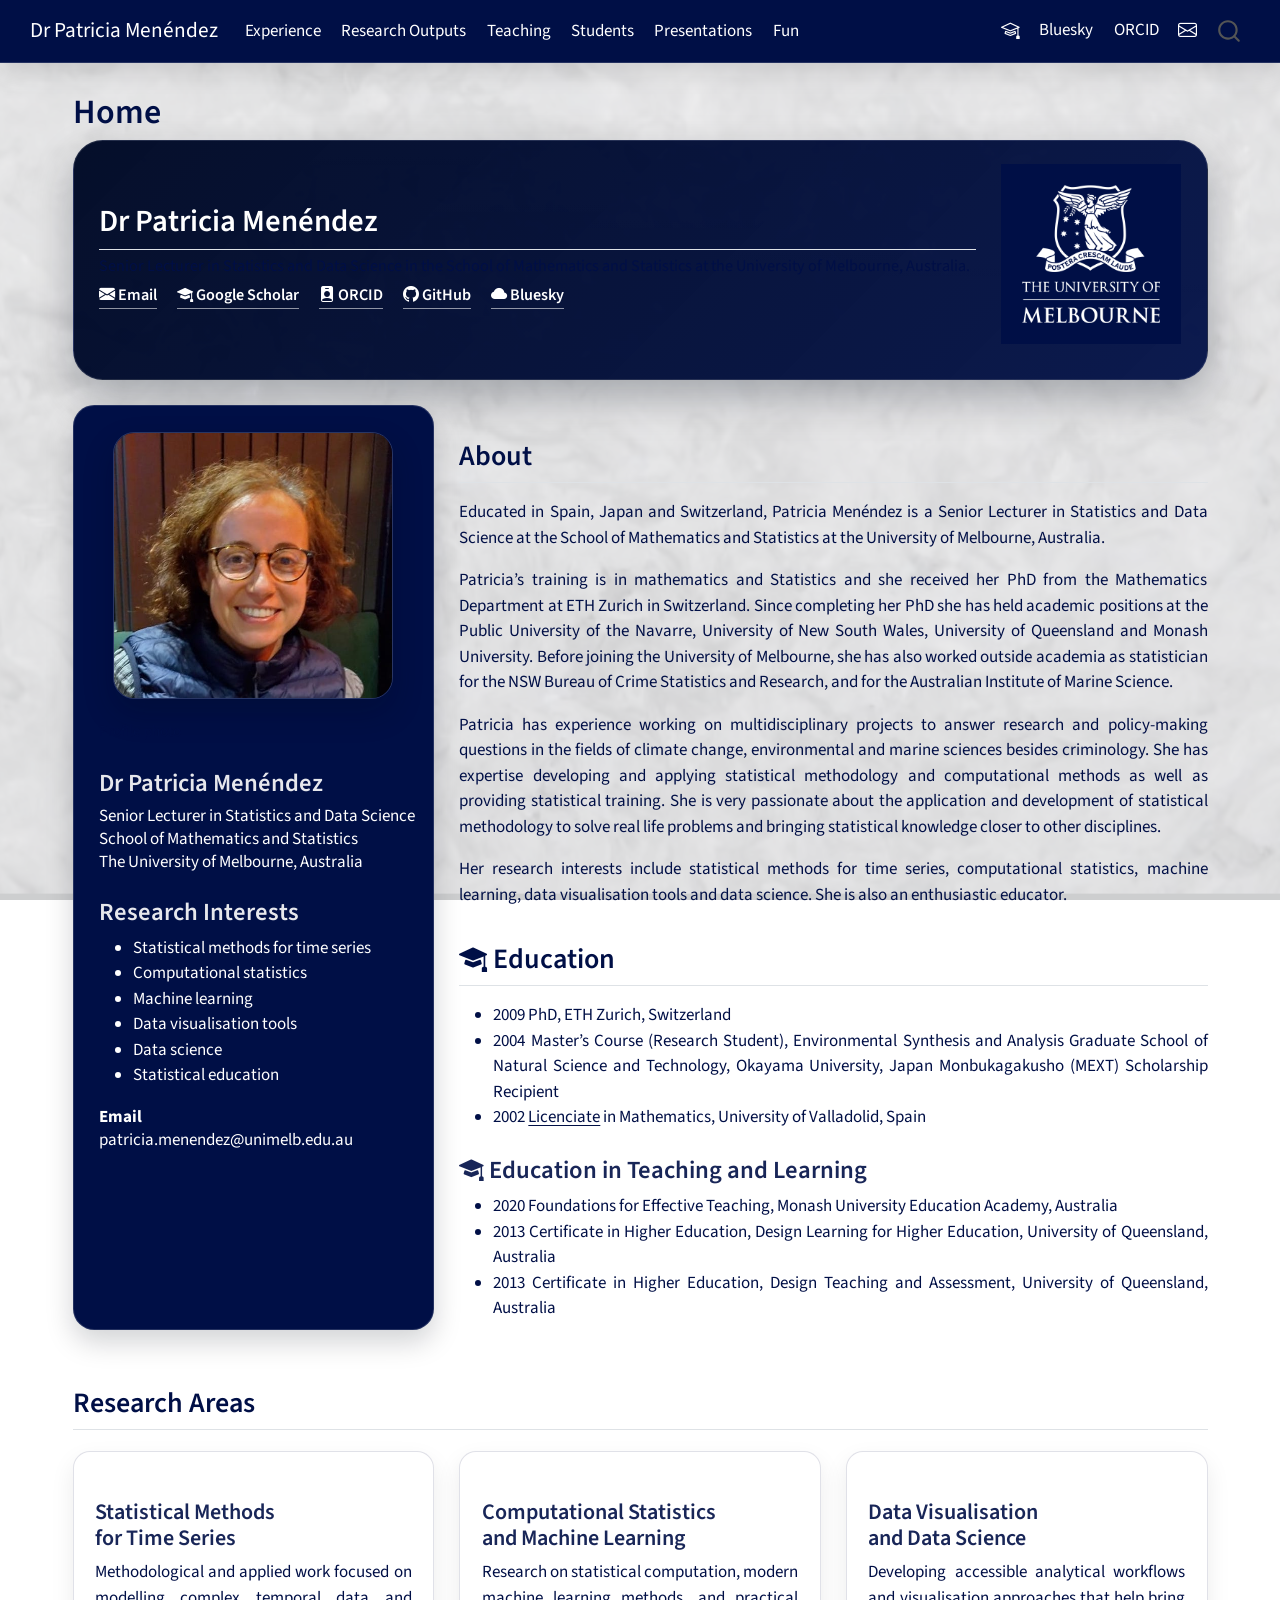
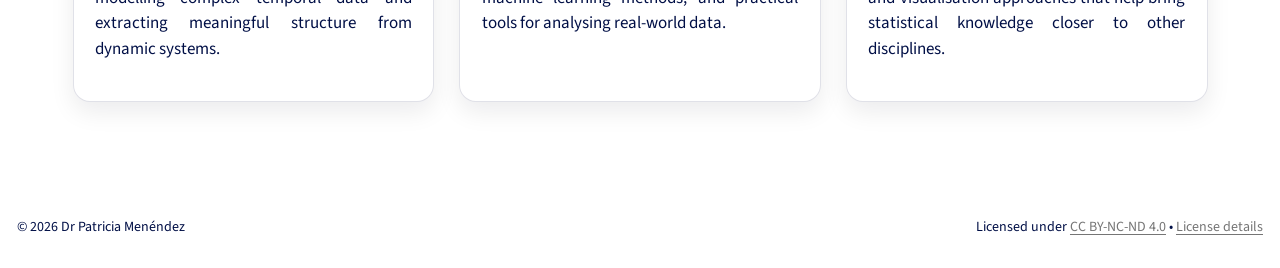
<file: index.html>
<!DOCTYPE html>
<html xmlns="http://www.w3.org/1999/xhtml" lang="en" xml:lang="en"><head>

<meta charset="utf-8">
<meta name="generator" content="quarto-1.9.37">

<meta name="viewport" content="width=device-width, initial-scale=1.0, user-scalable=yes">


<title>Home – Dr Patricia Menéndez</title>
<style>
/* Default styles provided by pandoc.
** See https://pandoc.org/MANUAL.html#variables-for-html for config info.
*/
code{white-space: pre-wrap;}
span.smallcaps{font-variant: small-caps;}
div.columns{display: flex; gap: min(4vw, 1.5em);}
div.column{flex: auto; overflow-x: auto;}
div.hanging-indent{margin-left: 1.5em; text-indent: -1.5em;}
ul.task-list{list-style: none;}
ul.task-list li input[type="checkbox"] {
  width: 0.8em;
  margin: 0 0.8em 0.2em -1em; /* quarto-specific, see https://github.com/quarto-dev/quarto-cli/issues/4556 */ 
  vertical-align: middle;
}
</style>


<script src="site_libs/quarto-nav/quarto-nav.js"></script>
<script src="site_libs/quarto-nav/headroom.min.js"></script>
<script src="site_libs/clipboard/clipboard.min.js"></script>
<script src="site_libs/quarto-search/autocomplete.umd.js"></script>
<script src="site_libs/quarto-search/fuse.min.js"></script>
<script src="site_libs/quarto-search/quarto-search.js"></script>
<meta name="quarto:offset" content="./">
<script src="site_libs/quarto-html/quarto.js" type="module"></script>
<script src="site_libs/quarto-html/tabsets/tabsets.js" type="module"></script>
<script src="site_libs/quarto-html/popper.min.js"></script>
<script src="site_libs/quarto-html/tippy.umd.min.js"></script>
<script src="site_libs/quarto-html/anchor.min.js"></script>
<link href="site_libs/quarto-html/tippy.css" rel="stylesheet">
<link href="site_libs/quarto-html/quarto-syntax-highlighting-7f8f88aac4f3542376d5c11b86a4c14d.css" rel="stylesheet" id="quarto-text-highlighting-styles">
<script src="site_libs/bootstrap/bootstrap.min.js"></script>
<link href="site_libs/bootstrap/bootstrap-icons.css" rel="stylesheet">
<link href="site_libs/bootstrap/bootstrap-4897d45d2f75ed4f519693be625836c5.min.css" rel="stylesheet" append-hash="true" id="quarto-bootstrap" data-mode="light">
<script id="quarto-search-options" type="application/json">{
  "location": "navbar",
  "copy-button": false,
  "collapse-after": 3,
  "panel-placement": "end",
  "type": "overlay",
  "limit": 50,
  "keyboard-shortcut": [
    "f",
    "/",
    "s"
  ],
  "show-item-context": false,
  "language": {
    "search-no-results-text": "No results",
    "search-matching-documents-text": "matching documents",
    "search-copy-link-title": "Copy link to search",
    "search-hide-matches-text": "Hide additional matches",
    "search-more-match-text": "more match in this document",
    "search-more-matches-text": "more matches in this document",
    "search-clear-button-title": "Clear",
    "search-text-placeholder": "",
    "search-detached-cancel-button-title": "Cancel",
    "search-submit-button-title": "Submit",
    "search-label": "Search"
  }
}</script>
<style>html{ scroll-behavior: smooth; }</style>


<link rel="stylesheet" href="styles.css">
</head>

<body class="nav-fixed quarto-light">

<div id="quarto-search-results"></div>
  <header id="quarto-header" class="headroom fixed-top">
    <nav class="navbar navbar-expand-lg " data-bs-theme="dark">
      <div class="navbar-container container-fluid">
      <div class="navbar-brand-container mx-auto">
    <a class="navbar-brand" href="./index.html">
    <span class="navbar-title">Dr Patricia Menéndez</span>
    </a>
  </div>
            <div id="quarto-search" class="" title="Search"></div>
          <button class="navbar-toggler" type="button" data-bs-toggle="collapse" data-bs-target="#navbarCollapse" aria-controls="navbarCollapse" role="menu" aria-expanded="false" aria-label="Toggle navigation" onclick="if (window.quartoToggleHeadroom) { window.quartoToggleHeadroom(); }">
  <span class="navbar-toggler-icon"></span>
</button>
          <div class="collapse navbar-collapse" id="navbarCollapse">
            <ul class="navbar-nav navbar-nav-scroll me-auto">
  <li class="nav-item">
    <a class="nav-link" href="./experience.html"> 
<span class="menu-text">Experience</span></a>
  </li>  
  <li class="nav-item">
    <a class="nav-link" href="./publications.html"> 
<span class="menu-text">Research Outputs</span></a>
  </li>  
  <li class="nav-item">
    <a class="nav-link" href="./teaching.html"> 
<span class="menu-text">Teaching</span></a>
  </li>  
  <li class="nav-item">
    <a class="nav-link" href="./students.html"> 
<span class="menu-text">Students</span></a>
  </li>  
  <li class="nav-item">
    <a class="nav-link" href="./presentations.html"> 
<span class="menu-text">Presentations</span></a>
  </li>  
  <li class="nav-item">
    <a class="nav-link" href="./hobbies.html"> 
<span class="menu-text">Fun</span></a>
  </li>  
</ul>
            <ul class="navbar-nav navbar-nav-scroll ms-auto">
  <li class="nav-item compact">
    <a class="nav-link" href="https://scholar.google.com/citations?user=6ynCG1MAAAAJ&amp;hl=en"> <i class="bi bi-mortarboard" role="img" aria-label="Google Scholar">
</i> 
<span class="menu-text"></span></a>
  </li>  
  <li class="nav-item">
    <a class="nav-link" href="https://bsky.app/profile/patriciamenendez.bsky.social"> 
<span class="menu-text">Bluesky</span></a>
  </li>  
  <li class="nav-item">
    <a class="nav-link" href="https://orcid.org/0000-0003-0701-6315"> 
<span class="menu-text">ORCID</span></a>
  </li>  
  <li class="nav-item compact">
    <a class="nav-link" href="mailto:patricia.menendez@unimelb.edu.au"> <i class="bi bi-envelope" role="img" aria-label="Email">
</i> 
<span class="menu-text"></span></a>
  </li>  
</ul>
          </div> <!-- /navcollapse -->
            <div class="quarto-navbar-tools">
</div>
      </div> <!-- /container-fluid -->
    </nav>
</header>
<!-- content -->
<div id="quarto-content" class="quarto-container page-columns page-rows-contents page-layout-full page-navbar">
<!-- sidebar -->
<!-- margin-sidebar -->
    
<!-- main -->
<main class="content column-page" id="quarto-document-content">

<header id="title-block-header" class="quarto-title-block default">
<div class="quarto-title">
<h1 class="title">Home</h1>
</div>



<div class="quarto-title-meta column-page">

    
  
    
  </div>
  


</header>


<div class="home-page">
<div class="hero-banner">
<div class="hero-layout">
<section id="dr-patricia-menéndez" class="level2 hero-copy">
<h2 class="anchored" data-anchor-id="dr-patricia-menéndez">Dr Patricia Menéndez</h2>
<div class="hero-subtitle">
<p>Senior Lecturer in Statistics and Data Science in the School of Mathematics and Statistics at the University of Melbourne, Australia.</p>
</div>
<div class="hero-links">
<p><a href="mailto:patricia.menendez@unimelb.edu.au" class="hero-link"><i class="bi bi-envelope-fill"></i> Email</a> <a href="https://scholar.google.com/citations?user=6ynCG1MAAAAJ&amp;hl=en" class="hero-link"><i class="bi bi-mortarboard-fill"></i> Google Scholar</a> <a href="https://orcid.org/0000-0003-0701-6315" class="hero-link"><i class="bi bi-person-badge-fill"></i> ORCID</a> <a href="https://github.com/" class="hero-link"><i class="bi bi-github"></i> GitHub</a> <a href="https://bsky.app/profile/patriciamenendez.bsky.social" class="hero-link"><i class="bi bi-cloud-fill"></i> Bluesky</a></p>
</div>
</section>
<div class="hero-mark">
<p><img src="photos/uom-logo.png" alt="The University of Melbourne logo" class="uom-logo-hero"></p>
</div>
</div>
</div>
<div class="grid">
<div class="g-col-12 g-col-md-4">
<div class="profile-panel">
<div class="quarto-figure quarto-figure-center">
<figure class="figure">
<p><img src="photos/profile-photo.jpeg" class="profile-photo img-fluid figure-img"></p>
<figcaption>Profile photo</figcaption>
</figure>
</div>
<section id="dr-patricia-menéndez-1" class="level3">
<h3 class="anchored" data-anchor-id="dr-patricia-menéndez-1">Dr Patricia Menéndez</h3>
<div class="profile-title-lines">
<div>
Senior Lecturer in Statistics and Data Science
</div>
<div>
School of Mathematics and Statistics
</div>
<div>
The University of Melbourne, Australia
</div>
</div>
</section>
<section id="research-interests" class="level3">
<h3 class="anchored" data-anchor-id="research-interests">Research Interests</h3>
<ul>
<li>Statistical methods for time series</li>
<li>Computational statistics</li>
<li>Machine learning</li>
<li>Data visualisation tools</li>
<li>Data science</li>
<li>Statistical education</li>
</ul>
<div class="profile-meta">
<p><strong>Email</strong><br>
patricia.menendez@unimelb.edu.au</p>
</div>
</section>
</div>
</div>
<div class="g-col-12 g-col-md-8">
<section id="about" class="level2">
<h2 class="anchored" data-anchor-id="about">About</h2>
<p>Educated in Spain, Japan and Switzerland, Patricia Menéndez is a Senior Lecturer in Statistics and Data Science at the School of Mathematics and Statistics at the University of Melbourne, Australia.</p>
<p>Patricia’s training is in mathematics and Statistics and she received her PhD from the Mathematics Department at ETH Zurich in Switzerland. Since completing her PhD she has held academic positions at the Public University of the Navarre, University of New South Wales, University of Queensland and Monash University. Before joining the University of Melbourne, she has also worked outside academia as statistician for the NSW Bureau of Crime Statistics and Research, and for the Australian Institute of Marine Science.</p>
<p>Patricia has experience working on multidisciplinary projects to answer research and policy-making questions in the fields of climate change, environmental and marine sciences besides criminology. She has expertise developing and applying statistical methodology and computational methods as well as providing statistical training. She is very passionate about the application and development of statistical methodology to solve real life problems and bringing statistical knowledge closer to other disciplines.</p>
<p>Her research interests include statistical methods for time series, computational statistics, machine learning, data visualisation tools and data science. She is also an enthusiastic educator.</p>
</section>
<section id="education" class="level2">
<h2 class="anchored" data-anchor-id="education"><i class="bi bi-mortarboard-fill"></i> Education</h2>
<ul>
<li>2009 PhD, ETH Zurich, Switzerland</li>
<li>2004 Master’s Course (Research Student), Environmental Synthesis and Analysis Graduate School of Natural Science and Technology, Okayama University, Japan Monbukagakusho (MEXT) Scholarship Recipient</li>
<li>2002 <a href="https://en.wikipedia.org/wiki/Licentiate_(degree)">Licenciate</a> in Mathematics, University of Valladolid, Spain</li>
</ul>
<section id="education-in-teaching-and-learning" class="level3">
<h3 class="anchored" data-anchor-id="education-in-teaching-and-learning"><i class="bi bi-mortarboard-fill"></i> Education in Teaching and Learning</h3>
<ul>
<li>2020 Foundations for Effective Teaching, Monash University Education Academy, Australia</li>
<li>2013 Certificate in Higher Education, Design Learning for Higher Education, University of Queensland, Australia</li>
<li>2013 Certificate in Higher Education, Design Teaching and Assessment, University of Queensland, Australia</li>
</ul>
</section>
</section>
</div>
</div>
<section id="research-areas" class="level2">
<h2 class="anchored" data-anchor-id="research-areas">Research Areas</h2>
<div class="feature-grid">
<section id="statistical-methods-for-time-series" class="level3 feature-card">
<h3 class="anchored" data-anchor-id="statistical-methods-for-time-series">Statistical Methods for Time Series</h3>
<p>Methodological and applied work focused on modelling complex temporal data and extracting meaningful structure from dynamic systems.</p>
</section>
<section id="computational-statistics-and-machine-learning" class="level3 feature-card">
<h3 class="anchored" data-anchor-id="computational-statistics-and-machine-learning">Computational Statistics and Machine Learning</h3>
<p>Research on statistical computation, modern machine learning methods, and practical tools for analysing real-world data.</p>
</section>
<section id="data-visualisation-and-data-science" class="level3 feature-card">
<h3 class="anchored" data-anchor-id="data-visualisation-and-data-science">Data Visualisation and Data Science</h3>
<p>Developing accessible analytical workflows and visualisation approaches that help bring statistical knowledge closer to other disciplines.</p>
</section>
</div>
</section>
</div>



</main> <!-- /main -->
<script id="quarto-html-after-body" type="application/javascript">
  window.document.addEventListener("DOMContentLoaded", function (event) {
    const icon = "";
    const anchorJS = new window.AnchorJS();
    anchorJS.options = {
      placement: 'right',
      icon: icon
    };
    anchorJS.add('.anchored');
    const isCodeAnnotation = (el) => {
      for (const clz of el.classList) {
        if (clz.startsWith('code-annotation-')) {                     
          return true;
        }
      }
      return false;
    }
    const onCopySuccess = function(e) {
      // button target
      const button = e.trigger;
      // don't keep focus
      button.blur();
      // flash "checked"
      button.classList.add('code-copy-button-checked');
      var currentTitle = button.getAttribute("title");
      button.setAttribute("title", "Copied!");
      let tooltip;
      if (window.bootstrap) {
        button.setAttribute("data-bs-toggle", "tooltip");
        button.setAttribute("data-bs-placement", "left");
        button.setAttribute("data-bs-title", "Copied!");
        tooltip = new bootstrap.Tooltip(button, 
          { trigger: "manual", 
            customClass: "code-copy-button-tooltip",
            offset: [0, -8]});
        tooltip.show();    
      }
      setTimeout(function() {
        if (tooltip) {
          tooltip.hide();
          button.removeAttribute("data-bs-title");
          button.removeAttribute("data-bs-toggle");
          button.removeAttribute("data-bs-placement");
        }
        button.setAttribute("title", currentTitle);
        button.classList.remove('code-copy-button-checked');
      }, 1000);
      // clear code selection
      e.clearSelection();
    }
    const getTextToCopy = function(trigger) {
      const outerScaffold = trigger.parentElement.cloneNode(true);
      const codeEl = outerScaffold.querySelector('code');
      for (const childEl of codeEl.children) {
        if (isCodeAnnotation(childEl)) {
          childEl.remove();
        }
      }
      return codeEl.innerText;
    }
    const clipboard = new window.ClipboardJS('.code-copy-button:not([data-in-quarto-modal])', {
      text: getTextToCopy
    });
    clipboard.on('success', onCopySuccess);
    if (window.document.getElementById('quarto-embedded-source-code-modal')) {
      const clipboardModal = new window.ClipboardJS('.code-copy-button[data-in-quarto-modal]', {
        text: getTextToCopy,
        container: window.document.getElementById('quarto-embedded-source-code-modal')
      });
      clipboardModal.on('success', onCopySuccess);
    }
      var localhostRegex = new RegExp(/^(?:http|https):\/\/localhost\:?[0-9]*\//);
      var mailtoRegex = new RegExp(/^mailto:/);
        var filterRegex = new RegExp('/' + window.location.host + '/');
      var isInternal = (href) => {
          return filterRegex.test(href) || localhostRegex.test(href) || mailtoRegex.test(href);
      }
      // Inspect non-navigation links and adorn them if external
     var links = window.document.querySelectorAll('a[href]:not(.nav-link):not(.navbar-brand):not(.toc-action):not(.sidebar-link):not(.sidebar-item-toggle):not(.pagination-link):not(.no-external):not([aria-hidden]):not(.dropdown-item):not(.quarto-navigation-tool):not(.about-link)');
      for (var i=0; i<links.length; i++) {
        const link = links[i];
        if (!isInternal(link.href)) {
          // undo the damage that might have been done by quarto-nav.js in the case of
          // links that we want to consider external
          if (link.dataset.originalHref !== undefined) {
            link.href = link.dataset.originalHref;
          }
            // target, if specified
            link.setAttribute("target", "_blank");
            if (link.getAttribute("rel") === null) {
              link.setAttribute("rel", "noopener");
            }
        }
      }
    function tippyHover(el, contentFn, onTriggerFn, onUntriggerFn) {
      const config = {
        allowHTML: true,
        maxWidth: 500,
        delay: 100,
        arrow: false,
        appendTo: function(el) {
            return el.parentElement;
        },
        interactive: true,
        interactiveBorder: 10,
        theme: 'quarto',
        placement: 'bottom-start',
      };
      if (contentFn) {
        config.content = contentFn;
      }
      if (onTriggerFn) {
        config.onTrigger = onTriggerFn;
      }
      if (onUntriggerFn) {
        config.onUntrigger = onUntriggerFn;
      }
      window.tippy(el, config); 
    }
    const noterefs = window.document.querySelectorAll('a[role="doc-noteref"]');
    for (var i=0; i<noterefs.length; i++) {
      const ref = noterefs[i];
      tippyHover(ref, function() {
        // use id or data attribute instead here
        let href = ref.getAttribute('data-footnote-href') || ref.getAttribute('href');
        try { href = new URL(href).hash; } catch {}
        const id = href.replace(/^#\/?/, "");
        const note = window.document.getElementById(id);
        if (note) {
          return note.innerHTML;
        } else {
          return "";
        }
      });
    }
    const xrefs = window.document.querySelectorAll('a.quarto-xref');
    const processXRef = (id, note) => {
      // Strip column container classes
      const stripColumnClz = (el) => {
        el.classList.remove("page-full", "page-columns");
        if (el.children) {
          for (const child of el.children) {
            stripColumnClz(child);
          }
        }
      }
      stripColumnClz(note)
      if (id === null || id.startsWith('sec-')) {
        // Special case sections, only their first couple elements
        const container = document.createElement("div");
        if (note.children && note.children.length > 2) {
          container.appendChild(note.children[0].cloneNode(true));
          for (let i = 1; i < note.children.length; i++) {
            const child = note.children[i];
            if (child.tagName === "P" && child.innerText === "") {
              continue;
            } else {
              container.appendChild(child.cloneNode(true));
              break;
            }
          }
          if (window.Quarto?.typesetMath) {
            window.Quarto.typesetMath(container);
          }
          return container.innerHTML
        } else {
          if (window.Quarto?.typesetMath) {
            window.Quarto.typesetMath(note);
          }
          return note.innerHTML;
        }
      } else {
        // Remove any anchor links if they are present
        const anchorLink = note.querySelector('a.anchorjs-link');
        if (anchorLink) {
          anchorLink.remove();
        }
        if (window.Quarto?.typesetMath) {
          window.Quarto.typesetMath(note);
        }
        if (note.classList.contains("callout")) {
          return note.outerHTML;
        } else {
          return note.innerHTML;
        }
      }
    }
    for (var i=0; i<xrefs.length; i++) {
      const xref = xrefs[i];
      tippyHover(xref, undefined, function(instance) {
        instance.disable();
        let url = xref.getAttribute('href');
        let hash = undefined; 
        if (url.startsWith('#')) {
          hash = url;
        } else {
          try { hash = new URL(url).hash; } catch {}
        }
        if (hash) {
          const id = hash.replace(/^#\/?/, "");
          const note = window.document.getElementById(id);
          if (note !== null) {
            try {
              const html = processXRef(id, note.cloneNode(true));
              instance.setContent(html);
            } finally {
              instance.enable();
              instance.show();
            }
          } else {
            // See if we can fetch this
            fetch(url.split('#')[0])
            .then(res => res.text())
            .then(html => {
              const parser = new DOMParser();
              const htmlDoc = parser.parseFromString(html, "text/html");
              const note = htmlDoc.getElementById(id);
              if (note !== null) {
                const html = processXRef(id, note);
                instance.setContent(html);
              } 
            }).finally(() => {
              instance.enable();
              instance.show();
            });
          }
        } else {
          // See if we can fetch a full url (with no hash to target)
          // This is a special case and we should probably do some content thinning / targeting
          fetch(url)
          .then(res => res.text())
          .then(html => {
            const parser = new DOMParser();
            const htmlDoc = parser.parseFromString(html, "text/html");
            const note = htmlDoc.querySelector('main.content');
            if (note !== null) {
              // This should only happen for chapter cross references
              // (since there is no id in the URL)
              // remove the first header
              if (note.children.length > 0 && note.children[0].tagName === "HEADER") {
                note.children[0].remove();
              }
              const html = processXRef(null, note);
              instance.setContent(html);
            } 
          }).finally(() => {
            instance.enable();
            instance.show();
          });
        }
      }, function(instance) {
      });
    }
        let selectedAnnoteEl;
        const selectorForAnnotation = ( cell, annotation) => {
          let cellAttr = 'data-code-cell="' + cell + '"';
          let lineAttr = 'data-code-annotation="' +  annotation + '"';
          const selector = 'span[' + cellAttr + '][' + lineAttr + ']';
          return selector;
        }
        const selectCodeLines = (annoteEl) => {
          const doc = window.document;
          const targetCell = annoteEl.getAttribute("data-target-cell");
          const targetAnnotation = annoteEl.getAttribute("data-target-annotation");
          const annoteSpan = window.document.querySelector(selectorForAnnotation(targetCell, targetAnnotation));
          const lines = annoteSpan.getAttribute("data-code-lines").split(",");
          const lineIds = lines.map((line) => {
            return targetCell + "-" + line;
          })
          let top = null;
          let height = null;
          let parent = null;
          if (lineIds.length > 0) {
              //compute the position of the single el (top and bottom and make a div)
              const el = window.document.getElementById(lineIds[0]);
              top = el.offsetTop;
              height = el.offsetHeight;
              parent = el.parentElement.parentElement;
            if (lineIds.length > 1) {
              const lastEl = window.document.getElementById(lineIds[lineIds.length - 1]);
              const bottom = lastEl.offsetTop + lastEl.offsetHeight;
              height = bottom - top;
            }
            if (top !== null && height !== null && parent !== null) {
              // cook up a div (if necessary) and position it 
              let div = window.document.getElementById("code-annotation-line-highlight");
              if (div === null) {
                div = window.document.createElement("div");
                div.setAttribute("id", "code-annotation-line-highlight");
                div.style.position = 'absolute';
                parent.appendChild(div);
              }
              div.style.top = top - 2 + "px";
              div.style.height = height + 4 + "px";
              div.style.left = 0;
              let gutterDiv = window.document.getElementById("code-annotation-line-highlight-gutter");
              if (gutterDiv === null) {
                gutterDiv = window.document.createElement("div");
                gutterDiv.setAttribute("id", "code-annotation-line-highlight-gutter");
                gutterDiv.style.position = 'absolute';
                const codeCell = window.document.getElementById(targetCell);
                const gutter = codeCell.querySelector('.code-annotation-gutter');
                gutter.appendChild(gutterDiv);
              }
              gutterDiv.style.top = top - 2 + "px";
              gutterDiv.style.height = height + 4 + "px";
            }
            selectedAnnoteEl = annoteEl;
          }
        };
        const unselectCodeLines = () => {
          const elementsIds = ["code-annotation-line-highlight", "code-annotation-line-highlight-gutter"];
          elementsIds.forEach((elId) => {
            const div = window.document.getElementById(elId);
            if (div) {
              div.remove();
            }
          });
          selectedAnnoteEl = undefined;
        };
          // Handle positioning of the toggle
      window.addEventListener(
        "resize",
        throttle(() => {
          elRect = undefined;
          if (selectedAnnoteEl) {
            selectCodeLines(selectedAnnoteEl);
          }
        }, 10)
      );
      function throttle(fn, ms) {
      let throttle = false;
      let timer;
        return (...args) => {
          if(!throttle) { // first call gets through
              fn.apply(this, args);
              throttle = true;
          } else { // all the others get throttled
              if(timer) clearTimeout(timer); // cancel #2
              timer = setTimeout(() => {
                fn.apply(this, args);
                timer = throttle = false;
              }, ms);
          }
        };
      }
        // Attach click handler to the DT
        const annoteDls = window.document.querySelectorAll('dt[data-target-cell]');
        for (const annoteDlNode of annoteDls) {
          annoteDlNode.addEventListener('click', (event) => {
            const clickedEl = event.target;
            if (clickedEl !== selectedAnnoteEl) {
              unselectCodeLines();
              const activeEl = window.document.querySelector('dt[data-target-cell].code-annotation-active');
              if (activeEl) {
                activeEl.classList.remove('code-annotation-active');
              }
              selectCodeLines(clickedEl);
              clickedEl.classList.add('code-annotation-active');
            } else {
              // Unselect the line
              unselectCodeLines();
              clickedEl.classList.remove('code-annotation-active');
            }
          });
        }
    const findCites = (el) => {
      const parentEl = el.parentElement;
      if (parentEl) {
        const cites = parentEl.dataset.cites;
        if (cites) {
          return {
            el,
            cites: cites.split(' ')
          };
        } else {
          return findCites(el.parentElement)
        }
      } else {
        return undefined;
      }
    };
    var bibliorefs = window.document.querySelectorAll('a[role="doc-biblioref"]');
    for (var i=0; i<bibliorefs.length; i++) {
      const ref = bibliorefs[i];
      const citeInfo = findCites(ref);
      if (citeInfo) {
        tippyHover(citeInfo.el, function() {
          var popup = window.document.createElement('div');
          citeInfo.cites.forEach(function(cite) {
            var citeDiv = window.document.createElement('div');
            citeDiv.classList.add('hanging-indent');
            citeDiv.classList.add('csl-entry');
            var biblioDiv = window.document.getElementById('ref-' + cite);
            if (biblioDiv) {
              citeDiv.innerHTML = biblioDiv.innerHTML;
            }
            popup.appendChild(citeDiv);
          });
          return popup.innerHTML;
        });
      }
    }
  });
  </script>
</div> <!-- /content -->
<footer class="footer">
  <div class="nav-footer">
    <div class="nav-footer-left">
<p>© 2026 Dr Patricia Menéndez</p>
</div>   
    <div class="nav-footer-center">
      &nbsp;
    </div>
    <div class="nav-footer-right">
<p>Licensed under <a href="https://creativecommons.org/licenses/by-nc-nd/4.0/">CC BY-NC-ND 4.0</a> • <a href="./license.html">License details</a></p>
</div>
  </div>
</footer>




<script src="site_libs/quarto-html/zenscroll-min.js"></script>
</body></html>
</file>
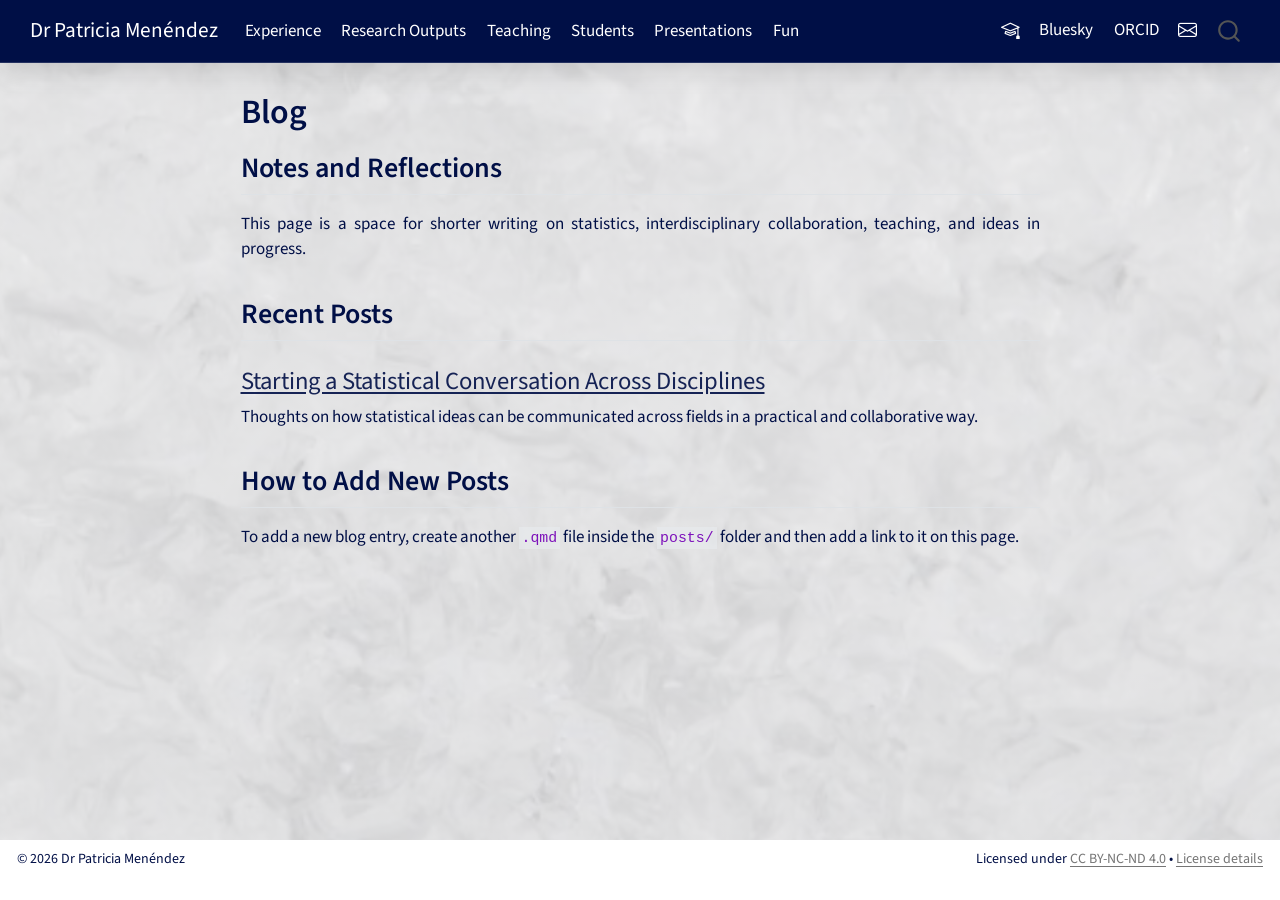
<file: blog.html>
<!DOCTYPE html>
<html xmlns="http://www.w3.org/1999/xhtml" lang="en" xml:lang="en"><head>

<meta charset="utf-8">
<meta name="generator" content="quarto-1.9.37">

<meta name="viewport" content="width=device-width, initial-scale=1.0, user-scalable=yes">


<title>Blog – Dr Patricia Menéndez</title>
<style>
/* Default styles provided by pandoc.
** See https://pandoc.org/MANUAL.html#variables-for-html for config info.
*/
code{white-space: pre-wrap;}
span.smallcaps{font-variant: small-caps;}
div.columns{display: flex; gap: min(4vw, 1.5em);}
div.column{flex: auto; overflow-x: auto;}
div.hanging-indent{margin-left: 1.5em; text-indent: -1.5em;}
ul.task-list{list-style: none;}
ul.task-list li input[type="checkbox"] {
  width: 0.8em;
  margin: 0 0.8em 0.2em -1em; /* quarto-specific, see https://github.com/quarto-dev/quarto-cli/issues/4556 */ 
  vertical-align: middle;
}
</style>


<script src="site_libs/quarto-nav/quarto-nav.js"></script>
<script src="site_libs/quarto-nav/headroom.min.js"></script>
<script src="site_libs/clipboard/clipboard.min.js"></script>
<script src="site_libs/quarto-search/autocomplete.umd.js"></script>
<script src="site_libs/quarto-search/fuse.min.js"></script>
<script src="site_libs/quarto-search/quarto-search.js"></script>
<meta name="quarto:offset" content="./">
<script src="site_libs/quarto-html/quarto.js" type="module"></script>
<script src="site_libs/quarto-html/tabsets/tabsets.js" type="module"></script>
<script src="site_libs/quarto-html/popper.min.js"></script>
<script src="site_libs/quarto-html/tippy.umd.min.js"></script>
<script src="site_libs/quarto-html/anchor.min.js"></script>
<link href="site_libs/quarto-html/tippy.css" rel="stylesheet">
<link href="site_libs/quarto-html/quarto-syntax-highlighting-7f8f88aac4f3542376d5c11b86a4c14d.css" rel="stylesheet" id="quarto-text-highlighting-styles">
<script src="site_libs/bootstrap/bootstrap.min.js"></script>
<link href="site_libs/bootstrap/bootstrap-icons.css" rel="stylesheet">
<link href="site_libs/bootstrap/bootstrap-4897d45d2f75ed4f519693be625836c5.min.css" rel="stylesheet" append-hash="true" id="quarto-bootstrap" data-mode="light">
<script id="quarto-search-options" type="application/json">{
  "location": "navbar",
  "copy-button": false,
  "collapse-after": 3,
  "panel-placement": "end",
  "type": "overlay",
  "limit": 50,
  "keyboard-shortcut": [
    "f",
    "/",
    "s"
  ],
  "show-item-context": false,
  "language": {
    "search-no-results-text": "No results",
    "search-matching-documents-text": "matching documents",
    "search-copy-link-title": "Copy link to search",
    "search-hide-matches-text": "Hide additional matches",
    "search-more-match-text": "more match in this document",
    "search-more-matches-text": "more matches in this document",
    "search-clear-button-title": "Clear",
    "search-text-placeholder": "",
    "search-detached-cancel-button-title": "Cancel",
    "search-submit-button-title": "Submit",
    "search-label": "Search"
  }
}</script>
<style>html{ scroll-behavior: smooth; }</style>


<link rel="stylesheet" href="styles.css">
</head>

<body class="nav-fixed fullcontent quarto-light">

<div id="quarto-search-results"></div>
  <header id="quarto-header" class="headroom fixed-top">
    <nav class="navbar navbar-expand-lg " data-bs-theme="dark">
      <div class="navbar-container container-fluid">
      <div class="navbar-brand-container mx-auto">
    <a class="navbar-brand" href="./index.html">
    <span class="navbar-title">Dr Patricia Menéndez</span>
    </a>
  </div>
            <div id="quarto-search" class="" title="Search"></div>
          <button class="navbar-toggler" type="button" data-bs-toggle="collapse" data-bs-target="#navbarCollapse" aria-controls="navbarCollapse" role="menu" aria-expanded="false" aria-label="Toggle navigation" onclick="if (window.quartoToggleHeadroom) { window.quartoToggleHeadroom(); }">
  <span class="navbar-toggler-icon"></span>
</button>
          <div class="collapse navbar-collapse" id="navbarCollapse">
            <ul class="navbar-nav navbar-nav-scroll me-auto">
  <li class="nav-item">
    <a class="nav-link" href="./experience.html"> 
<span class="menu-text">Experience</span></a>
  </li>  
  <li class="nav-item">
    <a class="nav-link" href="./publications.html"> 
<span class="menu-text">Research Outputs</span></a>
  </li>  
  <li class="nav-item">
    <a class="nav-link" href="./teaching.html"> 
<span class="menu-text">Teaching</span></a>
  </li>  
  <li class="nav-item">
    <a class="nav-link" href="./students.html"> 
<span class="menu-text">Students</span></a>
  </li>  
  <li class="nav-item">
    <a class="nav-link" href="./presentations.html"> 
<span class="menu-text">Presentations</span></a>
  </li>  
  <li class="nav-item">
    <a class="nav-link" href="./hobbies.html"> 
<span class="menu-text">Fun</span></a>
  </li>  
</ul>
            <ul class="navbar-nav navbar-nav-scroll ms-auto">
  <li class="nav-item compact">
    <a class="nav-link" href="https://scholar.google.com/citations?user=6ynCG1MAAAAJ&amp;hl=en"> <i class="bi bi-mortarboard" role="img" aria-label="Google Scholar">
</i> 
<span class="menu-text"></span></a>
  </li>  
  <li class="nav-item">
    <a class="nav-link" href="https://bsky.app/profile/patriciamenendez.bsky.social"> 
<span class="menu-text">Bluesky</span></a>
  </li>  
  <li class="nav-item">
    <a class="nav-link" href="https://orcid.org/0000-0003-0701-6315"> 
<span class="menu-text">ORCID</span></a>
  </li>  
  <li class="nav-item compact">
    <a class="nav-link" href="mailto:patricia.menendez@unimelb.edu.au"> <i class="bi bi-envelope" role="img" aria-label="Email">
</i> 
<span class="menu-text"></span></a>
  </li>  
</ul>
          </div> <!-- /navcollapse -->
            <div class="quarto-navbar-tools">
</div>
      </div> <!-- /container-fluid -->
    </nav>
</header>
<!-- content -->
<div id="quarto-content" class="quarto-container page-columns page-rows-contents page-layout-article page-navbar">
<!-- sidebar -->
<!-- margin-sidebar -->
    
<!-- main -->
<main class="content" id="quarto-document-content">

<header id="title-block-header" class="quarto-title-block default">
<div class="quarto-title">
<h1 class="title">Blog</h1>
</div>



<div class="quarto-title-meta">

    
  
    
  </div>
  


</header>


<section id="notes-and-reflections" class="level2">
<h2 class="anchored" data-anchor-id="notes-and-reflections">Notes and Reflections</h2>
<p>This page is a space for shorter writing on statistics, interdisciplinary collaboration, teaching, and ideas in progress.</p>
</section>
<section id="recent-posts" class="level2">
<h2 class="anchored" data-anchor-id="recent-posts">Recent Posts</h2>
<section id="starting-a-statistical-conversation-across-disciplines" class="level3">
<h3 class="anchored" data-anchor-id="starting-a-statistical-conversation-across-disciplines"><a href="./posts/starting-a-statistical-conversation.html">Starting a Statistical Conversation Across Disciplines</a></h3>
<p>Thoughts on how statistical ideas can be communicated across fields in a practical and collaborative way.</p>
</section>
</section>
<section id="how-to-add-new-posts" class="level2">
<h2 class="anchored" data-anchor-id="how-to-add-new-posts">How to Add New Posts</h2>
<p>To add a new blog entry, create another <code>.qmd</code> file inside the <code>posts/</code> folder and then add a link to it on this page.</p>


</section>

</main> <!-- /main -->
<script id="quarto-html-after-body" type="application/javascript">
  window.document.addEventListener("DOMContentLoaded", function (event) {
    const icon = "";
    const anchorJS = new window.AnchorJS();
    anchorJS.options = {
      placement: 'right',
      icon: icon
    };
    anchorJS.add('.anchored');
    const isCodeAnnotation = (el) => {
      for (const clz of el.classList) {
        if (clz.startsWith('code-annotation-')) {                     
          return true;
        }
      }
      return false;
    }
    const onCopySuccess = function(e) {
      // button target
      const button = e.trigger;
      // don't keep focus
      button.blur();
      // flash "checked"
      button.classList.add('code-copy-button-checked');
      var currentTitle = button.getAttribute("title");
      button.setAttribute("title", "Copied!");
      let tooltip;
      if (window.bootstrap) {
        button.setAttribute("data-bs-toggle", "tooltip");
        button.setAttribute("data-bs-placement", "left");
        button.setAttribute("data-bs-title", "Copied!");
        tooltip = new bootstrap.Tooltip(button, 
          { trigger: "manual", 
            customClass: "code-copy-button-tooltip",
            offset: [0, -8]});
        tooltip.show();    
      }
      setTimeout(function() {
        if (tooltip) {
          tooltip.hide();
          button.removeAttribute("data-bs-title");
          button.removeAttribute("data-bs-toggle");
          button.removeAttribute("data-bs-placement");
        }
        button.setAttribute("title", currentTitle);
        button.classList.remove('code-copy-button-checked');
      }, 1000);
      // clear code selection
      e.clearSelection();
    }
    const getTextToCopy = function(trigger) {
      const outerScaffold = trigger.parentElement.cloneNode(true);
      const codeEl = outerScaffold.querySelector('code');
      for (const childEl of codeEl.children) {
        if (isCodeAnnotation(childEl)) {
          childEl.remove();
        }
      }
      return codeEl.innerText;
    }
    const clipboard = new window.ClipboardJS('.code-copy-button:not([data-in-quarto-modal])', {
      text: getTextToCopy
    });
    clipboard.on('success', onCopySuccess);
    if (window.document.getElementById('quarto-embedded-source-code-modal')) {
      const clipboardModal = new window.ClipboardJS('.code-copy-button[data-in-quarto-modal]', {
        text: getTextToCopy,
        container: window.document.getElementById('quarto-embedded-source-code-modal')
      });
      clipboardModal.on('success', onCopySuccess);
    }
      var localhostRegex = new RegExp(/^(?:http|https):\/\/localhost\:?[0-9]*\//);
      var mailtoRegex = new RegExp(/^mailto:/);
        var filterRegex = new RegExp('/' + window.location.host + '/');
      var isInternal = (href) => {
          return filterRegex.test(href) || localhostRegex.test(href) || mailtoRegex.test(href);
      }
      // Inspect non-navigation links and adorn them if external
     var links = window.document.querySelectorAll('a[href]:not(.nav-link):not(.navbar-brand):not(.toc-action):not(.sidebar-link):not(.sidebar-item-toggle):not(.pagination-link):not(.no-external):not([aria-hidden]):not(.dropdown-item):not(.quarto-navigation-tool):not(.about-link)');
      for (var i=0; i<links.length; i++) {
        const link = links[i];
        if (!isInternal(link.href)) {
          // undo the damage that might have been done by quarto-nav.js in the case of
          // links that we want to consider external
          if (link.dataset.originalHref !== undefined) {
            link.href = link.dataset.originalHref;
          }
            // target, if specified
            link.setAttribute("target", "_blank");
            if (link.getAttribute("rel") === null) {
              link.setAttribute("rel", "noopener");
            }
        }
      }
    function tippyHover(el, contentFn, onTriggerFn, onUntriggerFn) {
      const config = {
        allowHTML: true,
        maxWidth: 500,
        delay: 100,
        arrow: false,
        appendTo: function(el) {
            return el.parentElement;
        },
        interactive: true,
        interactiveBorder: 10,
        theme: 'quarto',
        placement: 'bottom-start',
      };
      if (contentFn) {
        config.content = contentFn;
      }
      if (onTriggerFn) {
        config.onTrigger = onTriggerFn;
      }
      if (onUntriggerFn) {
        config.onUntrigger = onUntriggerFn;
      }
      window.tippy(el, config); 
    }
    const noterefs = window.document.querySelectorAll('a[role="doc-noteref"]');
    for (var i=0; i<noterefs.length; i++) {
      const ref = noterefs[i];
      tippyHover(ref, function() {
        // use id or data attribute instead here
        let href = ref.getAttribute('data-footnote-href') || ref.getAttribute('href');
        try { href = new URL(href).hash; } catch {}
        const id = href.replace(/^#\/?/, "");
        const note = window.document.getElementById(id);
        if (note) {
          return note.innerHTML;
        } else {
          return "";
        }
      });
    }
    const xrefs = window.document.querySelectorAll('a.quarto-xref');
    const processXRef = (id, note) => {
      // Strip column container classes
      const stripColumnClz = (el) => {
        el.classList.remove("page-full", "page-columns");
        if (el.children) {
          for (const child of el.children) {
            stripColumnClz(child);
          }
        }
      }
      stripColumnClz(note)
      if (id === null || id.startsWith('sec-')) {
        // Special case sections, only their first couple elements
        const container = document.createElement("div");
        if (note.children && note.children.length > 2) {
          container.appendChild(note.children[0].cloneNode(true));
          for (let i = 1; i < note.children.length; i++) {
            const child = note.children[i];
            if (child.tagName === "P" && child.innerText === "") {
              continue;
            } else {
              container.appendChild(child.cloneNode(true));
              break;
            }
          }
          if (window.Quarto?.typesetMath) {
            window.Quarto.typesetMath(container);
          }
          return container.innerHTML
        } else {
          if (window.Quarto?.typesetMath) {
            window.Quarto.typesetMath(note);
          }
          return note.innerHTML;
        }
      } else {
        // Remove any anchor links if they are present
        const anchorLink = note.querySelector('a.anchorjs-link');
        if (anchorLink) {
          anchorLink.remove();
        }
        if (window.Quarto?.typesetMath) {
          window.Quarto.typesetMath(note);
        }
        if (note.classList.contains("callout")) {
          return note.outerHTML;
        } else {
          return note.innerHTML;
        }
      }
    }
    for (var i=0; i<xrefs.length; i++) {
      const xref = xrefs[i];
      tippyHover(xref, undefined, function(instance) {
        instance.disable();
        let url = xref.getAttribute('href');
        let hash = undefined; 
        if (url.startsWith('#')) {
          hash = url;
        } else {
          try { hash = new URL(url).hash; } catch {}
        }
        if (hash) {
          const id = hash.replace(/^#\/?/, "");
          const note = window.document.getElementById(id);
          if (note !== null) {
            try {
              const html = processXRef(id, note.cloneNode(true));
              instance.setContent(html);
            } finally {
              instance.enable();
              instance.show();
            }
          } else {
            // See if we can fetch this
            fetch(url.split('#')[0])
            .then(res => res.text())
            .then(html => {
              const parser = new DOMParser();
              const htmlDoc = parser.parseFromString(html, "text/html");
              const note = htmlDoc.getElementById(id);
              if (note !== null) {
                const html = processXRef(id, note);
                instance.setContent(html);
              } 
            }).finally(() => {
              instance.enable();
              instance.show();
            });
          }
        } else {
          // See if we can fetch a full url (with no hash to target)
          // This is a special case and we should probably do some content thinning / targeting
          fetch(url)
          .then(res => res.text())
          .then(html => {
            const parser = new DOMParser();
            const htmlDoc = parser.parseFromString(html, "text/html");
            const note = htmlDoc.querySelector('main.content');
            if (note !== null) {
              // This should only happen for chapter cross references
              // (since there is no id in the URL)
              // remove the first header
              if (note.children.length > 0 && note.children[0].tagName === "HEADER") {
                note.children[0].remove();
              }
              const html = processXRef(null, note);
              instance.setContent(html);
            } 
          }).finally(() => {
            instance.enable();
            instance.show();
          });
        }
      }, function(instance) {
      });
    }
        let selectedAnnoteEl;
        const selectorForAnnotation = ( cell, annotation) => {
          let cellAttr = 'data-code-cell="' + cell + '"';
          let lineAttr = 'data-code-annotation="' +  annotation + '"';
          const selector = 'span[' + cellAttr + '][' + lineAttr + ']';
          return selector;
        }
        const selectCodeLines = (annoteEl) => {
          const doc = window.document;
          const targetCell = annoteEl.getAttribute("data-target-cell");
          const targetAnnotation = annoteEl.getAttribute("data-target-annotation");
          const annoteSpan = window.document.querySelector(selectorForAnnotation(targetCell, targetAnnotation));
          const lines = annoteSpan.getAttribute("data-code-lines").split(",");
          const lineIds = lines.map((line) => {
            return targetCell + "-" + line;
          })
          let top = null;
          let height = null;
          let parent = null;
          if (lineIds.length > 0) {
              //compute the position of the single el (top and bottom and make a div)
              const el = window.document.getElementById(lineIds[0]);
              top = el.offsetTop;
              height = el.offsetHeight;
              parent = el.parentElement.parentElement;
            if (lineIds.length > 1) {
              const lastEl = window.document.getElementById(lineIds[lineIds.length - 1]);
              const bottom = lastEl.offsetTop + lastEl.offsetHeight;
              height = bottom - top;
            }
            if (top !== null && height !== null && parent !== null) {
              // cook up a div (if necessary) and position it 
              let div = window.document.getElementById("code-annotation-line-highlight");
              if (div === null) {
                div = window.document.createElement("div");
                div.setAttribute("id", "code-annotation-line-highlight");
                div.style.position = 'absolute';
                parent.appendChild(div);
              }
              div.style.top = top - 2 + "px";
              div.style.height = height + 4 + "px";
              div.style.left = 0;
              let gutterDiv = window.document.getElementById("code-annotation-line-highlight-gutter");
              if (gutterDiv === null) {
                gutterDiv = window.document.createElement("div");
                gutterDiv.setAttribute("id", "code-annotation-line-highlight-gutter");
                gutterDiv.style.position = 'absolute';
                const codeCell = window.document.getElementById(targetCell);
                const gutter = codeCell.querySelector('.code-annotation-gutter');
                gutter.appendChild(gutterDiv);
              }
              gutterDiv.style.top = top - 2 + "px";
              gutterDiv.style.height = height + 4 + "px";
            }
            selectedAnnoteEl = annoteEl;
          }
        };
        const unselectCodeLines = () => {
          const elementsIds = ["code-annotation-line-highlight", "code-annotation-line-highlight-gutter"];
          elementsIds.forEach((elId) => {
            const div = window.document.getElementById(elId);
            if (div) {
              div.remove();
            }
          });
          selectedAnnoteEl = undefined;
        };
          // Handle positioning of the toggle
      window.addEventListener(
        "resize",
        throttle(() => {
          elRect = undefined;
          if (selectedAnnoteEl) {
            selectCodeLines(selectedAnnoteEl);
          }
        }, 10)
      );
      function throttle(fn, ms) {
      let throttle = false;
      let timer;
        return (...args) => {
          if(!throttle) { // first call gets through
              fn.apply(this, args);
              throttle = true;
          } else { // all the others get throttled
              if(timer) clearTimeout(timer); // cancel #2
              timer = setTimeout(() => {
                fn.apply(this, args);
                timer = throttle = false;
              }, ms);
          }
        };
      }
        // Attach click handler to the DT
        const annoteDls = window.document.querySelectorAll('dt[data-target-cell]');
        for (const annoteDlNode of annoteDls) {
          annoteDlNode.addEventListener('click', (event) => {
            const clickedEl = event.target;
            if (clickedEl !== selectedAnnoteEl) {
              unselectCodeLines();
              const activeEl = window.document.querySelector('dt[data-target-cell].code-annotation-active');
              if (activeEl) {
                activeEl.classList.remove('code-annotation-active');
              }
              selectCodeLines(clickedEl);
              clickedEl.classList.add('code-annotation-active');
            } else {
              // Unselect the line
              unselectCodeLines();
              clickedEl.classList.remove('code-annotation-active');
            }
          });
        }
    const findCites = (el) => {
      const parentEl = el.parentElement;
      if (parentEl) {
        const cites = parentEl.dataset.cites;
        if (cites) {
          return {
            el,
            cites: cites.split(' ')
          };
        } else {
          return findCites(el.parentElement)
        }
      } else {
        return undefined;
      }
    };
    var bibliorefs = window.document.querySelectorAll('a[role="doc-biblioref"]');
    for (var i=0; i<bibliorefs.length; i++) {
      const ref = bibliorefs[i];
      const citeInfo = findCites(ref);
      if (citeInfo) {
        tippyHover(citeInfo.el, function() {
          var popup = window.document.createElement('div');
          citeInfo.cites.forEach(function(cite) {
            var citeDiv = window.document.createElement('div');
            citeDiv.classList.add('hanging-indent');
            citeDiv.classList.add('csl-entry');
            var biblioDiv = window.document.getElementById('ref-' + cite);
            if (biblioDiv) {
              citeDiv.innerHTML = biblioDiv.innerHTML;
            }
            popup.appendChild(citeDiv);
          });
          return popup.innerHTML;
        });
      }
    }
  });
  </script>
</div> <!-- /content -->
<footer class="footer">
  <div class="nav-footer">
    <div class="nav-footer-left">
<p>© 2026 Dr Patricia Menéndez</p>
</div>   
    <div class="nav-footer-center">
      &nbsp;
    </div>
    <div class="nav-footer-right">
<p>Licensed under <a href="https://creativecommons.org/licenses/by-nc-nd/4.0/">CC BY-NC-ND 4.0</a> • <a href="./license.html">License details</a></p>
</div>
  </div>
</footer>




<script src="site_libs/quarto-html/zenscroll-min.js"></script>
</body></html>
</file>
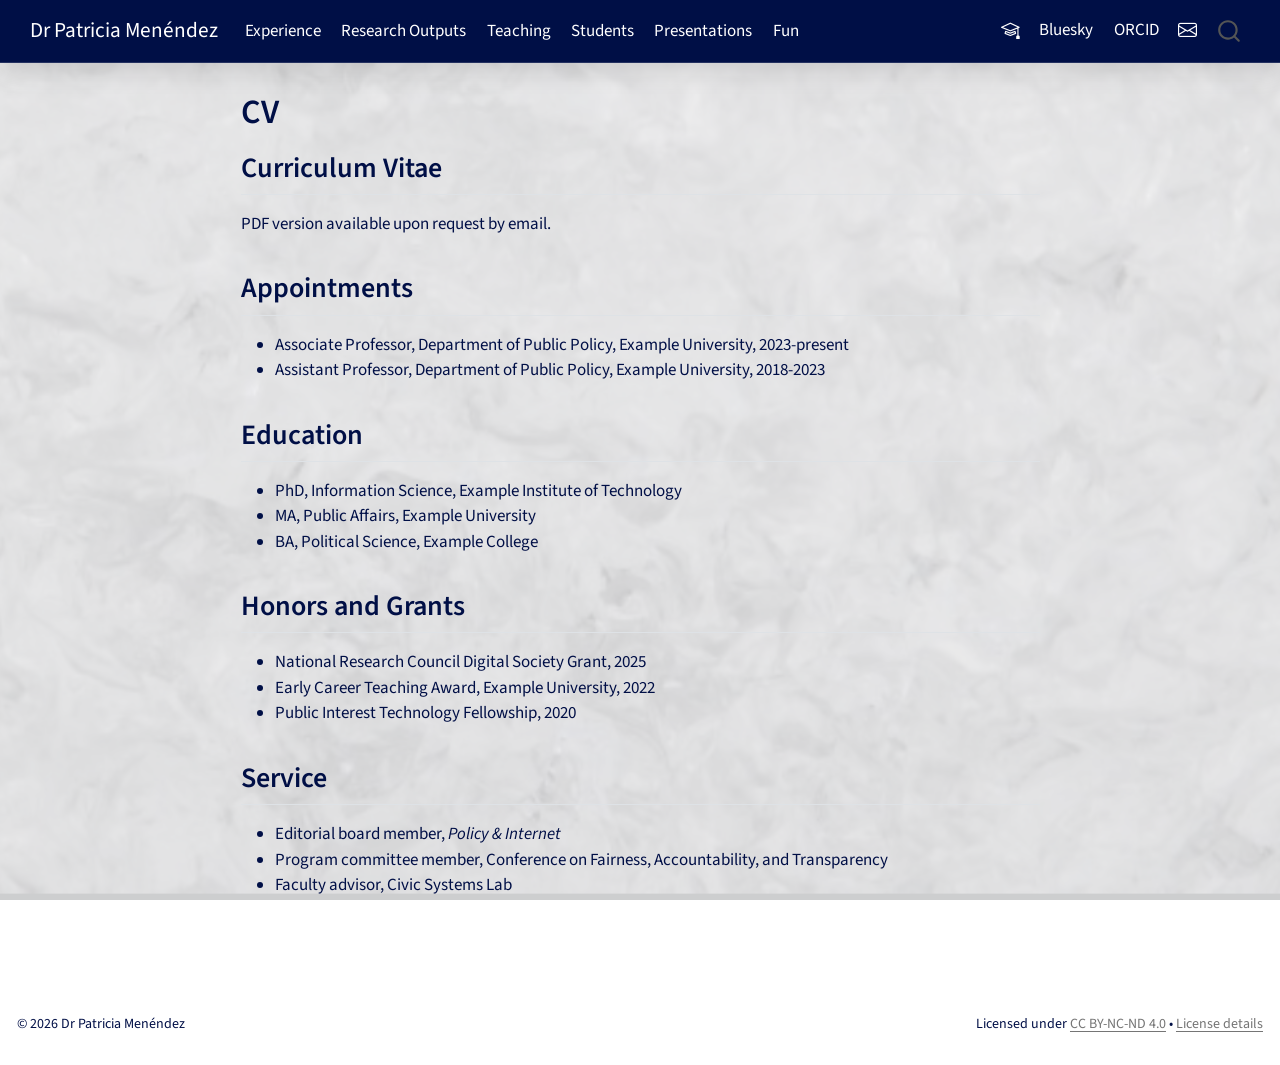
<file: cv.html>
<!DOCTYPE html>
<html xmlns="http://www.w3.org/1999/xhtml" lang="en" xml:lang="en"><head>

<meta charset="utf-8">
<meta name="generator" content="quarto-1.9.37">

<meta name="viewport" content="width=device-width, initial-scale=1.0, user-scalable=yes">


<title>CV – Dr Patricia Menéndez</title>
<style>
/* Default styles provided by pandoc.
** See https://pandoc.org/MANUAL.html#variables-for-html for config info.
*/
code{white-space: pre-wrap;}
span.smallcaps{font-variant: small-caps;}
div.columns{display: flex; gap: min(4vw, 1.5em);}
div.column{flex: auto; overflow-x: auto;}
div.hanging-indent{margin-left: 1.5em; text-indent: -1.5em;}
ul.task-list{list-style: none;}
ul.task-list li input[type="checkbox"] {
  width: 0.8em;
  margin: 0 0.8em 0.2em -1em; /* quarto-specific, see https://github.com/quarto-dev/quarto-cli/issues/4556 */ 
  vertical-align: middle;
}
</style>


<script src="site_libs/quarto-nav/quarto-nav.js"></script>
<script src="site_libs/quarto-nav/headroom.min.js"></script>
<script src="site_libs/clipboard/clipboard.min.js"></script>
<script src="site_libs/quarto-search/autocomplete.umd.js"></script>
<script src="site_libs/quarto-search/fuse.min.js"></script>
<script src="site_libs/quarto-search/quarto-search.js"></script>
<meta name="quarto:offset" content="./">
<script src="site_libs/quarto-html/quarto.js" type="module"></script>
<script src="site_libs/quarto-html/tabsets/tabsets.js" type="module"></script>
<script src="site_libs/quarto-html/popper.min.js"></script>
<script src="site_libs/quarto-html/tippy.umd.min.js"></script>
<script src="site_libs/quarto-html/anchor.min.js"></script>
<link href="site_libs/quarto-html/tippy.css" rel="stylesheet">
<link href="site_libs/quarto-html/quarto-syntax-highlighting-7f8f88aac4f3542376d5c11b86a4c14d.css" rel="stylesheet" id="quarto-text-highlighting-styles">
<script src="site_libs/bootstrap/bootstrap.min.js"></script>
<link href="site_libs/bootstrap/bootstrap-icons.css" rel="stylesheet">
<link href="site_libs/bootstrap/bootstrap-4897d45d2f75ed4f519693be625836c5.min.css" rel="stylesheet" append-hash="true" id="quarto-bootstrap" data-mode="light">
<script id="quarto-search-options" type="application/json">{
  "location": "navbar",
  "copy-button": false,
  "collapse-after": 3,
  "panel-placement": "end",
  "type": "overlay",
  "limit": 50,
  "keyboard-shortcut": [
    "f",
    "/",
    "s"
  ],
  "show-item-context": false,
  "language": {
    "search-no-results-text": "No results",
    "search-matching-documents-text": "matching documents",
    "search-copy-link-title": "Copy link to search",
    "search-hide-matches-text": "Hide additional matches",
    "search-more-match-text": "more match in this document",
    "search-more-matches-text": "more matches in this document",
    "search-clear-button-title": "Clear",
    "search-text-placeholder": "",
    "search-detached-cancel-button-title": "Cancel",
    "search-submit-button-title": "Submit",
    "search-label": "Search"
  }
}</script>
<style>html{ scroll-behavior: smooth; }</style>


<link rel="stylesheet" href="styles.css">
</head>

<body class="nav-fixed fullcontent quarto-light">

<div id="quarto-search-results"></div>
  <header id="quarto-header" class="headroom fixed-top">
    <nav class="navbar navbar-expand-lg " data-bs-theme="dark">
      <div class="navbar-container container-fluid">
      <div class="navbar-brand-container mx-auto">
    <a class="navbar-brand" href="./index.html">
    <span class="navbar-title">Dr Patricia Menéndez</span>
    </a>
  </div>
            <div id="quarto-search" class="" title="Search"></div>
          <button class="navbar-toggler" type="button" data-bs-toggle="collapse" data-bs-target="#navbarCollapse" aria-controls="navbarCollapse" role="menu" aria-expanded="false" aria-label="Toggle navigation" onclick="if (window.quartoToggleHeadroom) { window.quartoToggleHeadroom(); }">
  <span class="navbar-toggler-icon"></span>
</button>
          <div class="collapse navbar-collapse" id="navbarCollapse">
            <ul class="navbar-nav navbar-nav-scroll me-auto">
  <li class="nav-item">
    <a class="nav-link" href="./experience.html"> 
<span class="menu-text">Experience</span></a>
  </li>  
  <li class="nav-item">
    <a class="nav-link" href="./publications.html"> 
<span class="menu-text">Research Outputs</span></a>
  </li>  
  <li class="nav-item">
    <a class="nav-link" href="./teaching.html"> 
<span class="menu-text">Teaching</span></a>
  </li>  
  <li class="nav-item">
    <a class="nav-link" href="./students.html"> 
<span class="menu-text">Students</span></a>
  </li>  
  <li class="nav-item">
    <a class="nav-link" href="./presentations.html"> 
<span class="menu-text">Presentations</span></a>
  </li>  
  <li class="nav-item">
    <a class="nav-link" href="./hobbies.html"> 
<span class="menu-text">Fun</span></a>
  </li>  
</ul>
            <ul class="navbar-nav navbar-nav-scroll ms-auto">
  <li class="nav-item compact">
    <a class="nav-link" href="https://scholar.google.com/citations?user=6ynCG1MAAAAJ&amp;hl=en"> <i class="bi bi-mortarboard" role="img" aria-label="Google Scholar">
</i> 
<span class="menu-text"></span></a>
  </li>  
  <li class="nav-item">
    <a class="nav-link" href="https://bsky.app/profile/patriciamenendez.bsky.social"> 
<span class="menu-text">Bluesky</span></a>
  </li>  
  <li class="nav-item">
    <a class="nav-link" href="https://orcid.org/0000-0003-0701-6315"> 
<span class="menu-text">ORCID</span></a>
  </li>  
  <li class="nav-item compact">
    <a class="nav-link" href="mailto:patricia.menendez@unimelb.edu.au"> <i class="bi bi-envelope" role="img" aria-label="Email">
</i> 
<span class="menu-text"></span></a>
  </li>  
</ul>
          </div> <!-- /navcollapse -->
            <div class="quarto-navbar-tools">
</div>
      </div> <!-- /container-fluid -->
    </nav>
</header>
<!-- content -->
<div id="quarto-content" class="quarto-container page-columns page-rows-contents page-layout-article page-navbar">
<!-- sidebar -->
<!-- margin-sidebar -->
    
<!-- main -->
<main class="content" id="quarto-document-content">

<header id="title-block-header" class="quarto-title-block default">
<div class="quarto-title">
<h1 class="title">CV</h1>
</div>



<div class="quarto-title-meta">

    
  
    
  </div>
  


</header>


<section id="curriculum-vitae" class="level2">
<h2 class="anchored" data-anchor-id="curriculum-vitae">Curriculum Vitae</h2>
<p>PDF version available upon request by email.</p>
</section>
<section id="appointments" class="level2">
<h2 class="anchored" data-anchor-id="appointments">Appointments</h2>
<ul>
<li>Associate Professor, Department of Public Policy, Example University, 2023-present</li>
<li>Assistant Professor, Department of Public Policy, Example University, 2018-2023</li>
</ul>
</section>
<section id="education" class="level2">
<h2 class="anchored" data-anchor-id="education">Education</h2>
<ul>
<li>PhD, Information Science, Example Institute of Technology</li>
<li>MA, Public Affairs, Example University</li>
<li>BA, Political Science, Example College</li>
</ul>
</section>
<section id="honors-and-grants" class="level2">
<h2 class="anchored" data-anchor-id="honors-and-grants">Honors and Grants</h2>
<ul>
<li>National Research Council Digital Society Grant, 2025</li>
<li>Early Career Teaching Award, Example University, 2022</li>
<li>Public Interest Technology Fellowship, 2020</li>
</ul>
</section>
<section id="service" class="level2">
<h2 class="anchored" data-anchor-id="service">Service</h2>
<ul>
<li>Editorial board member, <em>Policy &amp; Internet</em></li>
<li>Program committee member, Conference on Fairness, Accountability, and Transparency</li>
<li>Faculty advisor, Civic Systems Lab</li>
</ul>


</section>

</main> <!-- /main -->
<script id="quarto-html-after-body" type="application/javascript">
  window.document.addEventListener("DOMContentLoaded", function (event) {
    const icon = "";
    const anchorJS = new window.AnchorJS();
    anchorJS.options = {
      placement: 'right',
      icon: icon
    };
    anchorJS.add('.anchored');
    const isCodeAnnotation = (el) => {
      for (const clz of el.classList) {
        if (clz.startsWith('code-annotation-')) {                     
          return true;
        }
      }
      return false;
    }
    const onCopySuccess = function(e) {
      // button target
      const button = e.trigger;
      // don't keep focus
      button.blur();
      // flash "checked"
      button.classList.add('code-copy-button-checked');
      var currentTitle = button.getAttribute("title");
      button.setAttribute("title", "Copied!");
      let tooltip;
      if (window.bootstrap) {
        button.setAttribute("data-bs-toggle", "tooltip");
        button.setAttribute("data-bs-placement", "left");
        button.setAttribute("data-bs-title", "Copied!");
        tooltip = new bootstrap.Tooltip(button, 
          { trigger: "manual", 
            customClass: "code-copy-button-tooltip",
            offset: [0, -8]});
        tooltip.show();    
      }
      setTimeout(function() {
        if (tooltip) {
          tooltip.hide();
          button.removeAttribute("data-bs-title");
          button.removeAttribute("data-bs-toggle");
          button.removeAttribute("data-bs-placement");
        }
        button.setAttribute("title", currentTitle);
        button.classList.remove('code-copy-button-checked');
      }, 1000);
      // clear code selection
      e.clearSelection();
    }
    const getTextToCopy = function(trigger) {
      const outerScaffold = trigger.parentElement.cloneNode(true);
      const codeEl = outerScaffold.querySelector('code');
      for (const childEl of codeEl.children) {
        if (isCodeAnnotation(childEl)) {
          childEl.remove();
        }
      }
      return codeEl.innerText;
    }
    const clipboard = new window.ClipboardJS('.code-copy-button:not([data-in-quarto-modal])', {
      text: getTextToCopy
    });
    clipboard.on('success', onCopySuccess);
    if (window.document.getElementById('quarto-embedded-source-code-modal')) {
      const clipboardModal = new window.ClipboardJS('.code-copy-button[data-in-quarto-modal]', {
        text: getTextToCopy,
        container: window.document.getElementById('quarto-embedded-source-code-modal')
      });
      clipboardModal.on('success', onCopySuccess);
    }
      var localhostRegex = new RegExp(/^(?:http|https):\/\/localhost\:?[0-9]*\//);
      var mailtoRegex = new RegExp(/^mailto:/);
        var filterRegex = new RegExp('/' + window.location.host + '/');
      var isInternal = (href) => {
          return filterRegex.test(href) || localhostRegex.test(href) || mailtoRegex.test(href);
      }
      // Inspect non-navigation links and adorn them if external
     var links = window.document.querySelectorAll('a[href]:not(.nav-link):not(.navbar-brand):not(.toc-action):not(.sidebar-link):not(.sidebar-item-toggle):not(.pagination-link):not(.no-external):not([aria-hidden]):not(.dropdown-item):not(.quarto-navigation-tool):not(.about-link)');
      for (var i=0; i<links.length; i++) {
        const link = links[i];
        if (!isInternal(link.href)) {
          // undo the damage that might have been done by quarto-nav.js in the case of
          // links that we want to consider external
          if (link.dataset.originalHref !== undefined) {
            link.href = link.dataset.originalHref;
          }
            // target, if specified
            link.setAttribute("target", "_blank");
            if (link.getAttribute("rel") === null) {
              link.setAttribute("rel", "noopener");
            }
        }
      }
    function tippyHover(el, contentFn, onTriggerFn, onUntriggerFn) {
      const config = {
        allowHTML: true,
        maxWidth: 500,
        delay: 100,
        arrow: false,
        appendTo: function(el) {
            return el.parentElement;
        },
        interactive: true,
        interactiveBorder: 10,
        theme: 'quarto',
        placement: 'bottom-start',
      };
      if (contentFn) {
        config.content = contentFn;
      }
      if (onTriggerFn) {
        config.onTrigger = onTriggerFn;
      }
      if (onUntriggerFn) {
        config.onUntrigger = onUntriggerFn;
      }
      window.tippy(el, config); 
    }
    const noterefs = window.document.querySelectorAll('a[role="doc-noteref"]');
    for (var i=0; i<noterefs.length; i++) {
      const ref = noterefs[i];
      tippyHover(ref, function() {
        // use id or data attribute instead here
        let href = ref.getAttribute('data-footnote-href') || ref.getAttribute('href');
        try { href = new URL(href).hash; } catch {}
        const id = href.replace(/^#\/?/, "");
        const note = window.document.getElementById(id);
        if (note) {
          return note.innerHTML;
        } else {
          return "";
        }
      });
    }
    const xrefs = window.document.querySelectorAll('a.quarto-xref');
    const processXRef = (id, note) => {
      // Strip column container classes
      const stripColumnClz = (el) => {
        el.classList.remove("page-full", "page-columns");
        if (el.children) {
          for (const child of el.children) {
            stripColumnClz(child);
          }
        }
      }
      stripColumnClz(note)
      if (id === null || id.startsWith('sec-')) {
        // Special case sections, only their first couple elements
        const container = document.createElement("div");
        if (note.children && note.children.length > 2) {
          container.appendChild(note.children[0].cloneNode(true));
          for (let i = 1; i < note.children.length; i++) {
            const child = note.children[i];
            if (child.tagName === "P" && child.innerText === "") {
              continue;
            } else {
              container.appendChild(child.cloneNode(true));
              break;
            }
          }
          if (window.Quarto?.typesetMath) {
            window.Quarto.typesetMath(container);
          }
          return container.innerHTML
        } else {
          if (window.Quarto?.typesetMath) {
            window.Quarto.typesetMath(note);
          }
          return note.innerHTML;
        }
      } else {
        // Remove any anchor links if they are present
        const anchorLink = note.querySelector('a.anchorjs-link');
        if (anchorLink) {
          anchorLink.remove();
        }
        if (window.Quarto?.typesetMath) {
          window.Quarto.typesetMath(note);
        }
        if (note.classList.contains("callout")) {
          return note.outerHTML;
        } else {
          return note.innerHTML;
        }
      }
    }
    for (var i=0; i<xrefs.length; i++) {
      const xref = xrefs[i];
      tippyHover(xref, undefined, function(instance) {
        instance.disable();
        let url = xref.getAttribute('href');
        let hash = undefined; 
        if (url.startsWith('#')) {
          hash = url;
        } else {
          try { hash = new URL(url).hash; } catch {}
        }
        if (hash) {
          const id = hash.replace(/^#\/?/, "");
          const note = window.document.getElementById(id);
          if (note !== null) {
            try {
              const html = processXRef(id, note.cloneNode(true));
              instance.setContent(html);
            } finally {
              instance.enable();
              instance.show();
            }
          } else {
            // See if we can fetch this
            fetch(url.split('#')[0])
            .then(res => res.text())
            .then(html => {
              const parser = new DOMParser();
              const htmlDoc = parser.parseFromString(html, "text/html");
              const note = htmlDoc.getElementById(id);
              if (note !== null) {
                const html = processXRef(id, note);
                instance.setContent(html);
              } 
            }).finally(() => {
              instance.enable();
              instance.show();
            });
          }
        } else {
          // See if we can fetch a full url (with no hash to target)
          // This is a special case and we should probably do some content thinning / targeting
          fetch(url)
          .then(res => res.text())
          .then(html => {
            const parser = new DOMParser();
            const htmlDoc = parser.parseFromString(html, "text/html");
            const note = htmlDoc.querySelector('main.content');
            if (note !== null) {
              // This should only happen for chapter cross references
              // (since there is no id in the URL)
              // remove the first header
              if (note.children.length > 0 && note.children[0].tagName === "HEADER") {
                note.children[0].remove();
              }
              const html = processXRef(null, note);
              instance.setContent(html);
            } 
          }).finally(() => {
            instance.enable();
            instance.show();
          });
        }
      }, function(instance) {
      });
    }
        let selectedAnnoteEl;
        const selectorForAnnotation = ( cell, annotation) => {
          let cellAttr = 'data-code-cell="' + cell + '"';
          let lineAttr = 'data-code-annotation="' +  annotation + '"';
          const selector = 'span[' + cellAttr + '][' + lineAttr + ']';
          return selector;
        }
        const selectCodeLines = (annoteEl) => {
          const doc = window.document;
          const targetCell = annoteEl.getAttribute("data-target-cell");
          const targetAnnotation = annoteEl.getAttribute("data-target-annotation");
          const annoteSpan = window.document.querySelector(selectorForAnnotation(targetCell, targetAnnotation));
          const lines = annoteSpan.getAttribute("data-code-lines").split(",");
          const lineIds = lines.map((line) => {
            return targetCell + "-" + line;
          })
          let top = null;
          let height = null;
          let parent = null;
          if (lineIds.length > 0) {
              //compute the position of the single el (top and bottom and make a div)
              const el = window.document.getElementById(lineIds[0]);
              top = el.offsetTop;
              height = el.offsetHeight;
              parent = el.parentElement.parentElement;
            if (lineIds.length > 1) {
              const lastEl = window.document.getElementById(lineIds[lineIds.length - 1]);
              const bottom = lastEl.offsetTop + lastEl.offsetHeight;
              height = bottom - top;
            }
            if (top !== null && height !== null && parent !== null) {
              // cook up a div (if necessary) and position it 
              let div = window.document.getElementById("code-annotation-line-highlight");
              if (div === null) {
                div = window.document.createElement("div");
                div.setAttribute("id", "code-annotation-line-highlight");
                div.style.position = 'absolute';
                parent.appendChild(div);
              }
              div.style.top = top - 2 + "px";
              div.style.height = height + 4 + "px";
              div.style.left = 0;
              let gutterDiv = window.document.getElementById("code-annotation-line-highlight-gutter");
              if (gutterDiv === null) {
                gutterDiv = window.document.createElement("div");
                gutterDiv.setAttribute("id", "code-annotation-line-highlight-gutter");
                gutterDiv.style.position = 'absolute';
                const codeCell = window.document.getElementById(targetCell);
                const gutter = codeCell.querySelector('.code-annotation-gutter');
                gutter.appendChild(gutterDiv);
              }
              gutterDiv.style.top = top - 2 + "px";
              gutterDiv.style.height = height + 4 + "px";
            }
            selectedAnnoteEl = annoteEl;
          }
        };
        const unselectCodeLines = () => {
          const elementsIds = ["code-annotation-line-highlight", "code-annotation-line-highlight-gutter"];
          elementsIds.forEach((elId) => {
            const div = window.document.getElementById(elId);
            if (div) {
              div.remove();
            }
          });
          selectedAnnoteEl = undefined;
        };
          // Handle positioning of the toggle
      window.addEventListener(
        "resize",
        throttle(() => {
          elRect = undefined;
          if (selectedAnnoteEl) {
            selectCodeLines(selectedAnnoteEl);
          }
        }, 10)
      );
      function throttle(fn, ms) {
      let throttle = false;
      let timer;
        return (...args) => {
          if(!throttle) { // first call gets through
              fn.apply(this, args);
              throttle = true;
          } else { // all the others get throttled
              if(timer) clearTimeout(timer); // cancel #2
              timer = setTimeout(() => {
                fn.apply(this, args);
                timer = throttle = false;
              }, ms);
          }
        };
      }
        // Attach click handler to the DT
        const annoteDls = window.document.querySelectorAll('dt[data-target-cell]');
        for (const annoteDlNode of annoteDls) {
          annoteDlNode.addEventListener('click', (event) => {
            const clickedEl = event.target;
            if (clickedEl !== selectedAnnoteEl) {
              unselectCodeLines();
              const activeEl = window.document.querySelector('dt[data-target-cell].code-annotation-active');
              if (activeEl) {
                activeEl.classList.remove('code-annotation-active');
              }
              selectCodeLines(clickedEl);
              clickedEl.classList.add('code-annotation-active');
            } else {
              // Unselect the line
              unselectCodeLines();
              clickedEl.classList.remove('code-annotation-active');
            }
          });
        }
    const findCites = (el) => {
      const parentEl = el.parentElement;
      if (parentEl) {
        const cites = parentEl.dataset.cites;
        if (cites) {
          return {
            el,
            cites: cites.split(' ')
          };
        } else {
          return findCites(el.parentElement)
        }
      } else {
        return undefined;
      }
    };
    var bibliorefs = window.document.querySelectorAll('a[role="doc-biblioref"]');
    for (var i=0; i<bibliorefs.length; i++) {
      const ref = bibliorefs[i];
      const citeInfo = findCites(ref);
      if (citeInfo) {
        tippyHover(citeInfo.el, function() {
          var popup = window.document.createElement('div');
          citeInfo.cites.forEach(function(cite) {
            var citeDiv = window.document.createElement('div');
            citeDiv.classList.add('hanging-indent');
            citeDiv.classList.add('csl-entry');
            var biblioDiv = window.document.getElementById('ref-' + cite);
            if (biblioDiv) {
              citeDiv.innerHTML = biblioDiv.innerHTML;
            }
            popup.appendChild(citeDiv);
          });
          return popup.innerHTML;
        });
      }
    }
  });
  </script>
</div> <!-- /content -->
<footer class="footer">
  <div class="nav-footer">
    <div class="nav-footer-left">
<p>© 2026 Dr Patricia Menéndez</p>
</div>   
    <div class="nav-footer-center">
      &nbsp;
    </div>
    <div class="nav-footer-right">
<p>Licensed under <a href="https://creativecommons.org/licenses/by-nc-nd/4.0/">CC BY-NC-ND 4.0</a> • <a href="./license.html">License details</a></p>
</div>
  </div>
</footer>




<script src="site_libs/quarto-html/zenscroll-min.js"></script>
</body></html>
</file>
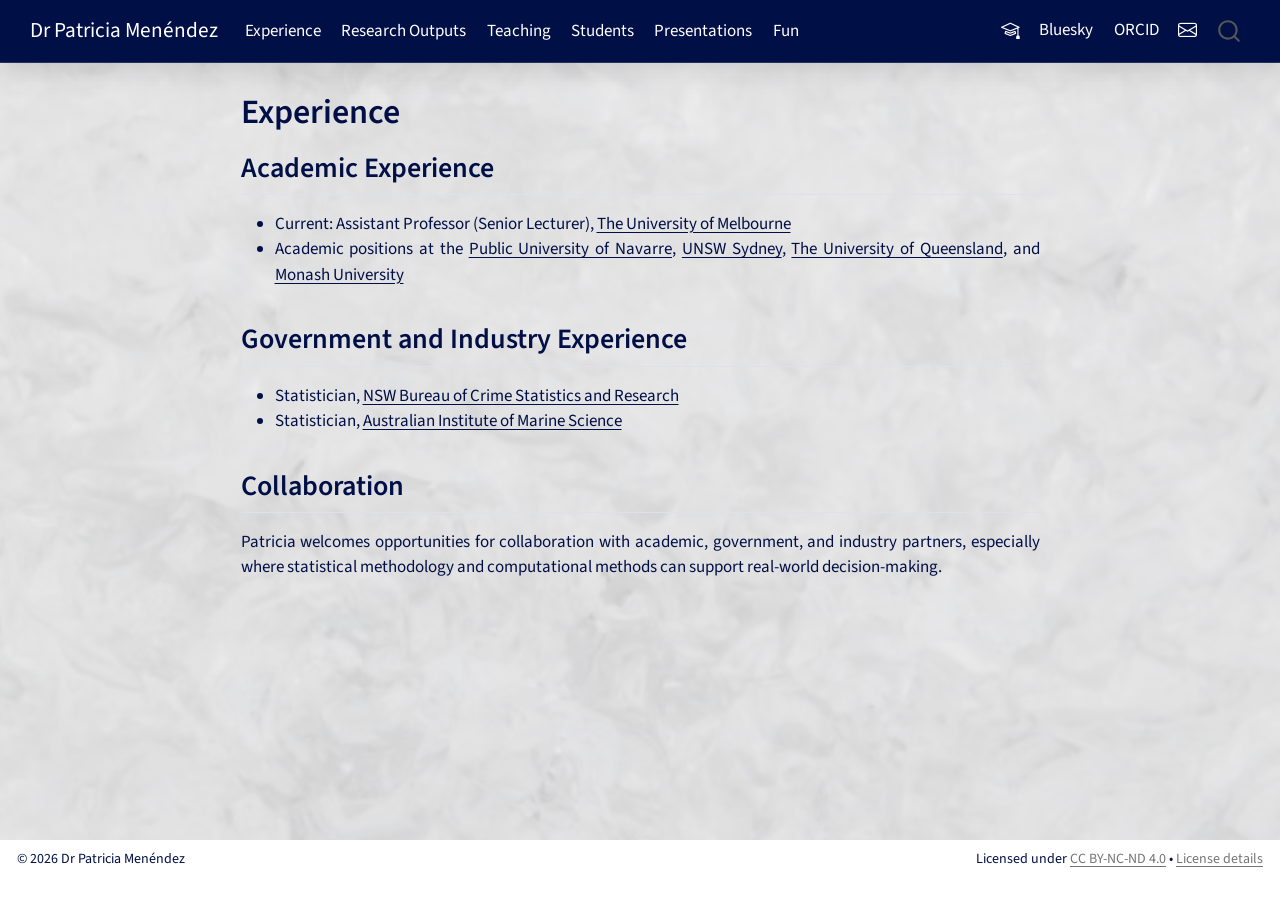
<file: experience.html>
<!DOCTYPE html>
<html xmlns="http://www.w3.org/1999/xhtml" lang="en" xml:lang="en"><head>

<meta charset="utf-8">
<meta name="generator" content="quarto-1.9.37">

<meta name="viewport" content="width=device-width, initial-scale=1.0, user-scalable=yes">


<title>Experience – Dr Patricia Menéndez</title>
<style>
/* Default styles provided by pandoc.
** See https://pandoc.org/MANUAL.html#variables-for-html for config info.
*/
code{white-space: pre-wrap;}
span.smallcaps{font-variant: small-caps;}
div.columns{display: flex; gap: min(4vw, 1.5em);}
div.column{flex: auto; overflow-x: auto;}
div.hanging-indent{margin-left: 1.5em; text-indent: -1.5em;}
ul.task-list{list-style: none;}
ul.task-list li input[type="checkbox"] {
  width: 0.8em;
  margin: 0 0.8em 0.2em -1em; /* quarto-specific, see https://github.com/quarto-dev/quarto-cli/issues/4556 */ 
  vertical-align: middle;
}
</style>


<script src="site_libs/quarto-nav/quarto-nav.js"></script>
<script src="site_libs/quarto-nav/headroom.min.js"></script>
<script src="site_libs/clipboard/clipboard.min.js"></script>
<script src="site_libs/quarto-search/autocomplete.umd.js"></script>
<script src="site_libs/quarto-search/fuse.min.js"></script>
<script src="site_libs/quarto-search/quarto-search.js"></script>
<meta name="quarto:offset" content="./">
<script src="site_libs/quarto-html/quarto.js" type="module"></script>
<script src="site_libs/quarto-html/tabsets/tabsets.js" type="module"></script>
<script src="site_libs/quarto-html/popper.min.js"></script>
<script src="site_libs/quarto-html/tippy.umd.min.js"></script>
<script src="site_libs/quarto-html/anchor.min.js"></script>
<link href="site_libs/quarto-html/tippy.css" rel="stylesheet">
<link href="site_libs/quarto-html/quarto-syntax-highlighting-7f8f88aac4f3542376d5c11b86a4c14d.css" rel="stylesheet" id="quarto-text-highlighting-styles">
<script src="site_libs/bootstrap/bootstrap.min.js"></script>
<link href="site_libs/bootstrap/bootstrap-icons.css" rel="stylesheet">
<link href="site_libs/bootstrap/bootstrap-4897d45d2f75ed4f519693be625836c5.min.css" rel="stylesheet" append-hash="true" id="quarto-bootstrap" data-mode="light">
<script id="quarto-search-options" type="application/json">{
  "location": "navbar",
  "copy-button": false,
  "collapse-after": 3,
  "panel-placement": "end",
  "type": "overlay",
  "limit": 50,
  "keyboard-shortcut": [
    "f",
    "/",
    "s"
  ],
  "show-item-context": false,
  "language": {
    "search-no-results-text": "No results",
    "search-matching-documents-text": "matching documents",
    "search-copy-link-title": "Copy link to search",
    "search-hide-matches-text": "Hide additional matches",
    "search-more-match-text": "more match in this document",
    "search-more-matches-text": "more matches in this document",
    "search-clear-button-title": "Clear",
    "search-text-placeholder": "",
    "search-detached-cancel-button-title": "Cancel",
    "search-submit-button-title": "Submit",
    "search-label": "Search"
  }
}</script>
<style>html{ scroll-behavior: smooth; }</style>


<link rel="stylesheet" href="styles.css">
</head>

<body class="nav-fixed fullcontent quarto-light">

<div id="quarto-search-results"></div>
  <header id="quarto-header" class="headroom fixed-top">
    <nav class="navbar navbar-expand-lg " data-bs-theme="dark">
      <div class="navbar-container container-fluid">
      <div class="navbar-brand-container mx-auto">
    <a class="navbar-brand" href="./index.html">
    <span class="navbar-title">Dr Patricia Menéndez</span>
    </a>
  </div>
            <div id="quarto-search" class="" title="Search"></div>
          <button class="navbar-toggler" type="button" data-bs-toggle="collapse" data-bs-target="#navbarCollapse" aria-controls="navbarCollapse" role="menu" aria-expanded="false" aria-label="Toggle navigation" onclick="if (window.quartoToggleHeadroom) { window.quartoToggleHeadroom(); }">
  <span class="navbar-toggler-icon"></span>
</button>
          <div class="collapse navbar-collapse" id="navbarCollapse">
            <ul class="navbar-nav navbar-nav-scroll me-auto">
  <li class="nav-item">
    <a class="nav-link active" href="./experience.html" aria-current="page"> 
<span class="menu-text">Experience</span></a>
  </li>  
  <li class="nav-item">
    <a class="nav-link" href="./publications.html"> 
<span class="menu-text">Research Outputs</span></a>
  </li>  
  <li class="nav-item">
    <a class="nav-link" href="./teaching.html"> 
<span class="menu-text">Teaching</span></a>
  </li>  
  <li class="nav-item">
    <a class="nav-link" href="./students.html"> 
<span class="menu-text">Students</span></a>
  </li>  
  <li class="nav-item">
    <a class="nav-link" href="./presentations.html"> 
<span class="menu-text">Presentations</span></a>
  </li>  
  <li class="nav-item">
    <a class="nav-link" href="./hobbies.html"> 
<span class="menu-text">Fun</span></a>
  </li>  
</ul>
            <ul class="navbar-nav navbar-nav-scroll ms-auto">
  <li class="nav-item compact">
    <a class="nav-link" href="https://scholar.google.com/citations?user=6ynCG1MAAAAJ&amp;hl=en"> <i class="bi bi-mortarboard" role="img" aria-label="Google Scholar">
</i> 
<span class="menu-text"></span></a>
  </li>  
  <li class="nav-item">
    <a class="nav-link" href="https://bsky.app/profile/patriciamenendez.bsky.social"> 
<span class="menu-text">Bluesky</span></a>
  </li>  
  <li class="nav-item">
    <a class="nav-link" href="https://orcid.org/0000-0003-0701-6315"> 
<span class="menu-text">ORCID</span></a>
  </li>  
  <li class="nav-item compact">
    <a class="nav-link" href="mailto:patricia.menendez@unimelb.edu.au"> <i class="bi bi-envelope" role="img" aria-label="Email">
</i> 
<span class="menu-text"></span></a>
  </li>  
</ul>
          </div> <!-- /navcollapse -->
            <div class="quarto-navbar-tools">
</div>
      </div> <!-- /container-fluid -->
    </nav>
</header>
<!-- content -->
<div id="quarto-content" class="quarto-container page-columns page-rows-contents page-layout-article page-navbar">
<!-- sidebar -->
<!-- margin-sidebar -->
    
<!-- main -->
<main class="content" id="quarto-document-content">

<header id="title-block-header" class="quarto-title-block default">
<div class="quarto-title">
<h1 class="title">Experience</h1>
</div>



<div class="quarto-title-meta">

    
  
    
  </div>
  


</header>


<section id="academic-experience" class="level2">
<h2 class="anchored" data-anchor-id="academic-experience">Academic Experience</h2>
<ul>
<li>Current: Assistant Professor (Senior Lecturer), <a href="https://www.unimelb.edu.au/">The University of Melbourne</a></li>
<li>Academic positions at the <a href="https://www.unavarra.es/en/home">Public University of Navarre</a>, <a href="https://www.unsw.edu.au/">UNSW Sydney</a>, <a href="https://uq.edu.au/">The University of Queensland</a>, and <a href="https://www.monash.edu/">Monash University</a></li>
</ul>
</section>
<section id="government-and-industry-experience" class="level2">
<h2 class="anchored" data-anchor-id="government-and-industry-experience">Government and Industry Experience</h2>
<ul>
<li>Statistician, <a href="https://www.bocsar.nsw.gov.au/">NSW Bureau of Crime Statistics and Research</a></li>
<li>Statistician, <a href="https://www.aims.gov.au/">Australian Institute of Marine Science</a></li>
</ul>
</section>
<section id="collaboration" class="level2">
<h2 class="anchored" data-anchor-id="collaboration">Collaboration</h2>
<p>Patricia welcomes opportunities for collaboration with academic, government, and industry partners, especially where statistical methodology and computational methods can support real-world decision-making.</p>


</section>

</main> <!-- /main -->
<script id="quarto-html-after-body" type="application/javascript">
  window.document.addEventListener("DOMContentLoaded", function (event) {
    const icon = "";
    const anchorJS = new window.AnchorJS();
    anchorJS.options = {
      placement: 'right',
      icon: icon
    };
    anchorJS.add('.anchored');
    const isCodeAnnotation = (el) => {
      for (const clz of el.classList) {
        if (clz.startsWith('code-annotation-')) {                     
          return true;
        }
      }
      return false;
    }
    const onCopySuccess = function(e) {
      // button target
      const button = e.trigger;
      // don't keep focus
      button.blur();
      // flash "checked"
      button.classList.add('code-copy-button-checked');
      var currentTitle = button.getAttribute("title");
      button.setAttribute("title", "Copied!");
      let tooltip;
      if (window.bootstrap) {
        button.setAttribute("data-bs-toggle", "tooltip");
        button.setAttribute("data-bs-placement", "left");
        button.setAttribute("data-bs-title", "Copied!");
        tooltip = new bootstrap.Tooltip(button, 
          { trigger: "manual", 
            customClass: "code-copy-button-tooltip",
            offset: [0, -8]});
        tooltip.show();    
      }
      setTimeout(function() {
        if (tooltip) {
          tooltip.hide();
          button.removeAttribute("data-bs-title");
          button.removeAttribute("data-bs-toggle");
          button.removeAttribute("data-bs-placement");
        }
        button.setAttribute("title", currentTitle);
        button.classList.remove('code-copy-button-checked');
      }, 1000);
      // clear code selection
      e.clearSelection();
    }
    const getTextToCopy = function(trigger) {
      const outerScaffold = trigger.parentElement.cloneNode(true);
      const codeEl = outerScaffold.querySelector('code');
      for (const childEl of codeEl.children) {
        if (isCodeAnnotation(childEl)) {
          childEl.remove();
        }
      }
      return codeEl.innerText;
    }
    const clipboard = new window.ClipboardJS('.code-copy-button:not([data-in-quarto-modal])', {
      text: getTextToCopy
    });
    clipboard.on('success', onCopySuccess);
    if (window.document.getElementById('quarto-embedded-source-code-modal')) {
      const clipboardModal = new window.ClipboardJS('.code-copy-button[data-in-quarto-modal]', {
        text: getTextToCopy,
        container: window.document.getElementById('quarto-embedded-source-code-modal')
      });
      clipboardModal.on('success', onCopySuccess);
    }
      var localhostRegex = new RegExp(/^(?:http|https):\/\/localhost\:?[0-9]*\//);
      var mailtoRegex = new RegExp(/^mailto:/);
        var filterRegex = new RegExp('/' + window.location.host + '/');
      var isInternal = (href) => {
          return filterRegex.test(href) || localhostRegex.test(href) || mailtoRegex.test(href);
      }
      // Inspect non-navigation links and adorn them if external
     var links = window.document.querySelectorAll('a[href]:not(.nav-link):not(.navbar-brand):not(.toc-action):not(.sidebar-link):not(.sidebar-item-toggle):not(.pagination-link):not(.no-external):not([aria-hidden]):not(.dropdown-item):not(.quarto-navigation-tool):not(.about-link)');
      for (var i=0; i<links.length; i++) {
        const link = links[i];
        if (!isInternal(link.href)) {
          // undo the damage that might have been done by quarto-nav.js in the case of
          // links that we want to consider external
          if (link.dataset.originalHref !== undefined) {
            link.href = link.dataset.originalHref;
          }
            // target, if specified
            link.setAttribute("target", "_blank");
            if (link.getAttribute("rel") === null) {
              link.setAttribute("rel", "noopener");
            }
        }
      }
    function tippyHover(el, contentFn, onTriggerFn, onUntriggerFn) {
      const config = {
        allowHTML: true,
        maxWidth: 500,
        delay: 100,
        arrow: false,
        appendTo: function(el) {
            return el.parentElement;
        },
        interactive: true,
        interactiveBorder: 10,
        theme: 'quarto',
        placement: 'bottom-start',
      };
      if (contentFn) {
        config.content = contentFn;
      }
      if (onTriggerFn) {
        config.onTrigger = onTriggerFn;
      }
      if (onUntriggerFn) {
        config.onUntrigger = onUntriggerFn;
      }
      window.tippy(el, config); 
    }
    const noterefs = window.document.querySelectorAll('a[role="doc-noteref"]');
    for (var i=0; i<noterefs.length; i++) {
      const ref = noterefs[i];
      tippyHover(ref, function() {
        // use id or data attribute instead here
        let href = ref.getAttribute('data-footnote-href') || ref.getAttribute('href');
        try { href = new URL(href).hash; } catch {}
        const id = href.replace(/^#\/?/, "");
        const note = window.document.getElementById(id);
        if (note) {
          return note.innerHTML;
        } else {
          return "";
        }
      });
    }
    const xrefs = window.document.querySelectorAll('a.quarto-xref');
    const processXRef = (id, note) => {
      // Strip column container classes
      const stripColumnClz = (el) => {
        el.classList.remove("page-full", "page-columns");
        if (el.children) {
          for (const child of el.children) {
            stripColumnClz(child);
          }
        }
      }
      stripColumnClz(note)
      if (id === null || id.startsWith('sec-')) {
        // Special case sections, only their first couple elements
        const container = document.createElement("div");
        if (note.children && note.children.length > 2) {
          container.appendChild(note.children[0].cloneNode(true));
          for (let i = 1; i < note.children.length; i++) {
            const child = note.children[i];
            if (child.tagName === "P" && child.innerText === "") {
              continue;
            } else {
              container.appendChild(child.cloneNode(true));
              break;
            }
          }
          if (window.Quarto?.typesetMath) {
            window.Quarto.typesetMath(container);
          }
          return container.innerHTML
        } else {
          if (window.Quarto?.typesetMath) {
            window.Quarto.typesetMath(note);
          }
          return note.innerHTML;
        }
      } else {
        // Remove any anchor links if they are present
        const anchorLink = note.querySelector('a.anchorjs-link');
        if (anchorLink) {
          anchorLink.remove();
        }
        if (window.Quarto?.typesetMath) {
          window.Quarto.typesetMath(note);
        }
        if (note.classList.contains("callout")) {
          return note.outerHTML;
        } else {
          return note.innerHTML;
        }
      }
    }
    for (var i=0; i<xrefs.length; i++) {
      const xref = xrefs[i];
      tippyHover(xref, undefined, function(instance) {
        instance.disable();
        let url = xref.getAttribute('href');
        let hash = undefined; 
        if (url.startsWith('#')) {
          hash = url;
        } else {
          try { hash = new URL(url).hash; } catch {}
        }
        if (hash) {
          const id = hash.replace(/^#\/?/, "");
          const note = window.document.getElementById(id);
          if (note !== null) {
            try {
              const html = processXRef(id, note.cloneNode(true));
              instance.setContent(html);
            } finally {
              instance.enable();
              instance.show();
            }
          } else {
            // See if we can fetch this
            fetch(url.split('#')[0])
            .then(res => res.text())
            .then(html => {
              const parser = new DOMParser();
              const htmlDoc = parser.parseFromString(html, "text/html");
              const note = htmlDoc.getElementById(id);
              if (note !== null) {
                const html = processXRef(id, note);
                instance.setContent(html);
              } 
            }).finally(() => {
              instance.enable();
              instance.show();
            });
          }
        } else {
          // See if we can fetch a full url (with no hash to target)
          // This is a special case and we should probably do some content thinning / targeting
          fetch(url)
          .then(res => res.text())
          .then(html => {
            const parser = new DOMParser();
            const htmlDoc = parser.parseFromString(html, "text/html");
            const note = htmlDoc.querySelector('main.content');
            if (note !== null) {
              // This should only happen for chapter cross references
              // (since there is no id in the URL)
              // remove the first header
              if (note.children.length > 0 && note.children[0].tagName === "HEADER") {
                note.children[0].remove();
              }
              const html = processXRef(null, note);
              instance.setContent(html);
            } 
          }).finally(() => {
            instance.enable();
            instance.show();
          });
        }
      }, function(instance) {
      });
    }
        let selectedAnnoteEl;
        const selectorForAnnotation = ( cell, annotation) => {
          let cellAttr = 'data-code-cell="' + cell + '"';
          let lineAttr = 'data-code-annotation="' +  annotation + '"';
          const selector = 'span[' + cellAttr + '][' + lineAttr + ']';
          return selector;
        }
        const selectCodeLines = (annoteEl) => {
          const doc = window.document;
          const targetCell = annoteEl.getAttribute("data-target-cell");
          const targetAnnotation = annoteEl.getAttribute("data-target-annotation");
          const annoteSpan = window.document.querySelector(selectorForAnnotation(targetCell, targetAnnotation));
          const lines = annoteSpan.getAttribute("data-code-lines").split(",");
          const lineIds = lines.map((line) => {
            return targetCell + "-" + line;
          })
          let top = null;
          let height = null;
          let parent = null;
          if (lineIds.length > 0) {
              //compute the position of the single el (top and bottom and make a div)
              const el = window.document.getElementById(lineIds[0]);
              top = el.offsetTop;
              height = el.offsetHeight;
              parent = el.parentElement.parentElement;
            if (lineIds.length > 1) {
              const lastEl = window.document.getElementById(lineIds[lineIds.length - 1]);
              const bottom = lastEl.offsetTop + lastEl.offsetHeight;
              height = bottom - top;
            }
            if (top !== null && height !== null && parent !== null) {
              // cook up a div (if necessary) and position it 
              let div = window.document.getElementById("code-annotation-line-highlight");
              if (div === null) {
                div = window.document.createElement("div");
                div.setAttribute("id", "code-annotation-line-highlight");
                div.style.position = 'absolute';
                parent.appendChild(div);
              }
              div.style.top = top - 2 + "px";
              div.style.height = height + 4 + "px";
              div.style.left = 0;
              let gutterDiv = window.document.getElementById("code-annotation-line-highlight-gutter");
              if (gutterDiv === null) {
                gutterDiv = window.document.createElement("div");
                gutterDiv.setAttribute("id", "code-annotation-line-highlight-gutter");
                gutterDiv.style.position = 'absolute';
                const codeCell = window.document.getElementById(targetCell);
                const gutter = codeCell.querySelector('.code-annotation-gutter');
                gutter.appendChild(gutterDiv);
              }
              gutterDiv.style.top = top - 2 + "px";
              gutterDiv.style.height = height + 4 + "px";
            }
            selectedAnnoteEl = annoteEl;
          }
        };
        const unselectCodeLines = () => {
          const elementsIds = ["code-annotation-line-highlight", "code-annotation-line-highlight-gutter"];
          elementsIds.forEach((elId) => {
            const div = window.document.getElementById(elId);
            if (div) {
              div.remove();
            }
          });
          selectedAnnoteEl = undefined;
        };
          // Handle positioning of the toggle
      window.addEventListener(
        "resize",
        throttle(() => {
          elRect = undefined;
          if (selectedAnnoteEl) {
            selectCodeLines(selectedAnnoteEl);
          }
        }, 10)
      );
      function throttle(fn, ms) {
      let throttle = false;
      let timer;
        return (...args) => {
          if(!throttle) { // first call gets through
              fn.apply(this, args);
              throttle = true;
          } else { // all the others get throttled
              if(timer) clearTimeout(timer); // cancel #2
              timer = setTimeout(() => {
                fn.apply(this, args);
                timer = throttle = false;
              }, ms);
          }
        };
      }
        // Attach click handler to the DT
        const annoteDls = window.document.querySelectorAll('dt[data-target-cell]');
        for (const annoteDlNode of annoteDls) {
          annoteDlNode.addEventListener('click', (event) => {
            const clickedEl = event.target;
            if (clickedEl !== selectedAnnoteEl) {
              unselectCodeLines();
              const activeEl = window.document.querySelector('dt[data-target-cell].code-annotation-active');
              if (activeEl) {
                activeEl.classList.remove('code-annotation-active');
              }
              selectCodeLines(clickedEl);
              clickedEl.classList.add('code-annotation-active');
            } else {
              // Unselect the line
              unselectCodeLines();
              clickedEl.classList.remove('code-annotation-active');
            }
          });
        }
    const findCites = (el) => {
      const parentEl = el.parentElement;
      if (parentEl) {
        const cites = parentEl.dataset.cites;
        if (cites) {
          return {
            el,
            cites: cites.split(' ')
          };
        } else {
          return findCites(el.parentElement)
        }
      } else {
        return undefined;
      }
    };
    var bibliorefs = window.document.querySelectorAll('a[role="doc-biblioref"]');
    for (var i=0; i<bibliorefs.length; i++) {
      const ref = bibliorefs[i];
      const citeInfo = findCites(ref);
      if (citeInfo) {
        tippyHover(citeInfo.el, function() {
          var popup = window.document.createElement('div');
          citeInfo.cites.forEach(function(cite) {
            var citeDiv = window.document.createElement('div');
            citeDiv.classList.add('hanging-indent');
            citeDiv.classList.add('csl-entry');
            var biblioDiv = window.document.getElementById('ref-' + cite);
            if (biblioDiv) {
              citeDiv.innerHTML = biblioDiv.innerHTML;
            }
            popup.appendChild(citeDiv);
          });
          return popup.innerHTML;
        });
      }
    }
  });
  </script>
</div> <!-- /content -->
<footer class="footer">
  <div class="nav-footer">
    <div class="nav-footer-left">
<p>© 2026 Dr Patricia Menéndez</p>
</div>   
    <div class="nav-footer-center">
      &nbsp;
    </div>
    <div class="nav-footer-right">
<p>Licensed under <a href="https://creativecommons.org/licenses/by-nc-nd/4.0/">CC BY-NC-ND 4.0</a> • <a href="./license.html">License details</a></p>
</div>
  </div>
</footer>




<script src="site_libs/quarto-html/zenscroll-min.js"></script>
</body></html>
</file>
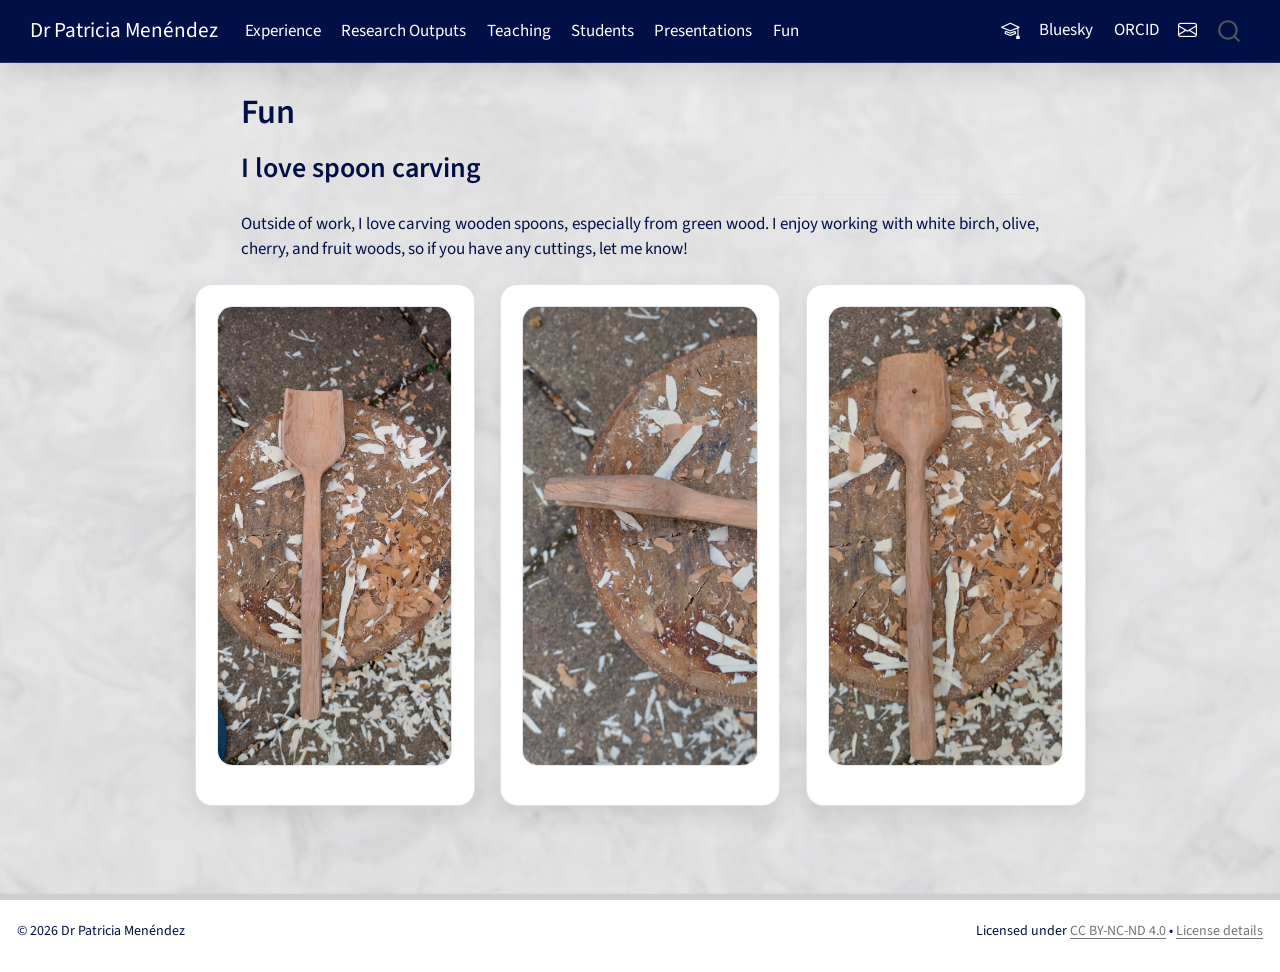
<file: hobbies.html>
<!DOCTYPE html>
<html xmlns="http://www.w3.org/1999/xhtml" lang="en" xml:lang="en"><head>

<meta charset="utf-8">
<meta name="generator" content="quarto-1.9.37">

<meta name="viewport" content="width=device-width, initial-scale=1.0, user-scalable=yes">


<title>Fun – Dr Patricia Menéndez</title>
<style>
/* Default styles provided by pandoc.
** See https://pandoc.org/MANUAL.html#variables-for-html for config info.
*/
code{white-space: pre-wrap;}
span.smallcaps{font-variant: small-caps;}
div.columns{display: flex; gap: min(4vw, 1.5em);}
div.column{flex: auto; overflow-x: auto;}
div.hanging-indent{margin-left: 1.5em; text-indent: -1.5em;}
ul.task-list{list-style: none;}
ul.task-list li input[type="checkbox"] {
  width: 0.8em;
  margin: 0 0.8em 0.2em -1em; /* quarto-specific, see https://github.com/quarto-dev/quarto-cli/issues/4556 */ 
  vertical-align: middle;
}
</style>


<script src="site_libs/quarto-nav/quarto-nav.js"></script>
<script src="site_libs/quarto-nav/headroom.min.js"></script>
<script src="site_libs/clipboard/clipboard.min.js"></script>
<script src="site_libs/quarto-search/autocomplete.umd.js"></script>
<script src="site_libs/quarto-search/fuse.min.js"></script>
<script src="site_libs/quarto-search/quarto-search.js"></script>
<meta name="quarto:offset" content="./">
<script src="site_libs/quarto-html/quarto.js" type="module"></script>
<script src="site_libs/quarto-html/tabsets/tabsets.js" type="module"></script>
<script src="site_libs/quarto-html/popper.min.js"></script>
<script src="site_libs/quarto-html/tippy.umd.min.js"></script>
<script src="site_libs/quarto-html/anchor.min.js"></script>
<link href="site_libs/quarto-html/tippy.css" rel="stylesheet">
<link href="site_libs/quarto-html/quarto-syntax-highlighting-7f8f88aac4f3542376d5c11b86a4c14d.css" rel="stylesheet" id="quarto-text-highlighting-styles">
<script src="site_libs/bootstrap/bootstrap.min.js"></script>
<link href="site_libs/bootstrap/bootstrap-icons.css" rel="stylesheet">
<link href="site_libs/bootstrap/bootstrap-4897d45d2f75ed4f519693be625836c5.min.css" rel="stylesheet" append-hash="true" id="quarto-bootstrap" data-mode="light">
<script id="quarto-search-options" type="application/json">{
  "location": "navbar",
  "copy-button": false,
  "collapse-after": 3,
  "panel-placement": "end",
  "type": "overlay",
  "limit": 50,
  "keyboard-shortcut": [
    "f",
    "/",
    "s"
  ],
  "show-item-context": false,
  "language": {
    "search-no-results-text": "No results",
    "search-matching-documents-text": "matching documents",
    "search-copy-link-title": "Copy link to search",
    "search-hide-matches-text": "Hide additional matches",
    "search-more-match-text": "more match in this document",
    "search-more-matches-text": "more matches in this document",
    "search-clear-button-title": "Clear",
    "search-text-placeholder": "",
    "search-detached-cancel-button-title": "Cancel",
    "search-submit-button-title": "Submit",
    "search-label": "Search"
  }
}</script>
<style>html{ scroll-behavior: smooth; }</style>


<link rel="stylesheet" href="styles.css">
</head>

<body class="nav-fixed fullcontent quarto-light">

<div id="quarto-search-results"></div>
  <header id="quarto-header" class="headroom fixed-top">
    <nav class="navbar navbar-expand-lg " data-bs-theme="dark">
      <div class="navbar-container container-fluid">
      <div class="navbar-brand-container mx-auto">
    <a class="navbar-brand" href="./index.html">
    <span class="navbar-title">Dr Patricia Menéndez</span>
    </a>
  </div>
            <div id="quarto-search" class="" title="Search"></div>
          <button class="navbar-toggler" type="button" data-bs-toggle="collapse" data-bs-target="#navbarCollapse" aria-controls="navbarCollapse" role="menu" aria-expanded="false" aria-label="Toggle navigation" onclick="if (window.quartoToggleHeadroom) { window.quartoToggleHeadroom(); }">
  <span class="navbar-toggler-icon"></span>
</button>
          <div class="collapse navbar-collapse" id="navbarCollapse">
            <ul class="navbar-nav navbar-nav-scroll me-auto">
  <li class="nav-item">
    <a class="nav-link" href="./experience.html"> 
<span class="menu-text">Experience</span></a>
  </li>  
  <li class="nav-item">
    <a class="nav-link" href="./publications.html"> 
<span class="menu-text">Research Outputs</span></a>
  </li>  
  <li class="nav-item">
    <a class="nav-link" href="./teaching.html"> 
<span class="menu-text">Teaching</span></a>
  </li>  
  <li class="nav-item">
    <a class="nav-link" href="./students.html"> 
<span class="menu-text">Students</span></a>
  </li>  
  <li class="nav-item">
    <a class="nav-link" href="./presentations.html"> 
<span class="menu-text">Presentations</span></a>
  </li>  
  <li class="nav-item">
    <a class="nav-link active" href="./hobbies.html" aria-current="page"> 
<span class="menu-text">Fun</span></a>
  </li>  
</ul>
            <ul class="navbar-nav navbar-nav-scroll ms-auto">
  <li class="nav-item compact">
    <a class="nav-link" href="https://scholar.google.com/citations?user=6ynCG1MAAAAJ&amp;hl=en"> <i class="bi bi-mortarboard" role="img" aria-label="Google Scholar">
</i> 
<span class="menu-text"></span></a>
  </li>  
  <li class="nav-item">
    <a class="nav-link" href="https://bsky.app/profile/patriciamenendez.bsky.social"> 
<span class="menu-text">Bluesky</span></a>
  </li>  
  <li class="nav-item">
    <a class="nav-link" href="https://orcid.org/0000-0003-0701-6315"> 
<span class="menu-text">ORCID</span></a>
  </li>  
  <li class="nav-item compact">
    <a class="nav-link" href="mailto:patricia.menendez@unimelb.edu.au"> <i class="bi bi-envelope" role="img" aria-label="Email">
</i> 
<span class="menu-text"></span></a>
  </li>  
</ul>
          </div> <!-- /navcollapse -->
            <div class="quarto-navbar-tools">
</div>
      </div> <!-- /container-fluid -->
    </nav>
</header>
<!-- content -->
<div id="quarto-content" class="quarto-container page-columns page-rows-contents page-layout-article page-navbar">
<!-- sidebar -->
<!-- margin-sidebar -->
    
<!-- main -->
<main class="content" id="quarto-document-content">

<header id="title-block-header" class="quarto-title-block default">
<div class="quarto-title">
<h1 class="title">Fun</h1>
</div>



<div class="quarto-title-meta">

    
  
    
  </div>
  


</header>


<section id="i-love-spoon-carving" class="level2">
<h2 class="anchored" data-anchor-id="i-love-spoon-carving">I love spoon carving</h2>
<p>Outside of work, I love carving wooden spoons, especially from green wood. I enjoy working with white birch, olive, cherry, and fruit woods, so if you have any cuttings, let me know!</p>
<div class="feature-grid">
<div class="feature-card fun-card">
<p><img src="photos/spooncarving.png" class="hobby-photo img-fluid"></p>
</div>
<div class="feature-card fun-card">
<p><img src="photos/spoon2.png" class="hobby-photo img-fluid"></p>
</div>
<div class="feature-card fun-card">
<p><img src="photos/spoon1.png" class="hobby-photo img-fluid"></p>
</div>
</div>


</section>

</main> <!-- /main -->
<script id="quarto-html-after-body" type="application/javascript">
  window.document.addEventListener("DOMContentLoaded", function (event) {
    const icon = "";
    const anchorJS = new window.AnchorJS();
    anchorJS.options = {
      placement: 'right',
      icon: icon
    };
    anchorJS.add('.anchored');
    const isCodeAnnotation = (el) => {
      for (const clz of el.classList) {
        if (clz.startsWith('code-annotation-')) {                     
          return true;
        }
      }
      return false;
    }
    const onCopySuccess = function(e) {
      // button target
      const button = e.trigger;
      // don't keep focus
      button.blur();
      // flash "checked"
      button.classList.add('code-copy-button-checked');
      var currentTitle = button.getAttribute("title");
      button.setAttribute("title", "Copied!");
      let tooltip;
      if (window.bootstrap) {
        button.setAttribute("data-bs-toggle", "tooltip");
        button.setAttribute("data-bs-placement", "left");
        button.setAttribute("data-bs-title", "Copied!");
        tooltip = new bootstrap.Tooltip(button, 
          { trigger: "manual", 
            customClass: "code-copy-button-tooltip",
            offset: [0, -8]});
        tooltip.show();    
      }
      setTimeout(function() {
        if (tooltip) {
          tooltip.hide();
          button.removeAttribute("data-bs-title");
          button.removeAttribute("data-bs-toggle");
          button.removeAttribute("data-bs-placement");
        }
        button.setAttribute("title", currentTitle);
        button.classList.remove('code-copy-button-checked');
      }, 1000);
      // clear code selection
      e.clearSelection();
    }
    const getTextToCopy = function(trigger) {
      const outerScaffold = trigger.parentElement.cloneNode(true);
      const codeEl = outerScaffold.querySelector('code');
      for (const childEl of codeEl.children) {
        if (isCodeAnnotation(childEl)) {
          childEl.remove();
        }
      }
      return codeEl.innerText;
    }
    const clipboard = new window.ClipboardJS('.code-copy-button:not([data-in-quarto-modal])', {
      text: getTextToCopy
    });
    clipboard.on('success', onCopySuccess);
    if (window.document.getElementById('quarto-embedded-source-code-modal')) {
      const clipboardModal = new window.ClipboardJS('.code-copy-button[data-in-quarto-modal]', {
        text: getTextToCopy,
        container: window.document.getElementById('quarto-embedded-source-code-modal')
      });
      clipboardModal.on('success', onCopySuccess);
    }
      var localhostRegex = new RegExp(/^(?:http|https):\/\/localhost\:?[0-9]*\//);
      var mailtoRegex = new RegExp(/^mailto:/);
        var filterRegex = new RegExp('/' + window.location.host + '/');
      var isInternal = (href) => {
          return filterRegex.test(href) || localhostRegex.test(href) || mailtoRegex.test(href);
      }
      // Inspect non-navigation links and adorn them if external
     var links = window.document.querySelectorAll('a[href]:not(.nav-link):not(.navbar-brand):not(.toc-action):not(.sidebar-link):not(.sidebar-item-toggle):not(.pagination-link):not(.no-external):not([aria-hidden]):not(.dropdown-item):not(.quarto-navigation-tool):not(.about-link)');
      for (var i=0; i<links.length; i++) {
        const link = links[i];
        if (!isInternal(link.href)) {
          // undo the damage that might have been done by quarto-nav.js in the case of
          // links that we want to consider external
          if (link.dataset.originalHref !== undefined) {
            link.href = link.dataset.originalHref;
          }
            // target, if specified
            link.setAttribute("target", "_blank");
            if (link.getAttribute("rel") === null) {
              link.setAttribute("rel", "noopener");
            }
        }
      }
    function tippyHover(el, contentFn, onTriggerFn, onUntriggerFn) {
      const config = {
        allowHTML: true,
        maxWidth: 500,
        delay: 100,
        arrow: false,
        appendTo: function(el) {
            return el.parentElement;
        },
        interactive: true,
        interactiveBorder: 10,
        theme: 'quarto',
        placement: 'bottom-start',
      };
      if (contentFn) {
        config.content = contentFn;
      }
      if (onTriggerFn) {
        config.onTrigger = onTriggerFn;
      }
      if (onUntriggerFn) {
        config.onUntrigger = onUntriggerFn;
      }
      window.tippy(el, config); 
    }
    const noterefs = window.document.querySelectorAll('a[role="doc-noteref"]');
    for (var i=0; i<noterefs.length; i++) {
      const ref = noterefs[i];
      tippyHover(ref, function() {
        // use id or data attribute instead here
        let href = ref.getAttribute('data-footnote-href') || ref.getAttribute('href');
        try { href = new URL(href).hash; } catch {}
        const id = href.replace(/^#\/?/, "");
        const note = window.document.getElementById(id);
        if (note) {
          return note.innerHTML;
        } else {
          return "";
        }
      });
    }
    const xrefs = window.document.querySelectorAll('a.quarto-xref');
    const processXRef = (id, note) => {
      // Strip column container classes
      const stripColumnClz = (el) => {
        el.classList.remove("page-full", "page-columns");
        if (el.children) {
          for (const child of el.children) {
            stripColumnClz(child);
          }
        }
      }
      stripColumnClz(note)
      if (id === null || id.startsWith('sec-')) {
        // Special case sections, only their first couple elements
        const container = document.createElement("div");
        if (note.children && note.children.length > 2) {
          container.appendChild(note.children[0].cloneNode(true));
          for (let i = 1; i < note.children.length; i++) {
            const child = note.children[i];
            if (child.tagName === "P" && child.innerText === "") {
              continue;
            } else {
              container.appendChild(child.cloneNode(true));
              break;
            }
          }
          if (window.Quarto?.typesetMath) {
            window.Quarto.typesetMath(container);
          }
          return container.innerHTML
        } else {
          if (window.Quarto?.typesetMath) {
            window.Quarto.typesetMath(note);
          }
          return note.innerHTML;
        }
      } else {
        // Remove any anchor links if they are present
        const anchorLink = note.querySelector('a.anchorjs-link');
        if (anchorLink) {
          anchorLink.remove();
        }
        if (window.Quarto?.typesetMath) {
          window.Quarto.typesetMath(note);
        }
        if (note.classList.contains("callout")) {
          return note.outerHTML;
        } else {
          return note.innerHTML;
        }
      }
    }
    for (var i=0; i<xrefs.length; i++) {
      const xref = xrefs[i];
      tippyHover(xref, undefined, function(instance) {
        instance.disable();
        let url = xref.getAttribute('href');
        let hash = undefined; 
        if (url.startsWith('#')) {
          hash = url;
        } else {
          try { hash = new URL(url).hash; } catch {}
        }
        if (hash) {
          const id = hash.replace(/^#\/?/, "");
          const note = window.document.getElementById(id);
          if (note !== null) {
            try {
              const html = processXRef(id, note.cloneNode(true));
              instance.setContent(html);
            } finally {
              instance.enable();
              instance.show();
            }
          } else {
            // See if we can fetch this
            fetch(url.split('#')[0])
            .then(res => res.text())
            .then(html => {
              const parser = new DOMParser();
              const htmlDoc = parser.parseFromString(html, "text/html");
              const note = htmlDoc.getElementById(id);
              if (note !== null) {
                const html = processXRef(id, note);
                instance.setContent(html);
              } 
            }).finally(() => {
              instance.enable();
              instance.show();
            });
          }
        } else {
          // See if we can fetch a full url (with no hash to target)
          // This is a special case and we should probably do some content thinning / targeting
          fetch(url)
          .then(res => res.text())
          .then(html => {
            const parser = new DOMParser();
            const htmlDoc = parser.parseFromString(html, "text/html");
            const note = htmlDoc.querySelector('main.content');
            if (note !== null) {
              // This should only happen for chapter cross references
              // (since there is no id in the URL)
              // remove the first header
              if (note.children.length > 0 && note.children[0].tagName === "HEADER") {
                note.children[0].remove();
              }
              const html = processXRef(null, note);
              instance.setContent(html);
            } 
          }).finally(() => {
            instance.enable();
            instance.show();
          });
        }
      }, function(instance) {
      });
    }
        let selectedAnnoteEl;
        const selectorForAnnotation = ( cell, annotation) => {
          let cellAttr = 'data-code-cell="' + cell + '"';
          let lineAttr = 'data-code-annotation="' +  annotation + '"';
          const selector = 'span[' + cellAttr + '][' + lineAttr + ']';
          return selector;
        }
        const selectCodeLines = (annoteEl) => {
          const doc = window.document;
          const targetCell = annoteEl.getAttribute("data-target-cell");
          const targetAnnotation = annoteEl.getAttribute("data-target-annotation");
          const annoteSpan = window.document.querySelector(selectorForAnnotation(targetCell, targetAnnotation));
          const lines = annoteSpan.getAttribute("data-code-lines").split(",");
          const lineIds = lines.map((line) => {
            return targetCell + "-" + line;
          })
          let top = null;
          let height = null;
          let parent = null;
          if (lineIds.length > 0) {
              //compute the position of the single el (top and bottom and make a div)
              const el = window.document.getElementById(lineIds[0]);
              top = el.offsetTop;
              height = el.offsetHeight;
              parent = el.parentElement.parentElement;
            if (lineIds.length > 1) {
              const lastEl = window.document.getElementById(lineIds[lineIds.length - 1]);
              const bottom = lastEl.offsetTop + lastEl.offsetHeight;
              height = bottom - top;
            }
            if (top !== null && height !== null && parent !== null) {
              // cook up a div (if necessary) and position it 
              let div = window.document.getElementById("code-annotation-line-highlight");
              if (div === null) {
                div = window.document.createElement("div");
                div.setAttribute("id", "code-annotation-line-highlight");
                div.style.position = 'absolute';
                parent.appendChild(div);
              }
              div.style.top = top - 2 + "px";
              div.style.height = height + 4 + "px";
              div.style.left = 0;
              let gutterDiv = window.document.getElementById("code-annotation-line-highlight-gutter");
              if (gutterDiv === null) {
                gutterDiv = window.document.createElement("div");
                gutterDiv.setAttribute("id", "code-annotation-line-highlight-gutter");
                gutterDiv.style.position = 'absolute';
                const codeCell = window.document.getElementById(targetCell);
                const gutter = codeCell.querySelector('.code-annotation-gutter');
                gutter.appendChild(gutterDiv);
              }
              gutterDiv.style.top = top - 2 + "px";
              gutterDiv.style.height = height + 4 + "px";
            }
            selectedAnnoteEl = annoteEl;
          }
        };
        const unselectCodeLines = () => {
          const elementsIds = ["code-annotation-line-highlight", "code-annotation-line-highlight-gutter"];
          elementsIds.forEach((elId) => {
            const div = window.document.getElementById(elId);
            if (div) {
              div.remove();
            }
          });
          selectedAnnoteEl = undefined;
        };
          // Handle positioning of the toggle
      window.addEventListener(
        "resize",
        throttle(() => {
          elRect = undefined;
          if (selectedAnnoteEl) {
            selectCodeLines(selectedAnnoteEl);
          }
        }, 10)
      );
      function throttle(fn, ms) {
      let throttle = false;
      let timer;
        return (...args) => {
          if(!throttle) { // first call gets through
              fn.apply(this, args);
              throttle = true;
          } else { // all the others get throttled
              if(timer) clearTimeout(timer); // cancel #2
              timer = setTimeout(() => {
                fn.apply(this, args);
                timer = throttle = false;
              }, ms);
          }
        };
      }
        // Attach click handler to the DT
        const annoteDls = window.document.querySelectorAll('dt[data-target-cell]');
        for (const annoteDlNode of annoteDls) {
          annoteDlNode.addEventListener('click', (event) => {
            const clickedEl = event.target;
            if (clickedEl !== selectedAnnoteEl) {
              unselectCodeLines();
              const activeEl = window.document.querySelector('dt[data-target-cell].code-annotation-active');
              if (activeEl) {
                activeEl.classList.remove('code-annotation-active');
              }
              selectCodeLines(clickedEl);
              clickedEl.classList.add('code-annotation-active');
            } else {
              // Unselect the line
              unselectCodeLines();
              clickedEl.classList.remove('code-annotation-active');
            }
          });
        }
    const findCites = (el) => {
      const parentEl = el.parentElement;
      if (parentEl) {
        const cites = parentEl.dataset.cites;
        if (cites) {
          return {
            el,
            cites: cites.split(' ')
          };
        } else {
          return findCites(el.parentElement)
        }
      } else {
        return undefined;
      }
    };
    var bibliorefs = window.document.querySelectorAll('a[role="doc-biblioref"]');
    for (var i=0; i<bibliorefs.length; i++) {
      const ref = bibliorefs[i];
      const citeInfo = findCites(ref);
      if (citeInfo) {
        tippyHover(citeInfo.el, function() {
          var popup = window.document.createElement('div');
          citeInfo.cites.forEach(function(cite) {
            var citeDiv = window.document.createElement('div');
            citeDiv.classList.add('hanging-indent');
            citeDiv.classList.add('csl-entry');
            var biblioDiv = window.document.getElementById('ref-' + cite);
            if (biblioDiv) {
              citeDiv.innerHTML = biblioDiv.innerHTML;
            }
            popup.appendChild(citeDiv);
          });
          return popup.innerHTML;
        });
      }
    }
  });
  </script>
</div> <!-- /content -->
<footer class="footer">
  <div class="nav-footer">
    <div class="nav-footer-left">
<p>© 2026 Dr Patricia Menéndez</p>
</div>   
    <div class="nav-footer-center">
      &nbsp;
    </div>
    <div class="nav-footer-right">
<p>Licensed under <a href="https://creativecommons.org/licenses/by-nc-nd/4.0/">CC BY-NC-ND 4.0</a> • <a href="./license.html">License details</a></p>
</div>
  </div>
</footer>




<script src="site_libs/quarto-html/zenscroll-min.js"></script>
</body></html>
</file>
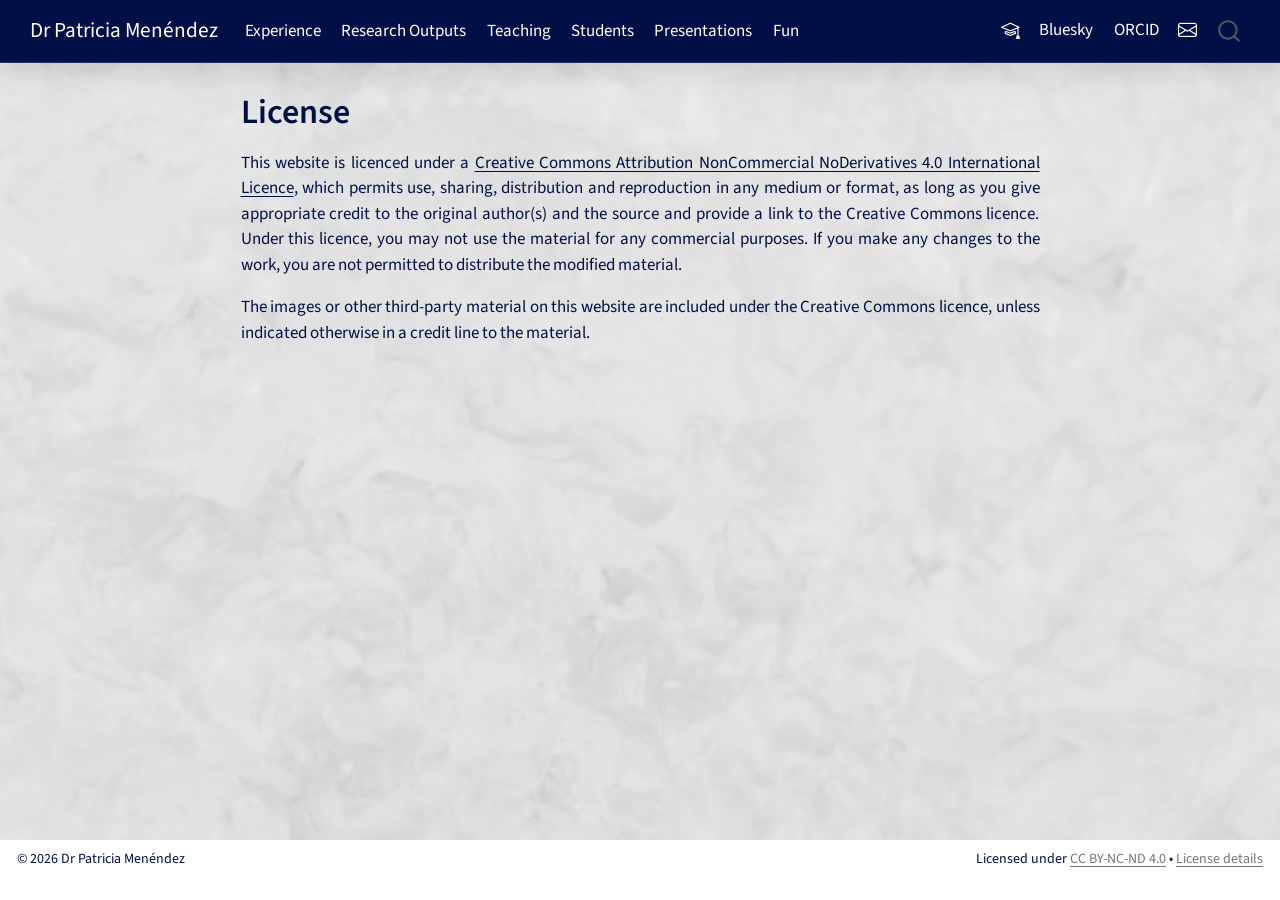
<file: license.html>
<!DOCTYPE html>
<html xmlns="http://www.w3.org/1999/xhtml" lang="en" xml:lang="en"><head>

<meta charset="utf-8">
<meta name="generator" content="quarto-1.9.37">

<meta name="viewport" content="width=device-width, initial-scale=1.0, user-scalable=yes">


<title>License – Dr Patricia Menéndez</title>
<style>
/* Default styles provided by pandoc.
** See https://pandoc.org/MANUAL.html#variables-for-html for config info.
*/
code{white-space: pre-wrap;}
span.smallcaps{font-variant: small-caps;}
div.columns{display: flex; gap: min(4vw, 1.5em);}
div.column{flex: auto; overflow-x: auto;}
div.hanging-indent{margin-left: 1.5em; text-indent: -1.5em;}
ul.task-list{list-style: none;}
ul.task-list li input[type="checkbox"] {
  width: 0.8em;
  margin: 0 0.8em 0.2em -1em; /* quarto-specific, see https://github.com/quarto-dev/quarto-cli/issues/4556 */ 
  vertical-align: middle;
}
</style>


<script src="site_libs/quarto-nav/quarto-nav.js"></script>
<script src="site_libs/quarto-nav/headroom.min.js"></script>
<script src="site_libs/clipboard/clipboard.min.js"></script>
<script src="site_libs/quarto-search/autocomplete.umd.js"></script>
<script src="site_libs/quarto-search/fuse.min.js"></script>
<script src="site_libs/quarto-search/quarto-search.js"></script>
<meta name="quarto:offset" content="./">
<script src="site_libs/quarto-html/quarto.js" type="module"></script>
<script src="site_libs/quarto-html/tabsets/tabsets.js" type="module"></script>
<script src="site_libs/quarto-html/popper.min.js"></script>
<script src="site_libs/quarto-html/tippy.umd.min.js"></script>
<script src="site_libs/quarto-html/anchor.min.js"></script>
<link href="site_libs/quarto-html/tippy.css" rel="stylesheet">
<link href="site_libs/quarto-html/quarto-syntax-highlighting-7f8f88aac4f3542376d5c11b86a4c14d.css" rel="stylesheet" id="quarto-text-highlighting-styles">
<script src="site_libs/bootstrap/bootstrap.min.js"></script>
<link href="site_libs/bootstrap/bootstrap-icons.css" rel="stylesheet">
<link href="site_libs/bootstrap/bootstrap-4897d45d2f75ed4f519693be625836c5.min.css" rel="stylesheet" append-hash="true" id="quarto-bootstrap" data-mode="light">
<script id="quarto-search-options" type="application/json">{
  "location": "navbar",
  "copy-button": false,
  "collapse-after": 3,
  "panel-placement": "end",
  "type": "overlay",
  "limit": 50,
  "keyboard-shortcut": [
    "f",
    "/",
    "s"
  ],
  "show-item-context": false,
  "language": {
    "search-no-results-text": "No results",
    "search-matching-documents-text": "matching documents",
    "search-copy-link-title": "Copy link to search",
    "search-hide-matches-text": "Hide additional matches",
    "search-more-match-text": "more match in this document",
    "search-more-matches-text": "more matches in this document",
    "search-clear-button-title": "Clear",
    "search-text-placeholder": "",
    "search-detached-cancel-button-title": "Cancel",
    "search-submit-button-title": "Submit",
    "search-label": "Search"
  }
}</script>
<style>html{ scroll-behavior: smooth; }</style>


<link rel="stylesheet" href="styles.css">
</head>

<body class="nav-fixed fullcontent quarto-light">

<div id="quarto-search-results"></div>
  <header id="quarto-header" class="headroom fixed-top">
    <nav class="navbar navbar-expand-lg " data-bs-theme="dark">
      <div class="navbar-container container-fluid">
      <div class="navbar-brand-container mx-auto">
    <a class="navbar-brand" href="./index.html">
    <span class="navbar-title">Dr Patricia Menéndez</span>
    </a>
  </div>
            <div id="quarto-search" class="" title="Search"></div>
          <button class="navbar-toggler" type="button" data-bs-toggle="collapse" data-bs-target="#navbarCollapse" aria-controls="navbarCollapse" role="menu" aria-expanded="false" aria-label="Toggle navigation" onclick="if (window.quartoToggleHeadroom) { window.quartoToggleHeadroom(); }">
  <span class="navbar-toggler-icon"></span>
</button>
          <div class="collapse navbar-collapse" id="navbarCollapse">
            <ul class="navbar-nav navbar-nav-scroll me-auto">
  <li class="nav-item">
    <a class="nav-link" href="./experience.html"> 
<span class="menu-text">Experience</span></a>
  </li>  
  <li class="nav-item">
    <a class="nav-link" href="./publications.html"> 
<span class="menu-text">Research Outputs</span></a>
  </li>  
  <li class="nav-item">
    <a class="nav-link" href="./teaching.html"> 
<span class="menu-text">Teaching</span></a>
  </li>  
  <li class="nav-item">
    <a class="nav-link" href="./students.html"> 
<span class="menu-text">Students</span></a>
  </li>  
  <li class="nav-item">
    <a class="nav-link" href="./presentations.html"> 
<span class="menu-text">Presentations</span></a>
  </li>  
  <li class="nav-item">
    <a class="nav-link" href="./hobbies.html"> 
<span class="menu-text">Fun</span></a>
  </li>  
</ul>
            <ul class="navbar-nav navbar-nav-scroll ms-auto">
  <li class="nav-item compact">
    <a class="nav-link" href="https://scholar.google.com/citations?user=6ynCG1MAAAAJ&amp;hl=en"> <i class="bi bi-mortarboard" role="img" aria-label="Google Scholar">
</i> 
<span class="menu-text"></span></a>
  </li>  
  <li class="nav-item">
    <a class="nav-link" href="https://bsky.app/profile/patriciamenendez.bsky.social"> 
<span class="menu-text">Bluesky</span></a>
  </li>  
  <li class="nav-item">
    <a class="nav-link" href="https://orcid.org/0000-0003-0701-6315"> 
<span class="menu-text">ORCID</span></a>
  </li>  
  <li class="nav-item compact">
    <a class="nav-link" href="mailto:patricia.menendez@unimelb.edu.au"> <i class="bi bi-envelope" role="img" aria-label="Email">
</i> 
<span class="menu-text"></span></a>
  </li>  
</ul>
          </div> <!-- /navcollapse -->
            <div class="quarto-navbar-tools">
</div>
      </div> <!-- /container-fluid -->
    </nav>
</header>
<!-- content -->
<div id="quarto-content" class="quarto-container page-columns page-rows-contents page-layout-article page-navbar">
<!-- sidebar -->
<!-- margin-sidebar -->
    
<!-- main -->
<main class="content" id="quarto-document-content">

<header id="title-block-header" class="quarto-title-block default">
<div class="quarto-title">
<h1 class="title">License</h1>
</div>



<div class="quarto-title-meta">

    
  
    
  </div>
  


</header>


<p>This website is licenced under a <a href="https://creativecommons.org/licenses/by-nc-nd/4.0/">Creative Commons Attribution NonCommercial NoDerivatives 4.0 International Licence</a>, which permits use, sharing, distribution and reproduction in any medium or format, as long as you give appropriate credit to the original author(s) and the source and provide a link to the Creative Commons licence. Under this licence, you may not use the material for any commercial purposes. If you make any changes to the work, you are not permitted to distribute the modified material.</p>
<p>The images or other third-party material on this website are included under the Creative Commons licence, unless indicated otherwise in a credit line to the material.</p>



</main> <!-- /main -->
<script id="quarto-html-after-body" type="application/javascript">
  window.document.addEventListener("DOMContentLoaded", function (event) {
    const icon = "";
    const anchorJS = new window.AnchorJS();
    anchorJS.options = {
      placement: 'right',
      icon: icon
    };
    anchorJS.add('.anchored');
    const isCodeAnnotation = (el) => {
      for (const clz of el.classList) {
        if (clz.startsWith('code-annotation-')) {                     
          return true;
        }
      }
      return false;
    }
    const onCopySuccess = function(e) {
      // button target
      const button = e.trigger;
      // don't keep focus
      button.blur();
      // flash "checked"
      button.classList.add('code-copy-button-checked');
      var currentTitle = button.getAttribute("title");
      button.setAttribute("title", "Copied!");
      let tooltip;
      if (window.bootstrap) {
        button.setAttribute("data-bs-toggle", "tooltip");
        button.setAttribute("data-bs-placement", "left");
        button.setAttribute("data-bs-title", "Copied!");
        tooltip = new bootstrap.Tooltip(button, 
          { trigger: "manual", 
            customClass: "code-copy-button-tooltip",
            offset: [0, -8]});
        tooltip.show();    
      }
      setTimeout(function() {
        if (tooltip) {
          tooltip.hide();
          button.removeAttribute("data-bs-title");
          button.removeAttribute("data-bs-toggle");
          button.removeAttribute("data-bs-placement");
        }
        button.setAttribute("title", currentTitle);
        button.classList.remove('code-copy-button-checked');
      }, 1000);
      // clear code selection
      e.clearSelection();
    }
    const getTextToCopy = function(trigger) {
      const outerScaffold = trigger.parentElement.cloneNode(true);
      const codeEl = outerScaffold.querySelector('code');
      for (const childEl of codeEl.children) {
        if (isCodeAnnotation(childEl)) {
          childEl.remove();
        }
      }
      return codeEl.innerText;
    }
    const clipboard = new window.ClipboardJS('.code-copy-button:not([data-in-quarto-modal])', {
      text: getTextToCopy
    });
    clipboard.on('success', onCopySuccess);
    if (window.document.getElementById('quarto-embedded-source-code-modal')) {
      const clipboardModal = new window.ClipboardJS('.code-copy-button[data-in-quarto-modal]', {
        text: getTextToCopy,
        container: window.document.getElementById('quarto-embedded-source-code-modal')
      });
      clipboardModal.on('success', onCopySuccess);
    }
      var localhostRegex = new RegExp(/^(?:http|https):\/\/localhost\:?[0-9]*\//);
      var mailtoRegex = new RegExp(/^mailto:/);
        var filterRegex = new RegExp('/' + window.location.host + '/');
      var isInternal = (href) => {
          return filterRegex.test(href) || localhostRegex.test(href) || mailtoRegex.test(href);
      }
      // Inspect non-navigation links and adorn them if external
     var links = window.document.querySelectorAll('a[href]:not(.nav-link):not(.navbar-brand):not(.toc-action):not(.sidebar-link):not(.sidebar-item-toggle):not(.pagination-link):not(.no-external):not([aria-hidden]):not(.dropdown-item):not(.quarto-navigation-tool):not(.about-link)');
      for (var i=0; i<links.length; i++) {
        const link = links[i];
        if (!isInternal(link.href)) {
          // undo the damage that might have been done by quarto-nav.js in the case of
          // links that we want to consider external
          if (link.dataset.originalHref !== undefined) {
            link.href = link.dataset.originalHref;
          }
            // target, if specified
            link.setAttribute("target", "_blank");
            if (link.getAttribute("rel") === null) {
              link.setAttribute("rel", "noopener");
            }
        }
      }
    function tippyHover(el, contentFn, onTriggerFn, onUntriggerFn) {
      const config = {
        allowHTML: true,
        maxWidth: 500,
        delay: 100,
        arrow: false,
        appendTo: function(el) {
            return el.parentElement;
        },
        interactive: true,
        interactiveBorder: 10,
        theme: 'quarto',
        placement: 'bottom-start',
      };
      if (contentFn) {
        config.content = contentFn;
      }
      if (onTriggerFn) {
        config.onTrigger = onTriggerFn;
      }
      if (onUntriggerFn) {
        config.onUntrigger = onUntriggerFn;
      }
      window.tippy(el, config); 
    }
    const noterefs = window.document.querySelectorAll('a[role="doc-noteref"]');
    for (var i=0; i<noterefs.length; i++) {
      const ref = noterefs[i];
      tippyHover(ref, function() {
        // use id or data attribute instead here
        let href = ref.getAttribute('data-footnote-href') || ref.getAttribute('href');
        try { href = new URL(href).hash; } catch {}
        const id = href.replace(/^#\/?/, "");
        const note = window.document.getElementById(id);
        if (note) {
          return note.innerHTML;
        } else {
          return "";
        }
      });
    }
    const xrefs = window.document.querySelectorAll('a.quarto-xref');
    const processXRef = (id, note) => {
      // Strip column container classes
      const stripColumnClz = (el) => {
        el.classList.remove("page-full", "page-columns");
        if (el.children) {
          for (const child of el.children) {
            stripColumnClz(child);
          }
        }
      }
      stripColumnClz(note)
      if (id === null || id.startsWith('sec-')) {
        // Special case sections, only their first couple elements
        const container = document.createElement("div");
        if (note.children && note.children.length > 2) {
          container.appendChild(note.children[0].cloneNode(true));
          for (let i = 1; i < note.children.length; i++) {
            const child = note.children[i];
            if (child.tagName === "P" && child.innerText === "") {
              continue;
            } else {
              container.appendChild(child.cloneNode(true));
              break;
            }
          }
          if (window.Quarto?.typesetMath) {
            window.Quarto.typesetMath(container);
          }
          return container.innerHTML
        } else {
          if (window.Quarto?.typesetMath) {
            window.Quarto.typesetMath(note);
          }
          return note.innerHTML;
        }
      } else {
        // Remove any anchor links if they are present
        const anchorLink = note.querySelector('a.anchorjs-link');
        if (anchorLink) {
          anchorLink.remove();
        }
        if (window.Quarto?.typesetMath) {
          window.Quarto.typesetMath(note);
        }
        if (note.classList.contains("callout")) {
          return note.outerHTML;
        } else {
          return note.innerHTML;
        }
      }
    }
    for (var i=0; i<xrefs.length; i++) {
      const xref = xrefs[i];
      tippyHover(xref, undefined, function(instance) {
        instance.disable();
        let url = xref.getAttribute('href');
        let hash = undefined; 
        if (url.startsWith('#')) {
          hash = url;
        } else {
          try { hash = new URL(url).hash; } catch {}
        }
        if (hash) {
          const id = hash.replace(/^#\/?/, "");
          const note = window.document.getElementById(id);
          if (note !== null) {
            try {
              const html = processXRef(id, note.cloneNode(true));
              instance.setContent(html);
            } finally {
              instance.enable();
              instance.show();
            }
          } else {
            // See if we can fetch this
            fetch(url.split('#')[0])
            .then(res => res.text())
            .then(html => {
              const parser = new DOMParser();
              const htmlDoc = parser.parseFromString(html, "text/html");
              const note = htmlDoc.getElementById(id);
              if (note !== null) {
                const html = processXRef(id, note);
                instance.setContent(html);
              } 
            }).finally(() => {
              instance.enable();
              instance.show();
            });
          }
        } else {
          // See if we can fetch a full url (with no hash to target)
          // This is a special case and we should probably do some content thinning / targeting
          fetch(url)
          .then(res => res.text())
          .then(html => {
            const parser = new DOMParser();
            const htmlDoc = parser.parseFromString(html, "text/html");
            const note = htmlDoc.querySelector('main.content');
            if (note !== null) {
              // This should only happen for chapter cross references
              // (since there is no id in the URL)
              // remove the first header
              if (note.children.length > 0 && note.children[0].tagName === "HEADER") {
                note.children[0].remove();
              }
              const html = processXRef(null, note);
              instance.setContent(html);
            } 
          }).finally(() => {
            instance.enable();
            instance.show();
          });
        }
      }, function(instance) {
      });
    }
        let selectedAnnoteEl;
        const selectorForAnnotation = ( cell, annotation) => {
          let cellAttr = 'data-code-cell="' + cell + '"';
          let lineAttr = 'data-code-annotation="' +  annotation + '"';
          const selector = 'span[' + cellAttr + '][' + lineAttr + ']';
          return selector;
        }
        const selectCodeLines = (annoteEl) => {
          const doc = window.document;
          const targetCell = annoteEl.getAttribute("data-target-cell");
          const targetAnnotation = annoteEl.getAttribute("data-target-annotation");
          const annoteSpan = window.document.querySelector(selectorForAnnotation(targetCell, targetAnnotation));
          const lines = annoteSpan.getAttribute("data-code-lines").split(",");
          const lineIds = lines.map((line) => {
            return targetCell + "-" + line;
          })
          let top = null;
          let height = null;
          let parent = null;
          if (lineIds.length > 0) {
              //compute the position of the single el (top and bottom and make a div)
              const el = window.document.getElementById(lineIds[0]);
              top = el.offsetTop;
              height = el.offsetHeight;
              parent = el.parentElement.parentElement;
            if (lineIds.length > 1) {
              const lastEl = window.document.getElementById(lineIds[lineIds.length - 1]);
              const bottom = lastEl.offsetTop + lastEl.offsetHeight;
              height = bottom - top;
            }
            if (top !== null && height !== null && parent !== null) {
              // cook up a div (if necessary) and position it 
              let div = window.document.getElementById("code-annotation-line-highlight");
              if (div === null) {
                div = window.document.createElement("div");
                div.setAttribute("id", "code-annotation-line-highlight");
                div.style.position = 'absolute';
                parent.appendChild(div);
              }
              div.style.top = top - 2 + "px";
              div.style.height = height + 4 + "px";
              div.style.left = 0;
              let gutterDiv = window.document.getElementById("code-annotation-line-highlight-gutter");
              if (gutterDiv === null) {
                gutterDiv = window.document.createElement("div");
                gutterDiv.setAttribute("id", "code-annotation-line-highlight-gutter");
                gutterDiv.style.position = 'absolute';
                const codeCell = window.document.getElementById(targetCell);
                const gutter = codeCell.querySelector('.code-annotation-gutter');
                gutter.appendChild(gutterDiv);
              }
              gutterDiv.style.top = top - 2 + "px";
              gutterDiv.style.height = height + 4 + "px";
            }
            selectedAnnoteEl = annoteEl;
          }
        };
        const unselectCodeLines = () => {
          const elementsIds = ["code-annotation-line-highlight", "code-annotation-line-highlight-gutter"];
          elementsIds.forEach((elId) => {
            const div = window.document.getElementById(elId);
            if (div) {
              div.remove();
            }
          });
          selectedAnnoteEl = undefined;
        };
          // Handle positioning of the toggle
      window.addEventListener(
        "resize",
        throttle(() => {
          elRect = undefined;
          if (selectedAnnoteEl) {
            selectCodeLines(selectedAnnoteEl);
          }
        }, 10)
      );
      function throttle(fn, ms) {
      let throttle = false;
      let timer;
        return (...args) => {
          if(!throttle) { // first call gets through
              fn.apply(this, args);
              throttle = true;
          } else { // all the others get throttled
              if(timer) clearTimeout(timer); // cancel #2
              timer = setTimeout(() => {
                fn.apply(this, args);
                timer = throttle = false;
              }, ms);
          }
        };
      }
        // Attach click handler to the DT
        const annoteDls = window.document.querySelectorAll('dt[data-target-cell]');
        for (const annoteDlNode of annoteDls) {
          annoteDlNode.addEventListener('click', (event) => {
            const clickedEl = event.target;
            if (clickedEl !== selectedAnnoteEl) {
              unselectCodeLines();
              const activeEl = window.document.querySelector('dt[data-target-cell].code-annotation-active');
              if (activeEl) {
                activeEl.classList.remove('code-annotation-active');
              }
              selectCodeLines(clickedEl);
              clickedEl.classList.add('code-annotation-active');
            } else {
              // Unselect the line
              unselectCodeLines();
              clickedEl.classList.remove('code-annotation-active');
            }
          });
        }
    const findCites = (el) => {
      const parentEl = el.parentElement;
      if (parentEl) {
        const cites = parentEl.dataset.cites;
        if (cites) {
          return {
            el,
            cites: cites.split(' ')
          };
        } else {
          return findCites(el.parentElement)
        }
      } else {
        return undefined;
      }
    };
    var bibliorefs = window.document.querySelectorAll('a[role="doc-biblioref"]');
    for (var i=0; i<bibliorefs.length; i++) {
      const ref = bibliorefs[i];
      const citeInfo = findCites(ref);
      if (citeInfo) {
        tippyHover(citeInfo.el, function() {
          var popup = window.document.createElement('div');
          citeInfo.cites.forEach(function(cite) {
            var citeDiv = window.document.createElement('div');
            citeDiv.classList.add('hanging-indent');
            citeDiv.classList.add('csl-entry');
            var biblioDiv = window.document.getElementById('ref-' + cite);
            if (biblioDiv) {
              citeDiv.innerHTML = biblioDiv.innerHTML;
            }
            popup.appendChild(citeDiv);
          });
          return popup.innerHTML;
        });
      }
    }
  });
  </script>
</div> <!-- /content -->
<footer class="footer">
  <div class="nav-footer">
    <div class="nav-footer-left">
<p>© 2026 Dr Patricia Menéndez</p>
</div>   
    <div class="nav-footer-center">
      &nbsp;
    </div>
    <div class="nav-footer-right">
<p>Licensed under <a href="https://creativecommons.org/licenses/by-nc-nd/4.0/">CC BY-NC-ND 4.0</a> • <a href="./license.html">License details</a></p>
</div>
  </div>
</footer>




<script src="site_libs/quarto-html/zenscroll-min.js"></script>
</body></html>
</file>
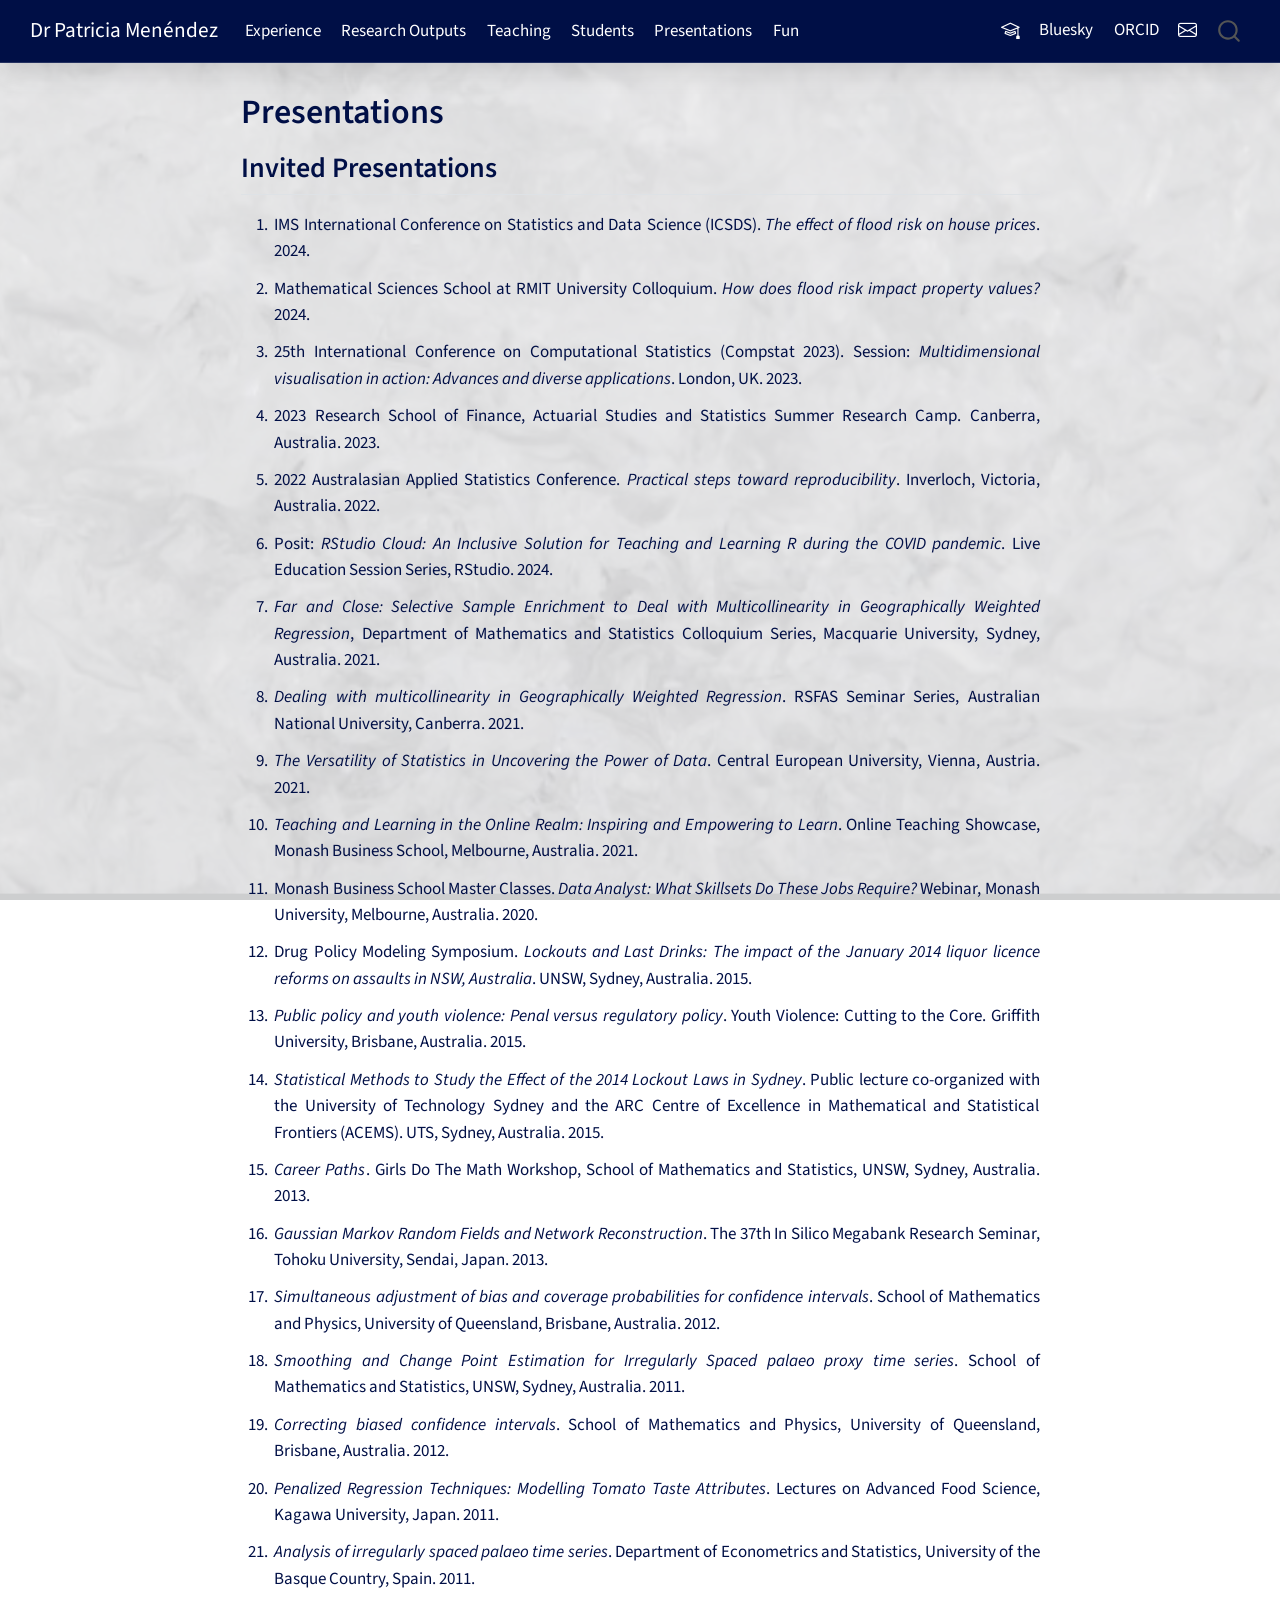
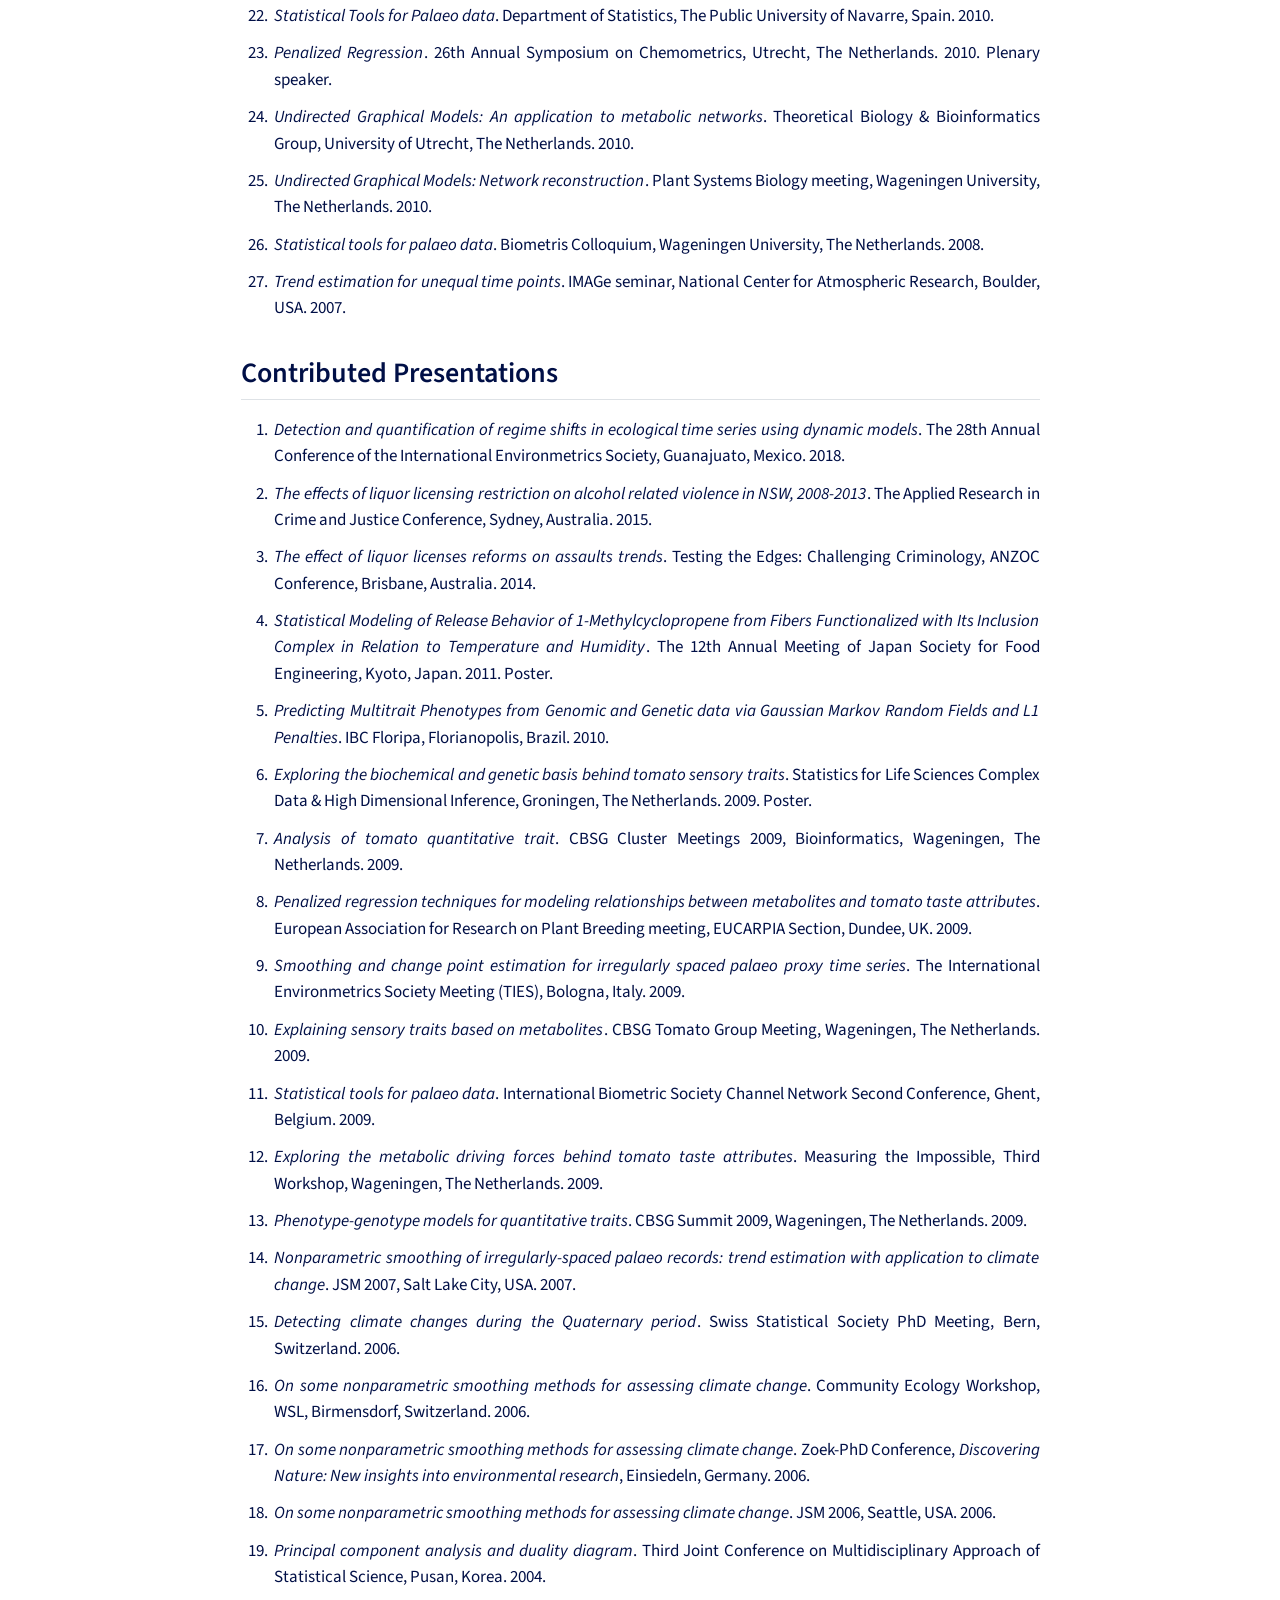
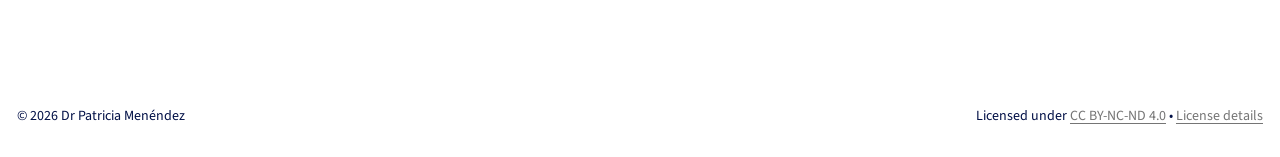
<file: presentations.html>
<!DOCTYPE html>
<html xmlns="http://www.w3.org/1999/xhtml" lang="en" xml:lang="en"><head>

<meta charset="utf-8">
<meta name="generator" content="quarto-1.9.37">

<meta name="viewport" content="width=device-width, initial-scale=1.0, user-scalable=yes">


<title>Presentations – Dr Patricia Menéndez</title>
<style>
/* Default styles provided by pandoc.
** See https://pandoc.org/MANUAL.html#variables-for-html for config info.
*/
code{white-space: pre-wrap;}
span.smallcaps{font-variant: small-caps;}
div.columns{display: flex; gap: min(4vw, 1.5em);}
div.column{flex: auto; overflow-x: auto;}
div.hanging-indent{margin-left: 1.5em; text-indent: -1.5em;}
ul.task-list{list-style: none;}
ul.task-list li input[type="checkbox"] {
  width: 0.8em;
  margin: 0 0.8em 0.2em -1em; /* quarto-specific, see https://github.com/quarto-dev/quarto-cli/issues/4556 */ 
  vertical-align: middle;
}
</style>


<script src="site_libs/quarto-nav/quarto-nav.js"></script>
<script src="site_libs/quarto-nav/headroom.min.js"></script>
<script src="site_libs/clipboard/clipboard.min.js"></script>
<script src="site_libs/quarto-search/autocomplete.umd.js"></script>
<script src="site_libs/quarto-search/fuse.min.js"></script>
<script src="site_libs/quarto-search/quarto-search.js"></script>
<meta name="quarto:offset" content="./">
<script src="site_libs/quarto-html/quarto.js" type="module"></script>
<script src="site_libs/quarto-html/tabsets/tabsets.js" type="module"></script>
<script src="site_libs/quarto-html/popper.min.js"></script>
<script src="site_libs/quarto-html/tippy.umd.min.js"></script>
<script src="site_libs/quarto-html/anchor.min.js"></script>
<link href="site_libs/quarto-html/tippy.css" rel="stylesheet">
<link href="site_libs/quarto-html/quarto-syntax-highlighting-7f8f88aac4f3542376d5c11b86a4c14d.css" rel="stylesheet" id="quarto-text-highlighting-styles">
<script src="site_libs/bootstrap/bootstrap.min.js"></script>
<link href="site_libs/bootstrap/bootstrap-icons.css" rel="stylesheet">
<link href="site_libs/bootstrap/bootstrap-4897d45d2f75ed4f519693be625836c5.min.css" rel="stylesheet" append-hash="true" id="quarto-bootstrap" data-mode="light">
<script id="quarto-search-options" type="application/json">{
  "location": "navbar",
  "copy-button": false,
  "collapse-after": 3,
  "panel-placement": "end",
  "type": "overlay",
  "limit": 50,
  "keyboard-shortcut": [
    "f",
    "/",
    "s"
  ],
  "show-item-context": false,
  "language": {
    "search-no-results-text": "No results",
    "search-matching-documents-text": "matching documents",
    "search-copy-link-title": "Copy link to search",
    "search-hide-matches-text": "Hide additional matches",
    "search-more-match-text": "more match in this document",
    "search-more-matches-text": "more matches in this document",
    "search-clear-button-title": "Clear",
    "search-text-placeholder": "",
    "search-detached-cancel-button-title": "Cancel",
    "search-submit-button-title": "Submit",
    "search-label": "Search"
  }
}</script>
<style>html{ scroll-behavior: smooth; }</style>


<link rel="stylesheet" href="styles.css">
</head>

<body class="nav-fixed fullcontent quarto-light">

<div id="quarto-search-results"></div>
  <header id="quarto-header" class="headroom fixed-top">
    <nav class="navbar navbar-expand-lg " data-bs-theme="dark">
      <div class="navbar-container container-fluid">
      <div class="navbar-brand-container mx-auto">
    <a class="navbar-brand" href="./index.html">
    <span class="navbar-title">Dr Patricia Menéndez</span>
    </a>
  </div>
            <div id="quarto-search" class="" title="Search"></div>
          <button class="navbar-toggler" type="button" data-bs-toggle="collapse" data-bs-target="#navbarCollapse" aria-controls="navbarCollapse" role="menu" aria-expanded="false" aria-label="Toggle navigation" onclick="if (window.quartoToggleHeadroom) { window.quartoToggleHeadroom(); }">
  <span class="navbar-toggler-icon"></span>
</button>
          <div class="collapse navbar-collapse" id="navbarCollapse">
            <ul class="navbar-nav navbar-nav-scroll me-auto">
  <li class="nav-item">
    <a class="nav-link" href="./experience.html"> 
<span class="menu-text">Experience</span></a>
  </li>  
  <li class="nav-item">
    <a class="nav-link" href="./publications.html"> 
<span class="menu-text">Research Outputs</span></a>
  </li>  
  <li class="nav-item">
    <a class="nav-link" href="./teaching.html"> 
<span class="menu-text">Teaching</span></a>
  </li>  
  <li class="nav-item">
    <a class="nav-link" href="./students.html"> 
<span class="menu-text">Students</span></a>
  </li>  
  <li class="nav-item">
    <a class="nav-link active" href="./presentations.html" aria-current="page"> 
<span class="menu-text">Presentations</span></a>
  </li>  
  <li class="nav-item">
    <a class="nav-link" href="./hobbies.html"> 
<span class="menu-text">Fun</span></a>
  </li>  
</ul>
            <ul class="navbar-nav navbar-nav-scroll ms-auto">
  <li class="nav-item compact">
    <a class="nav-link" href="https://scholar.google.com/citations?user=6ynCG1MAAAAJ&amp;hl=en"> <i class="bi bi-mortarboard" role="img" aria-label="Google Scholar">
</i> 
<span class="menu-text"></span></a>
  </li>  
  <li class="nav-item">
    <a class="nav-link" href="https://bsky.app/profile/patriciamenendez.bsky.social"> 
<span class="menu-text">Bluesky</span></a>
  </li>  
  <li class="nav-item">
    <a class="nav-link" href="https://orcid.org/0000-0003-0701-6315"> 
<span class="menu-text">ORCID</span></a>
  </li>  
  <li class="nav-item compact">
    <a class="nav-link" href="mailto:patricia.menendez@unimelb.edu.au"> <i class="bi bi-envelope" role="img" aria-label="Email">
</i> 
<span class="menu-text"></span></a>
  </li>  
</ul>
          </div> <!-- /navcollapse -->
            <div class="quarto-navbar-tools">
</div>
      </div> <!-- /container-fluid -->
    </nav>
</header>
<!-- content -->
<div id="quarto-content" class="quarto-container page-columns page-rows-contents page-layout-article page-navbar">
<!-- sidebar -->
<!-- margin-sidebar -->
    
<!-- main -->
<main class="content" id="quarto-document-content">

<header id="title-block-header" class="quarto-title-block default">
<div class="quarto-title">
<h1 class="title">Presentations</h1>
</div>



<div class="quarto-title-meta">

    
  
    
  </div>
  


</header>


<section id="invited-presentations" class="level2">
<h2 class="anchored" data-anchor-id="invited-presentations">Invited Presentations</h2>
<ol type="1">
<li>IMS International Conference on Statistics and Data Science (ICSDS). <em>The effect of flood risk on house prices</em>. 2024.</li>
<li>Mathematical Sciences School at RMIT University Colloquium. <em>How does flood risk impact property values?</em> 2024.</li>
<li>25th International Conference on Computational Statistics (Compstat 2023). Session: <em>Multidimensional visualisation in action: Advances and diverse applications</em>. London, UK. 2023.</li>
<li>2023 Research School of Finance, Actuarial Studies and Statistics Summer Research Camp. Canberra, Australia. 2023.</li>
<li>2022 Australasian Applied Statistics Conference. <em>Practical steps toward reproducibility</em>. Inverloch, Victoria, Australia. 2022.</li>
<li>Posit: <em>RStudio Cloud: An Inclusive Solution for Teaching and Learning R during the COVID pandemic</em>. Live Education Session Series, RStudio. 2024.</li>
<li><em>Far and Close: Selective Sample Enrichment to Deal with Multicollinearity in Geographically Weighted Regression</em>, Department of Mathematics and Statistics Colloquium Series, Macquarie University, Sydney, Australia. 2021.</li>
<li><em>Dealing with multicollinearity in Geographically Weighted Regression</em>. RSFAS Seminar Series, Australian National University, Canberra. 2021.</li>
<li><em>The Versatility of Statistics in Uncovering the Power of Data</em>. Central European University, Vienna, Austria. 2021.</li>
<li><em>Teaching and Learning in the Online Realm: Inspiring and Empowering to Learn</em>. Online Teaching Showcase, Monash Business School, Melbourne, Australia. 2021.</li>
<li>Monash Business School Master Classes. <em>Data Analyst: What Skillsets Do These Jobs Require?</em> Webinar, Monash University, Melbourne, Australia. 2020.</li>
<li>Drug Policy Modeling Symposium. <em>Lockouts and Last Drinks: The impact of the January 2014 liquor licence reforms on assaults in NSW, Australia</em>. UNSW, Sydney, Australia. 2015.</li>
<li><em>Public policy and youth violence: Penal versus regulatory policy</em>. Youth Violence: Cutting to the Core. Griffith University, Brisbane, Australia. 2015.</li>
<li><em>Statistical Methods to Study the Effect of the 2014 Lockout Laws in Sydney</em>. Public lecture co-organized with the University of Technology Sydney and the ARC Centre of Excellence in Mathematical and Statistical Frontiers (ACEMS). UTS, Sydney, Australia. 2015.</li>
<li><em>Career Paths</em>. Girls Do The Math Workshop, School of Mathematics and Statistics, UNSW, Sydney, Australia. 2013.</li>
<li><em>Gaussian Markov Random Fields and Network Reconstruction</em>. The 37th In Silico Megabank Research Seminar, Tohoku University, Sendai, Japan. 2013.</li>
<li><em>Simultaneous adjustment of bias and coverage probabilities for confidence intervals</em>. School of Mathematics and Physics, University of Queensland, Brisbane, Australia. 2012.</li>
<li><em>Smoothing and Change Point Estimation for Irregularly Spaced palaeo proxy time series</em>. School of Mathematics and Statistics, UNSW, Sydney, Australia. 2011.</li>
<li><em>Correcting biased confidence intervals</em>. School of Mathematics and Physics, University of Queensland, Brisbane, Australia. 2012.</li>
<li><em>Penalized Regression Techniques: Modelling Tomato Taste Attributes</em>. Lectures on Advanced Food Science, Kagawa University, Japan. 2011.</li>
<li><em>Analysis of irregularly spaced palaeo time series</em>. Department of Econometrics and Statistics, University of the Basque Country, Spain. 2011.</li>
<li><em>Statistical Tools for Palaeo data</em>. Department of Statistics, The Public University of Navarre, Spain. 2010.</li>
<li><em>Penalized Regression</em>. 26th Annual Symposium on Chemometrics, Utrecht, The Netherlands. 2010. Plenary speaker.</li>
<li><em>Undirected Graphical Models: An application to metabolic networks</em>. Theoretical Biology &amp; Bioinformatics Group, University of Utrecht, The Netherlands. 2010.</li>
<li><em>Undirected Graphical Models: Network reconstruction</em>. Plant Systems Biology meeting, Wageningen University, The Netherlands. 2010.</li>
<li><em>Statistical tools for palaeo data</em>. Biometris Colloquium, Wageningen University, The Netherlands. 2008.</li>
<li><em>Trend estimation for unequal time points</em>. IMAGe seminar, National Center for Atmospheric Research, Boulder, USA. 2007.</li>
</ol>
</section>
<section id="contributed-presentations" class="level2">
<h2 class="anchored" data-anchor-id="contributed-presentations">Contributed Presentations</h2>
<ol type="1">
<li><em>Detection and quantification of regime shifts in ecological time series using dynamic models</em>. The 28th Annual Conference of the International Environmetrics Society, Guanajuato, Mexico. 2018.</li>
<li><em>The effects of liquor licensing restriction on alcohol related violence in NSW, 2008-2013</em>. The Applied Research in Crime and Justice Conference, Sydney, Australia. 2015.</li>
<li><em>The effect of liquor licenses reforms on assaults trends</em>. Testing the Edges: Challenging Criminology, ANZOC Conference, Brisbane, Australia. 2014.</li>
<li><em>Statistical Modeling of Release Behavior of 1-Methylcyclopropene from Fibers Functionalized with Its Inclusion Complex in Relation to Temperature and Humidity</em>. The 12th Annual Meeting of Japan Society for Food Engineering, Kyoto, Japan. 2011. Poster.</li>
<li><em>Predicting Multitrait Phenotypes from Genomic and Genetic data via Gaussian Markov Random Fields and L1 Penalties</em>. IBC Floripa, Florianopolis, Brazil. 2010.</li>
<li><em>Exploring the biochemical and genetic basis behind tomato sensory traits</em>. Statistics for Life Sciences Complex Data &amp; High Dimensional Inference, Groningen, The Netherlands. 2009. Poster.</li>
<li><em>Analysis of tomato quantitative trait</em>. CBSG Cluster Meetings 2009, Bioinformatics, Wageningen, The Netherlands. 2009.</li>
<li><em>Penalized regression techniques for modeling relationships between metabolites and tomato taste attributes</em>. European Association for Research on Plant Breeding meeting, EUCARPIA Section, Dundee, UK. 2009.</li>
<li><em>Smoothing and change point estimation for irregularly spaced palaeo proxy time series</em>. The International Environmetrics Society Meeting (TIES), Bologna, Italy. 2009.</li>
<li><em>Explaining sensory traits based on metabolites</em>. CBSG Tomato Group Meeting, Wageningen, The Netherlands. 2009.</li>
<li><em>Statistical tools for palaeo data</em>. International Biometric Society Channel Network Second Conference, Ghent, Belgium. 2009.</li>
<li><em>Exploring the metabolic driving forces behind tomato taste attributes</em>. Measuring the Impossible, Third Workshop, Wageningen, The Netherlands. 2009.</li>
<li><em>Phenotype-genotype models for quantitative traits</em>. CBSG Summit 2009, Wageningen, The Netherlands. 2009.</li>
<li><em>Nonparametric smoothing of irregularly-spaced palaeo records: trend estimation with application to climate change</em>. JSM 2007, Salt Lake City, USA. 2007.</li>
<li><em>Detecting climate changes during the Quaternary period</em>. Swiss Statistical Society PhD Meeting, Bern, Switzerland. 2006.</li>
<li><em>On some nonparametric smoothing methods for assessing climate change</em>. Community Ecology Workshop, WSL, Birmensdorf, Switzerland. 2006.</li>
<li><em>On some nonparametric smoothing methods for assessing climate change</em>. Zoek-PhD Conference, <em>Discovering Nature: New insights into environmental research</em>, Einsiedeln, Germany. 2006.</li>
<li><em>On some nonparametric smoothing methods for assessing climate change</em>. JSM 2006, Seattle, USA. 2006.</li>
<li><em>Principal component analysis and duality diagram</em>. Third Joint Conference on Multidisciplinary Approach of Statistical Science, Pusan, Korea. 2004.</li>
</ol>


</section>

</main> <!-- /main -->
<script id="quarto-html-after-body" type="application/javascript">
  window.document.addEventListener("DOMContentLoaded", function (event) {
    const icon = "";
    const anchorJS = new window.AnchorJS();
    anchorJS.options = {
      placement: 'right',
      icon: icon
    };
    anchorJS.add('.anchored');
    const isCodeAnnotation = (el) => {
      for (const clz of el.classList) {
        if (clz.startsWith('code-annotation-')) {                     
          return true;
        }
      }
      return false;
    }
    const onCopySuccess = function(e) {
      // button target
      const button = e.trigger;
      // don't keep focus
      button.blur();
      // flash "checked"
      button.classList.add('code-copy-button-checked');
      var currentTitle = button.getAttribute("title");
      button.setAttribute("title", "Copied!");
      let tooltip;
      if (window.bootstrap) {
        button.setAttribute("data-bs-toggle", "tooltip");
        button.setAttribute("data-bs-placement", "left");
        button.setAttribute("data-bs-title", "Copied!");
        tooltip = new bootstrap.Tooltip(button, 
          { trigger: "manual", 
            customClass: "code-copy-button-tooltip",
            offset: [0, -8]});
        tooltip.show();    
      }
      setTimeout(function() {
        if (tooltip) {
          tooltip.hide();
          button.removeAttribute("data-bs-title");
          button.removeAttribute("data-bs-toggle");
          button.removeAttribute("data-bs-placement");
        }
        button.setAttribute("title", currentTitle);
        button.classList.remove('code-copy-button-checked');
      }, 1000);
      // clear code selection
      e.clearSelection();
    }
    const getTextToCopy = function(trigger) {
      const outerScaffold = trigger.parentElement.cloneNode(true);
      const codeEl = outerScaffold.querySelector('code');
      for (const childEl of codeEl.children) {
        if (isCodeAnnotation(childEl)) {
          childEl.remove();
        }
      }
      return codeEl.innerText;
    }
    const clipboard = new window.ClipboardJS('.code-copy-button:not([data-in-quarto-modal])', {
      text: getTextToCopy
    });
    clipboard.on('success', onCopySuccess);
    if (window.document.getElementById('quarto-embedded-source-code-modal')) {
      const clipboardModal = new window.ClipboardJS('.code-copy-button[data-in-quarto-modal]', {
        text: getTextToCopy,
        container: window.document.getElementById('quarto-embedded-source-code-modal')
      });
      clipboardModal.on('success', onCopySuccess);
    }
      var localhostRegex = new RegExp(/^(?:http|https):\/\/localhost\:?[0-9]*\//);
      var mailtoRegex = new RegExp(/^mailto:/);
        var filterRegex = new RegExp('/' + window.location.host + '/');
      var isInternal = (href) => {
          return filterRegex.test(href) || localhostRegex.test(href) || mailtoRegex.test(href);
      }
      // Inspect non-navigation links and adorn them if external
     var links = window.document.querySelectorAll('a[href]:not(.nav-link):not(.navbar-brand):not(.toc-action):not(.sidebar-link):not(.sidebar-item-toggle):not(.pagination-link):not(.no-external):not([aria-hidden]):not(.dropdown-item):not(.quarto-navigation-tool):not(.about-link)');
      for (var i=0; i<links.length; i++) {
        const link = links[i];
        if (!isInternal(link.href)) {
          // undo the damage that might have been done by quarto-nav.js in the case of
          // links that we want to consider external
          if (link.dataset.originalHref !== undefined) {
            link.href = link.dataset.originalHref;
          }
            // target, if specified
            link.setAttribute("target", "_blank");
            if (link.getAttribute("rel") === null) {
              link.setAttribute("rel", "noopener");
            }
        }
      }
    function tippyHover(el, contentFn, onTriggerFn, onUntriggerFn) {
      const config = {
        allowHTML: true,
        maxWidth: 500,
        delay: 100,
        arrow: false,
        appendTo: function(el) {
            return el.parentElement;
        },
        interactive: true,
        interactiveBorder: 10,
        theme: 'quarto',
        placement: 'bottom-start',
      };
      if (contentFn) {
        config.content = contentFn;
      }
      if (onTriggerFn) {
        config.onTrigger = onTriggerFn;
      }
      if (onUntriggerFn) {
        config.onUntrigger = onUntriggerFn;
      }
      window.tippy(el, config); 
    }
    const noterefs = window.document.querySelectorAll('a[role="doc-noteref"]');
    for (var i=0; i<noterefs.length; i++) {
      const ref = noterefs[i];
      tippyHover(ref, function() {
        // use id or data attribute instead here
        let href = ref.getAttribute('data-footnote-href') || ref.getAttribute('href');
        try { href = new URL(href).hash; } catch {}
        const id = href.replace(/^#\/?/, "");
        const note = window.document.getElementById(id);
        if (note) {
          return note.innerHTML;
        } else {
          return "";
        }
      });
    }
    const xrefs = window.document.querySelectorAll('a.quarto-xref');
    const processXRef = (id, note) => {
      // Strip column container classes
      const stripColumnClz = (el) => {
        el.classList.remove("page-full", "page-columns");
        if (el.children) {
          for (const child of el.children) {
            stripColumnClz(child);
          }
        }
      }
      stripColumnClz(note)
      if (id === null || id.startsWith('sec-')) {
        // Special case sections, only their first couple elements
        const container = document.createElement("div");
        if (note.children && note.children.length > 2) {
          container.appendChild(note.children[0].cloneNode(true));
          for (let i = 1; i < note.children.length; i++) {
            const child = note.children[i];
            if (child.tagName === "P" && child.innerText === "") {
              continue;
            } else {
              container.appendChild(child.cloneNode(true));
              break;
            }
          }
          if (window.Quarto?.typesetMath) {
            window.Quarto.typesetMath(container);
          }
          return container.innerHTML
        } else {
          if (window.Quarto?.typesetMath) {
            window.Quarto.typesetMath(note);
          }
          return note.innerHTML;
        }
      } else {
        // Remove any anchor links if they are present
        const anchorLink = note.querySelector('a.anchorjs-link');
        if (anchorLink) {
          anchorLink.remove();
        }
        if (window.Quarto?.typesetMath) {
          window.Quarto.typesetMath(note);
        }
        if (note.classList.contains("callout")) {
          return note.outerHTML;
        } else {
          return note.innerHTML;
        }
      }
    }
    for (var i=0; i<xrefs.length; i++) {
      const xref = xrefs[i];
      tippyHover(xref, undefined, function(instance) {
        instance.disable();
        let url = xref.getAttribute('href');
        let hash = undefined; 
        if (url.startsWith('#')) {
          hash = url;
        } else {
          try { hash = new URL(url).hash; } catch {}
        }
        if (hash) {
          const id = hash.replace(/^#\/?/, "");
          const note = window.document.getElementById(id);
          if (note !== null) {
            try {
              const html = processXRef(id, note.cloneNode(true));
              instance.setContent(html);
            } finally {
              instance.enable();
              instance.show();
            }
          } else {
            // See if we can fetch this
            fetch(url.split('#')[0])
            .then(res => res.text())
            .then(html => {
              const parser = new DOMParser();
              const htmlDoc = parser.parseFromString(html, "text/html");
              const note = htmlDoc.getElementById(id);
              if (note !== null) {
                const html = processXRef(id, note);
                instance.setContent(html);
              } 
            }).finally(() => {
              instance.enable();
              instance.show();
            });
          }
        } else {
          // See if we can fetch a full url (with no hash to target)
          // This is a special case and we should probably do some content thinning / targeting
          fetch(url)
          .then(res => res.text())
          .then(html => {
            const parser = new DOMParser();
            const htmlDoc = parser.parseFromString(html, "text/html");
            const note = htmlDoc.querySelector('main.content');
            if (note !== null) {
              // This should only happen for chapter cross references
              // (since there is no id in the URL)
              // remove the first header
              if (note.children.length > 0 && note.children[0].tagName === "HEADER") {
                note.children[0].remove();
              }
              const html = processXRef(null, note);
              instance.setContent(html);
            } 
          }).finally(() => {
            instance.enable();
            instance.show();
          });
        }
      }, function(instance) {
      });
    }
        let selectedAnnoteEl;
        const selectorForAnnotation = ( cell, annotation) => {
          let cellAttr = 'data-code-cell="' + cell + '"';
          let lineAttr = 'data-code-annotation="' +  annotation + '"';
          const selector = 'span[' + cellAttr + '][' + lineAttr + ']';
          return selector;
        }
        const selectCodeLines = (annoteEl) => {
          const doc = window.document;
          const targetCell = annoteEl.getAttribute("data-target-cell");
          const targetAnnotation = annoteEl.getAttribute("data-target-annotation");
          const annoteSpan = window.document.querySelector(selectorForAnnotation(targetCell, targetAnnotation));
          const lines = annoteSpan.getAttribute("data-code-lines").split(",");
          const lineIds = lines.map((line) => {
            return targetCell + "-" + line;
          })
          let top = null;
          let height = null;
          let parent = null;
          if (lineIds.length > 0) {
              //compute the position of the single el (top and bottom and make a div)
              const el = window.document.getElementById(lineIds[0]);
              top = el.offsetTop;
              height = el.offsetHeight;
              parent = el.parentElement.parentElement;
            if (lineIds.length > 1) {
              const lastEl = window.document.getElementById(lineIds[lineIds.length - 1]);
              const bottom = lastEl.offsetTop + lastEl.offsetHeight;
              height = bottom - top;
            }
            if (top !== null && height !== null && parent !== null) {
              // cook up a div (if necessary) and position it 
              let div = window.document.getElementById("code-annotation-line-highlight");
              if (div === null) {
                div = window.document.createElement("div");
                div.setAttribute("id", "code-annotation-line-highlight");
                div.style.position = 'absolute';
                parent.appendChild(div);
              }
              div.style.top = top - 2 + "px";
              div.style.height = height + 4 + "px";
              div.style.left = 0;
              let gutterDiv = window.document.getElementById("code-annotation-line-highlight-gutter");
              if (gutterDiv === null) {
                gutterDiv = window.document.createElement("div");
                gutterDiv.setAttribute("id", "code-annotation-line-highlight-gutter");
                gutterDiv.style.position = 'absolute';
                const codeCell = window.document.getElementById(targetCell);
                const gutter = codeCell.querySelector('.code-annotation-gutter');
                gutter.appendChild(gutterDiv);
              }
              gutterDiv.style.top = top - 2 + "px";
              gutterDiv.style.height = height + 4 + "px";
            }
            selectedAnnoteEl = annoteEl;
          }
        };
        const unselectCodeLines = () => {
          const elementsIds = ["code-annotation-line-highlight", "code-annotation-line-highlight-gutter"];
          elementsIds.forEach((elId) => {
            const div = window.document.getElementById(elId);
            if (div) {
              div.remove();
            }
          });
          selectedAnnoteEl = undefined;
        };
          // Handle positioning of the toggle
      window.addEventListener(
        "resize",
        throttle(() => {
          elRect = undefined;
          if (selectedAnnoteEl) {
            selectCodeLines(selectedAnnoteEl);
          }
        }, 10)
      );
      function throttle(fn, ms) {
      let throttle = false;
      let timer;
        return (...args) => {
          if(!throttle) { // first call gets through
              fn.apply(this, args);
              throttle = true;
          } else { // all the others get throttled
              if(timer) clearTimeout(timer); // cancel #2
              timer = setTimeout(() => {
                fn.apply(this, args);
                timer = throttle = false;
              }, ms);
          }
        };
      }
        // Attach click handler to the DT
        const annoteDls = window.document.querySelectorAll('dt[data-target-cell]');
        for (const annoteDlNode of annoteDls) {
          annoteDlNode.addEventListener('click', (event) => {
            const clickedEl = event.target;
            if (clickedEl !== selectedAnnoteEl) {
              unselectCodeLines();
              const activeEl = window.document.querySelector('dt[data-target-cell].code-annotation-active');
              if (activeEl) {
                activeEl.classList.remove('code-annotation-active');
              }
              selectCodeLines(clickedEl);
              clickedEl.classList.add('code-annotation-active');
            } else {
              // Unselect the line
              unselectCodeLines();
              clickedEl.classList.remove('code-annotation-active');
            }
          });
        }
    const findCites = (el) => {
      const parentEl = el.parentElement;
      if (parentEl) {
        const cites = parentEl.dataset.cites;
        if (cites) {
          return {
            el,
            cites: cites.split(' ')
          };
        } else {
          return findCites(el.parentElement)
        }
      } else {
        return undefined;
      }
    };
    var bibliorefs = window.document.querySelectorAll('a[role="doc-biblioref"]');
    for (var i=0; i<bibliorefs.length; i++) {
      const ref = bibliorefs[i];
      const citeInfo = findCites(ref);
      if (citeInfo) {
        tippyHover(citeInfo.el, function() {
          var popup = window.document.createElement('div');
          citeInfo.cites.forEach(function(cite) {
            var citeDiv = window.document.createElement('div');
            citeDiv.classList.add('hanging-indent');
            citeDiv.classList.add('csl-entry');
            var biblioDiv = window.document.getElementById('ref-' + cite);
            if (biblioDiv) {
              citeDiv.innerHTML = biblioDiv.innerHTML;
            }
            popup.appendChild(citeDiv);
          });
          return popup.innerHTML;
        });
      }
    }
  });
  </script>
</div> <!-- /content -->
<footer class="footer">
  <div class="nav-footer">
    <div class="nav-footer-left">
<p>© 2026 Dr Patricia Menéndez</p>
</div>   
    <div class="nav-footer-center">
      &nbsp;
    </div>
    <div class="nav-footer-right">
<p>Licensed under <a href="https://creativecommons.org/licenses/by-nc-nd/4.0/">CC BY-NC-ND 4.0</a> • <a href="./license.html">License details</a></p>
</div>
  </div>
</footer>




<script src="site_libs/quarto-html/zenscroll-min.js"></script>
</body></html>
</file>
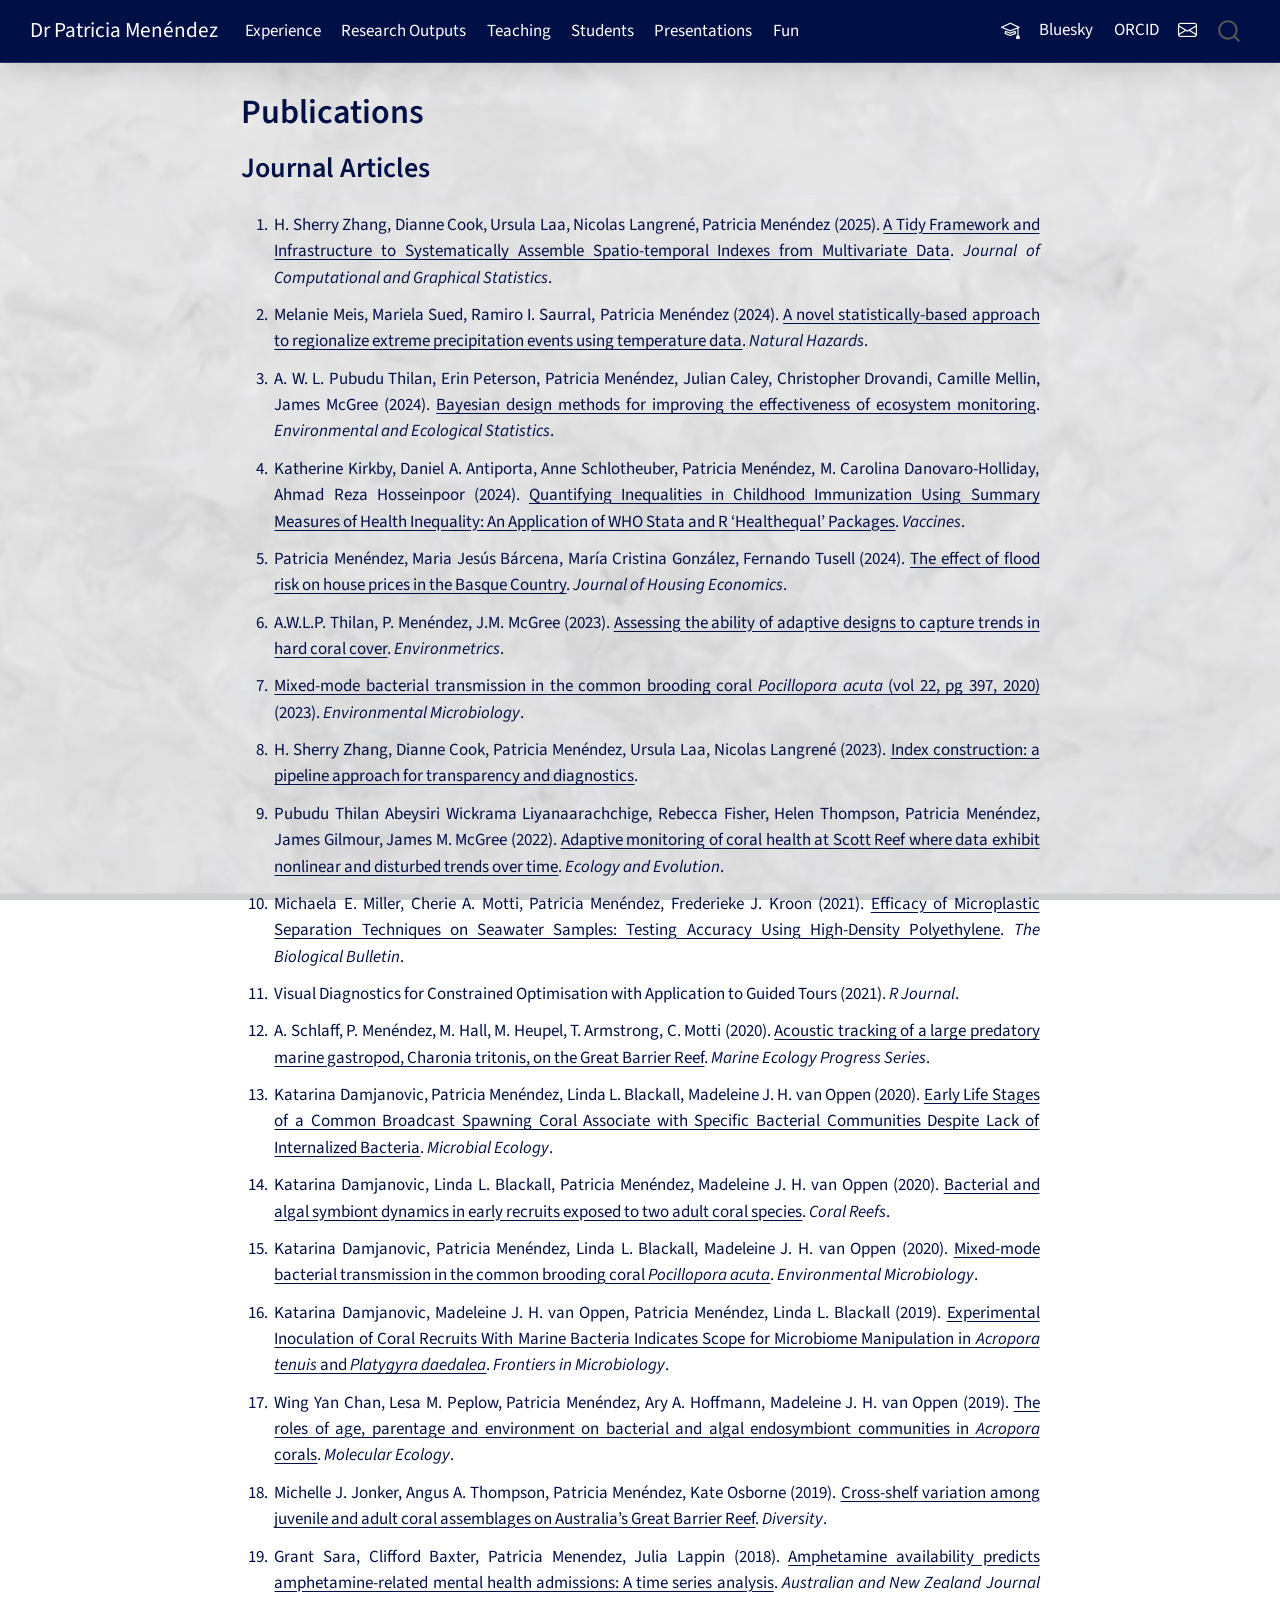
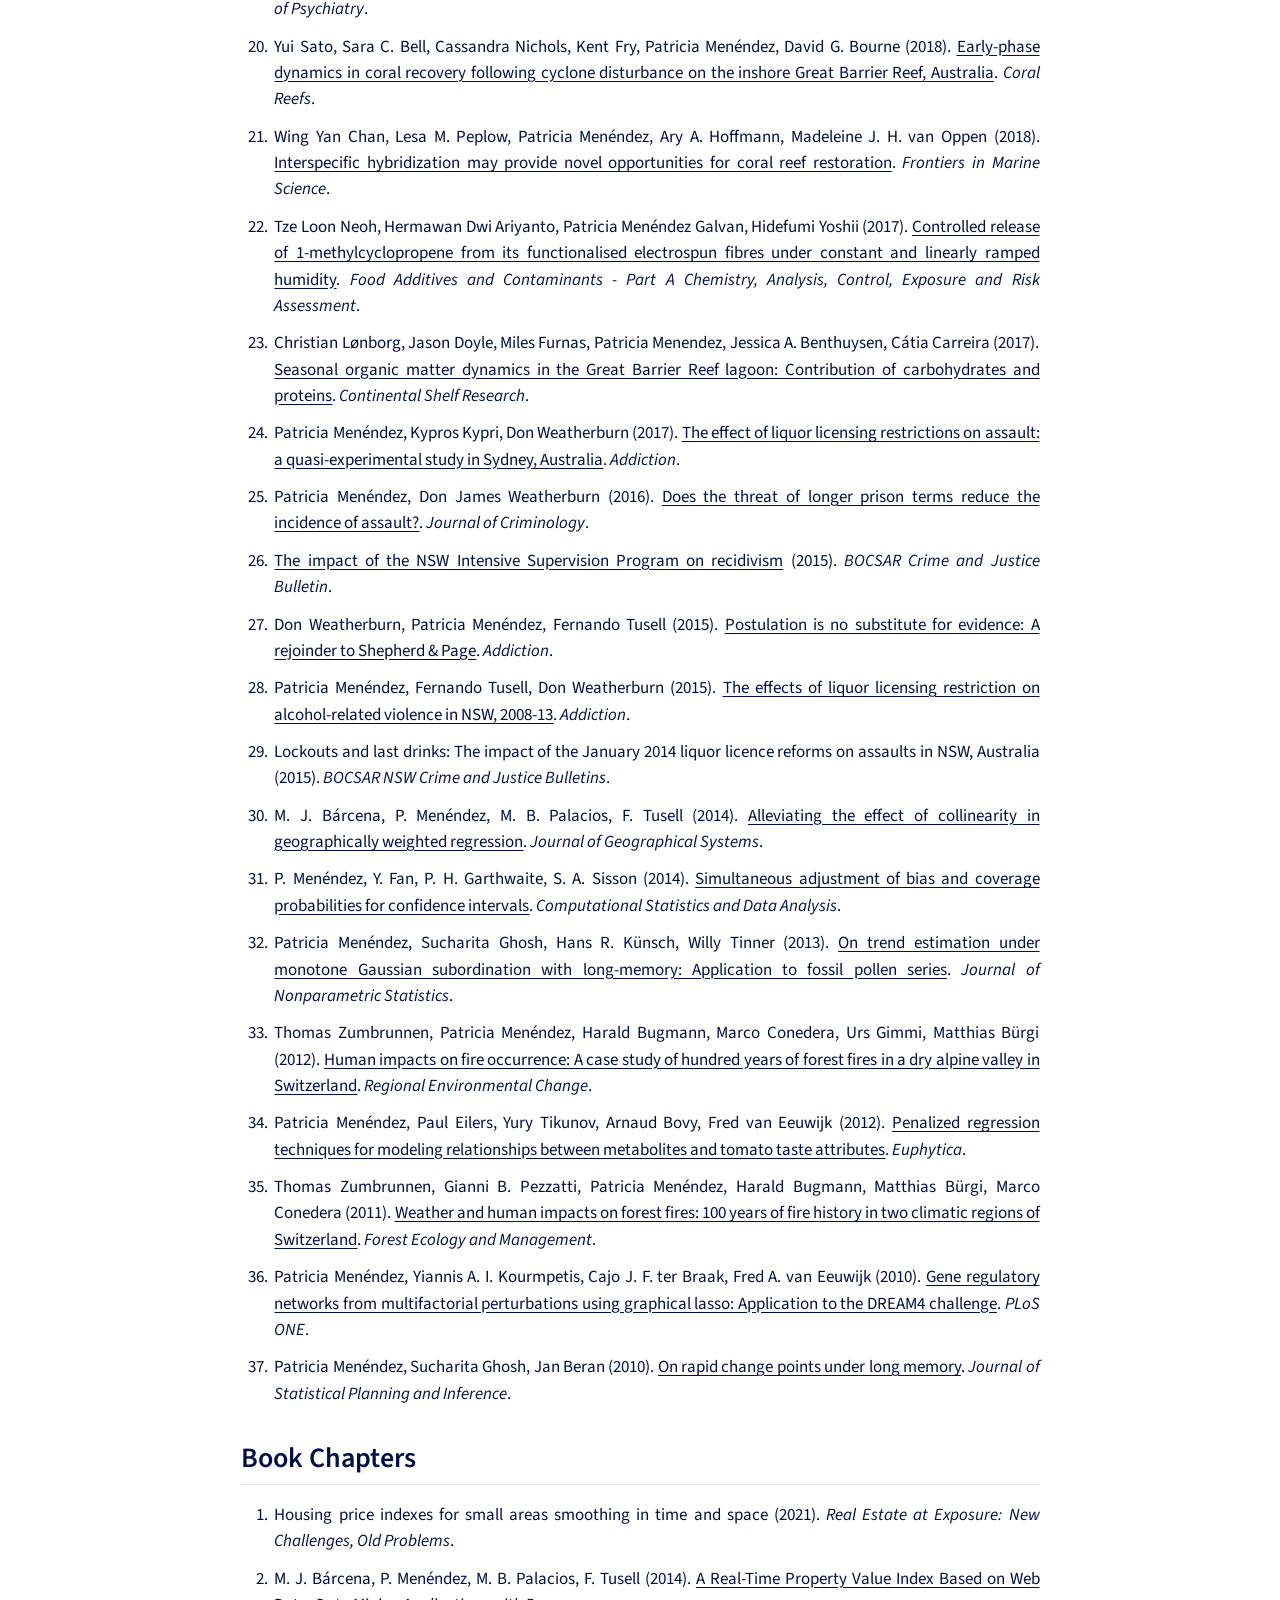
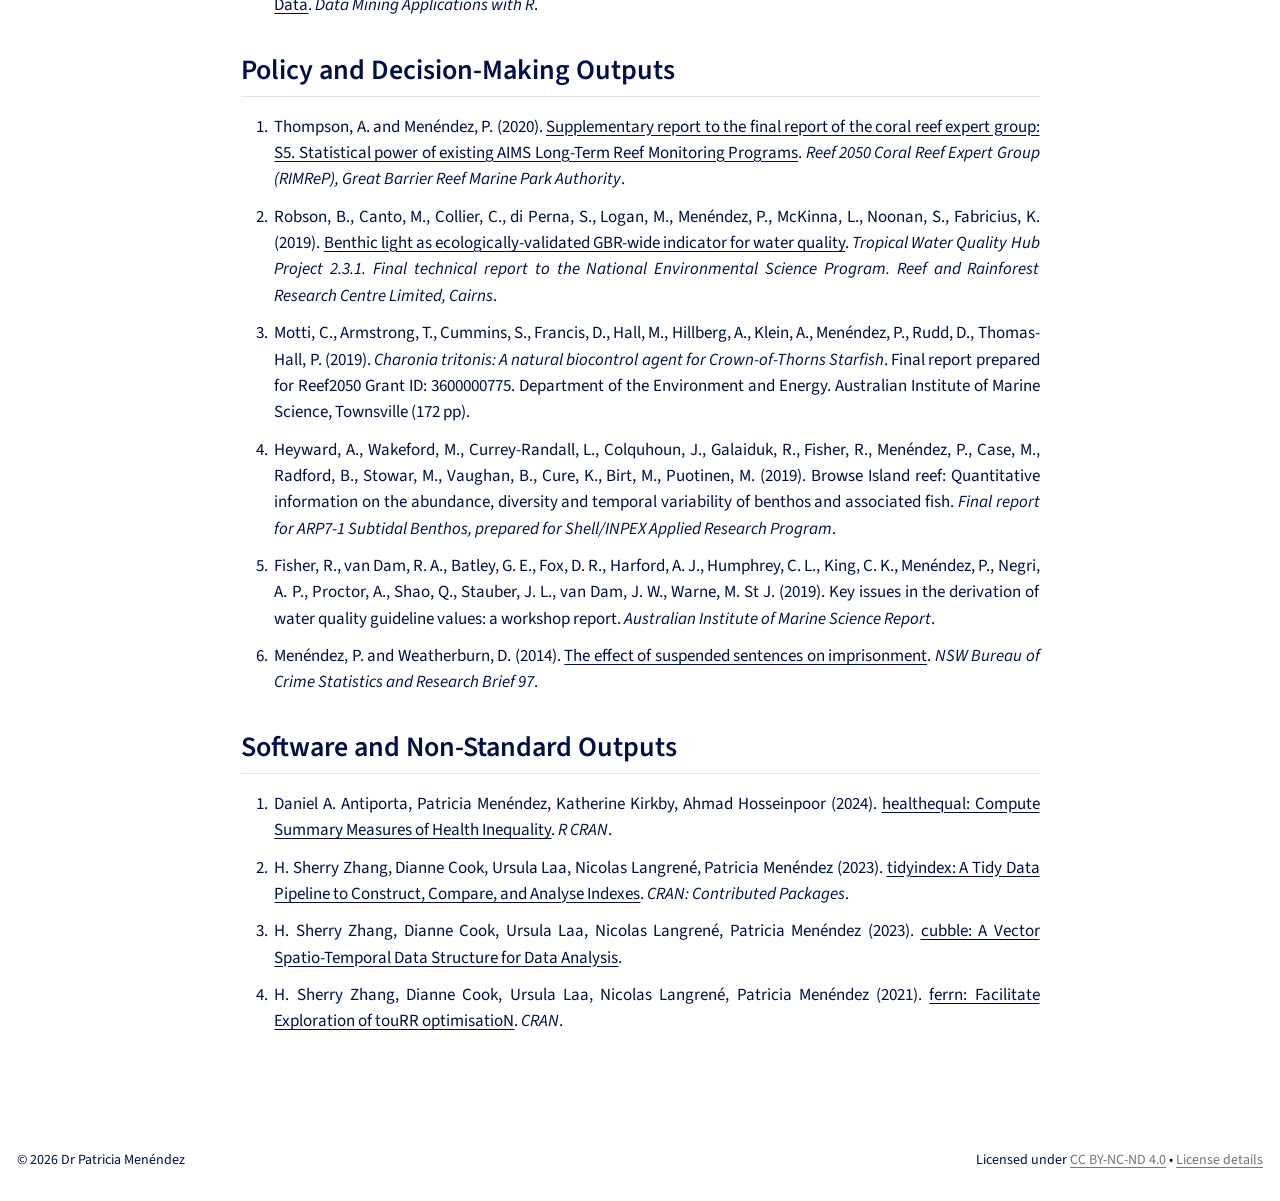
<file: publications.html>
<!DOCTYPE html>
<html xmlns="http://www.w3.org/1999/xhtml" lang="en" xml:lang="en"><head>

<meta charset="utf-8">
<meta name="generator" content="quarto-1.9.37">

<meta name="viewport" content="width=device-width, initial-scale=1.0, user-scalable=yes">


<title>Publications – Dr Patricia Menéndez</title>
<style>
/* Default styles provided by pandoc.
** See https://pandoc.org/MANUAL.html#variables-for-html for config info.
*/
code{white-space: pre-wrap;}
span.smallcaps{font-variant: small-caps;}
div.columns{display: flex; gap: min(4vw, 1.5em);}
div.column{flex: auto; overflow-x: auto;}
div.hanging-indent{margin-left: 1.5em; text-indent: -1.5em;}
ul.task-list{list-style: none;}
ul.task-list li input[type="checkbox"] {
  width: 0.8em;
  margin: 0 0.8em 0.2em -1em; /* quarto-specific, see https://github.com/quarto-dev/quarto-cli/issues/4556 */ 
  vertical-align: middle;
}
</style>


<script src="site_libs/quarto-nav/quarto-nav.js"></script>
<script src="site_libs/quarto-nav/headroom.min.js"></script>
<script src="site_libs/clipboard/clipboard.min.js"></script>
<script src="site_libs/quarto-search/autocomplete.umd.js"></script>
<script src="site_libs/quarto-search/fuse.min.js"></script>
<script src="site_libs/quarto-search/quarto-search.js"></script>
<meta name="quarto:offset" content="./">
<script src="site_libs/quarto-html/quarto.js" type="module"></script>
<script src="site_libs/quarto-html/tabsets/tabsets.js" type="module"></script>
<script src="site_libs/quarto-html/popper.min.js"></script>
<script src="site_libs/quarto-html/tippy.umd.min.js"></script>
<script src="site_libs/quarto-html/anchor.min.js"></script>
<link href="site_libs/quarto-html/tippy.css" rel="stylesheet">
<link href="site_libs/quarto-html/quarto-syntax-highlighting-7f8f88aac4f3542376d5c11b86a4c14d.css" rel="stylesheet" id="quarto-text-highlighting-styles">
<script src="site_libs/bootstrap/bootstrap.min.js"></script>
<link href="site_libs/bootstrap/bootstrap-icons.css" rel="stylesheet">
<link href="site_libs/bootstrap/bootstrap-4897d45d2f75ed4f519693be625836c5.min.css" rel="stylesheet" append-hash="true" id="quarto-bootstrap" data-mode="light">
<script id="quarto-search-options" type="application/json">{
  "location": "navbar",
  "copy-button": false,
  "collapse-after": 3,
  "panel-placement": "end",
  "type": "overlay",
  "limit": 50,
  "keyboard-shortcut": [
    "f",
    "/",
    "s"
  ],
  "show-item-context": false,
  "language": {
    "search-no-results-text": "No results",
    "search-matching-documents-text": "matching documents",
    "search-copy-link-title": "Copy link to search",
    "search-hide-matches-text": "Hide additional matches",
    "search-more-match-text": "more match in this document",
    "search-more-matches-text": "more matches in this document",
    "search-clear-button-title": "Clear",
    "search-text-placeholder": "",
    "search-detached-cancel-button-title": "Cancel",
    "search-submit-button-title": "Submit",
    "search-label": "Search"
  }
}</script>
<style>html{ scroll-behavior: smooth; }</style>


<link rel="stylesheet" href="styles.css">
</head>

<body class="nav-fixed fullcontent quarto-light">

<div id="quarto-search-results"></div>
  <header id="quarto-header" class="headroom fixed-top">
    <nav class="navbar navbar-expand-lg " data-bs-theme="dark">
      <div class="navbar-container container-fluid">
      <div class="navbar-brand-container mx-auto">
    <a class="navbar-brand" href="./index.html">
    <span class="navbar-title">Dr Patricia Menéndez</span>
    </a>
  </div>
            <div id="quarto-search" class="" title="Search"></div>
          <button class="navbar-toggler" type="button" data-bs-toggle="collapse" data-bs-target="#navbarCollapse" aria-controls="navbarCollapse" role="menu" aria-expanded="false" aria-label="Toggle navigation" onclick="if (window.quartoToggleHeadroom) { window.quartoToggleHeadroom(); }">
  <span class="navbar-toggler-icon"></span>
</button>
          <div class="collapse navbar-collapse" id="navbarCollapse">
            <ul class="navbar-nav navbar-nav-scroll me-auto">
  <li class="nav-item">
    <a class="nav-link" href="./experience.html"> 
<span class="menu-text">Experience</span></a>
  </li>  
  <li class="nav-item">
    <a class="nav-link active" href="./publications.html" aria-current="page"> 
<span class="menu-text">Research Outputs</span></a>
  </li>  
  <li class="nav-item">
    <a class="nav-link" href="./teaching.html"> 
<span class="menu-text">Teaching</span></a>
  </li>  
  <li class="nav-item">
    <a class="nav-link" href="./students.html"> 
<span class="menu-text">Students</span></a>
  </li>  
  <li class="nav-item">
    <a class="nav-link" href="./presentations.html"> 
<span class="menu-text">Presentations</span></a>
  </li>  
  <li class="nav-item">
    <a class="nav-link" href="./hobbies.html"> 
<span class="menu-text">Fun</span></a>
  </li>  
</ul>
            <ul class="navbar-nav navbar-nav-scroll ms-auto">
  <li class="nav-item compact">
    <a class="nav-link" href="https://scholar.google.com/citations?user=6ynCG1MAAAAJ&amp;hl=en"> <i class="bi bi-mortarboard" role="img" aria-label="Google Scholar">
</i> 
<span class="menu-text"></span></a>
  </li>  
  <li class="nav-item">
    <a class="nav-link" href="https://bsky.app/profile/patriciamenendez.bsky.social"> 
<span class="menu-text">Bluesky</span></a>
  </li>  
  <li class="nav-item">
    <a class="nav-link" href="https://orcid.org/0000-0003-0701-6315"> 
<span class="menu-text">ORCID</span></a>
  </li>  
  <li class="nav-item compact">
    <a class="nav-link" href="mailto:patricia.menendez@unimelb.edu.au"> <i class="bi bi-envelope" role="img" aria-label="Email">
</i> 
<span class="menu-text"></span></a>
  </li>  
</ul>
          </div> <!-- /navcollapse -->
            <div class="quarto-navbar-tools">
</div>
      </div> <!-- /container-fluid -->
    </nav>
</header>
<!-- content -->
<div id="quarto-content" class="quarto-container page-columns page-rows-contents page-layout-article page-navbar">
<!-- sidebar -->
<!-- margin-sidebar -->
    
<!-- main -->
<main class="content" id="quarto-document-content">

<header id="title-block-header" class="quarto-title-block default">
<div class="quarto-title">
<h1 class="title">Publications</h1>
</div>



<div class="quarto-title-meta">

    
  
    
  </div>
  


</header>


<section id="journal-articles" class="level2">
<h2 class="anchored" data-anchor-id="journal-articles">Journal Articles</h2>
<ol type="1">
<li>H. Sherry Zhang, Dianne Cook, Ursula Laa, Nicolas Langrené, Patricia Menéndez (2025). <a href="https://doi.org/10.1080/10618600.2024.2374960">A Tidy Framework and Infrastructure to Systematically Assemble Spatio-temporal Indexes from Multivariate Data</a>. <em>Journal of Computational and Graphical Statistics</em>.</li>
<li>Melanie Meis, Mariela Sued, Ramiro I. Saurral, Patricia Menéndez (2024). <a href="https://doi.org/10.1007/s11069-024-06805-9">A novel statistically-based approach to regionalize extreme precipitation events using temperature data</a>. <em>Natural Hazards</em>.</li>
<li>A. W. L. Pubudu Thilan, Erin Peterson, Patricia Menéndez, Julian Caley, Christopher Drovandi, Camille Mellin, James McGree (2024). <a href="https://doi.org/10.1007/s10651-024-00623-9">Bayesian design methods for improving the effectiveness of ecosystem monitoring</a>. <em>Environmental and Ecological Statistics</em>.</li>
<li>Katherine Kirkby, Daniel A. Antiporta, Anne Schlotheuber, Patricia Menéndez, M. Carolina Danovaro-Holliday, Ahmad Reza Hosseinpoor (2024). <a href="https://doi.org/10.3390/vaccines12121324">Quantifying Inequalities in Childhood Immunization Using Summary Measures of Health Inequality: An Application of WHO Stata and R ‘Healthequal’ Packages</a>. <em>Vaccines</em>.</li>
<li>Patricia Menéndez, Maria Jesús Bárcena, María Cristina González, Fernando Tusell (2024). <a href="https://doi.org/10.1016/j.jhe.2024.102022">The effect of flood risk on house prices in the Basque Country</a>. <em>Journal of Housing Economics</em>.</li>
<li>A.W.L.P. Thilan, P. Menéndez, J.M. McGree (2023). <a href="https://doi.org/10.1002/env.2802">Assessing the ability of adaptive designs to capture trends in hard coral cover</a>. <em>Environmetrics</em>.</li>
<li><a href="https://doi.org/10.1111/1462-2920.16389">Mixed-mode bacterial transmission in the common brooding coral <em>Pocillopora acuta</em> (vol 22, pg 397, 2020)</a> (2023). <em>Environmental Microbiology</em>.</li>
<li>H. Sherry Zhang, Dianne Cook, Patricia Menéndez, Ursula Laa, Nicolas Langrené (2023). <a href="https://doi.org/10.5194/egusphere-egu23-10496">Index construction: a pipeline approach for transparency and diagnostics</a>.</li>
<li>Pubudu Thilan Abeysiri Wickrama Liyanaarachchige, Rebecca Fisher, Helen Thompson, Patricia Menéndez, James Gilmour, James M. McGree (2022). <a href="https://doi.org/10.1002/ece3.9233">Adaptive monitoring of coral health at Scott Reef where data exhibit nonlinear and disturbed trends over time</a>. <em>Ecology and Evolution</em>.</li>
<li>Michaela E. Miller, Cherie A. Motti, Patricia Menéndez, Frederieke J. Kroon (2021). <a href="https://doi.org/10.1086/710755">Efficacy of Microplastic Separation Techniques on Seawater Samples: Testing Accuracy Using High-Density Polyethylene</a>. <em>The Biological Bulletin</em>.</li>
<li>Visual Diagnostics for Constrained Optimisation with Application to Guided Tours (2021). <em>R Journal</em>.</li>
<li>A. Schlaff, P. Menéndez, M. Hall, M. Heupel, T. Armstrong, C. Motti (2020). <a href="https://doi.org/10.3354/meps13291">Acoustic tracking of a large predatory marine gastropod, Charonia tritonis, on the Great Barrier Reef</a>. <em>Marine Ecology Progress Series</em>.</li>
<li>Katarina Damjanovic, Patricia Menéndez, Linda L. Blackall, Madeleine J. H. van Oppen (2020). <a href="https://doi.org/10.1007/s00248-019-01428-1">Early Life Stages of a Common Broadcast Spawning Coral Associate with Specific Bacterial Communities Despite Lack of Internalized Bacteria</a>. <em>Microbial Ecology</em>.</li>
<li>Katarina Damjanovic, Linda L. Blackall, Patricia Menéndez, Madeleine J. H. van Oppen (2020). <a href="https://doi.org/10.1007/s00338-019-01871-z">Bacterial and algal symbiont dynamics in early recruits exposed to two adult coral species</a>. <em>Coral Reefs</em>.</li>
<li>Katarina Damjanovic, Patricia Menéndez, Linda L. Blackall, Madeleine J. H. van Oppen (2020). <a href="https://enviromicro-journals.onlinelibrary.wiley.com/doi/10.1111/1462-2920.14856">Mixed-mode bacterial transmission in the common brooding coral <em>Pocillopora acuta</em></a>. <em>Environmental Microbiology</em>.</li>
<li>Katarina Damjanovic, Madeleine J. H. van Oppen, Patricia Menéndez, Linda L. Blackall (2019). <a href="https://doi.org/10.3389/fmicb.2019.01702">Experimental Inoculation of Coral Recruits With Marine Bacteria Indicates Scope for Microbiome Manipulation in <em>Acropora tenuis</em> and <em>Platygyra daedalea</em></a>. <em>Frontiers in Microbiology</em>.</li>
<li>Wing Yan Chan, Lesa M. Peplow, Patricia Menéndez, Ary A. Hoffmann, Madeleine J. H. van Oppen (2019). <a href="https://doi.org/10.1111/mec.15187">The roles of age, parentage and environment on bacterial and algal endosymbiont communities in <em>Acropora</em> corals</a>. <em>Molecular Ecology</em>.</li>
<li>Michelle J. Jonker, Angus A. Thompson, Patricia Menéndez, Kate Osborne (2019). <a href="https://doi.org/10.3390/d11060085">Cross-shelf variation among juvenile and adult coral assemblages on Australia’s Great Barrier Reef</a>. <em>Diversity</em>.</li>
<li>Grant Sara, Clifford Baxter, Patricia Menendez, Julia Lappin (2018). <a href="https://doi.org/10.1177/0004867418763538">Amphetamine availability predicts amphetamine-related mental health admissions: A time series analysis</a>. <em>Australian and New Zealand Journal of Psychiatry</em>.</li>
<li>Yui Sato, Sara C. Bell, Cassandra Nichols, Kent Fry, Patricia Menéndez, David G. Bourne (2018). <a href="https://doi.org/10.1007/s00338-018-1668-z">Early-phase dynamics in coral recovery following cyclone disturbance on the inshore Great Barrier Reef, Australia</a>. <em>Coral Reefs</em>.</li>
<li>Wing Yan Chan, Lesa M. Peplow, Patricia Menéndez, Ary A. Hoffmann, Madeleine J. H. van Oppen (2018). <a href="https://doi.org/10.3389/fmars.2018.00160">Interspecific hybridization may provide novel opportunities for coral reef restoration</a>. <em>Frontiers in Marine Science</em>.</li>
<li>Tze Loon Neoh, Hermawan Dwi Ariyanto, Patricia Menéndez Galvan, Hidefumi Yoshii (2017). <a href="https://doi.org/10.1080/19440049.2017.1325520">Controlled release of 1-methylcyclopropene from its functionalised electrospun fibres under constant and linearly ramped humidity</a>. <em>Food Additives and Contaminants - Part A Chemistry, Analysis, Control, Exposure and Risk Assessment</em>.</li>
<li>Christian Lønborg, Jason Doyle, Miles Furnas, Patricia Menendez, Jessica A. Benthuysen, Cátia Carreira (2017). <a href="https://doi.org/10.1016/j.csr.2017.01.010">Seasonal organic matter dynamics in the Great Barrier Reef lagoon: Contribution of carbohydrates and proteins</a>. <em>Continental Shelf Research</em>.</li>
<li>Patricia Menéndez, Kypros Kypri, Don Weatherburn (2017). <a href="https://doi.org/10.1111/add.13621">The effect of liquor licensing restrictions on assault: a quasi-experimental study in Sydney, Australia</a>. <em>Addiction</em>.</li>
<li>Patricia Menéndez, Don James Weatherburn (2016). <a href="https://doi.org/10.1177/0004865815575397">Does the threat of longer prison terms reduce the incidence of assault?</a>. <em>Journal of Criminology</em>.</li>
<li><a href="https://www.bocsar.nsw.gov.au/Publications/CJB/Report-2015-The-impact-of-the-NSW-Intensive-Supervision-Program-on-recidivism-cjb186.pdf">The impact of the NSW Intensive Supervision Program on recidivism</a> (2015). <em>BOCSAR Crime and Justice Bulletin</em>.</li>
<li>Don Weatherburn, Patricia Menéndez, Fernando Tusell (2015). <a href="https://doi.org/10.1111/add.13049">Postulation is no substitute for evidence: A rejoinder to Shepherd &amp; Page</a>. <em>Addiction</em>.</li>
<li>Patricia Menéndez, Fernando Tusell, Don Weatherburn (2015). <a href="https://doi.org/10.1111/add.12951">The effects of liquor licensing restriction on alcohol-related violence in NSW, 2008-13</a>. <em>Addiction</em>.</li>
<li>Lockouts and last drinks: The impact of the January 2014 liquor licence reforms on assaults in NSW, Australia (2015). <em>BOCSAR NSW Crime and Justice Bulletins</em>.</li>
<li>M. J. Bárcena, P. Menéndez, M. B. Palacios, F. Tusell (2014). <a href="https://doi.org/10.1007/s10109-014-0199-6">Alleviating the effect of collinearity in geographically weighted regression</a>. <em>Journal of Geographical Systems</em>.</li>
<li>P. Menéndez, Y. Fan, P. H. Garthwaite, S. A. Sisson (2014). <a href="https://doi.org/10.1016/j.csda.2013.08.016">Simultaneous adjustment of bias and coverage probabilities for confidence intervals</a>. <em>Computational Statistics and Data Analysis</em>.</li>
<li>Patricia Menéndez, Sucharita Ghosh, Hans R. Künsch, Willy Tinner (2013). <a href="https://doi.org/10.1080/10485252.2013.826357">On trend estimation under monotone Gaussian subordination with long-memory: Application to fossil pollen series</a>. <em>Journal of Nonparametric Statistics</em>.</li>
<li>Thomas Zumbrunnen, Patricia Menéndez, Harald Bugmann, Marco Conedera, Urs Gimmi, Matthias Bürgi (2012). <a href="https://doi.org/10.1007/s10113-012-0307-4">Human impacts on fire occurrence: A case study of hundred years of forest fires in a dry alpine valley in Switzerland</a>. <em>Regional Environmental Change</em>.</li>
<li>Patricia Menéndez, Paul Eilers, Yury Tikunov, Arnaud Bovy, Fred van Eeuwijk (2012). <a href="https://doi.org/10.1007/s10681-011-0374-5">Penalized regression techniques for modeling relationships between metabolites and tomato taste attributes</a>. <em>Euphytica</em>.</li>
<li>Thomas Zumbrunnen, Gianni B. Pezzatti, Patricia Menéndez, Harald Bugmann, Matthias Bürgi, Marco Conedera (2011). <a href="https://doi.org/10.1016/j.foreco.2010.10.009">Weather and human impacts on forest fires: 100 years of fire history in two climatic regions of Switzerland</a>. <em>Forest Ecology and Management</em>.</li>
<li>Patricia Menéndez, Yiannis A. I. Kourmpetis, Cajo J. F. ter Braak, Fred A. van Eeuwijk (2010). <a href="https://doi.org/10.1371/journal.pone.0014147">Gene regulatory networks from multifactorial perturbations using graphical lasso: Application to the DREAM4 challenge</a>. <em>PLoS ONE</em>.</li>
<li>Patricia Menéndez, Sucharita Ghosh, Jan Beran (2010). <a href="https://doi.org/10.1016/j.jspi.2010.04.051">On rapid change points under long memory</a>. <em>Journal of Statistical Planning and Inference</em>.</li>
</ol>
</section>
<section id="book-chapters" class="level2">
<h2 class="anchored" data-anchor-id="book-chapters">Book Chapters</h2>
<ol type="1">
<li>Housing price indexes for small areas smoothing in time and space (2021). <em>Real Estate at Exposure: New Challenges, Old Problems</em>.</li>
<li>M. J. Bárcena, P. Menéndez, M. B. Palacios, F. Tusell (2014). <a href="https://doi.org/10.1016/B978-0-12-411511-8.00010-4">A Real-Time Property Value Index Based on Web Data</a>. <em>Data Mining Applications with R</em>.</li>
</ol>
</section>
<section id="policy-and-decision-making-outputs" class="level2">
<h2 class="anchored" data-anchor-id="policy-and-decision-making-outputs">Policy and Decision-Making Outputs</h2>
<ol type="1">
<li>Thompson, A. and Menéndez, P. (2020). <a href="https://elibrary.gbrmpa.gov.au/jspui/handle/11017/3567">Supplementary report to the final report of the coral reef expert group: S5. Statistical power of existing AIMS Long-Term Reef Monitoring Programs</a>. <em>Reef 2050 Coral Reef Expert Group (RIMReP), Great Barrier Reef Marine Park Authority</em>.</li>
<li>Robson, B., Canto, M., Collier, C., di Perna, S., Logan, M., Menéndez, P., McKinna, L., Noonan, S., Fabricius, K. (2019). <a href="https://researchmgt.monash.edu/ws/portalfiles/portal/350972230/350970412_oa.pdf">Benthic light as ecologically-validated GBR-wide indicator for water quality</a>. <em>Tropical Water Quality Hub Project 2.3.1. Final technical report to the National Environmental Science Program. Reef and Rainforest Research Centre Limited, Cairns</em>.</li>
<li>Motti, C., Armstrong, T., Cummins, S., Francis, D., Hall, M., Hillberg, A., Klein, A., Menéndez, P., Rudd, D., Thomas-Hall, P. (2019). <em>Charonia tritonis: A natural biocontrol agent for Crown-of-Thorns Starfish</em>. Final report prepared for Reef2050 Grant ID: 3600000775. Department of the Environment and Energy. Australian Institute of Marine Science, Townsville (172 pp).</li>
<li>Heyward, A., Wakeford, M., Currey-Randall, L., Colquhoun, J., Galaiduk, R., Fisher, R., Menéndez, P., Case, M., Radford, B., Stowar, M., Vaughan, B., Cure, K., Birt, M., Puotinen, M. (2019). Browse Island reef: Quantitative information on the abundance, diversity and temporal variability of benthos and associated fish. <em>Final report for ARP7-1 Subtidal Benthos, prepared for Shell/INPEX Applied Research Program</em>.</li>
<li>Fisher, R., van Dam, R. A., Batley, G. E., Fox, D. R., Harford, A. J., Humphrey, C. L., King, C. K., Menéndez, P., Negri, A. P., Proctor, A., Shao, Q., Stauber, J. L., van Dam, J. W., Warne, M. St J. (2019). Key issues in the derivation of water quality guideline values: a workshop report. <em>Australian Institute of Marine Science Report</em>.</li>
<li>Menéndez, P. and Weatherburn, D. (2014). <a href="https://www.bocsar.nsw.gov.au/Pages/bocsar_publication/Pub_Summary/BB/bb97-The-effect-of-suspended-sentences-on-imprisonment.aspx">The effect of suspended sentences on imprisonment</a>. <em>NSW Bureau of Crime Statistics and Research Brief 97</em>.</li>
</ol>
</section>
<section id="software-and-non-standard-outputs" class="level2">
<h2 class="anchored" data-anchor-id="software-and-non-standard-outputs">Software and Non-Standard Outputs</h2>
<ol type="1">
<li>Daniel A. Antiporta, Patricia Menéndez, Katherine Kirkby, Ahmad Hosseinpoor (2024). <a href="https://cran.r-project.org/web/packages/healthequal/index.html">healthequal: Compute Summary Measures of Health Inequality</a>. <em>R CRAN</em>.</li>
<li>H. Sherry Zhang, Dianne Cook, Ursula Laa, Nicolas Langrené, Patricia Menéndez (2023). <a href="https://huizezhang-sherry.github.io/tidyindex/">tidyindex: A Tidy Data Pipeline to Construct, Compare, and Analyse Indexes</a>. <em>CRAN: Contributed Packages</em>.</li>
<li>H. Sherry Zhang, Dianne Cook, Ursula Laa, Nicolas Langrené, Patricia Menéndez (2023). <a href="https://cran.r-project.org/web/packages/cubble/index.html">cubble: A Vector Spatio-Temporal Data Structure for Data Analysis</a>.</li>
<li>H. Sherry Zhang, Dianne Cook, Ursula Laa, Nicolas Langrené, Patricia Menéndez (2021). <a href="https://cran.r-project.org/web/packages/ferrn/index.html">ferrn: Facilitate Exploration of touRR optimisatioN</a>. <em>CRAN</em>.</li>
</ol>


</section>

</main> <!-- /main -->
<script id="quarto-html-after-body" type="application/javascript">
  window.document.addEventListener("DOMContentLoaded", function (event) {
    const icon = "";
    const anchorJS = new window.AnchorJS();
    anchorJS.options = {
      placement: 'right',
      icon: icon
    };
    anchorJS.add('.anchored');
    const isCodeAnnotation = (el) => {
      for (const clz of el.classList) {
        if (clz.startsWith('code-annotation-')) {                     
          return true;
        }
      }
      return false;
    }
    const onCopySuccess = function(e) {
      // button target
      const button = e.trigger;
      // don't keep focus
      button.blur();
      // flash "checked"
      button.classList.add('code-copy-button-checked');
      var currentTitle = button.getAttribute("title");
      button.setAttribute("title", "Copied!");
      let tooltip;
      if (window.bootstrap) {
        button.setAttribute("data-bs-toggle", "tooltip");
        button.setAttribute("data-bs-placement", "left");
        button.setAttribute("data-bs-title", "Copied!");
        tooltip = new bootstrap.Tooltip(button, 
          { trigger: "manual", 
            customClass: "code-copy-button-tooltip",
            offset: [0, -8]});
        tooltip.show();    
      }
      setTimeout(function() {
        if (tooltip) {
          tooltip.hide();
          button.removeAttribute("data-bs-title");
          button.removeAttribute("data-bs-toggle");
          button.removeAttribute("data-bs-placement");
        }
        button.setAttribute("title", currentTitle);
        button.classList.remove('code-copy-button-checked');
      }, 1000);
      // clear code selection
      e.clearSelection();
    }
    const getTextToCopy = function(trigger) {
      const outerScaffold = trigger.parentElement.cloneNode(true);
      const codeEl = outerScaffold.querySelector('code');
      for (const childEl of codeEl.children) {
        if (isCodeAnnotation(childEl)) {
          childEl.remove();
        }
      }
      return codeEl.innerText;
    }
    const clipboard = new window.ClipboardJS('.code-copy-button:not([data-in-quarto-modal])', {
      text: getTextToCopy
    });
    clipboard.on('success', onCopySuccess);
    if (window.document.getElementById('quarto-embedded-source-code-modal')) {
      const clipboardModal = new window.ClipboardJS('.code-copy-button[data-in-quarto-modal]', {
        text: getTextToCopy,
        container: window.document.getElementById('quarto-embedded-source-code-modal')
      });
      clipboardModal.on('success', onCopySuccess);
    }
      var localhostRegex = new RegExp(/^(?:http|https):\/\/localhost\:?[0-9]*\//);
      var mailtoRegex = new RegExp(/^mailto:/);
        var filterRegex = new RegExp('/' + window.location.host + '/');
      var isInternal = (href) => {
          return filterRegex.test(href) || localhostRegex.test(href) || mailtoRegex.test(href);
      }
      // Inspect non-navigation links and adorn them if external
     var links = window.document.querySelectorAll('a[href]:not(.nav-link):not(.navbar-brand):not(.toc-action):not(.sidebar-link):not(.sidebar-item-toggle):not(.pagination-link):not(.no-external):not([aria-hidden]):not(.dropdown-item):not(.quarto-navigation-tool):not(.about-link)');
      for (var i=0; i<links.length; i++) {
        const link = links[i];
        if (!isInternal(link.href)) {
          // undo the damage that might have been done by quarto-nav.js in the case of
          // links that we want to consider external
          if (link.dataset.originalHref !== undefined) {
            link.href = link.dataset.originalHref;
          }
            // target, if specified
            link.setAttribute("target", "_blank");
            if (link.getAttribute("rel") === null) {
              link.setAttribute("rel", "noopener");
            }
        }
      }
    function tippyHover(el, contentFn, onTriggerFn, onUntriggerFn) {
      const config = {
        allowHTML: true,
        maxWidth: 500,
        delay: 100,
        arrow: false,
        appendTo: function(el) {
            return el.parentElement;
        },
        interactive: true,
        interactiveBorder: 10,
        theme: 'quarto',
        placement: 'bottom-start',
      };
      if (contentFn) {
        config.content = contentFn;
      }
      if (onTriggerFn) {
        config.onTrigger = onTriggerFn;
      }
      if (onUntriggerFn) {
        config.onUntrigger = onUntriggerFn;
      }
      window.tippy(el, config); 
    }
    const noterefs = window.document.querySelectorAll('a[role="doc-noteref"]');
    for (var i=0; i<noterefs.length; i++) {
      const ref = noterefs[i];
      tippyHover(ref, function() {
        // use id or data attribute instead here
        let href = ref.getAttribute('data-footnote-href') || ref.getAttribute('href');
        try { href = new URL(href).hash; } catch {}
        const id = href.replace(/^#\/?/, "");
        const note = window.document.getElementById(id);
        if (note) {
          return note.innerHTML;
        } else {
          return "";
        }
      });
    }
    const xrefs = window.document.querySelectorAll('a.quarto-xref');
    const processXRef = (id, note) => {
      // Strip column container classes
      const stripColumnClz = (el) => {
        el.classList.remove("page-full", "page-columns");
        if (el.children) {
          for (const child of el.children) {
            stripColumnClz(child);
          }
        }
      }
      stripColumnClz(note)
      if (id === null || id.startsWith('sec-')) {
        // Special case sections, only their first couple elements
        const container = document.createElement("div");
        if (note.children && note.children.length > 2) {
          container.appendChild(note.children[0].cloneNode(true));
          for (let i = 1; i < note.children.length; i++) {
            const child = note.children[i];
            if (child.tagName === "P" && child.innerText === "") {
              continue;
            } else {
              container.appendChild(child.cloneNode(true));
              break;
            }
          }
          if (window.Quarto?.typesetMath) {
            window.Quarto.typesetMath(container);
          }
          return container.innerHTML
        } else {
          if (window.Quarto?.typesetMath) {
            window.Quarto.typesetMath(note);
          }
          return note.innerHTML;
        }
      } else {
        // Remove any anchor links if they are present
        const anchorLink = note.querySelector('a.anchorjs-link');
        if (anchorLink) {
          anchorLink.remove();
        }
        if (window.Quarto?.typesetMath) {
          window.Quarto.typesetMath(note);
        }
        if (note.classList.contains("callout")) {
          return note.outerHTML;
        } else {
          return note.innerHTML;
        }
      }
    }
    for (var i=0; i<xrefs.length; i++) {
      const xref = xrefs[i];
      tippyHover(xref, undefined, function(instance) {
        instance.disable();
        let url = xref.getAttribute('href');
        let hash = undefined; 
        if (url.startsWith('#')) {
          hash = url;
        } else {
          try { hash = new URL(url).hash; } catch {}
        }
        if (hash) {
          const id = hash.replace(/^#\/?/, "");
          const note = window.document.getElementById(id);
          if (note !== null) {
            try {
              const html = processXRef(id, note.cloneNode(true));
              instance.setContent(html);
            } finally {
              instance.enable();
              instance.show();
            }
          } else {
            // See if we can fetch this
            fetch(url.split('#')[0])
            .then(res => res.text())
            .then(html => {
              const parser = new DOMParser();
              const htmlDoc = parser.parseFromString(html, "text/html");
              const note = htmlDoc.getElementById(id);
              if (note !== null) {
                const html = processXRef(id, note);
                instance.setContent(html);
              } 
            }).finally(() => {
              instance.enable();
              instance.show();
            });
          }
        } else {
          // See if we can fetch a full url (with no hash to target)
          // This is a special case and we should probably do some content thinning / targeting
          fetch(url)
          .then(res => res.text())
          .then(html => {
            const parser = new DOMParser();
            const htmlDoc = parser.parseFromString(html, "text/html");
            const note = htmlDoc.querySelector('main.content');
            if (note !== null) {
              // This should only happen for chapter cross references
              // (since there is no id in the URL)
              // remove the first header
              if (note.children.length > 0 && note.children[0].tagName === "HEADER") {
                note.children[0].remove();
              }
              const html = processXRef(null, note);
              instance.setContent(html);
            } 
          }).finally(() => {
            instance.enable();
            instance.show();
          });
        }
      }, function(instance) {
      });
    }
        let selectedAnnoteEl;
        const selectorForAnnotation = ( cell, annotation) => {
          let cellAttr = 'data-code-cell="' + cell + '"';
          let lineAttr = 'data-code-annotation="' +  annotation + '"';
          const selector = 'span[' + cellAttr + '][' + lineAttr + ']';
          return selector;
        }
        const selectCodeLines = (annoteEl) => {
          const doc = window.document;
          const targetCell = annoteEl.getAttribute("data-target-cell");
          const targetAnnotation = annoteEl.getAttribute("data-target-annotation");
          const annoteSpan = window.document.querySelector(selectorForAnnotation(targetCell, targetAnnotation));
          const lines = annoteSpan.getAttribute("data-code-lines").split(",");
          const lineIds = lines.map((line) => {
            return targetCell + "-" + line;
          })
          let top = null;
          let height = null;
          let parent = null;
          if (lineIds.length > 0) {
              //compute the position of the single el (top and bottom and make a div)
              const el = window.document.getElementById(lineIds[0]);
              top = el.offsetTop;
              height = el.offsetHeight;
              parent = el.parentElement.parentElement;
            if (lineIds.length > 1) {
              const lastEl = window.document.getElementById(lineIds[lineIds.length - 1]);
              const bottom = lastEl.offsetTop + lastEl.offsetHeight;
              height = bottom - top;
            }
            if (top !== null && height !== null && parent !== null) {
              // cook up a div (if necessary) and position it 
              let div = window.document.getElementById("code-annotation-line-highlight");
              if (div === null) {
                div = window.document.createElement("div");
                div.setAttribute("id", "code-annotation-line-highlight");
                div.style.position = 'absolute';
                parent.appendChild(div);
              }
              div.style.top = top - 2 + "px";
              div.style.height = height + 4 + "px";
              div.style.left = 0;
              let gutterDiv = window.document.getElementById("code-annotation-line-highlight-gutter");
              if (gutterDiv === null) {
                gutterDiv = window.document.createElement("div");
                gutterDiv.setAttribute("id", "code-annotation-line-highlight-gutter");
                gutterDiv.style.position = 'absolute';
                const codeCell = window.document.getElementById(targetCell);
                const gutter = codeCell.querySelector('.code-annotation-gutter');
                gutter.appendChild(gutterDiv);
              }
              gutterDiv.style.top = top - 2 + "px";
              gutterDiv.style.height = height + 4 + "px";
            }
            selectedAnnoteEl = annoteEl;
          }
        };
        const unselectCodeLines = () => {
          const elementsIds = ["code-annotation-line-highlight", "code-annotation-line-highlight-gutter"];
          elementsIds.forEach((elId) => {
            const div = window.document.getElementById(elId);
            if (div) {
              div.remove();
            }
          });
          selectedAnnoteEl = undefined;
        };
          // Handle positioning of the toggle
      window.addEventListener(
        "resize",
        throttle(() => {
          elRect = undefined;
          if (selectedAnnoteEl) {
            selectCodeLines(selectedAnnoteEl);
          }
        }, 10)
      );
      function throttle(fn, ms) {
      let throttle = false;
      let timer;
        return (...args) => {
          if(!throttle) { // first call gets through
              fn.apply(this, args);
              throttle = true;
          } else { // all the others get throttled
              if(timer) clearTimeout(timer); // cancel #2
              timer = setTimeout(() => {
                fn.apply(this, args);
                timer = throttle = false;
              }, ms);
          }
        };
      }
        // Attach click handler to the DT
        const annoteDls = window.document.querySelectorAll('dt[data-target-cell]');
        for (const annoteDlNode of annoteDls) {
          annoteDlNode.addEventListener('click', (event) => {
            const clickedEl = event.target;
            if (clickedEl !== selectedAnnoteEl) {
              unselectCodeLines();
              const activeEl = window.document.querySelector('dt[data-target-cell].code-annotation-active');
              if (activeEl) {
                activeEl.classList.remove('code-annotation-active');
              }
              selectCodeLines(clickedEl);
              clickedEl.classList.add('code-annotation-active');
            } else {
              // Unselect the line
              unselectCodeLines();
              clickedEl.classList.remove('code-annotation-active');
            }
          });
        }
    const findCites = (el) => {
      const parentEl = el.parentElement;
      if (parentEl) {
        const cites = parentEl.dataset.cites;
        if (cites) {
          return {
            el,
            cites: cites.split(' ')
          };
        } else {
          return findCites(el.parentElement)
        }
      } else {
        return undefined;
      }
    };
    var bibliorefs = window.document.querySelectorAll('a[role="doc-biblioref"]');
    for (var i=0; i<bibliorefs.length; i++) {
      const ref = bibliorefs[i];
      const citeInfo = findCites(ref);
      if (citeInfo) {
        tippyHover(citeInfo.el, function() {
          var popup = window.document.createElement('div');
          citeInfo.cites.forEach(function(cite) {
            var citeDiv = window.document.createElement('div');
            citeDiv.classList.add('hanging-indent');
            citeDiv.classList.add('csl-entry');
            var biblioDiv = window.document.getElementById('ref-' + cite);
            if (biblioDiv) {
              citeDiv.innerHTML = biblioDiv.innerHTML;
            }
            popup.appendChild(citeDiv);
          });
          return popup.innerHTML;
        });
      }
    }
  });
  </script>
</div> <!-- /content -->
<footer class="footer">
  <div class="nav-footer">
    <div class="nav-footer-left">
<p>© 2026 Dr Patricia Menéndez</p>
</div>   
    <div class="nav-footer-center">
      &nbsp;
    </div>
    <div class="nav-footer-right">
<p>Licensed under <a href="https://creativecommons.org/licenses/by-nc-nd/4.0/">CC BY-NC-ND 4.0</a> • <a href="./license.html">License details</a></p>
</div>
  </div>
</footer>




<script src="site_libs/quarto-html/zenscroll-min.js"></script>
</body></html>
</file>
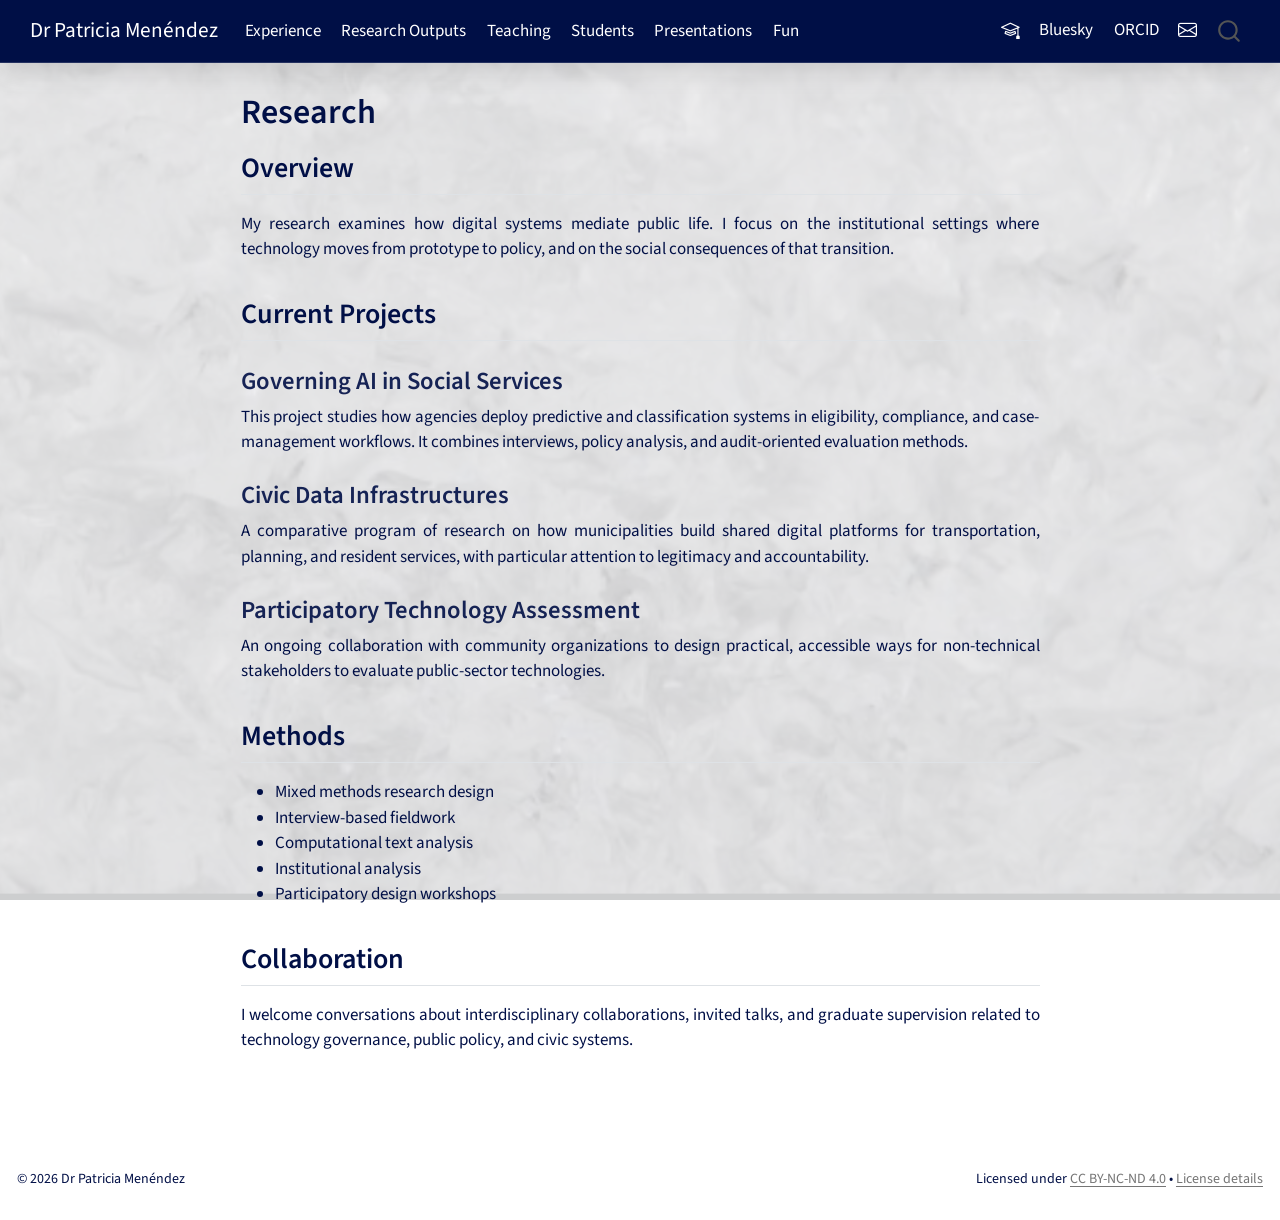
<file: research.html>
<!DOCTYPE html>
<html xmlns="http://www.w3.org/1999/xhtml" lang="en" xml:lang="en"><head>

<meta charset="utf-8">
<meta name="generator" content="quarto-1.9.37">

<meta name="viewport" content="width=device-width, initial-scale=1.0, user-scalable=yes">


<title>Research – Dr Patricia Menéndez</title>
<style>
/* Default styles provided by pandoc.
** See https://pandoc.org/MANUAL.html#variables-for-html for config info.
*/
code{white-space: pre-wrap;}
span.smallcaps{font-variant: small-caps;}
div.columns{display: flex; gap: min(4vw, 1.5em);}
div.column{flex: auto; overflow-x: auto;}
div.hanging-indent{margin-left: 1.5em; text-indent: -1.5em;}
ul.task-list{list-style: none;}
ul.task-list li input[type="checkbox"] {
  width: 0.8em;
  margin: 0 0.8em 0.2em -1em; /* quarto-specific, see https://github.com/quarto-dev/quarto-cli/issues/4556 */ 
  vertical-align: middle;
}
</style>


<script src="site_libs/quarto-nav/quarto-nav.js"></script>
<script src="site_libs/quarto-nav/headroom.min.js"></script>
<script src="site_libs/clipboard/clipboard.min.js"></script>
<script src="site_libs/quarto-search/autocomplete.umd.js"></script>
<script src="site_libs/quarto-search/fuse.min.js"></script>
<script src="site_libs/quarto-search/quarto-search.js"></script>
<meta name="quarto:offset" content="./">
<script src="site_libs/quarto-html/quarto.js" type="module"></script>
<script src="site_libs/quarto-html/tabsets/tabsets.js" type="module"></script>
<script src="site_libs/quarto-html/popper.min.js"></script>
<script src="site_libs/quarto-html/tippy.umd.min.js"></script>
<script src="site_libs/quarto-html/anchor.min.js"></script>
<link href="site_libs/quarto-html/tippy.css" rel="stylesheet">
<link href="site_libs/quarto-html/quarto-syntax-highlighting-7f8f88aac4f3542376d5c11b86a4c14d.css" rel="stylesheet" id="quarto-text-highlighting-styles">
<script src="site_libs/bootstrap/bootstrap.min.js"></script>
<link href="site_libs/bootstrap/bootstrap-icons.css" rel="stylesheet">
<link href="site_libs/bootstrap/bootstrap-4897d45d2f75ed4f519693be625836c5.min.css" rel="stylesheet" append-hash="true" id="quarto-bootstrap" data-mode="light">
<script id="quarto-search-options" type="application/json">{
  "location": "navbar",
  "copy-button": false,
  "collapse-after": 3,
  "panel-placement": "end",
  "type": "overlay",
  "limit": 50,
  "keyboard-shortcut": [
    "f",
    "/",
    "s"
  ],
  "show-item-context": false,
  "language": {
    "search-no-results-text": "No results",
    "search-matching-documents-text": "matching documents",
    "search-copy-link-title": "Copy link to search",
    "search-hide-matches-text": "Hide additional matches",
    "search-more-match-text": "more match in this document",
    "search-more-matches-text": "more matches in this document",
    "search-clear-button-title": "Clear",
    "search-text-placeholder": "",
    "search-detached-cancel-button-title": "Cancel",
    "search-submit-button-title": "Submit",
    "search-label": "Search"
  }
}</script>
<style>html{ scroll-behavior: smooth; }</style>


<link rel="stylesheet" href="styles.css">
</head>

<body class="nav-fixed fullcontent quarto-light">

<div id="quarto-search-results"></div>
  <header id="quarto-header" class="headroom fixed-top">
    <nav class="navbar navbar-expand-lg " data-bs-theme="dark">
      <div class="navbar-container container-fluid">
      <div class="navbar-brand-container mx-auto">
    <a class="navbar-brand" href="./index.html">
    <span class="navbar-title">Dr Patricia Menéndez</span>
    </a>
  </div>
            <div id="quarto-search" class="" title="Search"></div>
          <button class="navbar-toggler" type="button" data-bs-toggle="collapse" data-bs-target="#navbarCollapse" aria-controls="navbarCollapse" role="menu" aria-expanded="false" aria-label="Toggle navigation" onclick="if (window.quartoToggleHeadroom) { window.quartoToggleHeadroom(); }">
  <span class="navbar-toggler-icon"></span>
</button>
          <div class="collapse navbar-collapse" id="navbarCollapse">
            <ul class="navbar-nav navbar-nav-scroll me-auto">
  <li class="nav-item">
    <a class="nav-link" href="./experience.html"> 
<span class="menu-text">Experience</span></a>
  </li>  
  <li class="nav-item">
    <a class="nav-link" href="./publications.html"> 
<span class="menu-text">Research Outputs</span></a>
  </li>  
  <li class="nav-item">
    <a class="nav-link" href="./teaching.html"> 
<span class="menu-text">Teaching</span></a>
  </li>  
  <li class="nav-item">
    <a class="nav-link" href="./students.html"> 
<span class="menu-text">Students</span></a>
  </li>  
  <li class="nav-item">
    <a class="nav-link" href="./presentations.html"> 
<span class="menu-text">Presentations</span></a>
  </li>  
  <li class="nav-item">
    <a class="nav-link" href="./hobbies.html"> 
<span class="menu-text">Fun</span></a>
  </li>  
</ul>
            <ul class="navbar-nav navbar-nav-scroll ms-auto">
  <li class="nav-item compact">
    <a class="nav-link" href="https://scholar.google.com/citations?user=6ynCG1MAAAAJ&amp;hl=en"> <i class="bi bi-mortarboard" role="img" aria-label="Google Scholar">
</i> 
<span class="menu-text"></span></a>
  </li>  
  <li class="nav-item">
    <a class="nav-link" href="https://bsky.app/profile/patriciamenendez.bsky.social"> 
<span class="menu-text">Bluesky</span></a>
  </li>  
  <li class="nav-item">
    <a class="nav-link" href="https://orcid.org/0000-0003-0701-6315"> 
<span class="menu-text">ORCID</span></a>
  </li>  
  <li class="nav-item compact">
    <a class="nav-link" href="mailto:patricia.menendez@unimelb.edu.au"> <i class="bi bi-envelope" role="img" aria-label="Email">
</i> 
<span class="menu-text"></span></a>
  </li>  
</ul>
          </div> <!-- /navcollapse -->
            <div class="quarto-navbar-tools">
</div>
      </div> <!-- /container-fluid -->
    </nav>
</header>
<!-- content -->
<div id="quarto-content" class="quarto-container page-columns page-rows-contents page-layout-article page-navbar">
<!-- sidebar -->
<!-- margin-sidebar -->
    
<!-- main -->
<main class="content" id="quarto-document-content">

<header id="title-block-header" class="quarto-title-block default">
<div class="quarto-title">
<h1 class="title">Research</h1>
</div>



<div class="quarto-title-meta">

    
  
    
  </div>
  


</header>


<section id="overview" class="level2">
<h2 class="anchored" data-anchor-id="overview">Overview</h2>
<p>My research examines how digital systems mediate public life. I focus on the institutional settings where technology moves from prototype to policy, and on the social consequences of that transition.</p>
</section>
<section id="current-projects" class="level2">
<h2 class="anchored" data-anchor-id="current-projects">Current Projects</h2>
<section id="governing-ai-in-social-services" class="level3">
<h3 class="anchored" data-anchor-id="governing-ai-in-social-services">Governing AI in Social Services</h3>
<p>This project studies how agencies deploy predictive and classification systems in eligibility, compliance, and case-management workflows. It combines interviews, policy analysis, and audit-oriented evaluation methods.</p>
</section>
<section id="civic-data-infrastructures" class="level3">
<h3 class="anchored" data-anchor-id="civic-data-infrastructures">Civic Data Infrastructures</h3>
<p>A comparative program of research on how municipalities build shared digital platforms for transportation, planning, and resident services, with particular attention to legitimacy and accountability.</p>
</section>
<section id="participatory-technology-assessment" class="level3">
<h3 class="anchored" data-anchor-id="participatory-technology-assessment">Participatory Technology Assessment</h3>
<p>An ongoing collaboration with community organizations to design practical, accessible ways for non-technical stakeholders to evaluate public-sector technologies.</p>
</section>
</section>
<section id="methods" class="level2">
<h2 class="anchored" data-anchor-id="methods">Methods</h2>
<ul>
<li>Mixed methods research design</li>
<li>Interview-based fieldwork</li>
<li>Computational text analysis</li>
<li>Institutional analysis</li>
<li>Participatory design workshops</li>
</ul>
</section>
<section id="collaboration" class="level2">
<h2 class="anchored" data-anchor-id="collaboration">Collaboration</h2>
<p>I welcome conversations about interdisciplinary collaborations, invited talks, and graduate supervision related to technology governance, public policy, and civic systems.</p>


</section>

</main> <!-- /main -->
<script id="quarto-html-after-body" type="application/javascript">
  window.document.addEventListener("DOMContentLoaded", function (event) {
    const icon = "";
    const anchorJS = new window.AnchorJS();
    anchorJS.options = {
      placement: 'right',
      icon: icon
    };
    anchorJS.add('.anchored');
    const isCodeAnnotation = (el) => {
      for (const clz of el.classList) {
        if (clz.startsWith('code-annotation-')) {                     
          return true;
        }
      }
      return false;
    }
    const onCopySuccess = function(e) {
      // button target
      const button = e.trigger;
      // don't keep focus
      button.blur();
      // flash "checked"
      button.classList.add('code-copy-button-checked');
      var currentTitle = button.getAttribute("title");
      button.setAttribute("title", "Copied!");
      let tooltip;
      if (window.bootstrap) {
        button.setAttribute("data-bs-toggle", "tooltip");
        button.setAttribute("data-bs-placement", "left");
        button.setAttribute("data-bs-title", "Copied!");
        tooltip = new bootstrap.Tooltip(button, 
          { trigger: "manual", 
            customClass: "code-copy-button-tooltip",
            offset: [0, -8]});
        tooltip.show();    
      }
      setTimeout(function() {
        if (tooltip) {
          tooltip.hide();
          button.removeAttribute("data-bs-title");
          button.removeAttribute("data-bs-toggle");
          button.removeAttribute("data-bs-placement");
        }
        button.setAttribute("title", currentTitle);
        button.classList.remove('code-copy-button-checked');
      }, 1000);
      // clear code selection
      e.clearSelection();
    }
    const getTextToCopy = function(trigger) {
      const outerScaffold = trigger.parentElement.cloneNode(true);
      const codeEl = outerScaffold.querySelector('code');
      for (const childEl of codeEl.children) {
        if (isCodeAnnotation(childEl)) {
          childEl.remove();
        }
      }
      return codeEl.innerText;
    }
    const clipboard = new window.ClipboardJS('.code-copy-button:not([data-in-quarto-modal])', {
      text: getTextToCopy
    });
    clipboard.on('success', onCopySuccess);
    if (window.document.getElementById('quarto-embedded-source-code-modal')) {
      const clipboardModal = new window.ClipboardJS('.code-copy-button[data-in-quarto-modal]', {
        text: getTextToCopy,
        container: window.document.getElementById('quarto-embedded-source-code-modal')
      });
      clipboardModal.on('success', onCopySuccess);
    }
      var localhostRegex = new RegExp(/^(?:http|https):\/\/localhost\:?[0-9]*\//);
      var mailtoRegex = new RegExp(/^mailto:/);
        var filterRegex = new RegExp('/' + window.location.host + '/');
      var isInternal = (href) => {
          return filterRegex.test(href) || localhostRegex.test(href) || mailtoRegex.test(href);
      }
      // Inspect non-navigation links and adorn them if external
     var links = window.document.querySelectorAll('a[href]:not(.nav-link):not(.navbar-brand):not(.toc-action):not(.sidebar-link):not(.sidebar-item-toggle):not(.pagination-link):not(.no-external):not([aria-hidden]):not(.dropdown-item):not(.quarto-navigation-tool):not(.about-link)');
      for (var i=0; i<links.length; i++) {
        const link = links[i];
        if (!isInternal(link.href)) {
          // undo the damage that might have been done by quarto-nav.js in the case of
          // links that we want to consider external
          if (link.dataset.originalHref !== undefined) {
            link.href = link.dataset.originalHref;
          }
            // target, if specified
            link.setAttribute("target", "_blank");
            if (link.getAttribute("rel") === null) {
              link.setAttribute("rel", "noopener");
            }
        }
      }
    function tippyHover(el, contentFn, onTriggerFn, onUntriggerFn) {
      const config = {
        allowHTML: true,
        maxWidth: 500,
        delay: 100,
        arrow: false,
        appendTo: function(el) {
            return el.parentElement;
        },
        interactive: true,
        interactiveBorder: 10,
        theme: 'quarto',
        placement: 'bottom-start',
      };
      if (contentFn) {
        config.content = contentFn;
      }
      if (onTriggerFn) {
        config.onTrigger = onTriggerFn;
      }
      if (onUntriggerFn) {
        config.onUntrigger = onUntriggerFn;
      }
      window.tippy(el, config); 
    }
    const noterefs = window.document.querySelectorAll('a[role="doc-noteref"]');
    for (var i=0; i<noterefs.length; i++) {
      const ref = noterefs[i];
      tippyHover(ref, function() {
        // use id or data attribute instead here
        let href = ref.getAttribute('data-footnote-href') || ref.getAttribute('href');
        try { href = new URL(href).hash; } catch {}
        const id = href.replace(/^#\/?/, "");
        const note = window.document.getElementById(id);
        if (note) {
          return note.innerHTML;
        } else {
          return "";
        }
      });
    }
    const xrefs = window.document.querySelectorAll('a.quarto-xref');
    const processXRef = (id, note) => {
      // Strip column container classes
      const stripColumnClz = (el) => {
        el.classList.remove("page-full", "page-columns");
        if (el.children) {
          for (const child of el.children) {
            stripColumnClz(child);
          }
        }
      }
      stripColumnClz(note)
      if (id === null || id.startsWith('sec-')) {
        // Special case sections, only their first couple elements
        const container = document.createElement("div");
        if (note.children && note.children.length > 2) {
          container.appendChild(note.children[0].cloneNode(true));
          for (let i = 1; i < note.children.length; i++) {
            const child = note.children[i];
            if (child.tagName === "P" && child.innerText === "") {
              continue;
            } else {
              container.appendChild(child.cloneNode(true));
              break;
            }
          }
          if (window.Quarto?.typesetMath) {
            window.Quarto.typesetMath(container);
          }
          return container.innerHTML
        } else {
          if (window.Quarto?.typesetMath) {
            window.Quarto.typesetMath(note);
          }
          return note.innerHTML;
        }
      } else {
        // Remove any anchor links if they are present
        const anchorLink = note.querySelector('a.anchorjs-link');
        if (anchorLink) {
          anchorLink.remove();
        }
        if (window.Quarto?.typesetMath) {
          window.Quarto.typesetMath(note);
        }
        if (note.classList.contains("callout")) {
          return note.outerHTML;
        } else {
          return note.innerHTML;
        }
      }
    }
    for (var i=0; i<xrefs.length; i++) {
      const xref = xrefs[i];
      tippyHover(xref, undefined, function(instance) {
        instance.disable();
        let url = xref.getAttribute('href');
        let hash = undefined; 
        if (url.startsWith('#')) {
          hash = url;
        } else {
          try { hash = new URL(url).hash; } catch {}
        }
        if (hash) {
          const id = hash.replace(/^#\/?/, "");
          const note = window.document.getElementById(id);
          if (note !== null) {
            try {
              const html = processXRef(id, note.cloneNode(true));
              instance.setContent(html);
            } finally {
              instance.enable();
              instance.show();
            }
          } else {
            // See if we can fetch this
            fetch(url.split('#')[0])
            .then(res => res.text())
            .then(html => {
              const parser = new DOMParser();
              const htmlDoc = parser.parseFromString(html, "text/html");
              const note = htmlDoc.getElementById(id);
              if (note !== null) {
                const html = processXRef(id, note);
                instance.setContent(html);
              } 
            }).finally(() => {
              instance.enable();
              instance.show();
            });
          }
        } else {
          // See if we can fetch a full url (with no hash to target)
          // This is a special case and we should probably do some content thinning / targeting
          fetch(url)
          .then(res => res.text())
          .then(html => {
            const parser = new DOMParser();
            const htmlDoc = parser.parseFromString(html, "text/html");
            const note = htmlDoc.querySelector('main.content');
            if (note !== null) {
              // This should only happen for chapter cross references
              // (since there is no id in the URL)
              // remove the first header
              if (note.children.length > 0 && note.children[0].tagName === "HEADER") {
                note.children[0].remove();
              }
              const html = processXRef(null, note);
              instance.setContent(html);
            } 
          }).finally(() => {
            instance.enable();
            instance.show();
          });
        }
      }, function(instance) {
      });
    }
        let selectedAnnoteEl;
        const selectorForAnnotation = ( cell, annotation) => {
          let cellAttr = 'data-code-cell="' + cell + '"';
          let lineAttr = 'data-code-annotation="' +  annotation + '"';
          const selector = 'span[' + cellAttr + '][' + lineAttr + ']';
          return selector;
        }
        const selectCodeLines = (annoteEl) => {
          const doc = window.document;
          const targetCell = annoteEl.getAttribute("data-target-cell");
          const targetAnnotation = annoteEl.getAttribute("data-target-annotation");
          const annoteSpan = window.document.querySelector(selectorForAnnotation(targetCell, targetAnnotation));
          const lines = annoteSpan.getAttribute("data-code-lines").split(",");
          const lineIds = lines.map((line) => {
            return targetCell + "-" + line;
          })
          let top = null;
          let height = null;
          let parent = null;
          if (lineIds.length > 0) {
              //compute the position of the single el (top and bottom and make a div)
              const el = window.document.getElementById(lineIds[0]);
              top = el.offsetTop;
              height = el.offsetHeight;
              parent = el.parentElement.parentElement;
            if (lineIds.length > 1) {
              const lastEl = window.document.getElementById(lineIds[lineIds.length - 1]);
              const bottom = lastEl.offsetTop + lastEl.offsetHeight;
              height = bottom - top;
            }
            if (top !== null && height !== null && parent !== null) {
              // cook up a div (if necessary) and position it 
              let div = window.document.getElementById("code-annotation-line-highlight");
              if (div === null) {
                div = window.document.createElement("div");
                div.setAttribute("id", "code-annotation-line-highlight");
                div.style.position = 'absolute';
                parent.appendChild(div);
              }
              div.style.top = top - 2 + "px";
              div.style.height = height + 4 + "px";
              div.style.left = 0;
              let gutterDiv = window.document.getElementById("code-annotation-line-highlight-gutter");
              if (gutterDiv === null) {
                gutterDiv = window.document.createElement("div");
                gutterDiv.setAttribute("id", "code-annotation-line-highlight-gutter");
                gutterDiv.style.position = 'absolute';
                const codeCell = window.document.getElementById(targetCell);
                const gutter = codeCell.querySelector('.code-annotation-gutter');
                gutter.appendChild(gutterDiv);
              }
              gutterDiv.style.top = top - 2 + "px";
              gutterDiv.style.height = height + 4 + "px";
            }
            selectedAnnoteEl = annoteEl;
          }
        };
        const unselectCodeLines = () => {
          const elementsIds = ["code-annotation-line-highlight", "code-annotation-line-highlight-gutter"];
          elementsIds.forEach((elId) => {
            const div = window.document.getElementById(elId);
            if (div) {
              div.remove();
            }
          });
          selectedAnnoteEl = undefined;
        };
          // Handle positioning of the toggle
      window.addEventListener(
        "resize",
        throttle(() => {
          elRect = undefined;
          if (selectedAnnoteEl) {
            selectCodeLines(selectedAnnoteEl);
          }
        }, 10)
      );
      function throttle(fn, ms) {
      let throttle = false;
      let timer;
        return (...args) => {
          if(!throttle) { // first call gets through
              fn.apply(this, args);
              throttle = true;
          } else { // all the others get throttled
              if(timer) clearTimeout(timer); // cancel #2
              timer = setTimeout(() => {
                fn.apply(this, args);
                timer = throttle = false;
              }, ms);
          }
        };
      }
        // Attach click handler to the DT
        const annoteDls = window.document.querySelectorAll('dt[data-target-cell]');
        for (const annoteDlNode of annoteDls) {
          annoteDlNode.addEventListener('click', (event) => {
            const clickedEl = event.target;
            if (clickedEl !== selectedAnnoteEl) {
              unselectCodeLines();
              const activeEl = window.document.querySelector('dt[data-target-cell].code-annotation-active');
              if (activeEl) {
                activeEl.classList.remove('code-annotation-active');
              }
              selectCodeLines(clickedEl);
              clickedEl.classList.add('code-annotation-active');
            } else {
              // Unselect the line
              unselectCodeLines();
              clickedEl.classList.remove('code-annotation-active');
            }
          });
        }
    const findCites = (el) => {
      const parentEl = el.parentElement;
      if (parentEl) {
        const cites = parentEl.dataset.cites;
        if (cites) {
          return {
            el,
            cites: cites.split(' ')
          };
        } else {
          return findCites(el.parentElement)
        }
      } else {
        return undefined;
      }
    };
    var bibliorefs = window.document.querySelectorAll('a[role="doc-biblioref"]');
    for (var i=0; i<bibliorefs.length; i++) {
      const ref = bibliorefs[i];
      const citeInfo = findCites(ref);
      if (citeInfo) {
        tippyHover(citeInfo.el, function() {
          var popup = window.document.createElement('div');
          citeInfo.cites.forEach(function(cite) {
            var citeDiv = window.document.createElement('div');
            citeDiv.classList.add('hanging-indent');
            citeDiv.classList.add('csl-entry');
            var biblioDiv = window.document.getElementById('ref-' + cite);
            if (biblioDiv) {
              citeDiv.innerHTML = biblioDiv.innerHTML;
            }
            popup.appendChild(citeDiv);
          });
          return popup.innerHTML;
        });
      }
    }
  });
  </script>
</div> <!-- /content -->
<footer class="footer">
  <div class="nav-footer">
    <div class="nav-footer-left">
<p>© 2026 Dr Patricia Menéndez</p>
</div>   
    <div class="nav-footer-center">
      &nbsp;
    </div>
    <div class="nav-footer-right">
<p>Licensed under <a href="https://creativecommons.org/licenses/by-nc-nd/4.0/">CC BY-NC-ND 4.0</a> • <a href="./license.html">License details</a></p>
</div>
  </div>
</footer>




<script src="site_libs/quarto-html/zenscroll-min.js"></script>
</body></html>
</file>
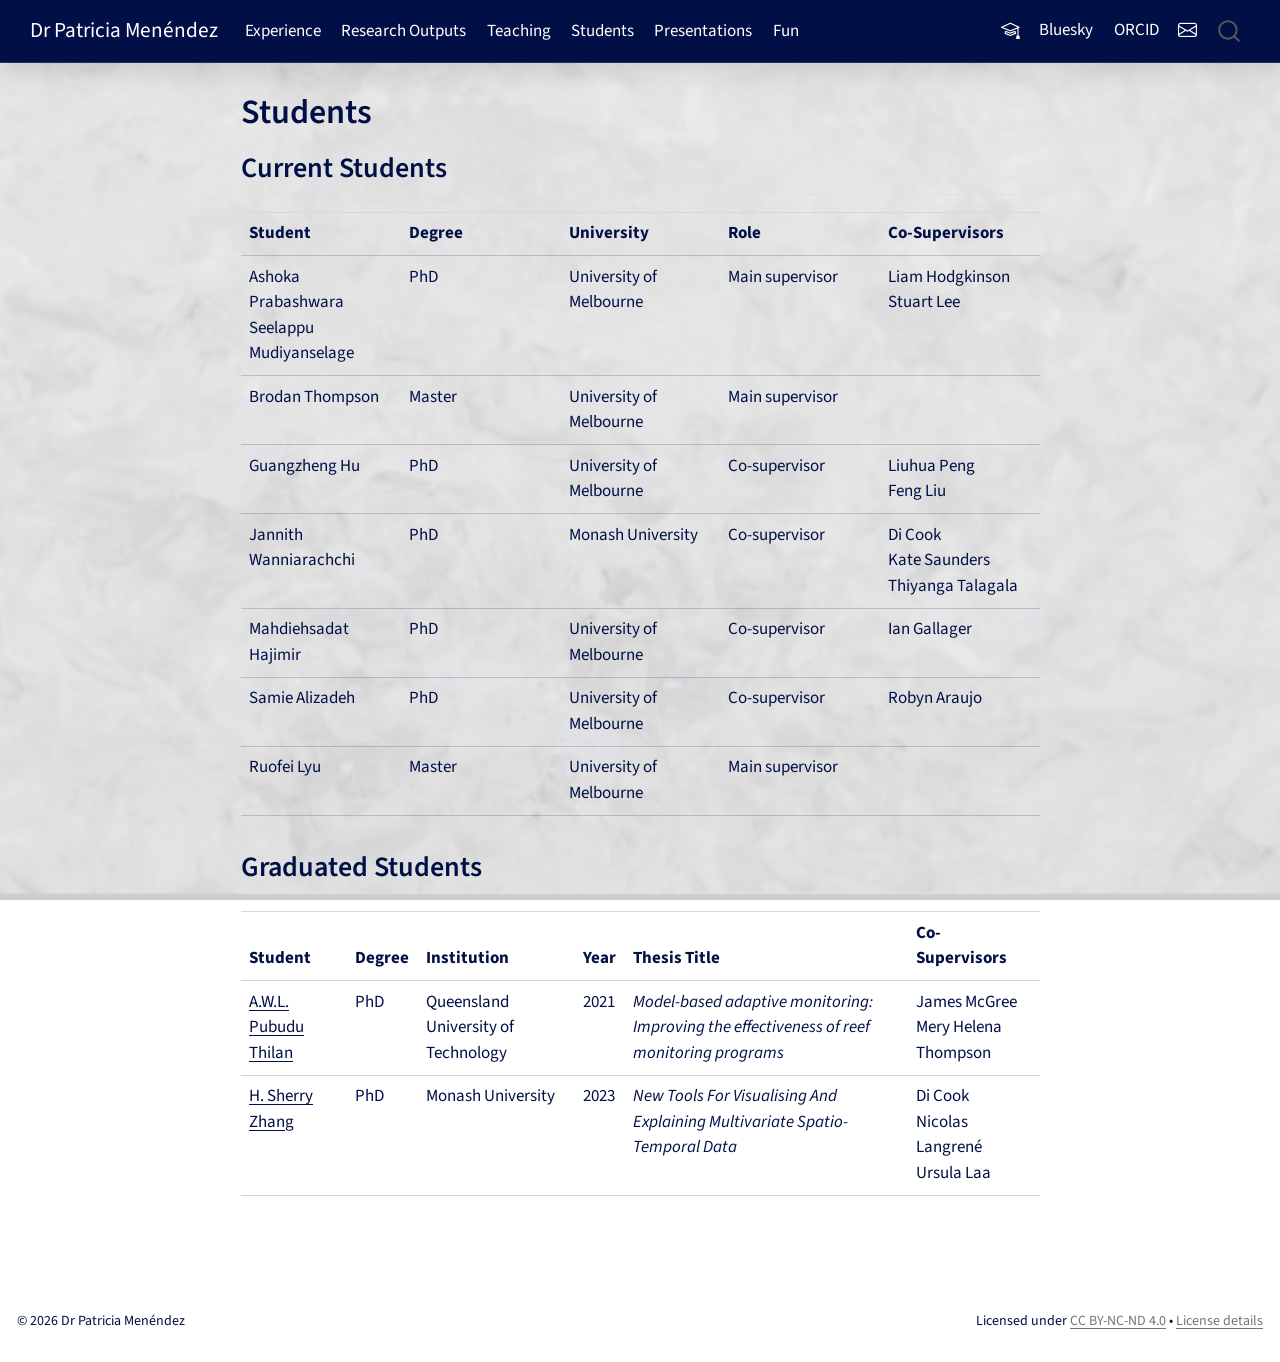
<file: students.html>
<!DOCTYPE html>
<html xmlns="http://www.w3.org/1999/xhtml" lang="en" xml:lang="en"><head>

<meta charset="utf-8">
<meta name="generator" content="quarto-1.9.37">

<meta name="viewport" content="width=device-width, initial-scale=1.0, user-scalable=yes">


<title>Students – Dr Patricia Menéndez</title>
<style>
/* Default styles provided by pandoc.
** See https://pandoc.org/MANUAL.html#variables-for-html for config info.
*/
code{white-space: pre-wrap;}
span.smallcaps{font-variant: small-caps;}
div.columns{display: flex; gap: min(4vw, 1.5em);}
div.column{flex: auto; overflow-x: auto;}
div.hanging-indent{margin-left: 1.5em; text-indent: -1.5em;}
ul.task-list{list-style: none;}
ul.task-list li input[type="checkbox"] {
  width: 0.8em;
  margin: 0 0.8em 0.2em -1em; /* quarto-specific, see https://github.com/quarto-dev/quarto-cli/issues/4556 */ 
  vertical-align: middle;
}
</style>


<script src="site_libs/quarto-nav/quarto-nav.js"></script>
<script src="site_libs/quarto-nav/headroom.min.js"></script>
<script src="site_libs/clipboard/clipboard.min.js"></script>
<script src="site_libs/quarto-search/autocomplete.umd.js"></script>
<script src="site_libs/quarto-search/fuse.min.js"></script>
<script src="site_libs/quarto-search/quarto-search.js"></script>
<meta name="quarto:offset" content="./">
<script src="site_libs/quarto-html/quarto.js" type="module"></script>
<script src="site_libs/quarto-html/tabsets/tabsets.js" type="module"></script>
<script src="site_libs/quarto-html/popper.min.js"></script>
<script src="site_libs/quarto-html/tippy.umd.min.js"></script>
<script src="site_libs/quarto-html/anchor.min.js"></script>
<link href="site_libs/quarto-html/tippy.css" rel="stylesheet">
<link href="site_libs/quarto-html/quarto-syntax-highlighting-7f8f88aac4f3542376d5c11b86a4c14d.css" rel="stylesheet" id="quarto-text-highlighting-styles">
<script src="site_libs/bootstrap/bootstrap.min.js"></script>
<link href="site_libs/bootstrap/bootstrap-icons.css" rel="stylesheet">
<link href="site_libs/bootstrap/bootstrap-4897d45d2f75ed4f519693be625836c5.min.css" rel="stylesheet" append-hash="true" id="quarto-bootstrap" data-mode="light">
<script id="quarto-search-options" type="application/json">{
  "location": "navbar",
  "copy-button": false,
  "collapse-after": 3,
  "panel-placement": "end",
  "type": "overlay",
  "limit": 50,
  "keyboard-shortcut": [
    "f",
    "/",
    "s"
  ],
  "show-item-context": false,
  "language": {
    "search-no-results-text": "No results",
    "search-matching-documents-text": "matching documents",
    "search-copy-link-title": "Copy link to search",
    "search-hide-matches-text": "Hide additional matches",
    "search-more-match-text": "more match in this document",
    "search-more-matches-text": "more matches in this document",
    "search-clear-button-title": "Clear",
    "search-text-placeholder": "",
    "search-detached-cancel-button-title": "Cancel",
    "search-submit-button-title": "Submit",
    "search-label": "Search"
  }
}</script>
<style>html{ scroll-behavior: smooth; }</style>


<link rel="stylesheet" href="styles.css">
</head>

<body class="nav-fixed fullcontent quarto-light">

<div id="quarto-search-results"></div>
  <header id="quarto-header" class="headroom fixed-top">
    <nav class="navbar navbar-expand-lg " data-bs-theme="dark">
      <div class="navbar-container container-fluid">
      <div class="navbar-brand-container mx-auto">
    <a class="navbar-brand" href="./index.html">
    <span class="navbar-title">Dr Patricia Menéndez</span>
    </a>
  </div>
            <div id="quarto-search" class="" title="Search"></div>
          <button class="navbar-toggler" type="button" data-bs-toggle="collapse" data-bs-target="#navbarCollapse" aria-controls="navbarCollapse" role="menu" aria-expanded="false" aria-label="Toggle navigation" onclick="if (window.quartoToggleHeadroom) { window.quartoToggleHeadroom(); }">
  <span class="navbar-toggler-icon"></span>
</button>
          <div class="collapse navbar-collapse" id="navbarCollapse">
            <ul class="navbar-nav navbar-nav-scroll me-auto">
  <li class="nav-item">
    <a class="nav-link" href="./experience.html"> 
<span class="menu-text">Experience</span></a>
  </li>  
  <li class="nav-item">
    <a class="nav-link" href="./publications.html"> 
<span class="menu-text">Research Outputs</span></a>
  </li>  
  <li class="nav-item">
    <a class="nav-link" href="./teaching.html"> 
<span class="menu-text">Teaching</span></a>
  </li>  
  <li class="nav-item">
    <a class="nav-link active" href="./students.html" aria-current="page"> 
<span class="menu-text">Students</span></a>
  </li>  
  <li class="nav-item">
    <a class="nav-link" href="./presentations.html"> 
<span class="menu-text">Presentations</span></a>
  </li>  
  <li class="nav-item">
    <a class="nav-link" href="./hobbies.html"> 
<span class="menu-text">Fun</span></a>
  </li>  
</ul>
            <ul class="navbar-nav navbar-nav-scroll ms-auto">
  <li class="nav-item compact">
    <a class="nav-link" href="https://scholar.google.com/citations?user=6ynCG1MAAAAJ&amp;hl=en"> <i class="bi bi-mortarboard" role="img" aria-label="Google Scholar">
</i> 
<span class="menu-text"></span></a>
  </li>  
  <li class="nav-item">
    <a class="nav-link" href="https://bsky.app/profile/patriciamenendez.bsky.social"> 
<span class="menu-text">Bluesky</span></a>
  </li>  
  <li class="nav-item">
    <a class="nav-link" href="https://orcid.org/0000-0003-0701-6315"> 
<span class="menu-text">ORCID</span></a>
  </li>  
  <li class="nav-item compact">
    <a class="nav-link" href="mailto:patricia.menendez@unimelb.edu.au"> <i class="bi bi-envelope" role="img" aria-label="Email">
</i> 
<span class="menu-text"></span></a>
  </li>  
</ul>
          </div> <!-- /navcollapse -->
            <div class="quarto-navbar-tools">
</div>
      </div> <!-- /container-fluid -->
    </nav>
</header>
<!-- content -->
<div id="quarto-content" class="quarto-container page-columns page-rows-contents page-layout-article page-navbar">
<!-- sidebar -->
<!-- margin-sidebar -->
    
<!-- main -->
<main class="content" id="quarto-document-content">

<header id="title-block-header" class="quarto-title-block default">
<div class="quarto-title">
<h1 class="title">Students</h1>
</div>



<div class="quarto-title-meta">

    
  
    
  </div>
  


</header>


<section id="current-students" class="level2">
<h2 class="anchored" data-anchor-id="current-students">Current Students</h2>
<table class="caption-top table">
<colgroup>
<col style="width: 20%">
<col style="width: 20%">
<col style="width: 20%">
<col style="width: 20%">
<col style="width: 20%">
</colgroup>
<thead>
<tr class="header">
<th>Student</th>
<th>Degree</th>
<th>University</th>
<th>Role</th>
<th>Co-Supervisors</th>
</tr>
</thead>
<tbody>
<tr class="odd">
<td>Ashoka Prabashwara Seelappu Mudiyanselage</td>
<td>PhD</td>
<td>University of Melbourne</td>
<td>Main supervisor</td>
<td>Liam Hodgkinson<br>Stuart Lee</td>
</tr>
<tr class="even">
<td>Brodan Thompson</td>
<td>Master</td>
<td>University of Melbourne</td>
<td>Main supervisor</td>
<td></td>
</tr>
<tr class="odd">
<td>Guangzheng Hu</td>
<td>PhD</td>
<td>University of Melbourne</td>
<td>Co-supervisor</td>
<td>Liuhua Peng<br>Feng Liu</td>
</tr>
<tr class="even">
<td>Jannith Wanniarachchi</td>
<td>PhD</td>
<td>Monash University</td>
<td>Co-supervisor</td>
<td>Di Cook<br>Kate Saunders<br>Thiyanga Talagala</td>
</tr>
<tr class="odd">
<td>Mahdiehsadat Hajimir</td>
<td>PhD</td>
<td>University of Melbourne</td>
<td>Co-supervisor</td>
<td>Ian Gallager</td>
</tr>
<tr class="even">
<td>Samie Alizadeh</td>
<td>PhD</td>
<td>University of Melbourne</td>
<td>Co-supervisor</td>
<td>Robyn Araujo</td>
</tr>
<tr class="odd">
<td>Ruofei Lyu</td>
<td>Master</td>
<td>University of Melbourne</td>
<td>Main supervisor</td>
<td></td>
</tr>
</tbody>
</table>
</section>
<section id="graduated-students" class="level2">
<h2 class="anchored" data-anchor-id="graduated-students">Graduated Students</h2>
<table class="caption-top table">
<thead>
<tr class="header">
<th>Student</th>
<th>Degree</th>
<th>Institution</th>
<th>Year</th>
<th>Thesis Title</th>
<th>Co-Supervisors</th>
</tr>
</thead>
<tbody>
<tr class="odd">
<td><a href="https://www.math.ruh.ac.lk/mathsnew/academic_staff_profile.php?id=pubudu">A.W.L. Pubudu Thilan</a></td>
<td>PhD</td>
<td>Queensland University of Technology</td>
<td>2021</td>
<td><em>Model-based adaptive monitoring: Improving the effectiveness of reef monitoring programs</em></td>
<td>James McGree<br>Mery Helena Thompson</td>
</tr>
<tr class="even">
<td><a href="https://huizezhangsh.netlify.app/">H. Sherry Zhang</a></td>
<td>PhD</td>
<td>Monash University</td>
<td>2023</td>
<td><em>New Tools For Visualising And Explaining Multivariate Spatio-Temporal Data</em></td>
<td>Di Cook<br>Nicolas Langrené<br>Ursula Laa</td>
</tr>
</tbody>
</table>


</section>

</main> <!-- /main -->
<script id="quarto-html-after-body" type="application/javascript">
  window.document.addEventListener("DOMContentLoaded", function (event) {
    const icon = "";
    const anchorJS = new window.AnchorJS();
    anchorJS.options = {
      placement: 'right',
      icon: icon
    };
    anchorJS.add('.anchored');
    const isCodeAnnotation = (el) => {
      for (const clz of el.classList) {
        if (clz.startsWith('code-annotation-')) {                     
          return true;
        }
      }
      return false;
    }
    const onCopySuccess = function(e) {
      // button target
      const button = e.trigger;
      // don't keep focus
      button.blur();
      // flash "checked"
      button.classList.add('code-copy-button-checked');
      var currentTitle = button.getAttribute("title");
      button.setAttribute("title", "Copied!");
      let tooltip;
      if (window.bootstrap) {
        button.setAttribute("data-bs-toggle", "tooltip");
        button.setAttribute("data-bs-placement", "left");
        button.setAttribute("data-bs-title", "Copied!");
        tooltip = new bootstrap.Tooltip(button, 
          { trigger: "manual", 
            customClass: "code-copy-button-tooltip",
            offset: [0, -8]});
        tooltip.show();    
      }
      setTimeout(function() {
        if (tooltip) {
          tooltip.hide();
          button.removeAttribute("data-bs-title");
          button.removeAttribute("data-bs-toggle");
          button.removeAttribute("data-bs-placement");
        }
        button.setAttribute("title", currentTitle);
        button.classList.remove('code-copy-button-checked');
      }, 1000);
      // clear code selection
      e.clearSelection();
    }
    const getTextToCopy = function(trigger) {
      const outerScaffold = trigger.parentElement.cloneNode(true);
      const codeEl = outerScaffold.querySelector('code');
      for (const childEl of codeEl.children) {
        if (isCodeAnnotation(childEl)) {
          childEl.remove();
        }
      }
      return codeEl.innerText;
    }
    const clipboard = new window.ClipboardJS('.code-copy-button:not([data-in-quarto-modal])', {
      text: getTextToCopy
    });
    clipboard.on('success', onCopySuccess);
    if (window.document.getElementById('quarto-embedded-source-code-modal')) {
      const clipboardModal = new window.ClipboardJS('.code-copy-button[data-in-quarto-modal]', {
        text: getTextToCopy,
        container: window.document.getElementById('quarto-embedded-source-code-modal')
      });
      clipboardModal.on('success', onCopySuccess);
    }
      var localhostRegex = new RegExp(/^(?:http|https):\/\/localhost\:?[0-9]*\//);
      var mailtoRegex = new RegExp(/^mailto:/);
        var filterRegex = new RegExp('/' + window.location.host + '/');
      var isInternal = (href) => {
          return filterRegex.test(href) || localhostRegex.test(href) || mailtoRegex.test(href);
      }
      // Inspect non-navigation links and adorn them if external
     var links = window.document.querySelectorAll('a[href]:not(.nav-link):not(.navbar-brand):not(.toc-action):not(.sidebar-link):not(.sidebar-item-toggle):not(.pagination-link):not(.no-external):not([aria-hidden]):not(.dropdown-item):not(.quarto-navigation-tool):not(.about-link)');
      for (var i=0; i<links.length; i++) {
        const link = links[i];
        if (!isInternal(link.href)) {
          // undo the damage that might have been done by quarto-nav.js in the case of
          // links that we want to consider external
          if (link.dataset.originalHref !== undefined) {
            link.href = link.dataset.originalHref;
          }
            // target, if specified
            link.setAttribute("target", "_blank");
            if (link.getAttribute("rel") === null) {
              link.setAttribute("rel", "noopener");
            }
        }
      }
    function tippyHover(el, contentFn, onTriggerFn, onUntriggerFn) {
      const config = {
        allowHTML: true,
        maxWidth: 500,
        delay: 100,
        arrow: false,
        appendTo: function(el) {
            return el.parentElement;
        },
        interactive: true,
        interactiveBorder: 10,
        theme: 'quarto',
        placement: 'bottom-start',
      };
      if (contentFn) {
        config.content = contentFn;
      }
      if (onTriggerFn) {
        config.onTrigger = onTriggerFn;
      }
      if (onUntriggerFn) {
        config.onUntrigger = onUntriggerFn;
      }
      window.tippy(el, config); 
    }
    const noterefs = window.document.querySelectorAll('a[role="doc-noteref"]');
    for (var i=0; i<noterefs.length; i++) {
      const ref = noterefs[i];
      tippyHover(ref, function() {
        // use id or data attribute instead here
        let href = ref.getAttribute('data-footnote-href') || ref.getAttribute('href');
        try { href = new URL(href).hash; } catch {}
        const id = href.replace(/^#\/?/, "");
        const note = window.document.getElementById(id);
        if (note) {
          return note.innerHTML;
        } else {
          return "";
        }
      });
    }
    const xrefs = window.document.querySelectorAll('a.quarto-xref');
    const processXRef = (id, note) => {
      // Strip column container classes
      const stripColumnClz = (el) => {
        el.classList.remove("page-full", "page-columns");
        if (el.children) {
          for (const child of el.children) {
            stripColumnClz(child);
          }
        }
      }
      stripColumnClz(note)
      if (id === null || id.startsWith('sec-')) {
        // Special case sections, only their first couple elements
        const container = document.createElement("div");
        if (note.children && note.children.length > 2) {
          container.appendChild(note.children[0].cloneNode(true));
          for (let i = 1; i < note.children.length; i++) {
            const child = note.children[i];
            if (child.tagName === "P" && child.innerText === "") {
              continue;
            } else {
              container.appendChild(child.cloneNode(true));
              break;
            }
          }
          if (window.Quarto?.typesetMath) {
            window.Quarto.typesetMath(container);
          }
          return container.innerHTML
        } else {
          if (window.Quarto?.typesetMath) {
            window.Quarto.typesetMath(note);
          }
          return note.innerHTML;
        }
      } else {
        // Remove any anchor links if they are present
        const anchorLink = note.querySelector('a.anchorjs-link');
        if (anchorLink) {
          anchorLink.remove();
        }
        if (window.Quarto?.typesetMath) {
          window.Quarto.typesetMath(note);
        }
        if (note.classList.contains("callout")) {
          return note.outerHTML;
        } else {
          return note.innerHTML;
        }
      }
    }
    for (var i=0; i<xrefs.length; i++) {
      const xref = xrefs[i];
      tippyHover(xref, undefined, function(instance) {
        instance.disable();
        let url = xref.getAttribute('href');
        let hash = undefined; 
        if (url.startsWith('#')) {
          hash = url;
        } else {
          try { hash = new URL(url).hash; } catch {}
        }
        if (hash) {
          const id = hash.replace(/^#\/?/, "");
          const note = window.document.getElementById(id);
          if (note !== null) {
            try {
              const html = processXRef(id, note.cloneNode(true));
              instance.setContent(html);
            } finally {
              instance.enable();
              instance.show();
            }
          } else {
            // See if we can fetch this
            fetch(url.split('#')[0])
            .then(res => res.text())
            .then(html => {
              const parser = new DOMParser();
              const htmlDoc = parser.parseFromString(html, "text/html");
              const note = htmlDoc.getElementById(id);
              if (note !== null) {
                const html = processXRef(id, note);
                instance.setContent(html);
              } 
            }).finally(() => {
              instance.enable();
              instance.show();
            });
          }
        } else {
          // See if we can fetch a full url (with no hash to target)
          // This is a special case and we should probably do some content thinning / targeting
          fetch(url)
          .then(res => res.text())
          .then(html => {
            const parser = new DOMParser();
            const htmlDoc = parser.parseFromString(html, "text/html");
            const note = htmlDoc.querySelector('main.content');
            if (note !== null) {
              // This should only happen for chapter cross references
              // (since there is no id in the URL)
              // remove the first header
              if (note.children.length > 0 && note.children[0].tagName === "HEADER") {
                note.children[0].remove();
              }
              const html = processXRef(null, note);
              instance.setContent(html);
            } 
          }).finally(() => {
            instance.enable();
            instance.show();
          });
        }
      }, function(instance) {
      });
    }
        let selectedAnnoteEl;
        const selectorForAnnotation = ( cell, annotation) => {
          let cellAttr = 'data-code-cell="' + cell + '"';
          let lineAttr = 'data-code-annotation="' +  annotation + '"';
          const selector = 'span[' + cellAttr + '][' + lineAttr + ']';
          return selector;
        }
        const selectCodeLines = (annoteEl) => {
          const doc = window.document;
          const targetCell = annoteEl.getAttribute("data-target-cell");
          const targetAnnotation = annoteEl.getAttribute("data-target-annotation");
          const annoteSpan = window.document.querySelector(selectorForAnnotation(targetCell, targetAnnotation));
          const lines = annoteSpan.getAttribute("data-code-lines").split(",");
          const lineIds = lines.map((line) => {
            return targetCell + "-" + line;
          })
          let top = null;
          let height = null;
          let parent = null;
          if (lineIds.length > 0) {
              //compute the position of the single el (top and bottom and make a div)
              const el = window.document.getElementById(lineIds[0]);
              top = el.offsetTop;
              height = el.offsetHeight;
              parent = el.parentElement.parentElement;
            if (lineIds.length > 1) {
              const lastEl = window.document.getElementById(lineIds[lineIds.length - 1]);
              const bottom = lastEl.offsetTop + lastEl.offsetHeight;
              height = bottom - top;
            }
            if (top !== null && height !== null && parent !== null) {
              // cook up a div (if necessary) and position it 
              let div = window.document.getElementById("code-annotation-line-highlight");
              if (div === null) {
                div = window.document.createElement("div");
                div.setAttribute("id", "code-annotation-line-highlight");
                div.style.position = 'absolute';
                parent.appendChild(div);
              }
              div.style.top = top - 2 + "px";
              div.style.height = height + 4 + "px";
              div.style.left = 0;
              let gutterDiv = window.document.getElementById("code-annotation-line-highlight-gutter");
              if (gutterDiv === null) {
                gutterDiv = window.document.createElement("div");
                gutterDiv.setAttribute("id", "code-annotation-line-highlight-gutter");
                gutterDiv.style.position = 'absolute';
                const codeCell = window.document.getElementById(targetCell);
                const gutter = codeCell.querySelector('.code-annotation-gutter');
                gutter.appendChild(gutterDiv);
              }
              gutterDiv.style.top = top - 2 + "px";
              gutterDiv.style.height = height + 4 + "px";
            }
            selectedAnnoteEl = annoteEl;
          }
        };
        const unselectCodeLines = () => {
          const elementsIds = ["code-annotation-line-highlight", "code-annotation-line-highlight-gutter"];
          elementsIds.forEach((elId) => {
            const div = window.document.getElementById(elId);
            if (div) {
              div.remove();
            }
          });
          selectedAnnoteEl = undefined;
        };
          // Handle positioning of the toggle
      window.addEventListener(
        "resize",
        throttle(() => {
          elRect = undefined;
          if (selectedAnnoteEl) {
            selectCodeLines(selectedAnnoteEl);
          }
        }, 10)
      );
      function throttle(fn, ms) {
      let throttle = false;
      let timer;
        return (...args) => {
          if(!throttle) { // first call gets through
              fn.apply(this, args);
              throttle = true;
          } else { // all the others get throttled
              if(timer) clearTimeout(timer); // cancel #2
              timer = setTimeout(() => {
                fn.apply(this, args);
                timer = throttle = false;
              }, ms);
          }
        };
      }
        // Attach click handler to the DT
        const annoteDls = window.document.querySelectorAll('dt[data-target-cell]');
        for (const annoteDlNode of annoteDls) {
          annoteDlNode.addEventListener('click', (event) => {
            const clickedEl = event.target;
            if (clickedEl !== selectedAnnoteEl) {
              unselectCodeLines();
              const activeEl = window.document.querySelector('dt[data-target-cell].code-annotation-active');
              if (activeEl) {
                activeEl.classList.remove('code-annotation-active');
              }
              selectCodeLines(clickedEl);
              clickedEl.classList.add('code-annotation-active');
            } else {
              // Unselect the line
              unselectCodeLines();
              clickedEl.classList.remove('code-annotation-active');
            }
          });
        }
    const findCites = (el) => {
      const parentEl = el.parentElement;
      if (parentEl) {
        const cites = parentEl.dataset.cites;
        if (cites) {
          return {
            el,
            cites: cites.split(' ')
          };
        } else {
          return findCites(el.parentElement)
        }
      } else {
        return undefined;
      }
    };
    var bibliorefs = window.document.querySelectorAll('a[role="doc-biblioref"]');
    for (var i=0; i<bibliorefs.length; i++) {
      const ref = bibliorefs[i];
      const citeInfo = findCites(ref);
      if (citeInfo) {
        tippyHover(citeInfo.el, function() {
          var popup = window.document.createElement('div');
          citeInfo.cites.forEach(function(cite) {
            var citeDiv = window.document.createElement('div');
            citeDiv.classList.add('hanging-indent');
            citeDiv.classList.add('csl-entry');
            var biblioDiv = window.document.getElementById('ref-' + cite);
            if (biblioDiv) {
              citeDiv.innerHTML = biblioDiv.innerHTML;
            }
            popup.appendChild(citeDiv);
          });
          return popup.innerHTML;
        });
      }
    }
  });
  </script>
</div> <!-- /content -->
<footer class="footer">
  <div class="nav-footer">
    <div class="nav-footer-left">
<p>© 2026 Dr Patricia Menéndez</p>
</div>   
    <div class="nav-footer-center">
      &nbsp;
    </div>
    <div class="nav-footer-right">
<p>Licensed under <a href="https://creativecommons.org/licenses/by-nc-nd/4.0/">CC BY-NC-ND 4.0</a> • <a href="./license.html">License details</a></p>
</div>
  </div>
</footer>




<script src="site_libs/quarto-html/zenscroll-min.js"></script>
</body></html>
</file>
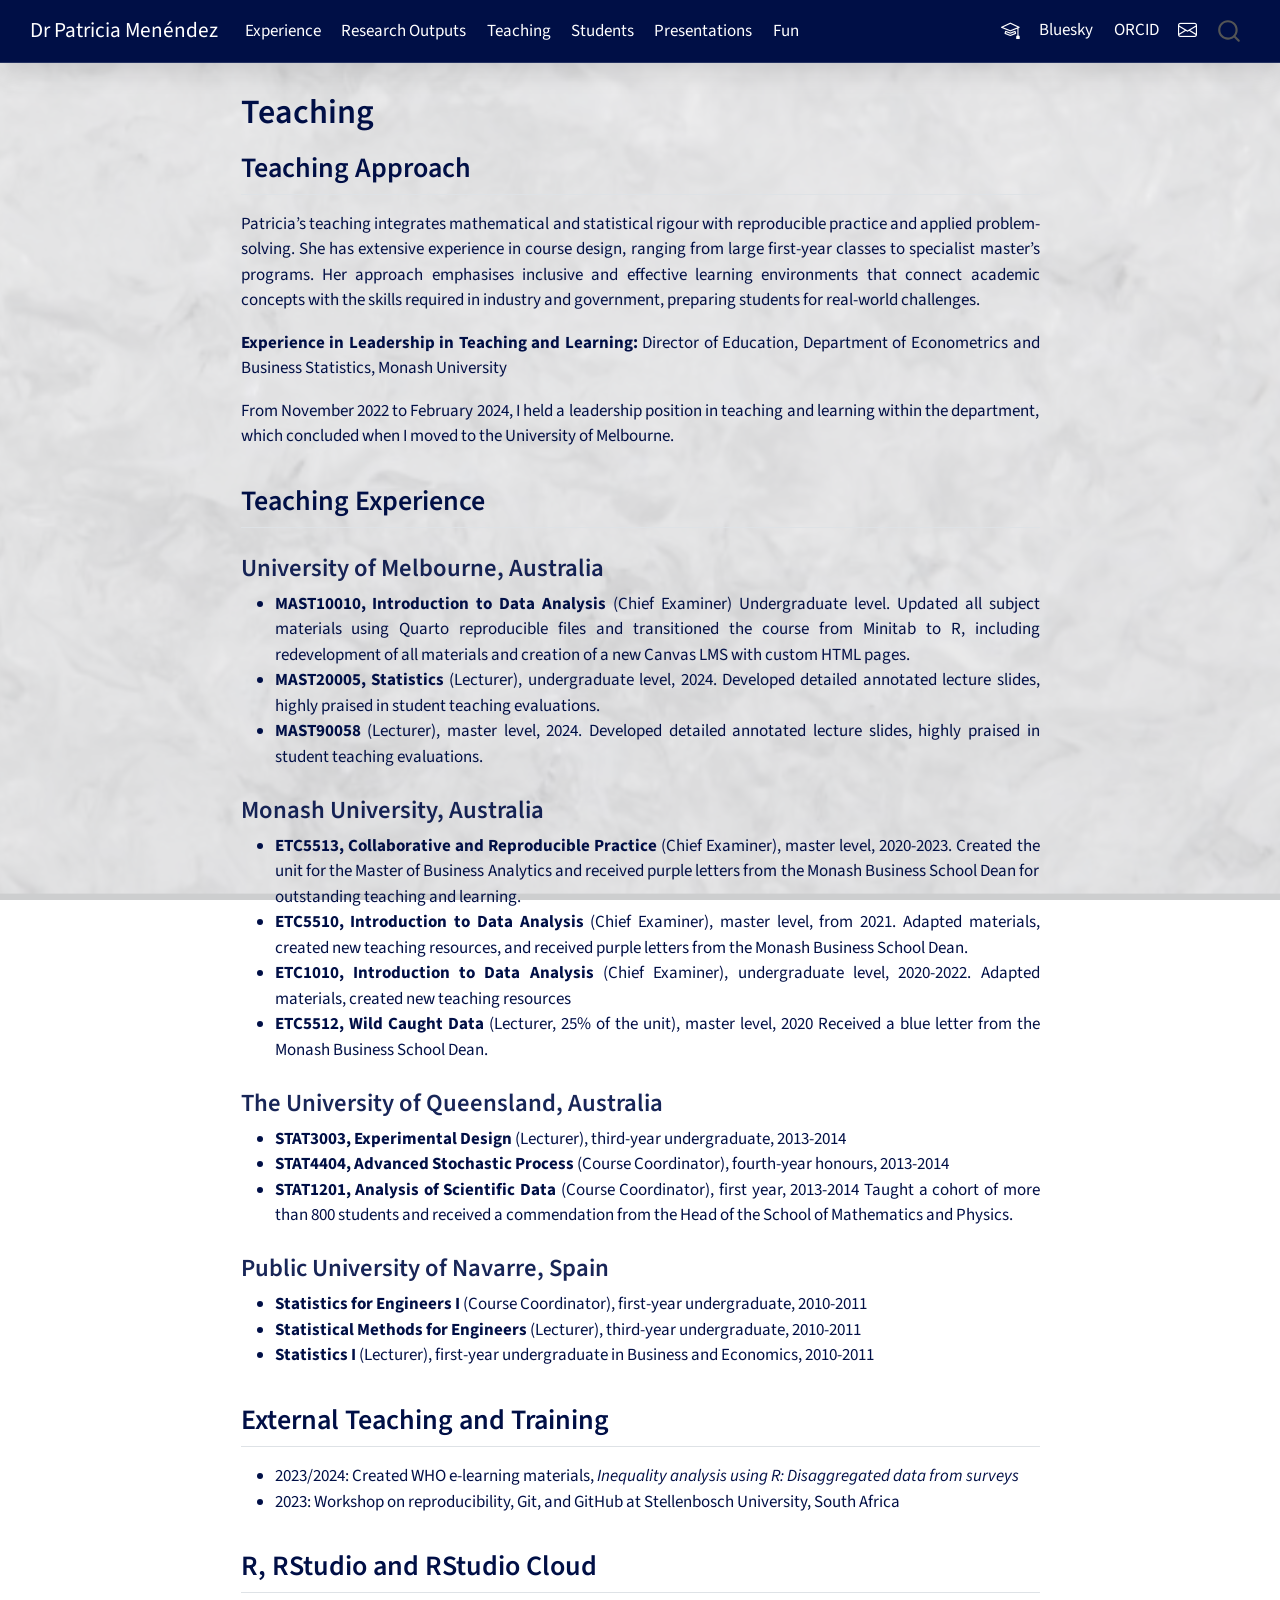
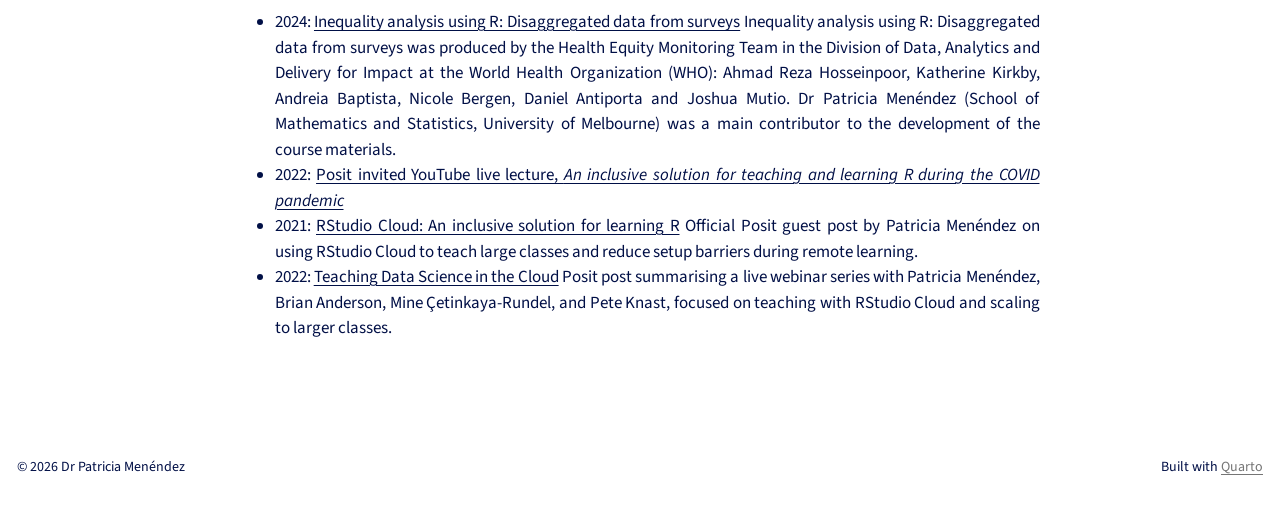
<file: teaching.html>
<!DOCTYPE html>
<html xmlns="http://www.w3.org/1999/xhtml" lang="en" xml:lang="en"><head>

<meta charset="utf-8">
<meta name="generator" content="quarto-1.9.37">

<meta name="viewport" content="width=device-width, initial-scale=1.0, user-scalable=yes">


<title>Teaching – Dr Patricia Menéndez</title>
<style>
/* Default styles provided by pandoc.
** See https://pandoc.org/MANUAL.html#variables-for-html for config info.
*/
code{white-space: pre-wrap;}
span.smallcaps{font-variant: small-caps;}
div.columns{display: flex; gap: min(4vw, 1.5em);}
div.column{flex: auto; overflow-x: auto;}
div.hanging-indent{margin-left: 1.5em; text-indent: -1.5em;}
ul.task-list{list-style: none;}
ul.task-list li input[type="checkbox"] {
  width: 0.8em;
  margin: 0 0.8em 0.2em -1em; /* quarto-specific, see https://github.com/quarto-dev/quarto-cli/issues/4556 */ 
  vertical-align: middle;
}
</style>


<script src="site_libs/quarto-nav/quarto-nav.js"></script>
<script src="site_libs/quarto-nav/headroom.min.js"></script>
<script src="site_libs/clipboard/clipboard.min.js"></script>
<script src="site_libs/quarto-search/autocomplete.umd.js"></script>
<script src="site_libs/quarto-search/fuse.min.js"></script>
<script src="site_libs/quarto-search/quarto-search.js"></script>
<meta name="quarto:offset" content="./">
<script src="site_libs/quarto-html/quarto.js" type="module"></script>
<script src="site_libs/quarto-html/tabsets/tabsets.js" type="module"></script>
<script src="site_libs/quarto-html/popper.min.js"></script>
<script src="site_libs/quarto-html/tippy.umd.min.js"></script>
<script src="site_libs/quarto-html/anchor.min.js"></script>
<link href="site_libs/quarto-html/tippy.css" rel="stylesheet">
<link href="site_libs/quarto-html/quarto-syntax-highlighting-7f8f88aac4f3542376d5c11b86a4c14d.css" rel="stylesheet" id="quarto-text-highlighting-styles">
<script src="site_libs/bootstrap/bootstrap.min.js"></script>
<link href="site_libs/bootstrap/bootstrap-icons.css" rel="stylesheet">
<link href="site_libs/bootstrap/bootstrap-4897d45d2f75ed4f519693be625836c5.min.css" rel="stylesheet" append-hash="true" id="quarto-bootstrap" data-mode="light">
<script id="quarto-search-options" type="application/json">{
  "location": "navbar",
  "copy-button": false,
  "collapse-after": 3,
  "panel-placement": "end",
  "type": "overlay",
  "limit": 50,
  "keyboard-shortcut": [
    "f",
    "/",
    "s"
  ],
  "show-item-context": false,
  "language": {
    "search-no-results-text": "No results",
    "search-matching-documents-text": "matching documents",
    "search-copy-link-title": "Copy link to search",
    "search-hide-matches-text": "Hide additional matches",
    "search-more-match-text": "more match in this document",
    "search-more-matches-text": "more matches in this document",
    "search-clear-button-title": "Clear",
    "search-text-placeholder": "",
    "search-detached-cancel-button-title": "Cancel",
    "search-submit-button-title": "Submit",
    "search-label": "Search"
  }
}</script>
<style>html{ scroll-behavior: smooth; }</style>


<link rel="stylesheet" href="styles.css">
</head>

<body class="nav-fixed fullcontent quarto-light">

<div id="quarto-search-results"></div>
  <header id="quarto-header" class="headroom fixed-top">
    <nav class="navbar navbar-expand-lg " data-bs-theme="dark">
      <div class="navbar-container container-fluid">
      <div class="navbar-brand-container mx-auto">
    <a class="navbar-brand" href="./index.html">
    <span class="navbar-title">Dr Patricia Menéndez</span>
    </a>
  </div>
            <div id="quarto-search" class="" title="Search"></div>
          <button class="navbar-toggler" type="button" data-bs-toggle="collapse" data-bs-target="#navbarCollapse" aria-controls="navbarCollapse" role="menu" aria-expanded="false" aria-label="Toggle navigation" onclick="if (window.quartoToggleHeadroom) { window.quartoToggleHeadroom(); }">
  <span class="navbar-toggler-icon"></span>
</button>
          <div class="collapse navbar-collapse" id="navbarCollapse">
            <ul class="navbar-nav navbar-nav-scroll me-auto">
  <li class="nav-item">
    <a class="nav-link" href="./experience.html"> 
<span class="menu-text">Experience</span></a>
  </li>  
  <li class="nav-item">
    <a class="nav-link" href="./publications.html"> 
<span class="menu-text">Research Outputs</span></a>
  </li>  
  <li class="nav-item">
    <a class="nav-link active" href="./teaching.html" aria-current="page"> 
<span class="menu-text">Teaching</span></a>
  </li>  
  <li class="nav-item">
    <a class="nav-link" href="./students.html"> 
<span class="menu-text">Students</span></a>
  </li>  
  <li class="nav-item">
    <a class="nav-link" href="./presentations.html"> 
<span class="menu-text">Presentations</span></a>
  </li>  
  <li class="nav-item">
    <a class="nav-link" href="./hobbies.html"> 
<span class="menu-text">Fun</span></a>
  </li>  
</ul>
            <ul class="navbar-nav navbar-nav-scroll ms-auto">
  <li class="nav-item compact">
    <a class="nav-link" href="https://scholar.google.com/citations?user=6ynCG1MAAAAJ&amp;hl=en"> <i class="bi bi-mortarboard" role="img" aria-label="Google Scholar">
</i> 
<span class="menu-text"></span></a>
  </li>  
  <li class="nav-item">
    <a class="nav-link" href="https://bsky.app/profile/patriciamenendez.bsky.social"> 
<span class="menu-text">Bluesky</span></a>
  </li>  
  <li class="nav-item">
    <a class="nav-link" href="https://orcid.org/0000-0003-0701-6315"> 
<span class="menu-text">ORCID</span></a>
  </li>  
  <li class="nav-item compact">
    <a class="nav-link" href="mailto:patricia.menendez@unimelb.edu.au"> <i class="bi bi-envelope" role="img" aria-label="Email">
</i> 
<span class="menu-text"></span></a>
  </li>  
</ul>
          </div> <!-- /navcollapse -->
            <div class="quarto-navbar-tools">
</div>
      </div> <!-- /container-fluid -->
    </nav>
</header>
<!-- content -->
<div id="quarto-content" class="quarto-container page-columns page-rows-contents page-layout-article page-navbar">
<!-- sidebar -->
<!-- margin-sidebar -->
    
<!-- main -->
<main class="content" id="quarto-document-content">

<header id="title-block-header" class="quarto-title-block default">
<div class="quarto-title">
<h1 class="title">Teaching</h1>
</div>



<div class="quarto-title-meta">

    
  
    
  </div>
  


</header>


<section id="teaching-approach" class="level2">
<h2 class="anchored" data-anchor-id="teaching-approach">Teaching Approach</h2>
<p>Patricia’s teaching integrates mathematical and statistical rigour with reproducible practice and applied problem-solving. She has extensive experience in course design, ranging from large first-year classes to specialist master’s programs. Her approach emphasises inclusive and effective learning environments that connect academic concepts with the skills required in industry and government, preparing students for real-world challenges.</p>
<p><strong>Experience in Leadership in Teaching and Learning:</strong> Director of Education, Department of Econometrics and Business Statistics, Monash University</p>
<p>From November 2022 to February 2024, I held a leadership position in teaching and learning within the department, which concluded when I moved to the University of Melbourne.</p>
</section>
<section id="teaching-experience" class="level2">
<h2 class="anchored" data-anchor-id="teaching-experience">Teaching Experience</h2>
<section id="university-of-melbourne-australia" class="level3">
<h3 class="anchored" data-anchor-id="university-of-melbourne-australia">University of Melbourne, Australia</h3>
<ul>
<li><strong>MAST10010, Introduction to Data Analysis</strong> (Chief Examiner) Undergraduate level. Updated all subject materials using Quarto reproducible files and transitioned the course from Minitab to R, including redevelopment of all materials and creation of a new Canvas LMS with custom HTML pages.</li>
<li><strong>MAST20005, Statistics</strong> (Lecturer), undergraduate level, 2024. Developed detailed annotated lecture slides, highly praised in student teaching evaluations.</li>
<li><strong>MAST90058</strong> (Lecturer), master level, 2024. Developed detailed annotated lecture slides, highly praised in student teaching evaluations.</li>
</ul>
</section>
<section id="monash-university-australia" class="level3">
<h3 class="anchored" data-anchor-id="monash-university-australia">Monash University, Australia</h3>
<ul>
<li><strong>ETC5513, Collaborative and Reproducible Practice</strong> (Chief Examiner), master level, 2020-2023. Created the unit for the Master of Business Analytics and received purple letters from the Monash Business School Dean for outstanding teaching and learning.</li>
<li><strong>ETC5510, Introduction to Data Analysis</strong> (Chief Examiner), master level, from 2021. Adapted materials, created new teaching resources, and received purple letters from the Monash Business School Dean.</li>
<li><strong>ETC1010, Introduction to Data Analysis</strong> (Chief Examiner), undergraduate level, 2020-2022. Adapted materials, created new teaching resources</li>
<li><strong>ETC5512, Wild Caught Data</strong> (Lecturer, 25% of the unit), master level, 2020 Received a blue letter from the Monash Business School Dean.</li>
</ul>
</section>
<section id="the-university-of-queensland-australia" class="level3">
<h3 class="anchored" data-anchor-id="the-university-of-queensland-australia">The University of Queensland, Australia</h3>
<ul>
<li><strong>STAT3003, Experimental Design</strong> (Lecturer), third-year undergraduate, 2013-2014</li>
<li><strong>STAT4404, Advanced Stochastic Process</strong> (Course Coordinator), fourth-year honours, 2013-2014</li>
<li><strong>STAT1201, Analysis of Scientific Data</strong> (Course Coordinator), first year, 2013-2014 Taught a cohort of more than 800 students and received a commendation from the Head of the School of Mathematics and Physics.</li>
</ul>
</section>
<section id="public-university-of-navarre-spain" class="level3">
<h3 class="anchored" data-anchor-id="public-university-of-navarre-spain">Public University of Navarre, Spain</h3>
<ul>
<li><strong>Statistics for Engineers I</strong> (Course Coordinator), first-year undergraduate, 2010-2011</li>
<li><strong>Statistical Methods for Engineers</strong> (Lecturer), third-year undergraduate, 2010-2011</li>
<li><strong>Statistics I</strong> (Lecturer), first-year undergraduate in Business and Economics, 2010-2011</li>
</ul>
</section>
</section>
<section id="external-teaching-and-training" class="level2">
<h2 class="anchored" data-anchor-id="external-teaching-and-training">External Teaching and Training</h2>
<ul>
<li>2023/2024: Created WHO e-learning materials, <em>Inequality analysis using R: Disaggregated data from surveys</em></li>
<li>2023: Workshop on reproducibility, Git, and GitHub at Stellenbosch University, South Africa</li>
</ul>
</section>
<section id="r-rstudio-and-rstudio-cloud" class="level2">
<h2 class="anchored" data-anchor-id="r-rstudio-and-rstudio-cloud">R, RStudio and RStudio Cloud</h2>
<ul>
<li>2024: <a href="https://www.who.int/data/inequality-monitor/tools-resources/statistical_codes">Inequality analysis using R: Disaggregated data from surveys</a> Inequality analysis using R: Disaggregated data from surveys was produced by the Health Equity Monitoring Team in the Division of Data, Analytics and Delivery for Impact at the World Health Organization (WHO): Ahmad Reza Hosseinpoor, Katherine Kirkby, Andreia Baptista, Nicole Bergen, Daniel Antiporta and Joshua Mutio. Dr Patricia Menéndez (School of Mathematics and Statistics, University of Melbourne) was a main contributor to the development of the course materials.</li>
<li>2022: <a href="https://www.youtube.com/watch?v=DQSFOaFLI0M&amp;time_continue=4&amp;source_ve_path=MjM4NTE&amp;embeds_referring_euri=https%3A%2F%2Fchatgpt.com%2F">Posit invited YouTube live lecture, <em>An inclusive solution for teaching and learning R during the COVID pandemic</em></a></li>
<li>2021: <a href="https://posit.co/blog/rstudio-cloud-an-inclusive-solution-for-learning-r">RStudio Cloud: An inclusive solution for learning R</a> Official Posit guest post by Patricia Menéndez on using RStudio Cloud to teach large classes and reduce setup barriers during remote learning.</li>
<li>2022: <a href="https://posit.co/blog/teaching-data-science-in-the-cloud/">Teaching Data Science in the Cloud</a> Posit post summarising a live webinar series with Patricia Menéndez, Brian Anderson, Mine Çetinkaya-Rundel, and Pete Knast, focused on teaching with RStudio Cloud and scaling to larger classes.</li>
</ul>


</section>

</main> <!-- /main -->
<script id="quarto-html-after-body" type="application/javascript">
  window.document.addEventListener("DOMContentLoaded", function (event) {
    const icon = "";
    const anchorJS = new window.AnchorJS();
    anchorJS.options = {
      placement: 'right',
      icon: icon
    };
    anchorJS.add('.anchored');
    const isCodeAnnotation = (el) => {
      for (const clz of el.classList) {
        if (clz.startsWith('code-annotation-')) {                     
          return true;
        }
      }
      return false;
    }
    const onCopySuccess = function(e) {
      // button target
      const button = e.trigger;
      // don't keep focus
      button.blur();
      // flash "checked"
      button.classList.add('code-copy-button-checked');
      var currentTitle = button.getAttribute("title");
      button.setAttribute("title", "Copied!");
      let tooltip;
      if (window.bootstrap) {
        button.setAttribute("data-bs-toggle", "tooltip");
        button.setAttribute("data-bs-placement", "left");
        button.setAttribute("data-bs-title", "Copied!");
        tooltip = new bootstrap.Tooltip(button, 
          { trigger: "manual", 
            customClass: "code-copy-button-tooltip",
            offset: [0, -8]});
        tooltip.show();    
      }
      setTimeout(function() {
        if (tooltip) {
          tooltip.hide();
          button.removeAttribute("data-bs-title");
          button.removeAttribute("data-bs-toggle");
          button.removeAttribute("data-bs-placement");
        }
        button.setAttribute("title", currentTitle);
        button.classList.remove('code-copy-button-checked');
      }, 1000);
      // clear code selection
      e.clearSelection();
    }
    const getTextToCopy = function(trigger) {
      const outerScaffold = trigger.parentElement.cloneNode(true);
      const codeEl = outerScaffold.querySelector('code');
      for (const childEl of codeEl.children) {
        if (isCodeAnnotation(childEl)) {
          childEl.remove();
        }
      }
      return codeEl.innerText;
    }
    const clipboard = new window.ClipboardJS('.code-copy-button:not([data-in-quarto-modal])', {
      text: getTextToCopy
    });
    clipboard.on('success', onCopySuccess);
    if (window.document.getElementById('quarto-embedded-source-code-modal')) {
      const clipboardModal = new window.ClipboardJS('.code-copy-button[data-in-quarto-modal]', {
        text: getTextToCopy,
        container: window.document.getElementById('quarto-embedded-source-code-modal')
      });
      clipboardModal.on('success', onCopySuccess);
    }
      var localhostRegex = new RegExp(/^(?:http|https):\/\/localhost\:?[0-9]*\//);
      var mailtoRegex = new RegExp(/^mailto:/);
        var filterRegex = new RegExp('/' + window.location.host + '/');
      var isInternal = (href) => {
          return filterRegex.test(href) || localhostRegex.test(href) || mailtoRegex.test(href);
      }
      // Inspect non-navigation links and adorn them if external
     var links = window.document.querySelectorAll('a[href]:not(.nav-link):not(.navbar-brand):not(.toc-action):not(.sidebar-link):not(.sidebar-item-toggle):not(.pagination-link):not(.no-external):not([aria-hidden]):not(.dropdown-item):not(.quarto-navigation-tool):not(.about-link)');
      for (var i=0; i<links.length; i++) {
        const link = links[i];
        if (!isInternal(link.href)) {
          // undo the damage that might have been done by quarto-nav.js in the case of
          // links that we want to consider external
          if (link.dataset.originalHref !== undefined) {
            link.href = link.dataset.originalHref;
          }
            // target, if specified
            link.setAttribute("target", "_blank");
            if (link.getAttribute("rel") === null) {
              link.setAttribute("rel", "noopener");
            }
        }
      }
    function tippyHover(el, contentFn, onTriggerFn, onUntriggerFn) {
      const config = {
        allowHTML: true,
        maxWidth: 500,
        delay: 100,
        arrow: false,
        appendTo: function(el) {
            return el.parentElement;
        },
        interactive: true,
        interactiveBorder: 10,
        theme: 'quarto',
        placement: 'bottom-start',
      };
      if (contentFn) {
        config.content = contentFn;
      }
      if (onTriggerFn) {
        config.onTrigger = onTriggerFn;
      }
      if (onUntriggerFn) {
        config.onUntrigger = onUntriggerFn;
      }
      window.tippy(el, config); 
    }
    const noterefs = window.document.querySelectorAll('a[role="doc-noteref"]');
    for (var i=0; i<noterefs.length; i++) {
      const ref = noterefs[i];
      tippyHover(ref, function() {
        // use id or data attribute instead here
        let href = ref.getAttribute('data-footnote-href') || ref.getAttribute('href');
        try { href = new URL(href).hash; } catch {}
        const id = href.replace(/^#\/?/, "");
        const note = window.document.getElementById(id);
        if (note) {
          return note.innerHTML;
        } else {
          return "";
        }
      });
    }
    const xrefs = window.document.querySelectorAll('a.quarto-xref');
    const processXRef = (id, note) => {
      // Strip column container classes
      const stripColumnClz = (el) => {
        el.classList.remove("page-full", "page-columns");
        if (el.children) {
          for (const child of el.children) {
            stripColumnClz(child);
          }
        }
      }
      stripColumnClz(note)
      if (id === null || id.startsWith('sec-')) {
        // Special case sections, only their first couple elements
        const container = document.createElement("div");
        if (note.children && note.children.length > 2) {
          container.appendChild(note.children[0].cloneNode(true));
          for (let i = 1; i < note.children.length; i++) {
            const child = note.children[i];
            if (child.tagName === "P" && child.innerText === "") {
              continue;
            } else {
              container.appendChild(child.cloneNode(true));
              break;
            }
          }
          if (window.Quarto?.typesetMath) {
            window.Quarto.typesetMath(container);
          }
          return container.innerHTML
        } else {
          if (window.Quarto?.typesetMath) {
            window.Quarto.typesetMath(note);
          }
          return note.innerHTML;
        }
      } else {
        // Remove any anchor links if they are present
        const anchorLink = note.querySelector('a.anchorjs-link');
        if (anchorLink) {
          anchorLink.remove();
        }
        if (window.Quarto?.typesetMath) {
          window.Quarto.typesetMath(note);
        }
        if (note.classList.contains("callout")) {
          return note.outerHTML;
        } else {
          return note.innerHTML;
        }
      }
    }
    for (var i=0; i<xrefs.length; i++) {
      const xref = xrefs[i];
      tippyHover(xref, undefined, function(instance) {
        instance.disable();
        let url = xref.getAttribute('href');
        let hash = undefined; 
        if (url.startsWith('#')) {
          hash = url;
        } else {
          try { hash = new URL(url).hash; } catch {}
        }
        if (hash) {
          const id = hash.replace(/^#\/?/, "");
          const note = window.document.getElementById(id);
          if (note !== null) {
            try {
              const html = processXRef(id, note.cloneNode(true));
              instance.setContent(html);
            } finally {
              instance.enable();
              instance.show();
            }
          } else {
            // See if we can fetch this
            fetch(url.split('#')[0])
            .then(res => res.text())
            .then(html => {
              const parser = new DOMParser();
              const htmlDoc = parser.parseFromString(html, "text/html");
              const note = htmlDoc.getElementById(id);
              if (note !== null) {
                const html = processXRef(id, note);
                instance.setContent(html);
              } 
            }).finally(() => {
              instance.enable();
              instance.show();
            });
          }
        } else {
          // See if we can fetch a full url (with no hash to target)
          // This is a special case and we should probably do some content thinning / targeting
          fetch(url)
          .then(res => res.text())
          .then(html => {
            const parser = new DOMParser();
            const htmlDoc = parser.parseFromString(html, "text/html");
            const note = htmlDoc.querySelector('main.content');
            if (note !== null) {
              // This should only happen for chapter cross references
              // (since there is no id in the URL)
              // remove the first header
              if (note.children.length > 0 && note.children[0].tagName === "HEADER") {
                note.children[0].remove();
              }
              const html = processXRef(null, note);
              instance.setContent(html);
            } 
          }).finally(() => {
            instance.enable();
            instance.show();
          });
        }
      }, function(instance) {
      });
    }
        let selectedAnnoteEl;
        const selectorForAnnotation = ( cell, annotation) => {
          let cellAttr = 'data-code-cell="' + cell + '"';
          let lineAttr = 'data-code-annotation="' +  annotation + '"';
          const selector = 'span[' + cellAttr + '][' + lineAttr + ']';
          return selector;
        }
        const selectCodeLines = (annoteEl) => {
          const doc = window.document;
          const targetCell = annoteEl.getAttribute("data-target-cell");
          const targetAnnotation = annoteEl.getAttribute("data-target-annotation");
          const annoteSpan = window.document.querySelector(selectorForAnnotation(targetCell, targetAnnotation));
          const lines = annoteSpan.getAttribute("data-code-lines").split(",");
          const lineIds = lines.map((line) => {
            return targetCell + "-" + line;
          })
          let top = null;
          let height = null;
          let parent = null;
          if (lineIds.length > 0) {
              //compute the position of the single el (top and bottom and make a div)
              const el = window.document.getElementById(lineIds[0]);
              top = el.offsetTop;
              height = el.offsetHeight;
              parent = el.parentElement.parentElement;
            if (lineIds.length > 1) {
              const lastEl = window.document.getElementById(lineIds[lineIds.length - 1]);
              const bottom = lastEl.offsetTop + lastEl.offsetHeight;
              height = bottom - top;
            }
            if (top !== null && height !== null && parent !== null) {
              // cook up a div (if necessary) and position it 
              let div = window.document.getElementById("code-annotation-line-highlight");
              if (div === null) {
                div = window.document.createElement("div");
                div.setAttribute("id", "code-annotation-line-highlight");
                div.style.position = 'absolute';
                parent.appendChild(div);
              }
              div.style.top = top - 2 + "px";
              div.style.height = height + 4 + "px";
              div.style.left = 0;
              let gutterDiv = window.document.getElementById("code-annotation-line-highlight-gutter");
              if (gutterDiv === null) {
                gutterDiv = window.document.createElement("div");
                gutterDiv.setAttribute("id", "code-annotation-line-highlight-gutter");
                gutterDiv.style.position = 'absolute';
                const codeCell = window.document.getElementById(targetCell);
                const gutter = codeCell.querySelector('.code-annotation-gutter');
                gutter.appendChild(gutterDiv);
              }
              gutterDiv.style.top = top - 2 + "px";
              gutterDiv.style.height = height + 4 + "px";
            }
            selectedAnnoteEl = annoteEl;
          }
        };
        const unselectCodeLines = () => {
          const elementsIds = ["code-annotation-line-highlight", "code-annotation-line-highlight-gutter"];
          elementsIds.forEach((elId) => {
            const div = window.document.getElementById(elId);
            if (div) {
              div.remove();
            }
          });
          selectedAnnoteEl = undefined;
        };
          // Handle positioning of the toggle
      window.addEventListener(
        "resize",
        throttle(() => {
          elRect = undefined;
          if (selectedAnnoteEl) {
            selectCodeLines(selectedAnnoteEl);
          }
        }, 10)
      );
      function throttle(fn, ms) {
      let throttle = false;
      let timer;
        return (...args) => {
          if(!throttle) { // first call gets through
              fn.apply(this, args);
              throttle = true;
          } else { // all the others get throttled
              if(timer) clearTimeout(timer); // cancel #2
              timer = setTimeout(() => {
                fn.apply(this, args);
                timer = throttle = false;
              }, ms);
          }
        };
      }
        // Attach click handler to the DT
        const annoteDls = window.document.querySelectorAll('dt[data-target-cell]');
        for (const annoteDlNode of annoteDls) {
          annoteDlNode.addEventListener('click', (event) => {
            const clickedEl = event.target;
            if (clickedEl !== selectedAnnoteEl) {
              unselectCodeLines();
              const activeEl = window.document.querySelector('dt[data-target-cell].code-annotation-active');
              if (activeEl) {
                activeEl.classList.remove('code-annotation-active');
              }
              selectCodeLines(clickedEl);
              clickedEl.classList.add('code-annotation-active');
            } else {
              // Unselect the line
              unselectCodeLines();
              clickedEl.classList.remove('code-annotation-active');
            }
          });
        }
    const findCites = (el) => {
      const parentEl = el.parentElement;
      if (parentEl) {
        const cites = parentEl.dataset.cites;
        if (cites) {
          return {
            el,
            cites: cites.split(' ')
          };
        } else {
          return findCites(el.parentElement)
        }
      } else {
        return undefined;
      }
    };
    var bibliorefs = window.document.querySelectorAll('a[role="doc-biblioref"]');
    for (var i=0; i<bibliorefs.length; i++) {
      const ref = bibliorefs[i];
      const citeInfo = findCites(ref);
      if (citeInfo) {
        tippyHover(citeInfo.el, function() {
          var popup = window.document.createElement('div');
          citeInfo.cites.forEach(function(cite) {
            var citeDiv = window.document.createElement('div');
            citeDiv.classList.add('hanging-indent');
            citeDiv.classList.add('csl-entry');
            var biblioDiv = window.document.getElementById('ref-' + cite);
            if (biblioDiv) {
              citeDiv.innerHTML = biblioDiv.innerHTML;
            }
            popup.appendChild(citeDiv);
          });
          return popup.innerHTML;
        });
      }
    }
  });
  </script>
</div> <!-- /content -->
<footer class="footer">
  <div class="nav-footer">
    <div class="nav-footer-left">
<p>© 2026 Dr Patricia Menéndez</p>
</div>   
    <div class="nav-footer-center">
      &nbsp;
    </div>
    <div class="nav-footer-right">
<p>Built with <a href="https://quarto.org/">Quarto</a></p>
</div>
  </div>
</footer>




<script src="site_libs/quarto-html/zenscroll-min.js"></script>
</body></html>
</file>
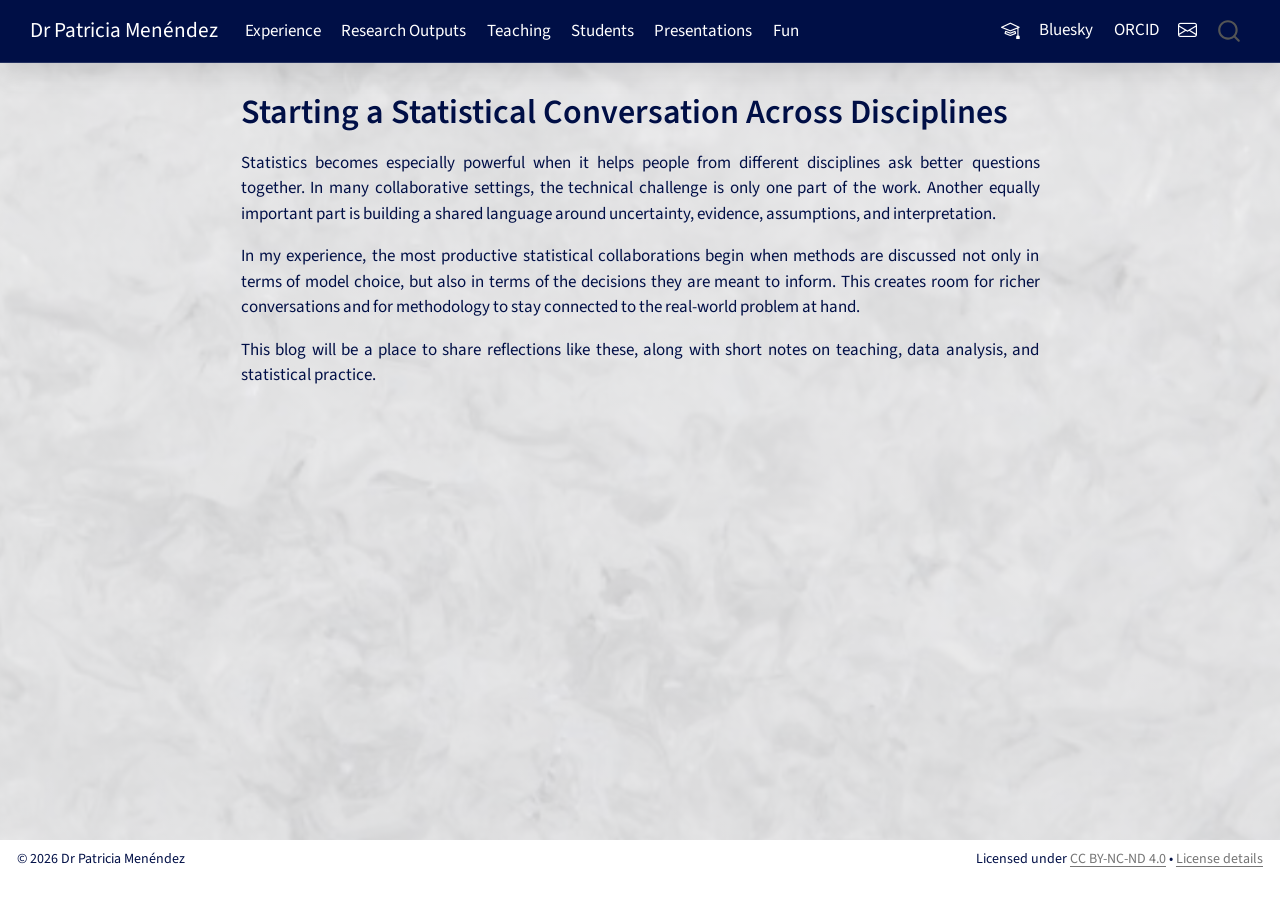
<file: posts/starting-a-statistical-conversation.html>
<!DOCTYPE html>
<html xmlns="http://www.w3.org/1999/xhtml" lang="en" xml:lang="en"><head>

<meta charset="utf-8">
<meta name="generator" content="quarto-1.9.37">

<meta name="viewport" content="width=device-width, initial-scale=1.0, user-scalable=yes">


<title>Starting a Statistical Conversation Across Disciplines – Dr Patricia Menéndez</title>
<style>
/* Default styles provided by pandoc.
** See https://pandoc.org/MANUAL.html#variables-for-html for config info.
*/
code{white-space: pre-wrap;}
span.smallcaps{font-variant: small-caps;}
div.columns{display: flex; gap: min(4vw, 1.5em);}
div.column{flex: auto; overflow-x: auto;}
div.hanging-indent{margin-left: 1.5em; text-indent: -1.5em;}
ul.task-list{list-style: none;}
ul.task-list li input[type="checkbox"] {
  width: 0.8em;
  margin: 0 0.8em 0.2em -1em; /* quarto-specific, see https://github.com/quarto-dev/quarto-cli/issues/4556 */ 
  vertical-align: middle;
}
</style>


<script src="../site_libs/quarto-nav/quarto-nav.js"></script>
<script src="../site_libs/quarto-nav/headroom.min.js"></script>
<script src="../site_libs/clipboard/clipboard.min.js"></script>
<script src="../site_libs/quarto-search/autocomplete.umd.js"></script>
<script src="../site_libs/quarto-search/fuse.min.js"></script>
<script src="../site_libs/quarto-search/quarto-search.js"></script>
<meta name="quarto:offset" content="../">
<script src="../site_libs/quarto-html/quarto.js" type="module"></script>
<script src="../site_libs/quarto-html/tabsets/tabsets.js" type="module"></script>
<script src="../site_libs/quarto-html/popper.min.js"></script>
<script src="../site_libs/quarto-html/tippy.umd.min.js"></script>
<script src="../site_libs/quarto-html/anchor.min.js"></script>
<link href="../site_libs/quarto-html/tippy.css" rel="stylesheet">
<link href="../site_libs/quarto-html/quarto-syntax-highlighting-7f8f88aac4f3542376d5c11b86a4c14d.css" rel="stylesheet" id="quarto-text-highlighting-styles">
<script src="../site_libs/bootstrap/bootstrap.min.js"></script>
<link href="../site_libs/bootstrap/bootstrap-icons.css" rel="stylesheet">
<link href="../site_libs/bootstrap/bootstrap-4897d45d2f75ed4f519693be625836c5.min.css" rel="stylesheet" append-hash="true" id="quarto-bootstrap" data-mode="light">
<script id="quarto-search-options" type="application/json">{
  "location": "navbar",
  "copy-button": false,
  "collapse-after": 3,
  "panel-placement": "end",
  "type": "overlay",
  "limit": 50,
  "keyboard-shortcut": [
    "f",
    "/",
    "s"
  ],
  "show-item-context": false,
  "language": {
    "search-no-results-text": "No results",
    "search-matching-documents-text": "matching documents",
    "search-copy-link-title": "Copy link to search",
    "search-hide-matches-text": "Hide additional matches",
    "search-more-match-text": "more match in this document",
    "search-more-matches-text": "more matches in this document",
    "search-clear-button-title": "Clear",
    "search-text-placeholder": "",
    "search-detached-cancel-button-title": "Cancel",
    "search-submit-button-title": "Submit",
    "search-label": "Search"
  }
}</script>
<style>html{ scroll-behavior: smooth; }</style>


<link rel="stylesheet" href="../styles.css">
</head>

<body class="nav-fixed fullcontent quarto-light">

<div id="quarto-search-results"></div>
  <header id="quarto-header" class="headroom fixed-top">
    <nav class="navbar navbar-expand-lg " data-bs-theme="dark">
      <div class="navbar-container container-fluid">
      <div class="navbar-brand-container mx-auto">
    <a class="navbar-brand" href="../index.html">
    <span class="navbar-title">Dr Patricia Menéndez</span>
    </a>
  </div>
            <div id="quarto-search" class="" title="Search"></div>
          <button class="navbar-toggler" type="button" data-bs-toggle="collapse" data-bs-target="#navbarCollapse" aria-controls="navbarCollapse" role="menu" aria-expanded="false" aria-label="Toggle navigation" onclick="if (window.quartoToggleHeadroom) { window.quartoToggleHeadroom(); }">
  <span class="navbar-toggler-icon"></span>
</button>
          <div class="collapse navbar-collapse" id="navbarCollapse">
            <ul class="navbar-nav navbar-nav-scroll me-auto">
  <li class="nav-item">
    <a class="nav-link" href="../experience.html"> 
<span class="menu-text">Experience</span></a>
  </li>  
  <li class="nav-item">
    <a class="nav-link" href="../publications.html"> 
<span class="menu-text">Research Outputs</span></a>
  </li>  
  <li class="nav-item">
    <a class="nav-link" href="../teaching.html"> 
<span class="menu-text">Teaching</span></a>
  </li>  
  <li class="nav-item">
    <a class="nav-link" href="../students.html"> 
<span class="menu-text">Students</span></a>
  </li>  
  <li class="nav-item">
    <a class="nav-link" href="../presentations.html"> 
<span class="menu-text">Presentations</span></a>
  </li>  
  <li class="nav-item">
    <a class="nav-link" href="../hobbies.html"> 
<span class="menu-text">Fun</span></a>
  </li>  
</ul>
            <ul class="navbar-nav navbar-nav-scroll ms-auto">
  <li class="nav-item compact">
    <a class="nav-link" href="https://scholar.google.com/citations?user=6ynCG1MAAAAJ&amp;hl=en"> <i class="bi bi-mortarboard" role="img" aria-label="Google Scholar">
</i> 
<span class="menu-text"></span></a>
  </li>  
  <li class="nav-item">
    <a class="nav-link" href="https://bsky.app/profile/patriciamenendez.bsky.social"> 
<span class="menu-text">Bluesky</span></a>
  </li>  
  <li class="nav-item">
    <a class="nav-link" href="https://orcid.org/0000-0003-0701-6315"> 
<span class="menu-text">ORCID</span></a>
  </li>  
  <li class="nav-item compact">
    <a class="nav-link" href="mailto:patricia.menendez@unimelb.edu.au"> <i class="bi bi-envelope" role="img" aria-label="Email">
</i> 
<span class="menu-text"></span></a>
  </li>  
</ul>
          </div> <!-- /navcollapse -->
            <div class="quarto-navbar-tools">
</div>
      </div> <!-- /container-fluid -->
    </nav>
</header>
<!-- content -->
<div id="quarto-content" class="quarto-container page-columns page-rows-contents page-layout-article page-navbar">
<!-- sidebar -->
<!-- margin-sidebar -->
    
<!-- main -->
<main class="content" id="quarto-document-content">

<header id="title-block-header" class="quarto-title-block default">
<div class="quarto-title">
<h1 class="title">Starting a Statistical Conversation Across Disciplines</h1>
</div>



<div class="quarto-title-meta">

    
  
    
  </div>
  


</header>


<p>Statistics becomes especially powerful when it helps people from different disciplines ask better questions together. In many collaborative settings, the technical challenge is only one part of the work. Another equally important part is building a shared language around uncertainty, evidence, assumptions, and interpretation.</p>
<p>In my experience, the most productive statistical collaborations begin when methods are discussed not only in terms of model choice, but also in terms of the decisions they are meant to inform. This creates room for richer conversations and for methodology to stay connected to the real-world problem at hand.</p>
<p>This blog will be a place to share reflections like these, along with short notes on teaching, data analysis, and statistical practice.</p>



</main> <!-- /main -->
<script id="quarto-html-after-body" type="application/javascript">
  window.document.addEventListener("DOMContentLoaded", function (event) {
    const icon = "";
    const anchorJS = new window.AnchorJS();
    anchorJS.options = {
      placement: 'right',
      icon: icon
    };
    anchorJS.add('.anchored');
    const isCodeAnnotation = (el) => {
      for (const clz of el.classList) {
        if (clz.startsWith('code-annotation-')) {                     
          return true;
        }
      }
      return false;
    }
    const onCopySuccess = function(e) {
      // button target
      const button = e.trigger;
      // don't keep focus
      button.blur();
      // flash "checked"
      button.classList.add('code-copy-button-checked');
      var currentTitle = button.getAttribute("title");
      button.setAttribute("title", "Copied!");
      let tooltip;
      if (window.bootstrap) {
        button.setAttribute("data-bs-toggle", "tooltip");
        button.setAttribute("data-bs-placement", "left");
        button.setAttribute("data-bs-title", "Copied!");
        tooltip = new bootstrap.Tooltip(button, 
          { trigger: "manual", 
            customClass: "code-copy-button-tooltip",
            offset: [0, -8]});
        tooltip.show();    
      }
      setTimeout(function() {
        if (tooltip) {
          tooltip.hide();
          button.removeAttribute("data-bs-title");
          button.removeAttribute("data-bs-toggle");
          button.removeAttribute("data-bs-placement");
        }
        button.setAttribute("title", currentTitle);
        button.classList.remove('code-copy-button-checked');
      }, 1000);
      // clear code selection
      e.clearSelection();
    }
    const getTextToCopy = function(trigger) {
      const outerScaffold = trigger.parentElement.cloneNode(true);
      const codeEl = outerScaffold.querySelector('code');
      for (const childEl of codeEl.children) {
        if (isCodeAnnotation(childEl)) {
          childEl.remove();
        }
      }
      return codeEl.innerText;
    }
    const clipboard = new window.ClipboardJS('.code-copy-button:not([data-in-quarto-modal])', {
      text: getTextToCopy
    });
    clipboard.on('success', onCopySuccess);
    if (window.document.getElementById('quarto-embedded-source-code-modal')) {
      const clipboardModal = new window.ClipboardJS('.code-copy-button[data-in-quarto-modal]', {
        text: getTextToCopy,
        container: window.document.getElementById('quarto-embedded-source-code-modal')
      });
      clipboardModal.on('success', onCopySuccess);
    }
      var localhostRegex = new RegExp(/^(?:http|https):\/\/localhost\:?[0-9]*\//);
      var mailtoRegex = new RegExp(/^mailto:/);
        var filterRegex = new RegExp('/' + window.location.host + '/');
      var isInternal = (href) => {
          return filterRegex.test(href) || localhostRegex.test(href) || mailtoRegex.test(href);
      }
      // Inspect non-navigation links and adorn them if external
     var links = window.document.querySelectorAll('a[href]:not(.nav-link):not(.navbar-brand):not(.toc-action):not(.sidebar-link):not(.sidebar-item-toggle):not(.pagination-link):not(.no-external):not([aria-hidden]):not(.dropdown-item):not(.quarto-navigation-tool):not(.about-link)');
      for (var i=0; i<links.length; i++) {
        const link = links[i];
        if (!isInternal(link.href)) {
          // undo the damage that might have been done by quarto-nav.js in the case of
          // links that we want to consider external
          if (link.dataset.originalHref !== undefined) {
            link.href = link.dataset.originalHref;
          }
            // target, if specified
            link.setAttribute("target", "_blank");
            if (link.getAttribute("rel") === null) {
              link.setAttribute("rel", "noopener");
            }
        }
      }
    function tippyHover(el, contentFn, onTriggerFn, onUntriggerFn) {
      const config = {
        allowHTML: true,
        maxWidth: 500,
        delay: 100,
        arrow: false,
        appendTo: function(el) {
            return el.parentElement;
        },
        interactive: true,
        interactiveBorder: 10,
        theme: 'quarto',
        placement: 'bottom-start',
      };
      if (contentFn) {
        config.content = contentFn;
      }
      if (onTriggerFn) {
        config.onTrigger = onTriggerFn;
      }
      if (onUntriggerFn) {
        config.onUntrigger = onUntriggerFn;
      }
      window.tippy(el, config); 
    }
    const noterefs = window.document.querySelectorAll('a[role="doc-noteref"]');
    for (var i=0; i<noterefs.length; i++) {
      const ref = noterefs[i];
      tippyHover(ref, function() {
        // use id or data attribute instead here
        let href = ref.getAttribute('data-footnote-href') || ref.getAttribute('href');
        try { href = new URL(href).hash; } catch {}
        const id = href.replace(/^#\/?/, "");
        const note = window.document.getElementById(id);
        if (note) {
          return note.innerHTML;
        } else {
          return "";
        }
      });
    }
    const xrefs = window.document.querySelectorAll('a.quarto-xref');
    const processXRef = (id, note) => {
      // Strip column container classes
      const stripColumnClz = (el) => {
        el.classList.remove("page-full", "page-columns");
        if (el.children) {
          for (const child of el.children) {
            stripColumnClz(child);
          }
        }
      }
      stripColumnClz(note)
      if (id === null || id.startsWith('sec-')) {
        // Special case sections, only their first couple elements
        const container = document.createElement("div");
        if (note.children && note.children.length > 2) {
          container.appendChild(note.children[0].cloneNode(true));
          for (let i = 1; i < note.children.length; i++) {
            const child = note.children[i];
            if (child.tagName === "P" && child.innerText === "") {
              continue;
            } else {
              container.appendChild(child.cloneNode(true));
              break;
            }
          }
          if (window.Quarto?.typesetMath) {
            window.Quarto.typesetMath(container);
          }
          return container.innerHTML
        } else {
          if (window.Quarto?.typesetMath) {
            window.Quarto.typesetMath(note);
          }
          return note.innerHTML;
        }
      } else {
        // Remove any anchor links if they are present
        const anchorLink = note.querySelector('a.anchorjs-link');
        if (anchorLink) {
          anchorLink.remove();
        }
        if (window.Quarto?.typesetMath) {
          window.Quarto.typesetMath(note);
        }
        if (note.classList.contains("callout")) {
          return note.outerHTML;
        } else {
          return note.innerHTML;
        }
      }
    }
    for (var i=0; i<xrefs.length; i++) {
      const xref = xrefs[i];
      tippyHover(xref, undefined, function(instance) {
        instance.disable();
        let url = xref.getAttribute('href');
        let hash = undefined; 
        if (url.startsWith('#')) {
          hash = url;
        } else {
          try { hash = new URL(url).hash; } catch {}
        }
        if (hash) {
          const id = hash.replace(/^#\/?/, "");
          const note = window.document.getElementById(id);
          if (note !== null) {
            try {
              const html = processXRef(id, note.cloneNode(true));
              instance.setContent(html);
            } finally {
              instance.enable();
              instance.show();
            }
          } else {
            // See if we can fetch this
            fetch(url.split('#')[0])
            .then(res => res.text())
            .then(html => {
              const parser = new DOMParser();
              const htmlDoc = parser.parseFromString(html, "text/html");
              const note = htmlDoc.getElementById(id);
              if (note !== null) {
                const html = processXRef(id, note);
                instance.setContent(html);
              } 
            }).finally(() => {
              instance.enable();
              instance.show();
            });
          }
        } else {
          // See if we can fetch a full url (with no hash to target)
          // This is a special case and we should probably do some content thinning / targeting
          fetch(url)
          .then(res => res.text())
          .then(html => {
            const parser = new DOMParser();
            const htmlDoc = parser.parseFromString(html, "text/html");
            const note = htmlDoc.querySelector('main.content');
            if (note !== null) {
              // This should only happen for chapter cross references
              // (since there is no id in the URL)
              // remove the first header
              if (note.children.length > 0 && note.children[0].tagName === "HEADER") {
                note.children[0].remove();
              }
              const html = processXRef(null, note);
              instance.setContent(html);
            } 
          }).finally(() => {
            instance.enable();
            instance.show();
          });
        }
      }, function(instance) {
      });
    }
        let selectedAnnoteEl;
        const selectorForAnnotation = ( cell, annotation) => {
          let cellAttr = 'data-code-cell="' + cell + '"';
          let lineAttr = 'data-code-annotation="' +  annotation + '"';
          const selector = 'span[' + cellAttr + '][' + lineAttr + ']';
          return selector;
        }
        const selectCodeLines = (annoteEl) => {
          const doc = window.document;
          const targetCell = annoteEl.getAttribute("data-target-cell");
          const targetAnnotation = annoteEl.getAttribute("data-target-annotation");
          const annoteSpan = window.document.querySelector(selectorForAnnotation(targetCell, targetAnnotation));
          const lines = annoteSpan.getAttribute("data-code-lines").split(",");
          const lineIds = lines.map((line) => {
            return targetCell + "-" + line;
          })
          let top = null;
          let height = null;
          let parent = null;
          if (lineIds.length > 0) {
              //compute the position of the single el (top and bottom and make a div)
              const el = window.document.getElementById(lineIds[0]);
              top = el.offsetTop;
              height = el.offsetHeight;
              parent = el.parentElement.parentElement;
            if (lineIds.length > 1) {
              const lastEl = window.document.getElementById(lineIds[lineIds.length - 1]);
              const bottom = lastEl.offsetTop + lastEl.offsetHeight;
              height = bottom - top;
            }
            if (top !== null && height !== null && parent !== null) {
              // cook up a div (if necessary) and position it 
              let div = window.document.getElementById("code-annotation-line-highlight");
              if (div === null) {
                div = window.document.createElement("div");
                div.setAttribute("id", "code-annotation-line-highlight");
                div.style.position = 'absolute';
                parent.appendChild(div);
              }
              div.style.top = top - 2 + "px";
              div.style.height = height + 4 + "px";
              div.style.left = 0;
              let gutterDiv = window.document.getElementById("code-annotation-line-highlight-gutter");
              if (gutterDiv === null) {
                gutterDiv = window.document.createElement("div");
                gutterDiv.setAttribute("id", "code-annotation-line-highlight-gutter");
                gutterDiv.style.position = 'absolute';
                const codeCell = window.document.getElementById(targetCell);
                const gutter = codeCell.querySelector('.code-annotation-gutter');
                gutter.appendChild(gutterDiv);
              }
              gutterDiv.style.top = top - 2 + "px";
              gutterDiv.style.height = height + 4 + "px";
            }
            selectedAnnoteEl = annoteEl;
          }
        };
        const unselectCodeLines = () => {
          const elementsIds = ["code-annotation-line-highlight", "code-annotation-line-highlight-gutter"];
          elementsIds.forEach((elId) => {
            const div = window.document.getElementById(elId);
            if (div) {
              div.remove();
            }
          });
          selectedAnnoteEl = undefined;
        };
          // Handle positioning of the toggle
      window.addEventListener(
        "resize",
        throttle(() => {
          elRect = undefined;
          if (selectedAnnoteEl) {
            selectCodeLines(selectedAnnoteEl);
          }
        }, 10)
      );
      function throttle(fn, ms) {
      let throttle = false;
      let timer;
        return (...args) => {
          if(!throttle) { // first call gets through
              fn.apply(this, args);
              throttle = true;
          } else { // all the others get throttled
              if(timer) clearTimeout(timer); // cancel #2
              timer = setTimeout(() => {
                fn.apply(this, args);
                timer = throttle = false;
              }, ms);
          }
        };
      }
        // Attach click handler to the DT
        const annoteDls = window.document.querySelectorAll('dt[data-target-cell]');
        for (const annoteDlNode of annoteDls) {
          annoteDlNode.addEventListener('click', (event) => {
            const clickedEl = event.target;
            if (clickedEl !== selectedAnnoteEl) {
              unselectCodeLines();
              const activeEl = window.document.querySelector('dt[data-target-cell].code-annotation-active');
              if (activeEl) {
                activeEl.classList.remove('code-annotation-active');
              }
              selectCodeLines(clickedEl);
              clickedEl.classList.add('code-annotation-active');
            } else {
              // Unselect the line
              unselectCodeLines();
              clickedEl.classList.remove('code-annotation-active');
            }
          });
        }
    const findCites = (el) => {
      const parentEl = el.parentElement;
      if (parentEl) {
        const cites = parentEl.dataset.cites;
        if (cites) {
          return {
            el,
            cites: cites.split(' ')
          };
        } else {
          return findCites(el.parentElement)
        }
      } else {
        return undefined;
      }
    };
    var bibliorefs = window.document.querySelectorAll('a[role="doc-biblioref"]');
    for (var i=0; i<bibliorefs.length; i++) {
      const ref = bibliorefs[i];
      const citeInfo = findCites(ref);
      if (citeInfo) {
        tippyHover(citeInfo.el, function() {
          var popup = window.document.createElement('div');
          citeInfo.cites.forEach(function(cite) {
            var citeDiv = window.document.createElement('div');
            citeDiv.classList.add('hanging-indent');
            citeDiv.classList.add('csl-entry');
            var biblioDiv = window.document.getElementById('ref-' + cite);
            if (biblioDiv) {
              citeDiv.innerHTML = biblioDiv.innerHTML;
            }
            popup.appendChild(citeDiv);
          });
          return popup.innerHTML;
        });
      }
    }
  });
  </script>
</div> <!-- /content -->
<footer class="footer">
  <div class="nav-footer">
    <div class="nav-footer-left">
<p>© 2026 Dr Patricia Menéndez</p>
</div>   
    <div class="nav-footer-center">
      &nbsp;
    </div>
    <div class="nav-footer-right">
<p>Licensed under <a href="https://creativecommons.org/licenses/by-nc-nd/4.0/">CC BY-NC-ND 4.0</a> • <a href="../license.html">License details</a></p>
</div>
  </div>
</footer>




<script src="../site_libs/quarto-html/zenscroll-min.js"></script>
</body></html>
</file>
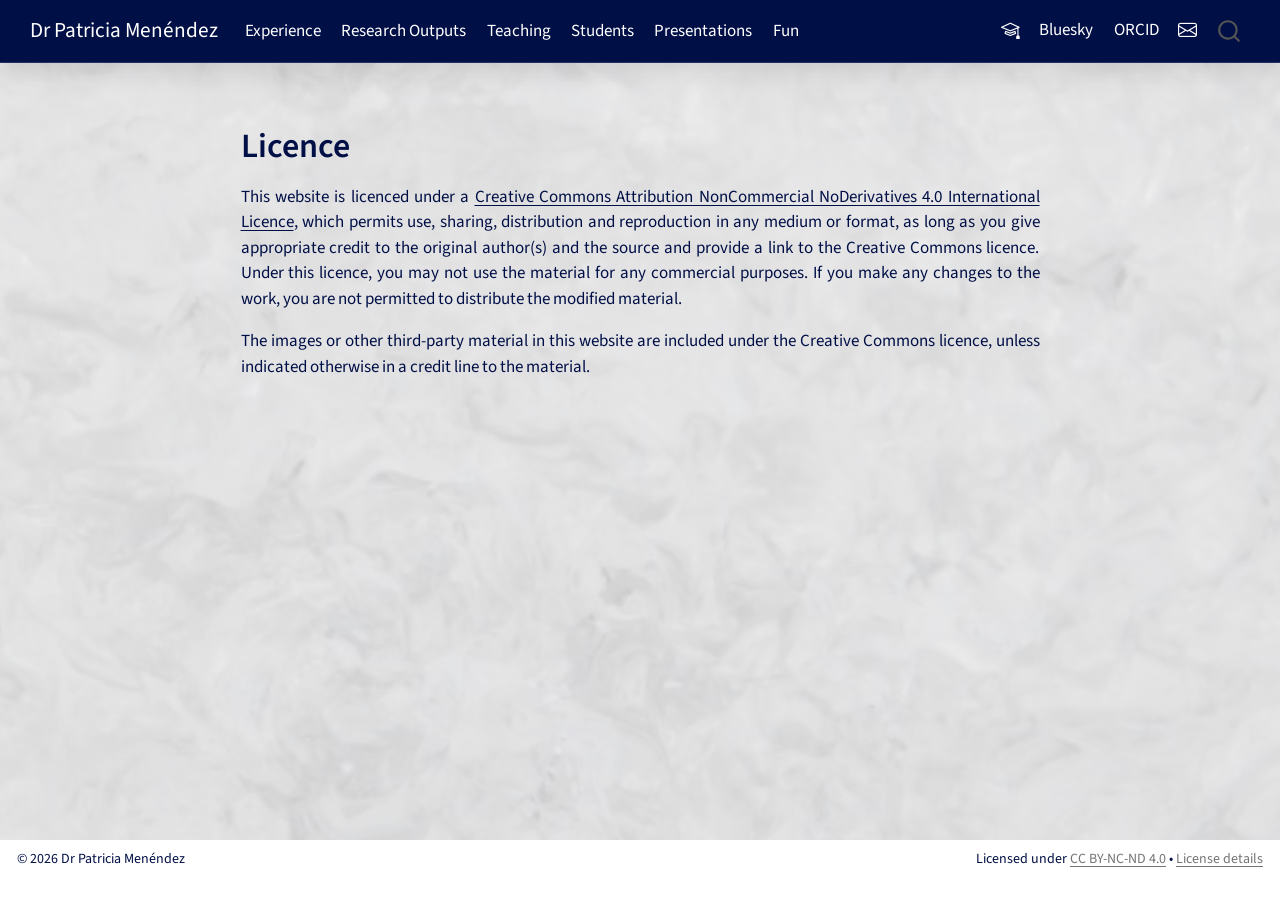
<file: deployment/public-repo/LICENSE.html>
<!DOCTYPE html>
<html xmlns="http://www.w3.org/1999/xhtml" lang="en" xml:lang="en"><head>

<meta charset="utf-8">
<meta name="generator" content="quarto-1.9.37">

<meta name="viewport" content="width=device-width, initial-scale=1.0, user-scalable=yes">


<title>license – Dr Patricia Menéndez</title>
<style>
/* Default styles provided by pandoc.
** See https://pandoc.org/MANUAL.html#variables-for-html for config info.
*/
code{white-space: pre-wrap;}
span.smallcaps{font-variant: small-caps;}
div.columns{display: flex; gap: min(4vw, 1.5em);}
div.column{flex: auto; overflow-x: auto;}
div.hanging-indent{margin-left: 1.5em; text-indent: -1.5em;}
ul.task-list{list-style: none;}
ul.task-list li input[type="checkbox"] {
  width: 0.8em;
  margin: 0 0.8em 0.2em -1em; /* quarto-specific, see https://github.com/quarto-dev/quarto-cli/issues/4556 */ 
  vertical-align: middle;
}
</style>


<script src="../../site_libs/quarto-nav/quarto-nav.js"></script>
<script src="../../site_libs/quarto-nav/headroom.min.js"></script>
<script src="../../site_libs/clipboard/clipboard.min.js"></script>
<script src="../../site_libs/quarto-search/autocomplete.umd.js"></script>
<script src="../../site_libs/quarto-search/fuse.min.js"></script>
<script src="../../site_libs/quarto-search/quarto-search.js"></script>
<meta name="quarto:offset" content="../../">
<script src="../../site_libs/quarto-html/quarto.js" type="module"></script>
<script src="../../site_libs/quarto-html/tabsets/tabsets.js" type="module"></script>
<script src="../../site_libs/quarto-html/popper.min.js"></script>
<script src="../../site_libs/quarto-html/tippy.umd.min.js"></script>
<script src="../../site_libs/quarto-html/anchor.min.js"></script>
<link href="../../site_libs/quarto-html/tippy.css" rel="stylesheet">
<link href="../../site_libs/quarto-html/quarto-syntax-highlighting-7f8f88aac4f3542376d5c11b86a4c14d.css" rel="stylesheet" id="quarto-text-highlighting-styles">
<script src="../../site_libs/bootstrap/bootstrap.min.js"></script>
<link href="../../site_libs/bootstrap/bootstrap-icons.css" rel="stylesheet">
<link href="../../site_libs/bootstrap/bootstrap-4897d45d2f75ed4f519693be625836c5.min.css" rel="stylesheet" append-hash="true" id="quarto-bootstrap" data-mode="light">
<script id="quarto-search-options" type="application/json">{
  "location": "navbar",
  "copy-button": false,
  "collapse-after": 3,
  "panel-placement": "end",
  "type": "overlay",
  "limit": 50,
  "keyboard-shortcut": [
    "f",
    "/",
    "s"
  ],
  "show-item-context": false,
  "language": {
    "search-no-results-text": "No results",
    "search-matching-documents-text": "matching documents",
    "search-copy-link-title": "Copy link to search",
    "search-hide-matches-text": "Hide additional matches",
    "search-more-match-text": "more match in this document",
    "search-more-matches-text": "more matches in this document",
    "search-clear-button-title": "Clear",
    "search-text-placeholder": "",
    "search-detached-cancel-button-title": "Cancel",
    "search-submit-button-title": "Submit",
    "search-label": "Search"
  }
}</script>
<style>html{ scroll-behavior: smooth; }</style>


<link rel="stylesheet" href="../../styles.css">
</head>

<body class="nav-fixed fullcontent quarto-light">

<div id="quarto-search-results"></div>
  <header id="quarto-header" class="headroom fixed-top">
    <nav class="navbar navbar-expand-lg " data-bs-theme="dark">
      <div class="navbar-container container-fluid">
      <div class="navbar-brand-container mx-auto">
    <a class="navbar-brand" href="../../index.html">
    <span class="navbar-title">Dr Patricia Menéndez</span>
    </a>
  </div>
            <div id="quarto-search" class="" title="Search"></div>
          <button class="navbar-toggler" type="button" data-bs-toggle="collapse" data-bs-target="#navbarCollapse" aria-controls="navbarCollapse" role="menu" aria-expanded="false" aria-label="Toggle navigation" onclick="if (window.quartoToggleHeadroom) { window.quartoToggleHeadroom(); }">
  <span class="navbar-toggler-icon"></span>
</button>
          <div class="collapse navbar-collapse" id="navbarCollapse">
            <ul class="navbar-nav navbar-nav-scroll me-auto">
  <li class="nav-item">
    <a class="nav-link" href="../../experience.html"> 
<span class="menu-text">Experience</span></a>
  </li>  
  <li class="nav-item">
    <a class="nav-link" href="../../publications.html"> 
<span class="menu-text">Research Outputs</span></a>
  </li>  
  <li class="nav-item">
    <a class="nav-link" href="../../teaching.html"> 
<span class="menu-text">Teaching</span></a>
  </li>  
  <li class="nav-item">
    <a class="nav-link" href="../../students.html"> 
<span class="menu-text">Students</span></a>
  </li>  
  <li class="nav-item">
    <a class="nav-link" href="../../presentations.html"> 
<span class="menu-text">Presentations</span></a>
  </li>  
  <li class="nav-item">
    <a class="nav-link" href="../../hobbies.html"> 
<span class="menu-text">Fun</span></a>
  </li>  
</ul>
            <ul class="navbar-nav navbar-nav-scroll ms-auto">
  <li class="nav-item compact">
    <a class="nav-link" href="https://scholar.google.com/citations?user=6ynCG1MAAAAJ&amp;hl=en"> <i class="bi bi-mortarboard" role="img" aria-label="Google Scholar">
</i> 
<span class="menu-text"></span></a>
  </li>  
  <li class="nav-item">
    <a class="nav-link" href="https://bsky.app/profile/patriciamenendez.bsky.social"> 
<span class="menu-text">Bluesky</span></a>
  </li>  
  <li class="nav-item">
    <a class="nav-link" href="https://orcid.org/0000-0003-0701-6315"> 
<span class="menu-text">ORCID</span></a>
  </li>  
  <li class="nav-item compact">
    <a class="nav-link" href="mailto:patricia.menendez@unimelb.edu.au"> <i class="bi bi-envelope" role="img" aria-label="Email">
</i> 
<span class="menu-text"></span></a>
  </li>  
</ul>
          </div> <!-- /navcollapse -->
            <div class="quarto-navbar-tools">
</div>
      </div> <!-- /container-fluid -->
    </nav>
</header>
<!-- content -->
<div id="quarto-content" class="quarto-container page-columns page-rows-contents page-layout-article page-navbar">
<!-- sidebar -->
<!-- margin-sidebar -->
    
<!-- main -->
<main class="content" id="quarto-document-content"><header id="title-block-header" class="quarto-title-block"></header>




<section id="licence" class="level1">
<h1>Licence</h1>
<p>This website is licenced under a <a href="https://creativecommons.org/licenses/by-nc-nd/4.0/">Creative Commons Attribution NonCommercial NoDerivatives 4.0 International Licence</a>, which permits use, sharing, distribution and reproduction in any medium or format, as long as you give appropriate credit to the original author(s) and the source and provide a link to the Creative Commons licence. Under this licence, you may not use the material for any commercial purposes. If you make any changes to the work, you are not permitted to distribute the modified material.</p>
<p>The images or other third-party material in this website are included under the Creative Commons licence, unless indicated otherwise in a credit line to the material.</p>


</section>

</main> <!-- /main -->
<script id="quarto-html-after-body" type="application/javascript">
  window.document.addEventListener("DOMContentLoaded", function (event) {
    const icon = "";
    const anchorJS = new window.AnchorJS();
    anchorJS.options = {
      placement: 'right',
      icon: icon
    };
    anchorJS.add('.anchored');
    const isCodeAnnotation = (el) => {
      for (const clz of el.classList) {
        if (clz.startsWith('code-annotation-')) {                     
          return true;
        }
      }
      return false;
    }
    const onCopySuccess = function(e) {
      // button target
      const button = e.trigger;
      // don't keep focus
      button.blur();
      // flash "checked"
      button.classList.add('code-copy-button-checked');
      var currentTitle = button.getAttribute("title");
      button.setAttribute("title", "Copied!");
      let tooltip;
      if (window.bootstrap) {
        button.setAttribute("data-bs-toggle", "tooltip");
        button.setAttribute("data-bs-placement", "left");
        button.setAttribute("data-bs-title", "Copied!");
        tooltip = new bootstrap.Tooltip(button, 
          { trigger: "manual", 
            customClass: "code-copy-button-tooltip",
            offset: [0, -8]});
        tooltip.show();    
      }
      setTimeout(function() {
        if (tooltip) {
          tooltip.hide();
          button.removeAttribute("data-bs-title");
          button.removeAttribute("data-bs-toggle");
          button.removeAttribute("data-bs-placement");
        }
        button.setAttribute("title", currentTitle);
        button.classList.remove('code-copy-button-checked');
      }, 1000);
      // clear code selection
      e.clearSelection();
    }
    const getTextToCopy = function(trigger) {
      const outerScaffold = trigger.parentElement.cloneNode(true);
      const codeEl = outerScaffold.querySelector('code');
      for (const childEl of codeEl.children) {
        if (isCodeAnnotation(childEl)) {
          childEl.remove();
        }
      }
      return codeEl.innerText;
    }
    const clipboard = new window.ClipboardJS('.code-copy-button:not([data-in-quarto-modal])', {
      text: getTextToCopy
    });
    clipboard.on('success', onCopySuccess);
    if (window.document.getElementById('quarto-embedded-source-code-modal')) {
      const clipboardModal = new window.ClipboardJS('.code-copy-button[data-in-quarto-modal]', {
        text: getTextToCopy,
        container: window.document.getElementById('quarto-embedded-source-code-modal')
      });
      clipboardModal.on('success', onCopySuccess);
    }
      var localhostRegex = new RegExp(/^(?:http|https):\/\/localhost\:?[0-9]*\//);
      var mailtoRegex = new RegExp(/^mailto:/);
        var filterRegex = new RegExp('/' + window.location.host + '/');
      var isInternal = (href) => {
          return filterRegex.test(href) || localhostRegex.test(href) || mailtoRegex.test(href);
      }
      // Inspect non-navigation links and adorn them if external
     var links = window.document.querySelectorAll('a[href]:not(.nav-link):not(.navbar-brand):not(.toc-action):not(.sidebar-link):not(.sidebar-item-toggle):not(.pagination-link):not(.no-external):not([aria-hidden]):not(.dropdown-item):not(.quarto-navigation-tool):not(.about-link)');
      for (var i=0; i<links.length; i++) {
        const link = links[i];
        if (!isInternal(link.href)) {
          // undo the damage that might have been done by quarto-nav.js in the case of
          // links that we want to consider external
          if (link.dataset.originalHref !== undefined) {
            link.href = link.dataset.originalHref;
          }
            // target, if specified
            link.setAttribute("target", "_blank");
            if (link.getAttribute("rel") === null) {
              link.setAttribute("rel", "noopener");
            }
        }
      }
    function tippyHover(el, contentFn, onTriggerFn, onUntriggerFn) {
      const config = {
        allowHTML: true,
        maxWidth: 500,
        delay: 100,
        arrow: false,
        appendTo: function(el) {
            return el.parentElement;
        },
        interactive: true,
        interactiveBorder: 10,
        theme: 'quarto',
        placement: 'bottom-start',
      };
      if (contentFn) {
        config.content = contentFn;
      }
      if (onTriggerFn) {
        config.onTrigger = onTriggerFn;
      }
      if (onUntriggerFn) {
        config.onUntrigger = onUntriggerFn;
      }
      window.tippy(el, config); 
    }
    const noterefs = window.document.querySelectorAll('a[role="doc-noteref"]');
    for (var i=0; i<noterefs.length; i++) {
      const ref = noterefs[i];
      tippyHover(ref, function() {
        // use id or data attribute instead here
        let href = ref.getAttribute('data-footnote-href') || ref.getAttribute('href');
        try { href = new URL(href).hash; } catch {}
        const id = href.replace(/^#\/?/, "");
        const note = window.document.getElementById(id);
        if (note) {
          return note.innerHTML;
        } else {
          return "";
        }
      });
    }
    const xrefs = window.document.querySelectorAll('a.quarto-xref');
    const processXRef = (id, note) => {
      // Strip column container classes
      const stripColumnClz = (el) => {
        el.classList.remove("page-full", "page-columns");
        if (el.children) {
          for (const child of el.children) {
            stripColumnClz(child);
          }
        }
      }
      stripColumnClz(note)
      if (id === null || id.startsWith('sec-')) {
        // Special case sections, only their first couple elements
        const container = document.createElement("div");
        if (note.children && note.children.length > 2) {
          container.appendChild(note.children[0].cloneNode(true));
          for (let i = 1; i < note.children.length; i++) {
            const child = note.children[i];
            if (child.tagName === "P" && child.innerText === "") {
              continue;
            } else {
              container.appendChild(child.cloneNode(true));
              break;
            }
          }
          if (window.Quarto?.typesetMath) {
            window.Quarto.typesetMath(container);
          }
          return container.innerHTML
        } else {
          if (window.Quarto?.typesetMath) {
            window.Quarto.typesetMath(note);
          }
          return note.innerHTML;
        }
      } else {
        // Remove any anchor links if they are present
        const anchorLink = note.querySelector('a.anchorjs-link');
        if (anchorLink) {
          anchorLink.remove();
        }
        if (window.Quarto?.typesetMath) {
          window.Quarto.typesetMath(note);
        }
        if (note.classList.contains("callout")) {
          return note.outerHTML;
        } else {
          return note.innerHTML;
        }
      }
    }
    for (var i=0; i<xrefs.length; i++) {
      const xref = xrefs[i];
      tippyHover(xref, undefined, function(instance) {
        instance.disable();
        let url = xref.getAttribute('href');
        let hash = undefined; 
        if (url.startsWith('#')) {
          hash = url;
        } else {
          try { hash = new URL(url).hash; } catch {}
        }
        if (hash) {
          const id = hash.replace(/^#\/?/, "");
          const note = window.document.getElementById(id);
          if (note !== null) {
            try {
              const html = processXRef(id, note.cloneNode(true));
              instance.setContent(html);
            } finally {
              instance.enable();
              instance.show();
            }
          } else {
            // See if we can fetch this
            fetch(url.split('#')[0])
            .then(res => res.text())
            .then(html => {
              const parser = new DOMParser();
              const htmlDoc = parser.parseFromString(html, "text/html");
              const note = htmlDoc.getElementById(id);
              if (note !== null) {
                const html = processXRef(id, note);
                instance.setContent(html);
              } 
            }).finally(() => {
              instance.enable();
              instance.show();
            });
          }
        } else {
          // See if we can fetch a full url (with no hash to target)
          // This is a special case and we should probably do some content thinning / targeting
          fetch(url)
          .then(res => res.text())
          .then(html => {
            const parser = new DOMParser();
            const htmlDoc = parser.parseFromString(html, "text/html");
            const note = htmlDoc.querySelector('main.content');
            if (note !== null) {
              // This should only happen for chapter cross references
              // (since there is no id in the URL)
              // remove the first header
              if (note.children.length > 0 && note.children[0].tagName === "HEADER") {
                note.children[0].remove();
              }
              const html = processXRef(null, note);
              instance.setContent(html);
            } 
          }).finally(() => {
            instance.enable();
            instance.show();
          });
        }
      }, function(instance) {
      });
    }
        let selectedAnnoteEl;
        const selectorForAnnotation = ( cell, annotation) => {
          let cellAttr = 'data-code-cell="' + cell + '"';
          let lineAttr = 'data-code-annotation="' +  annotation + '"';
          const selector = 'span[' + cellAttr + '][' + lineAttr + ']';
          return selector;
        }
        const selectCodeLines = (annoteEl) => {
          const doc = window.document;
          const targetCell = annoteEl.getAttribute("data-target-cell");
          const targetAnnotation = annoteEl.getAttribute("data-target-annotation");
          const annoteSpan = window.document.querySelector(selectorForAnnotation(targetCell, targetAnnotation));
          const lines = annoteSpan.getAttribute("data-code-lines").split(",");
          const lineIds = lines.map((line) => {
            return targetCell + "-" + line;
          })
          let top = null;
          let height = null;
          let parent = null;
          if (lineIds.length > 0) {
              //compute the position of the single el (top and bottom and make a div)
              const el = window.document.getElementById(lineIds[0]);
              top = el.offsetTop;
              height = el.offsetHeight;
              parent = el.parentElement.parentElement;
            if (lineIds.length > 1) {
              const lastEl = window.document.getElementById(lineIds[lineIds.length - 1]);
              const bottom = lastEl.offsetTop + lastEl.offsetHeight;
              height = bottom - top;
            }
            if (top !== null && height !== null && parent !== null) {
              // cook up a div (if necessary) and position it 
              let div = window.document.getElementById("code-annotation-line-highlight");
              if (div === null) {
                div = window.document.createElement("div");
                div.setAttribute("id", "code-annotation-line-highlight");
                div.style.position = 'absolute';
                parent.appendChild(div);
              }
              div.style.top = top - 2 + "px";
              div.style.height = height + 4 + "px";
              div.style.left = 0;
              let gutterDiv = window.document.getElementById("code-annotation-line-highlight-gutter");
              if (gutterDiv === null) {
                gutterDiv = window.document.createElement("div");
                gutterDiv.setAttribute("id", "code-annotation-line-highlight-gutter");
                gutterDiv.style.position = 'absolute';
                const codeCell = window.document.getElementById(targetCell);
                const gutter = codeCell.querySelector('.code-annotation-gutter');
                gutter.appendChild(gutterDiv);
              }
              gutterDiv.style.top = top - 2 + "px";
              gutterDiv.style.height = height + 4 + "px";
            }
            selectedAnnoteEl = annoteEl;
          }
        };
        const unselectCodeLines = () => {
          const elementsIds = ["code-annotation-line-highlight", "code-annotation-line-highlight-gutter"];
          elementsIds.forEach((elId) => {
            const div = window.document.getElementById(elId);
            if (div) {
              div.remove();
            }
          });
          selectedAnnoteEl = undefined;
        };
          // Handle positioning of the toggle
      window.addEventListener(
        "resize",
        throttle(() => {
          elRect = undefined;
          if (selectedAnnoteEl) {
            selectCodeLines(selectedAnnoteEl);
          }
        }, 10)
      );
      function throttle(fn, ms) {
      let throttle = false;
      let timer;
        return (...args) => {
          if(!throttle) { // first call gets through
              fn.apply(this, args);
              throttle = true;
          } else { // all the others get throttled
              if(timer) clearTimeout(timer); // cancel #2
              timer = setTimeout(() => {
                fn.apply(this, args);
                timer = throttle = false;
              }, ms);
          }
        };
      }
        // Attach click handler to the DT
        const annoteDls = window.document.querySelectorAll('dt[data-target-cell]');
        for (const annoteDlNode of annoteDls) {
          annoteDlNode.addEventListener('click', (event) => {
            const clickedEl = event.target;
            if (clickedEl !== selectedAnnoteEl) {
              unselectCodeLines();
              const activeEl = window.document.querySelector('dt[data-target-cell].code-annotation-active');
              if (activeEl) {
                activeEl.classList.remove('code-annotation-active');
              }
              selectCodeLines(clickedEl);
              clickedEl.classList.add('code-annotation-active');
            } else {
              // Unselect the line
              unselectCodeLines();
              clickedEl.classList.remove('code-annotation-active');
            }
          });
        }
    const findCites = (el) => {
      const parentEl = el.parentElement;
      if (parentEl) {
        const cites = parentEl.dataset.cites;
        if (cites) {
          return {
            el,
            cites: cites.split(' ')
          };
        } else {
          return findCites(el.parentElement)
        }
      } else {
        return undefined;
      }
    };
    var bibliorefs = window.document.querySelectorAll('a[role="doc-biblioref"]');
    for (var i=0; i<bibliorefs.length; i++) {
      const ref = bibliorefs[i];
      const citeInfo = findCites(ref);
      if (citeInfo) {
        tippyHover(citeInfo.el, function() {
          var popup = window.document.createElement('div');
          citeInfo.cites.forEach(function(cite) {
            var citeDiv = window.document.createElement('div');
            citeDiv.classList.add('hanging-indent');
            citeDiv.classList.add('csl-entry');
            var biblioDiv = window.document.getElementById('ref-' + cite);
            if (biblioDiv) {
              citeDiv.innerHTML = biblioDiv.innerHTML;
            }
            popup.appendChild(citeDiv);
          });
          return popup.innerHTML;
        });
      }
    }
  });
  </script>
</div> <!-- /content -->
<footer class="footer">
  <div class="nav-footer">
    <div class="nav-footer-left">
<p>© 2026 Dr Patricia Menéndez</p>
</div>   
    <div class="nav-footer-center">
      &nbsp;
    </div>
    <div class="nav-footer-right">
<p>Licensed under <a href="https://creativecommons.org/licenses/by-nc-nd/4.0/">CC BY-NC-ND 4.0</a> • <a href="../../license.html">License details</a></p>
</div>
  </div>
</footer>




<script src="../../site_libs/quarto-html/zenscroll-min.js"></script>
</body></html>
</file>
<file: site_libs/quarto-html/tippy.css>
.tippy-box[data-animation=fade][data-state=hidden]{opacity:0}[data-tippy-root]{max-width:calc(100vw - 10px)}.tippy-box{position:relative;background-color:#333;color:#fff;border-radius:4px;font-size:14px;line-height:1.4;white-space:normal;outline:0;transition-property:transform,visibility,opacity}.tippy-box[data-placement^=top]>.tippy-arrow{bottom:0}.tippy-box[data-placement^=top]>.tippy-arrow:before{bottom:-7px;left:0;border-width:8px 8px 0;border-top-color:initial;transform-origin:center top}.tippy-box[data-placement^=bottom]>.tippy-arrow{top:0}.tippy-box[data-placement^=bottom]>.tippy-arrow:before{top:-7px;left:0;border-width:0 8px 8px;border-bottom-color:initial;transform-origin:center bottom}.tippy-box[data-placement^=left]>.tippy-arrow{right:0}.tippy-box[data-placement^=left]>.tippy-arrow:before{border-width:8px 0 8px 8px;border-left-color:initial;right:-7px;transform-origin:center left}.tippy-box[data-placement^=right]>.tippy-arrow{left:0}.tippy-box[data-placement^=right]>.tippy-arrow:before{left:-7px;border-width:8px 8px 8px 0;border-right-color:initial;transform-origin:center right}.tippy-box[data-inertia][data-state=visible]{transition-timing-function:cubic-bezier(.54,1.5,.38,1.11)}.tippy-arrow{width:16px;height:16px;color:#333}.tippy-arrow:before{content:"";position:absolute;border-color:transparent;border-style:solid}.tippy-content{position:relative;padding:5px 9px;z-index:1}
</file>
<file: site_libs/quarto-html/quarto-syntax-highlighting-7f8f88aac4f3542376d5c11b86a4c14d.css>
/* quarto syntax highlight colors */
:root {
  --quarto-hl-ot-color: #003B4F;
  --quarto-hl-at-color: #657422;
  --quarto-hl-ss-color: #20794D;
  --quarto-hl-an-color: #5E5E5E;
  --quarto-hl-fu-color: #4758AB;
  --quarto-hl-st-color: #20794D;
  --quarto-hl-cf-color: #003B4F;
  --quarto-hl-op-color: #5E5E5E;
  --quarto-hl-er-color: #AD0000;
  --quarto-hl-bn-color: #AD0000;
  --quarto-hl-al-color: #AD0000;
  --quarto-hl-va-color: #111111;
  --quarto-hl-bu-color: inherit;
  --quarto-hl-ex-color: inherit;
  --quarto-hl-pp-color: #AD0000;
  --quarto-hl-in-color: #5E5E5E;
  --quarto-hl-vs-color: #20794D;
  --quarto-hl-wa-color: #5E5E5E;
  --quarto-hl-do-color: #5E5E5E;
  --quarto-hl-im-color: #00769E;
  --quarto-hl-ch-color: #20794D;
  --quarto-hl-dt-color: #AD0000;
  --quarto-hl-fl-color: #AD0000;
  --quarto-hl-co-color: #5E5E5E;
  --quarto-hl-cv-color: #5E5E5E;
  --quarto-hl-cn-color: #8f5902;
  --quarto-hl-sc-color: #5E5E5E;
  --quarto-hl-dv-color: #AD0000;
  --quarto-hl-kw-color: #003B4F;
}

/* other quarto variables */
:root {
  --quarto-font-monospace: SFMono-Regular, Menlo, Monaco, Consolas, "Liberation Mono", "Courier New", monospace;
}

/* syntax highlight based on Pandoc's rules */
pre > code.sourceCode > span {
  color: #003B4F;
}

code.sourceCode > span {
  color: #003B4F;
}

div.sourceCode,
div.sourceCode pre.sourceCode {
  color: #003B4F;
}

/* Normal */
code span {
  color: #003B4F;
}

/* Alert */
code span.al {
  color: #AD0000;
  font-style: inherit;
}

/* Annotation */
code span.an {
  color: #5E5E5E;
  font-style: inherit;
}

/* Attribute */
code span.at {
  color: #657422;
  font-style: inherit;
}

/* BaseN */
code span.bn {
  color: #AD0000;
  font-style: inherit;
}

/* BuiltIn */
code span.bu {
  font-style: inherit;
}

/* ControlFlow */
code span.cf {
  color: #003B4F;
  font-weight: bold;
  font-style: inherit;
}

/* Char */
code span.ch {
  color: #20794D;
  font-style: inherit;
}

/* Constant */
code span.cn {
  color: #8f5902;
  font-style: inherit;
}

/* Comment */
code span.co {
  color: #5E5E5E;
  font-style: inherit;
}

/* CommentVar */
code span.cv {
  color: #5E5E5E;
  font-style: italic;
}

/* Documentation */
code span.do {
  color: #5E5E5E;
  font-style: italic;
}

/* DataType */
code span.dt {
  color: #AD0000;
  font-style: inherit;
}

/* DecVal */
code span.dv {
  color: #AD0000;
  font-style: inherit;
}

/* Error */
code span.er {
  color: #AD0000;
  font-style: inherit;
}

/* Extension */
code span.ex {
  font-style: inherit;
}

/* Float */
code span.fl {
  color: #AD0000;
  font-style: inherit;
}

/* Function */
code span.fu {
  color: #4758AB;
  font-style: inherit;
}

/* Import */
code span.im {
  color: #00769E;
  font-style: inherit;
}

/* Information */
code span.in {
  color: #5E5E5E;
  font-style: inherit;
}

/* Keyword */
code span.kw {
  color: #003B4F;
  font-weight: bold;
  font-style: inherit;
}

/* Operator */
code span.op {
  color: #5E5E5E;
  font-style: inherit;
}

/* Other */
code span.ot {
  color: #003B4F;
  font-style: inherit;
}

/* Preprocessor */
code span.pp {
  color: #AD0000;
  font-style: inherit;
}

/* SpecialChar */
code span.sc {
  color: #5E5E5E;
  font-style: inherit;
}

/* SpecialString */
code span.ss {
  color: #20794D;
  font-style: inherit;
}

/* String */
code span.st {
  color: #20794D;
  font-style: inherit;
}

/* Variable */
code span.va {
  color: #111111;
  font-style: inherit;
}

/* VerbatimString */
code span.vs {
  color: #20794D;
  font-style: inherit;
}

/* Warning */
code span.wa {
  color: #5E5E5E;
  font-style: italic;
}

.prevent-inlining {
  content: "</";
}

/*# sourceMappingURL=789ad8cd35626ba772517505b42a116e.css.map */
</file>
<file: styles.css>
body {
  background:
    linear-gradient(rgba(255, 255, 255, 0.78), rgba(255, 255, 255, 0.78)),
    url("photos/background-texture.png") center center / cover fixed no-repeat;
  color: #000f46;
}

a,
a:hover,
a:focus {
  color: #000f46;
}

.navbar {
  background-color: #000f46;
  border-bottom: 1px solid rgba(255, 255, 255, 0.14);
  box-shadow: 0 10px 24px rgba(0, 0, 0, 0.1);
}

.navbar-brand,
.navbar-nav .nav-link,
.navbar-nav .nav-link .menu-text,
.navbar .quarto-navbar-tools .quarto-navigation-tool,
.navbar .navbar-title {
  color: #ffffff;
}

.navbar-nav .nav-link.active,
.navbar-nav .nav-link:hover,
.navbar .quarto-navbar-tools .quarto-navigation-tool:hover {
  color: #e7f2ff;
}

.hero-banner {
  padding: 1.35rem 1.5rem 1.05rem;
  margin: -0.65rem 0 1.5rem;
  background:
    linear-gradient(135deg, rgba(0, 10, 38, 0.98), rgba(0, 15, 70, 0.95)),
    linear-gradient(180deg, rgba(255, 255, 255, 0.08), rgba(255, 255, 255, 0.02));
  color: #ffffff;
  border-radius: 1.75rem;
  border: 1px solid rgba(255, 255, 255, 0.12);
  box-shadow: 0 18px 40px rgba(2, 10, 24, 0.28);
}

.hero-layout {
  display: flex;
  align-items: center;
  justify-content: space-between;
  gap: 1.5rem;
}

.hero-copy {
  flex: 1 1 auto;
  min-width: 0;
}

.hero-mark {
  flex: 0 0 auto;
  display: flex;
  align-items: center;
  justify-content: flex-end;
}

.uom-logo-hero {
  display: block;
  width: 100%;
  max-width: 180px;
}

.hero-banner h2 {
  color: #ffffff;
  font-size: clamp(1.55rem, 2.4vw, 2.35rem);
  margin-bottom: 0.2rem;
}

.hero-banner p,
.hero-banner a {
  font-size: 0.95rem;
}

.hero-subtitle {
  margin-bottom: 0.2rem;
}

.hero-subtitle p {
  margin-bottom: 0;
}

.hero-links {
  display: flex;
  flex-wrap: wrap;
  align-items: center;
  gap: 0.18rem 0.75rem;
}

.hero-link,
.hero-link:visited,
.hero-banner .hero-link,
.hero-banner .hero-link:visited,
.hero-banner a.hero-link {
  display: inline-block;
  margin-right: 1rem;
  margin-top: 0.12rem;
  color: #ffffff;
  font-weight: 600;
  text-decoration: none;
  border-bottom: 1px solid rgba(255, 255, 255, 0.55);
}

.hero-link:hover,
.hero-link:focus,
.hero-banner .hero-link:hover,
.hero-banner .hero-link:focus {
  color: #e7f2ff;
  border-color: #e7f2ff;
}

.grid {
  gap: 1.5rem;
  align-items: stretch;
}

.profile-panel {
  padding: 1.5rem;
  background: #000f46;
  color: #ffffff;
  border: 1px solid rgba(255, 255, 255, 0.14);
  border-radius: 1.25rem;
  box-shadow: 0 12px 28px rgba(2, 10, 24, 0.18);
  min-height: calc(100% - 1.25rem);
}

.profile-panel h3,
.profile-panel p,
.profile-panel li,
.profile-panel strong {
  color: #ffffff;
}

.home-page .profile-panel p,
.home-page .profile-panel li,
.home-page .profile-meta p {
  text-align: left;
  text-justify: auto;
}

.profile-panel h3 {
  font-size: 1.45rem;
  white-space: nowrap;
}

.profile-meta {
  margin: 0.75rem 0 1rem;
}

.profile-meta p {
  margin: 0 0 0.45rem;
  line-height: 1.35;
}

.profile-title-lines div {
  margin: 0 0 0.18rem;
  line-height: 1.18;
  text-align: left;
  text-justify: auto;
}

.profile-title-lines div:first-child {
  font-size: inherit;
  line-height: 1.14;
  white-space: nowrap;
}

.profile-photo {
  display: block;
  width: 100%;
  max-width: 280px;
  margin: 0 auto 1.25rem;
  border-radius: 1.25rem;
  border: 1px solid rgba(255, 255, 255, 0.16);
  box-shadow: 0 14px 30px rgba(2, 10, 24, 0.24);
}

.hobby-photo {
  display: block;
  width: 100%;
  aspect-ratio: 5 / 4;
  object-fit: cover;
  margin: 0 0 1rem;
  border-radius: 0.9rem;
  border: 1px solid rgba(0, 15, 70, 0.1);
}

.feature-grid {
  display: grid;
  grid-template-columns: repeat(3, minmax(280px, 1fr));
  justify-content: center;
  gap: 1.5rem;
  margin-top: 1.25rem;
}

.page-title,
.fun-card {
  text-align: center;
}

.fun-card {
  width: 100%;
  max-width: 460px;
  margin: 0 auto;
}

.fun-card .hobby-photo {
  min-height: 460px;
}

.feature-card {
  padding: 1.25rem;
  background: #ffffff;
  color: #000f46;
  border: 1px solid rgba(0, 15, 70, 0.12);
  border-radius: 1rem;
  box-shadow: 0 10px 24px rgba(2, 10, 24, 0.08);
}

.feature-card h3 {
  font-size: 1.3rem;
  color: #000f46;
}

.feature-card .anchorjs-link,
.feature-card .anchored .anchorjs-link {
  display: none !important;
}

.sidebar nav[role="doc-toc"] a,
#TOC a,
.toc-actions a,
.quarto-listing-category {
  color: #000f46;
}

.sidebar nav[role="doc-toc"] a:hover,
#TOC a:hover {
  color: #001b7a;
}

.table,
table {
  color: #000f46;
}

.table-striped > tbody > tr:nth-of-type(odd) > * {
  color: #000f46;
  background-color: rgba(0, 15, 70, 0.04);
}

.quarto-title,
.quarto-title-meta,
.quarto-title-meta-heading,
.quarto-title-meta-contents,
h1,
h2,
h3,
h4,
h5,
h6,
p,
li,
dt,
dd,
figcaption,
.callout,
.callout p {
  color: #000f46;
}

.page-columns .content,
.content {
  max-width: 72rem;
}

#quarto-document-content p,
#quarto-document-content li {
  text-align: justify;
}

.quarto-title-banner {
  background: transparent;
}

.page-footer {
  color: #000f46;
  border-top: 1px solid rgba(0, 15, 70, 0.14);
  background: #ffffff;
}

.page-footer a {
  color: #000f46;
}

.table thead th,
th,
td {
  border-color: rgba(0, 15, 70, 0.18);
}

td br {
  display: block;
  margin-bottom: 0.15rem;
}

main.content section.level2 {
  margin-bottom: 1.75rem;
}

main.content h2,
main.content h3 {
  text-wrap: balance;
}

main.content ol {
  padding-left: 1.8rem;
}

main.content ol li {
  padding-left: 0.2rem;
  margin-bottom: 0.65rem;
  line-height: 1.55;
}

@media (max-width: 1100px) {
  .feature-grid {
    grid-template-columns: repeat(2, minmax(240px, 1fr));
  }

  .fun-card {
    max-width: 380px;
  }

  .fun-card .hobby-photo {
    min-height: 360px;
  }
}

@media (max-width: 900px) {
  .hero-banner {
    padding: 1.15rem 1.2rem 0.95rem;
    border-radius: 1.4rem;
  }

  .hero-layout {
    gap: 1rem;
  }

  .uom-logo-hero {
    max-width: 150px;
  }

  .profile-panel h3 {
    white-space: normal;
  }

  .profile-photo {
    max-width: 240px;
  }
}

@media (max-width: 932px) and (orientation: landscape) {
  .home-page .grid {
    grid-template-columns: repeat(12, minmax(0, 1fr));
    gap: 0.9rem;
  }

  .home-page .grid > .g-col-12.g-col-md-4 {
    grid-column: span 5;
  }

  .home-page .grid > .g-col-12.g-col-md-8 {
    grid-column: span 7;
  }

  .home-page .profile-panel {
    padding: 1rem;
    font-size: 0.78rem;
  }

  .home-page .profile-panel h3 {
    font-size: 1rem;
  }

  .home-page .profile-photo {
    max-width: 150px;
    margin-bottom: 0.75rem;
  }

  .home-page #quarto-document-content > .grid,
  .home-page .grid {
    font-size: 0.82rem;
  }
}

@media (max-width: 600px) and (orientation: portrait) {
  .home-page .profile-title-lines div:first-child {
    white-space: normal;
    text-wrap: balance;
  }

  .home-page {
    font-size: 0.74rem;
  }

  .home-page .hero-banner {
    padding: 0.52rem 0.62rem 0.48rem;
    margin: -0.32rem 0 0.72rem;
    border-radius: 0.9rem;
  }

  .home-page .hero-layout {
    display: grid;
    grid-template-columns: minmax(0, 1fr) 64px;
    align-items: start;
    gap: 0.4rem;
  }

  .home-page .uom-logo-hero {
    max-width: 64px;
  }

  .home-page .hero-copy {
    display: flex;
    flex-direction: column;
    min-width: 0;
  }

  .home-page .hero-banner h2 {
    font-size: clamp(0.9rem, 3.8vw, 1.08rem);
    margin-bottom: 0.02rem;
  }

  .home-page .hero-banner p,
  .home-page .hero-banner a {
    font-size: 0.58rem;
    line-height: 1.16;
  }

  .home-page .hero-link,
  .home-page .hero-link:visited,
  .home-page .hero-banner .hero-link,
  .home-page .hero-banner .hero-link:visited,
  .home-page .hero-banner a.hero-link {
    margin-right: 0.24rem;
    margin-top: 0.01rem;
  }

  .home-page .hero-links {
    gap: 0.08rem 0.35rem;
    align-items: flex-start;
  }

  .home-page .hero-mark {
    justify-self: end;
    align-self: start;
  }

  .home-page .grid {
    display: grid;
    grid-template-columns: minmax(108px, 34%) minmax(0, 1fr);
    gap: 0.55rem;
  }

  .home-page .profile-panel {
    padding: 0.62rem;
    font-size: 0.56rem;
    overflow-wrap: break-word;
    max-width: none;
    min-height: 100%;
  }

  .home-page .profile-panel h3 {
    font-size: 0.72rem;
  }

  .home-page .profile-photo {
    max-width: 108px;
    margin-bottom: 0.45rem;
  }

  .home-page #quarto-document-content > .grid,
  .home-page .grid {
    font-size: 0.66rem;
  }

  .home-page .grid h2 {
    font-size: 0.92rem;
  }

  .home-page .grid h3 {
    font-size: 0.78rem;
  }

  .home-page .feature-grid {
    gap: 0.8rem;
  }

  .home-page .feature-card {
    padding: 0.9rem;
  }

  .home-page .g-col-12.g-col-md-4,
  .home-page .g-col-12.g-col-md-8 {
    width: auto;
    margin-bottom: 0;
  }

  .home-page .g-col-12.g-col-md-4 {
    grid-column: 1;
  }

  .home-page .g-col-12.g-col-md-8 {
    grid-column: 2;
  }

  .home-page .profile-meta,
  .home-page .profile-meta p {
    max-width: 100%;
    overflow-wrap: break-word;
    word-break: normal;
  }

  .home-page .profile-meta {
    margin: 0.35rem 0 0.5rem;
  }

  .home-page .profile-panel ul,
  .home-page .profile-panel ol,
  .home-page .profile-panel p {
    margin-bottom: 0.35rem;
  }

  .home-page .profile-panel > p {
    margin-top: 0.18rem;
    margin-bottom: 0.18rem;
    line-height: 1.1;
  }

  .home-page .profile-panel ul {
    padding-left: 0.95rem;
    margin-left: 0;
  }

  #quarto-document-content .home-page .profile-panel li,
  #quarto-document-content .home-page .profile-panel p,
  #quarto-document-content .home-page .profile-panel section p,
  #quarto-document-content .home-page .profile-meta p {
    text-align: left;
    line-height: 1.22;
    word-break: normal;
    overflow-wrap: break-word;
    text-justify: auto;
  }

  .feature-grid {
    grid-template-columns: 1fr;
  }
}

@media (max-width: 768px) {
  .feature-grid {
    grid-template-columns: 1fr;
  }

  .fun-card {
    max-width: 320px;
  }

  .fun-card .hobby-photo {
    min-height: 300px;
  }

  main.content ol {
    padding-left: 1.4rem;
  }

  .table,
  table {
    font-size: 0.95rem;
  }
}

@media (max-width: 932px) and (orientation: landscape) {
  .home-page,
  .home-page * {
    min-width: 0;
  }

  .home-page .hero-banner {
    padding: 1rem 1.1rem 0.85rem;
    margin: -0.45rem 0 1rem;
    border-radius: 1.2rem;
  }

  .home-page .hero-layout {
    align-items: center;
    gap: 0.9rem;
  }

  .home-page .uom-logo-hero {
    max-width: 110px;
  }

  .home-page .hero-banner h2 {
    font-size: clamp(1.15rem, 2.6vw, 1.6rem);
  }

  .home-page .hero-banner p,
  .home-page .hero-banner a {
    font-size: 0.78rem;
    line-height: 1.25;
  }

  .home-page .hero-link,
  .home-page .hero-link:visited,
  .home-page .hero-banner .hero-link,
  .home-page .hero-banner .hero-link:visited,
  .home-page .hero-banner a.hero-link {
    margin-right: 0.5rem;
  }

  .home-page .grid {
    display: grid;
    grid-template-columns: repeat(12, minmax(0, 1fr));
    gap: 1rem;
  }

  .home-page .grid > .g-col-12.g-col-md-4 {
    grid-column: span 4;
  }

  .home-page .grid > .g-col-12.g-col-md-8 {
    grid-column: span 8;
  }

  .home-page .profile-panel {
    padding: 1rem;
    font-size: 0.78rem;
  }

  .home-page .profile-panel h3 {
    font-size: 1rem;
  }

  .home-page .profile-photo {
    max-width: 165px;
    margin-bottom: 0.8rem;
  }

  .home-page #quarto-document-content > .grid,
  .home-page .grid {
    font-size: 0.84rem;
  }

  .home-page .grid h2 {
    font-size: 1.15rem;
  }

  .home-page .grid h3 {
    font-size: 0.96rem;
  }

  .home-page .feature-grid {
    grid-template-columns: repeat(3, minmax(0, 1fr));
    gap: 1rem;
  }

  .home-page .feature-card {
    padding: 1rem;
    min-width: 0;
  }
}
</file>
